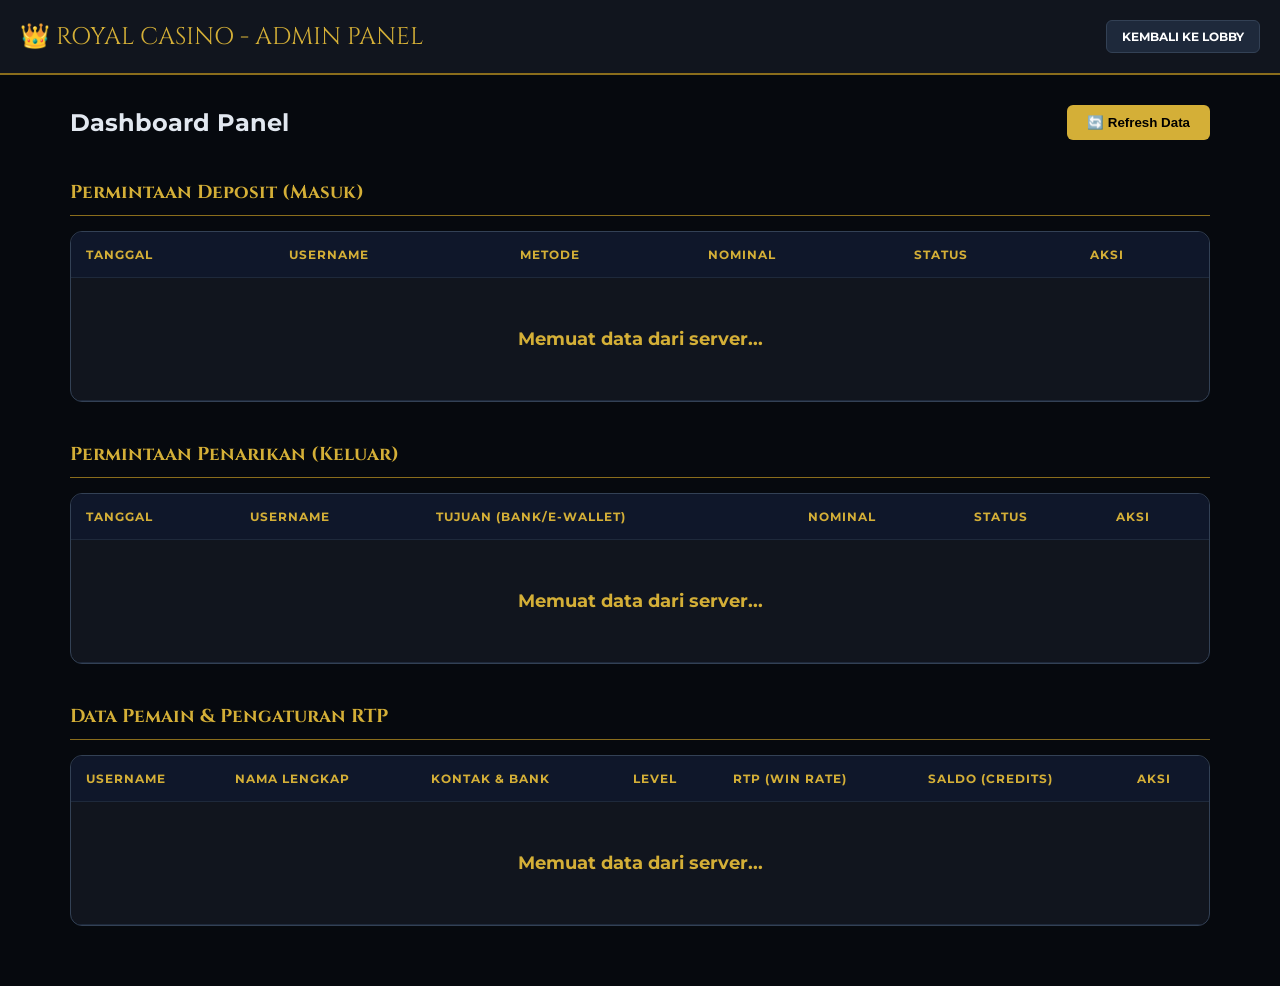
<file: admin.html>
<!DOCTYPE html>
<html lang="id">
<head>
<meta charset="UTF-8">
<meta name="viewport" content="width=device-width, initial-scale=1.0">
<title>Royal Casino - Admin Panel</title>
<link href="https://fonts.googleapis.com/css2?family=Cinzel:wght@600;800&family=Montserrat:wght@400;600;800&family=Orbitron:wght@500;700&display=swap" rel="stylesheet">
<style>
  :root {
    --bg-base: #06090e;
    --bg-panel: #11151e;
    --gold-main: #d4af37;
    --gold-dark: #8a6d1c;
    --text-light: #e2e8f0;
    --text-muted: #64748b;
    --danger: #ef4444;
    --success: #22c55e;
    --info: #3b82f6;
    --font-ui: 'Montserrat', sans-serif;
  }

  * { box-sizing: border-box; margin: 0; padding: 0; }

  body {
    background: #06090e;
    color: var(--text-light);
    font-family: var(--font-ui);
    min-height: 100vh;
    display: flex;
    flex-direction: column;
  }

  .admin-header {
    background: var(--bg-panel);
    border-bottom: 2px solid var(--gold-dark);
    padding: 20px;
    display: flex;
    justify-content: space-between;
    align-items: center;
  }

  .admin-title {
    font-family: 'Cinzel', serif;
    color: var(--gold-main);
    font-size: 24px;
  }

  .btn-back {
    background: #1e293b;
    color: white;
    border: 1px solid #334155;
    padding: 8px 15px;
    border-radius: 6px;
    cursor: pointer;
    font-weight: bold;
    text-decoration: none;
    font-size: 12px;
  }

  .container {
    padding: 30px;
    max-width: 1200px;
    margin: 0 auto;
    width: 100%;
  }

  .section-title {
    color: var(--gold-main);
    margin-bottom: 15px;
    font-family: 'Cinzel', serif;
    border-bottom: 1px solid var(--gold-dark);
    padding-bottom: 10px;
    margin-top: 40px;
  }

  .controls {
    display: flex;
    justify-content: space-between;
    margin-bottom: 20px;
    align-items: center;
  }

  .btn-refresh {
    background: var(--gold-main);
    color: #000;
    border: none;
    padding: 10px 20px;
    border-radius: 6px;
    font-weight: bold;
    cursor: pointer;
    transition: 0.3s;
  }
  
  .btn-refresh:hover { background: #facc15; }

  .table-container {
    background: var(--bg-panel);
    border: 1px solid #334155;
    border-radius: 12px;
    overflow-x: auto;
    margin-bottom: 30px;
  }

  table {
    width: 100%;
    border-collapse: collapse;
    text-align: left;
  }

  th, td {
    padding: 15px;
    border-bottom: 1px solid #1e293b;
  }

  th {
    background: #0f172a;
    color: var(--gold-main);
    font-size: 12px;
    text-transform: uppercase;
    letter-spacing: 1px;
  }

  td { font-size: 14px; }

  .balance-col {
    font-family: 'Orbitron', sans-serif;
    color: var(--success);
    font-weight: bold;
  }
  
  .wd-col {
    font-family: 'Orbitron', sans-serif;
    color: var(--danger);
    font-weight: bold;
  }

  .btn-edit { background: var(--info); color: white; border: none; padding: 6px 12px; border-radius: 4px; cursor: pointer; font-size: 11px; font-weight: bold; width: 100%; }
  .btn-edit-rtp { background: var(--gold-dark); color: white; border: none; padding: 6px 12px; border-radius: 4px; cursor: pointer; font-size: 11px; font-weight: bold; width: 100%; transition: 0.2s;}
  .btn-edit-rtp:hover { background: var(--gold-main); color: #000; }
  
  .btn-approve { background: var(--success); color: white; border: none; padding: 6px 12px; border-radius: 4px; cursor: pointer; font-size: 12px; font-weight: bold; margin-right: 5px;}
  .btn-reject { background: var(--danger); color: white; border: none; padding: 6px 12px; border-radius: 4px; cursor: pointer; font-size: 12px; font-weight: bold; }

  .badge-status { padding: 4px 8px; border-radius: 4px; font-size: 11px; font-weight: bold; }
  .badge-pending { background: #eab308; color: #000; }
  .badge-approved { background: var(--success); color: #fff; }
  .badge-rejected { background: var(--danger); color: #fff; }

  .loading {
    text-align: center;
    padding: 50px;
    color: var(--gold-main);
    font-size: 18px;
    font-weight: bold;
  }
</style>
</head>
<body>

  <header class="admin-header">
    <div class="admin-title">👑 ROYAL CASINO - ADMIN PANEL</div>
    <a href="index.html" class="btn-back">KEMBALI KE LOBBY</a>
  </header>

  <div class="container">
    <div class="controls">
      <h2>Dashboard Panel</h2>
      <button class="btn-refresh" onclick="loadData()" id="btnRefresh">🔄 Refresh Data</button>
    </div>

    <!-- TABEL 1: PERMINTAAN DEPOSIT -->
    <h3 class="section-title">Permintaan Deposit (Masuk)</h3>
    <div class="table-container">
      <table id="depositTable">
        <thead>
          <tr>
            <th>Tanggal</th>
            <th>Username</th>
            <th>Metode</th>
            <th>Nominal</th>
            <th>Status</th>
            <th>Aksi</th>
          </tr>
        </thead>
        <tbody id="depositTableBody">
          <tr><td colspan="6" class="loading">Memuat data dari server...</td></tr>
        </tbody>
      </table>
    </div>

    <!-- TABEL 2: PERMINTAAN WITHDRAWAL -->
    <h3 class="section-title">Permintaan Penarikan (Keluar)</h3>
    <div class="table-container">
      <table id="withdrawalTable">
        <thead>
          <tr>
            <th>Tanggal</th>
            <th>Username</th>
            <th>Tujuan (Bank/E-Wallet)</th>
            <th>Nominal</th>
            <th>Status</th>
            <th>Aksi</th>
          </tr>
        </thead>
        <tbody id="withdrawalTableBody">
          <tr><td colspan="6" class="loading">Memuat data dari server...</td></tr>
        </tbody>
      </table>
    </div>

    <!-- TABEL 3: DATA PEMAIN & RTP -->
    <h3 class="section-title">Data Pemain & Pengaturan RTP</h3>
    <div class="table-container">
      <table id="usersTable">
        <thead>
          <tr>
            <th>Username</th>
            <th>Nama Lengkap</th>
            <th>Kontak & Bank</th>
            <th>Level</th>
            <th>RTP (Win Rate)</th>
            <th>Saldo (Credits)</th>
            <th>Aksi</th>
          </tr>
        </thead>
        <tbody id="tableBody">
          <tr><td colspan="7" class="loading">Memuat data dari server...</td></tr>
        </tbody>
      </table>
    </div>
  </div>

<!-- MENGGUNAKAN TYPE MODULE -->
<script type="module">
    import { api } from './api.js';

    // 1. CEK OTORISASI
    const userJson = localStorage.getItem('currentUser');
    if (!userJson) {
      window.location.href = 'auth.html';
    } else {
      const user = JSON.parse(userJson);
      if (user.username !== 'admin_casino' && user.username !== 'admin') {
        alert('Akses Ditolak! Anda bukan admin.');
        window.location.href = 'index.html';
      }
    }

    let globalUsers = [];

    // 2. FUNGSI MEMUAT SEMUA DATA (Diekspor ke window agar bisa dipanggil dari HTML)
    window.loadData = async function() {
      const tbodyUsers = document.getElementById('tableBody');
      const tbodyDeposits = document.getElementById('depositTableBody');
      const tbodyWithdrawals = document.getElementById('withdrawalTableBody');
      const btnRefresh = document.getElementById('btnRefresh');
      
      btnRefresh.textContent = "Memuat...";
      btnRefresh.disabled = true;
      
      const data = await api.getAdminData();
      
      if (data) {
        globalUsers = data.users; // Simpan data user untuk reference
        
        // --- RENDER TABEL USER ---
        if (data.users.length > 0) {
          tbodyUsers.innerHTML = '';
          data.users.forEach((u) => {
            const rtpValue = u.winRate !== undefined ? parseFloat(u.winRate) : 15;
            let rtpColor = "var(--gold-light)";
            let borderRtp = "var(--gold-dark)";
            
            if (rtpValue === 100) { rtpColor = "#22c55e"; borderRtp = "#22c55e"; } 
            else if (rtpValue === 0) { rtpColor = "#ef4444"; borderRtp = "#ef4444"; }

            const rtpDisplay = u.winRate !== undefined ? `${rtpValue}%` : '15% (Def)';
            
            const tr = document.createElement('tr');
            tr.innerHTML = `
              <td><strong>${u.username}</strong></td>
              <td>${u.fullName || '-'}</td>
              <td>${u.phone || '-'}<br><span style="font-size:10px; color:gray;">${u.bank || '-'}</span></td>
              <td>Lvl ${u.level || 1}</td>
              <td>
                <span class="badge-status" style="background:#1e293b; color:${rtpColor}; border: 1px solid ${borderRtp};">
                  ${rtpDisplay}
                </span>
              </td>
              <td class="balance-col">${(u.balance || 0).toLocaleString()}</td>
              <td style="display:flex; flex-direction:column; gap:6px;">
                <!-- MENGIRIM DOC ID (u.id) ALIH-ALIH INDEX -->
                <button class="btn-edit" onclick="window.editBalance('${u.id}', '${u.username}', ${u.balance || 0})">Ubah Saldo</button>
                <button class="btn-edit-rtp" onclick="window.editWinRate('${u.id}', '${u.username}', ${rtpValue})">Set RTP</button>
              </td>
            `;
            tbodyUsers.appendChild(tr);
          });
        }

        // --- RENDER TABEL DEPOSIT ---
        if (data.deposits.length > 0) {
          tbodyDeposits.innerHTML = '';
          data.deposits.forEach((dep) => {
            let statusBadge = '';
            let actionButtons = '-';

            if (dep.status === 'pending') {
              statusBadge = '<span class="badge-status badge-pending">PENDING</span>';
              actionButtons = `
                <button class="btn-approve" onclick="window.processDeposit('${dep.id}', '${dep.username}', ${dep.amount}, 'approved')">Terima</button>
                <button class="btn-reject" onclick="window.processDeposit('${dep.id}', '${dep.username}', ${dep.amount}, 'rejected')">Tolak</button>
              `;
            } else if (dep.status === 'approved') {
              statusBadge = '<span class="badge-status badge-approved">BERHASIL</span>';
            } else {
              statusBadge = '<span class="badge-status badge-rejected">DITOLAK</span>';
            }

            const tr = document.createElement('tr');
            tr.innerHTML = `
              <td>${dep.date || '-'}</td>
              <td><strong>${dep.username}</strong></td>
              <td>${dep.method || 'QRIS'}</td>
              <td class="balance-col">+${parseInt(dep.amount).toLocaleString()}</td>
              <td>${statusBadge}</td>
              <td>${actionButtons}</td>
            `;
            tbodyDeposits.appendChild(tr);
          });
        } else {
          tbodyDeposits.innerHTML = '<tr><td colspan="6" style="text-align:center; padding: 20px;">Belum ada riwayat deposit.</td></tr>';
        }

        // --- RENDER TABEL WITHDRAWAL ---
        if (data.withdrawals.length > 0) {
          tbodyWithdrawals.innerHTML = '';
          data.withdrawals.forEach((wd) => {
            let statusBadge = '';
            let actionButtons = '-';

            if (wd.status === 'pending') {
              statusBadge = '<span class="badge-status badge-pending">PENDING</span>';
              actionButtons = `
                <button class="btn-approve" onclick="window.processWithdrawal('${wd.id}', '${wd.username}', ${wd.amount}, 'approved')">Kirim</button>
                <button class="btn-reject" onclick="window.processWithdrawal('${wd.id}', '${wd.username}', ${wd.amount}, 'rejected')">Tolak</button>
              `;
            } else if (wd.status === 'approved') {
              statusBadge = '<span class="badge-status badge-approved">TERKIRIM</span>';
            } else {
              statusBadge = '<span class="badge-status badge-rejected">DITOLAK</span>';
            }

            const tr = document.createElement('tr');
            tr.innerHTML = `
              <td>${wd.date || '-'}</td>
              <td><strong>${wd.username}</strong></td>
              <td>${wd.bankDetails || '-'}</td>
              <td class="wd-col">-${parseInt(wd.amount).toLocaleString()}</td>
              <td>${statusBadge}</td>
              <td>${actionButtons}</td>
            `;
            tbodyWithdrawals.appendChild(tr);
          });
        } else {
          tbodyWithdrawals.innerHTML = '<tr><td colspan="6" style="text-align:center; padding: 20px;">Belum ada riwayat penarikan.</td></tr>';
        }

      } else {
        tbodyUsers.innerHTML = '<tr><td colspan="7" style="text-align:center; color: red;">Gagal memuat data dari server.</td></tr>';
      }

      btnRefresh.textContent = "🔄 Refresh Data";
      btnRefresh.disabled = false;
    };

    // 3. FUNGSI PROSES DEPOSIT
    window.processDeposit = async function(docId, username, amount, action) {
      const confirmMsg = action === 'approved' 
        ? `Setujui deposit ${amount.toLocaleString()} untuk ${username}? Saldo akan bertambah otomatis.` 
        : `Tolak permintaan deposit dari ${username}?`;

      if (confirm(confirmMsg)) {
        document.getElementById('btnRefresh').textContent = "Menyimpan...";
        
        // Jika disetujui, update saldo user dulu
        if (action === 'approved') {
          const user = globalUsers.find(u => u.username === username);
          if (user) {
            const newBalance = parseInt(user.balance || 0) + parseInt(amount);
            await api.updateAdminUser(user.id, { balance: newBalance });
          } else {
            alert("Username tidak ditemukan di database pemain!");
            return window.loadData();
          }
        }

        // Update status di tabel deposits
        const result = await api.updateTransactionStatus('deposits', docId, action);
        if (result) {
          alert(`Deposit berhasil di-${action === 'approved' ? 'Setujui' : 'Tolak'}!`);
        } else {
          alert('Gagal mengubah status di server!');
        }
        window.loadData();
      }
    };

    // 4. FUNGSI PROSES WITHDRAWAL
    window.processWithdrawal = async function(docId, username, amount, action) {
      const confirmMsg = action === 'approved' 
        ? `Setujui penarikan ${amount.toLocaleString()} untuk ${username}? Saldo pemain akan otomatis dipotong.` 
        : `Tolak permintaan penarikan dari ${username}?`;

      if (confirm(confirmMsg)) {
        document.getElementById('btnRefresh').textContent = "Menyimpan...";
        
        if (action === 'approved') {
          const user = globalUsers.find(u => u.username === username);
          if (user) {
            const currentBalance = parseInt(user.balance || 0);
            if (currentBalance >= amount) {
              await api.updateAdminUser(user.id, { balance: currentBalance - amount });
            } else {
              alert(`Error: Saldo tidak cukup!\nSaldo: ${currentBalance.toLocaleString()}\nPermintaan WD: ${amount.toLocaleString()}`);
              return window.loadData();
            }
          } else {
            alert("Username tidak ditemukan di database!");
            return window.loadData();
          }
        }

        const result = await api.updateTransactionStatus('withdrawals', docId, action);
        if (result) {
          alert(`Penarikan berhasil di-${action === 'approved' ? 'Setujui' : 'Tolak'}!`);
        } else {
          alert('Gagal mengubah status di server!');
        }
        window.loadData();
      }
    };

    // 5. FUNGSI UBAH SALDO MANUAL
    window.editBalance = async function(userId, username, currentBalance) {
      const newBalanceStr = prompt(`Masukkan saldo baru untuk pemain ${username}:`, currentBalance);
      
      if (newBalanceStr !== null && newBalanceStr !== "") {
        const newBalance = parseInt(newBalanceStr);
        if (isNaN(newBalance)) return alert('Error: Masukkan angka yang valid!');

        if (confirm(`Yakin mengubah saldo ${username} dari ${currentBalance} menjadi ${newBalance}?`)) {
          document.getElementById('btnRefresh').textContent = "Menyimpan...";
          const result = await api.updateAdminUser(userId, { balance: newBalance });
          
          if (result) {
            alert('Saldo berhasil diubah!');
            window.loadData();
          } else {
            alert('Gagal menyimpan ke server!');
          }
        }
      }
    };

    // 6. FUNGSI UBAH TINGKAT KEMENANGAN (RTP)
    window.editWinRate = async function(userId, username, currentRtp) {
      const newRtpStr = prompt(`⚙️ ATUR TINGKAT KEMENANGAN (RTP) UNTUK: ${username}\n\nMasukkan Angka Persentase (0 - 100):`, currentRtp);
      
      if (newRtpStr !== null && newRtpStr !== "") {
        const newRtp = parseFloat(newRtpStr);
        
        if (isNaN(newRtp) || newRtp < 0 || newRtp > 100) {
          alert('GAGAL: Masukkan HANYA ANGKA BULAT antara 0 sampai 100!');
          return;
        }

        if (confirm(`Yakin mengatur Kemenangan (RTP) ${username} menjadi ${newRtp}%?`)) {
          document.getElementById('btnRefresh').textContent = "Menyimpan RTP...";
          const result = await api.updateAdminUser(userId, { winRate: newRtp });
          
          if (result) {
            alert('Berhasil! Pengaturan RTP masuk ke Database.');
            window.loadData();
          } else {
            alert('Gagal menyimpan ke server!');
          }
        }
      }
    };

    // Load data otomatis saat halaman dibuka
    window.onload = window.loadData;
</script>
</body>
</html>
</file>
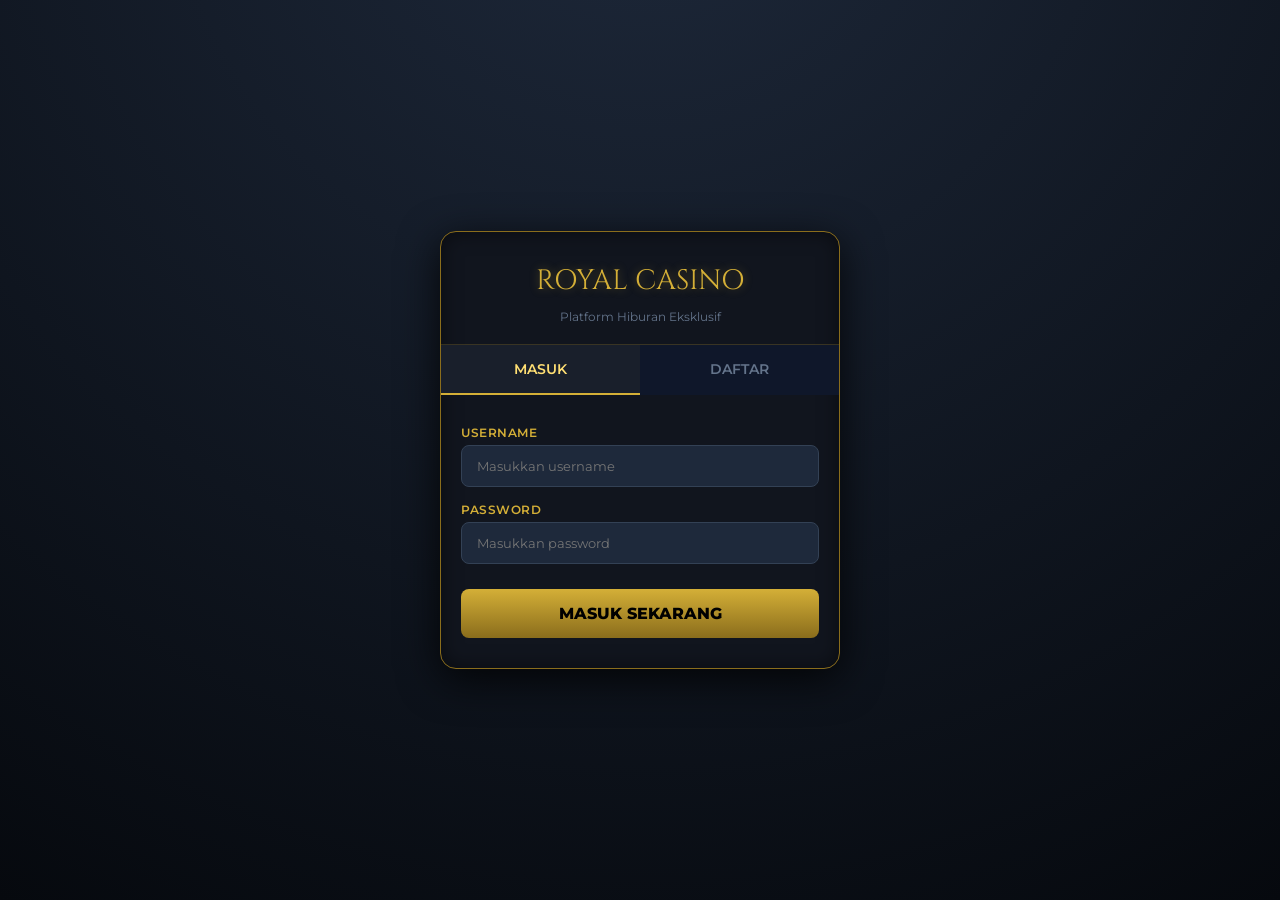
<file: auth.html>
<!DOCTYPE html>
<html lang="id">
<head>
<meta charset="UTF-8">
<meta name="viewport" content="width=device-width, initial-scale=1.0">
<title>Royal Casino - Autentikasi</title>
<link href="https://fonts.googleapis.com/css2?family=Cinzel:wght@600;800&family=Montserrat:wght@400;600;800&display=swap" rel="stylesheet">
<style>
  /* Variabel Tema Kasino */
  :root {
    --bg-base: #06090e;
    --bg-panel: #11151e;
    --gold-light: #ffdf73;
    --gold-main: #d4af37;
    --gold-dark: #8a6d1c;
    --text-light: #e2e8f0;
    --text-muted: #64748b;
    --danger: #ef4444;
    --success: #22c55e;
    --font-title: 'Cinzel', serif;
    --font-ui: 'Montserrat', sans-serif;
  }

  * { box-sizing: border-box; margin: 0; padding: 0; }

  body {
    background: radial-gradient(circle at 50% -20%, #1e293b 0%, var(--bg-base) 100%);
    color: var(--text-light);
    font-family: var(--font-ui);
    display: flex;
    justify-content: center;
    align-items: center;
    min-height: 100vh;
    padding: 20px;
  }

  .auth-container {
    background: var(--bg-panel);
    width: 100%;
    max-width: 400px;
    border-radius: 16px;
    border: 1px solid var(--gold-dark);
    box-shadow: 0 10px 40px rgba(0,0,0,0.8), inset 0 0 20px rgba(0,0,0,0.5);
    overflow: hidden;
    position: relative;
  }

  .auth-header {
    text-align: center;
    padding: 30px 20px 20px;
    border-bottom: 1px solid rgba(212, 175, 55, 0.2);
  }

  .auth-logo {
    font-family: var(--font-title);
    font-size: 28px;
    color: var(--gold-main);
    text-shadow: 0 0 10px rgba(212, 175, 55, 0.4);
    margin-bottom: 10px;
  }

  .auth-tabs {
    display: flex;
    background: #0f172a;
  }

  .tab-btn {
    flex: 1;
    padding: 15px 0;
    background: none;
    border: none;
    color: var(--text-muted);
    font-family: var(--font-ui);
    font-weight: 600;
    cursor: pointer;
    transition: 0.3s;
    text-transform: uppercase;
    font-size: 14px;
    border-bottom: 2px solid transparent;
  }

  .tab-btn.active {
    color: var(--gold-light);
    border-bottom: 2px solid var(--gold-main);
    background: rgba(212, 175, 55, 0.05);
  }

  .auth-body {
    padding: 30px 20px;
  }

  .auth-form {
    display: none;
    flex-direction: column;
    gap: 15px;
  }

  .auth-form.active {
    display: flex;
    animation: fadeIn 0.4s ease;
  }

  @keyframes fadeIn {
    from { opacity: 0; transform: translateY(10px); }
    to { opacity: 1; transform: translateY(0); }
  }

  .input-group {
    display: flex;
    flex-direction: column;
    gap: 5px;
  }

  .input-group label {
    font-size: 12px;
    color: var(--gold-main);
    font-weight: 600;
    letter-spacing: 0.5px;
  }

  .input-group input {
    background: #1e293b;
    border: 1px solid #334155;
    padding: 12px 15px;
    border-radius: 8px;
    color: white;
    font-family: var(--font-ui);
    outline: none;
    transition: 0.3s;
  }

  .input-group input:focus {
    border-color: var(--gold-main);
    box-shadow: 0 0 8px rgba(212, 175, 55, 0.3);
  }

  .btn-submit {
    background: linear-gradient(180deg, var(--gold-main), var(--gold-dark));
    color: #000;
    border: none;
    padding: 15px;
    border-radius: 8px;
    font-family: var(--font-ui);
    font-weight: 800;
    font-size: 16px;
    cursor: pointer;
    margin-top: 10px;
    transition: 0.2s;
    text-transform: uppercase;
  }

  .btn-submit:hover {
    transform: translateY(-2px);
    box-shadow: 0 4px 15px rgba(212, 175, 55, 0.4);
  }

  .btn-submit:disabled {
    background: #334155;
    color: #94a3b8;
    cursor: not-allowed;
    transform: none;
    box-shadow: none;
  }

  .alert {
    padding: 10px;
    border-radius: 6px;
    font-size: 13px;
    text-align: center;
    display: none;
    font-weight: 600;
  }

  .alert.error { background: rgba(239, 68, 68, 0.2); color: var(--danger); border: 1px solid var(--danger); display: block; }
  .alert.success { background: rgba(34, 197, 94, 0.2); color: var(--success); border: 1px solid var(--success); display: block; }

</style>
</head>
<body>

<div class="auth-container">
  <div class="auth-header">
    <div class="auth-logo">ROYAL CASINO</div>
    <p style="font-size: 12px; color: var(--text-muted);">Platform Hiburan Eksklusif</p>
  </div>

  <div class="auth-tabs">
    <button class="tab-btn active" onclick="switchTab('login')">Masuk</button>
    <button class="tab-btn" onclick="switchTab('register')">Daftar</button>
  </div>

  <div class="auth-body">
    <!-- FORM LOGIN -->
    <form id="loginForm" class="auth-form active">
      <div id="loginAlert" class="alert"></div>
      
      <div class="input-group">
        <label>USERNAME</label>
        <input type="text" id="loginUsername" required placeholder="Masukkan username">
      </div>
      <div class="input-group">
        <label>PASSWORD</label>
        <input type="password" id="loginPassword" required placeholder="Masukkan password">
      </div>
      
      <button type="submit" class="btn-submit" id="btnLogin">MASUK SEKARANG</button>
    </form>

    <!-- FORM REGISTER -->
    <form id="registerForm" class="auth-form">
      <div id="registerAlert" class="alert"></div>

      <div class="input-group">
        <label>NAMA LENGKAP</label>
        <input type="text" id="regFullName" required placeholder="Nama sesuai identitas">
      </div>
      <div class="input-group">
        <label>USERNAME</label>
        <input type="text" id="regUsername" required placeholder="Pilih username unik">
      </div>
      <div class="input-group">
        <label>EMAIL</label>
        <input type="email" id="regEmail" required placeholder="Email aktif">
      </div>
      <div class="input-group">
        <label>NOMOR HP</label>
        <input type="tel" id="regPhone" required placeholder="08xxxxxxxxxx">
      </div>
      <div class="input-group">
        <label>REKENING / E-WALLET</label>
        <input type="text" id="regBank" required placeholder="BCA 1234xxx / GoPay 08xx">
      </div>
      <div class="input-group">
        <label>PASSWORD</label>
        <input type="password" id="regPassword" required placeholder="Minimal 6 karakter">
      </div>
      
      <button type="submit" class="btn-submit" id="btnRegister">DAFTAR AKUN</button>
    </form>
  </div>
</div>

<!-- Hapus pemanggilan script lama: <script src="api.js"></script> -->
<script type="module">
  // Import fungsi api dari api.js yang baru
  import { api } from './api.js';

  // Cek jika user sudah login, langsung arahkan ke Lobby (index.html)
  if(localStorage.getItem('currentUser')) {
    window.location.href = 'index.html'; 
  }

  // Karena kita menggunakan type="module", fungsi harus didaftarkan ke objek window
  // agar bisa dipanggil dari atribut onclick="..." di elemen HTML
  window.switchTab = function(tab) {
    document.querySelectorAll('.tab-btn').forEach(btn => btn.classList.remove('active'));
    document.querySelectorAll('.auth-form').forEach(form => form.classList.remove('active'));
    
    if (tab === 'login') {
      document.querySelectorAll('.tab-btn')[0].classList.add('active');
      document.getElementById('loginForm').classList.add('active');
    } else {
      document.querySelectorAll('.tab-btn')[1].classList.add('active');
      document.getElementById('registerForm').classList.add('active');
    }
  };

  // Fungsi utilitas untuk menampilkan pesan peringatan
  function showAlert(elementId, message, type) {
    const el = document.getElementById(elementId);
    el.textContent = message;
    el.className = `alert ${type}`; // type = 'error' atau 'success'
  }

  // EVENT LISTENER: PROSES LOGIN
  document.getElementById('loginForm').addEventListener('submit', async (e) => {
    e.preventDefault();
    const btn = document.getElementById('btnLogin');
    btn.disabled = true;
    btn.textContent = "MEMPROSES...";
    
    const user = document.getElementById('loginUsername').value;
    const pass = document.getElementById('loginPassword').value;

    // Memanggil fungsi login dari api.js
    const result = await api.login(user, pass);

    if (result.success) {
      showAlert('loginAlert', 'Login Berhasil! Mengalihkan...', 'success');
      setTimeout(() => { window.location.href = 'index.html'; }, 1000); // Arahkan ke Lobby
    } else {
      showAlert('loginAlert', result.message, 'error');
      btn.disabled = false;
      btn.textContent = "MASUK SEKARANG";
    }
  });

  // EVENT LISTENER: PROSES REGISTER
  document.getElementById('registerForm').addEventListener('submit', async (e) => {
    e.preventDefault();
    const btn = document.getElementById('btnRegister');
    
    // Validasi sederhana
    const password = document.getElementById('regPassword').value;
    if(password.length < 6) {
      return showAlert('registerAlert', 'Password minimal 6 karakter!', 'error');
    }

    btn.disabled = true;
    btn.textContent = "MENDAFTARKAN...";

    const newUserObj = {
      fullName: document.getElementById('regFullName').value,
      username: document.getElementById('regUsername').value,
      email: document.getElementById('regEmail').value,
      phone: document.getElementById('regPhone').value,
      bank: document.getElementById('regBank').value,
      password: password
    };

    // Memanggil fungsi register dari api.js
    const result = await api.register(newUserObj);

    if (result.success) {
      showAlert('registerAlert', 'Pendaftaran sukses! Silakan login.', 'success');
      // Bersihkan form
      document.getElementById('registerForm').reset();
      // Pindah ke tab login
      setTimeout(() => {
        window.switchTab('login');
        document.getElementById('loginUsername').value = newUserObj.username;
      }, 1500);
    } else {
      showAlert('registerAlert', result.message, 'error');
    }
    
    btn.disabled = false;
    btn.textContent = "DAFTAR AKUN";
  });
</script>
</body>
</html>
</file>
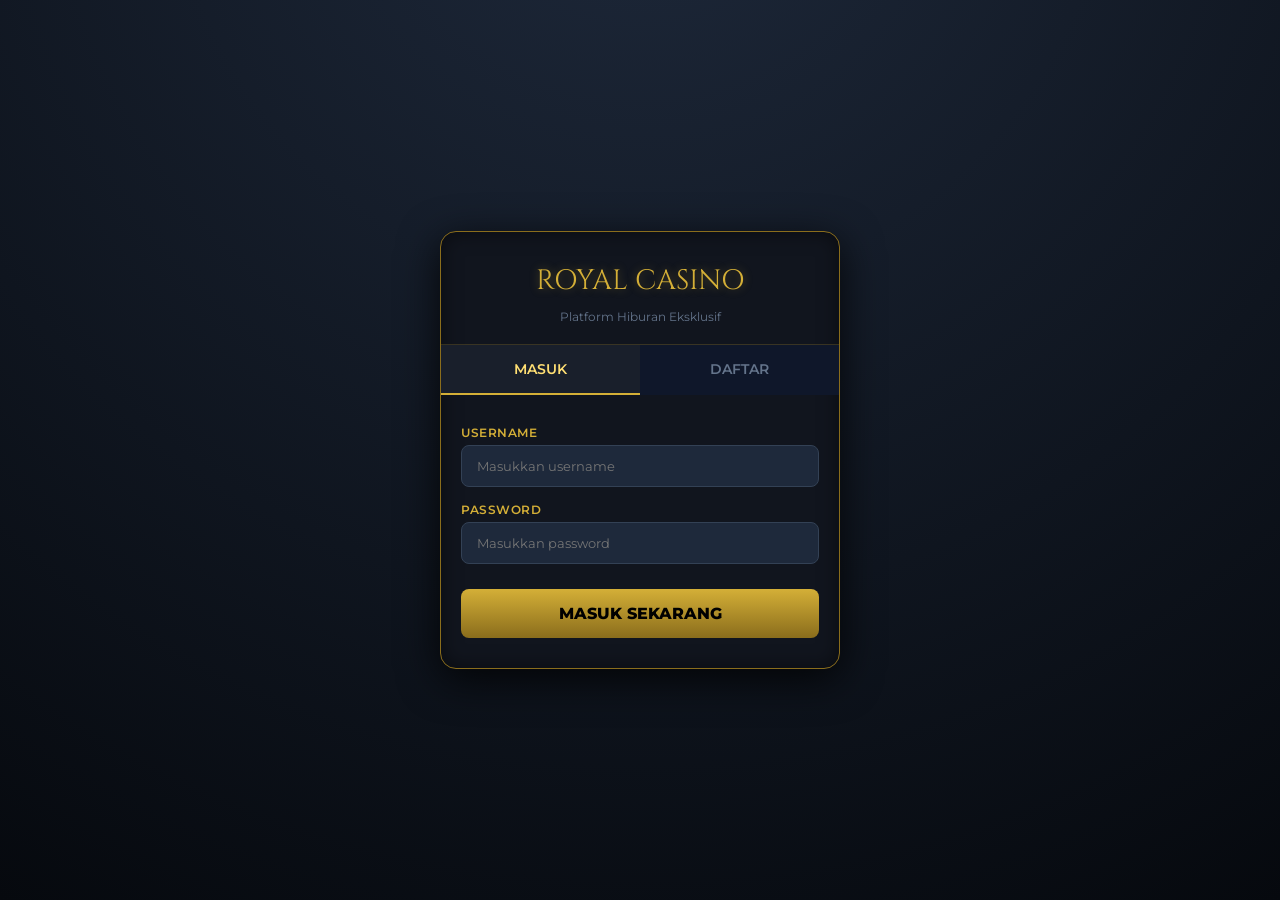
<file: crash.html>
<!DOCTYPE html>
<html lang="id">
<head>
<meta charset="UTF-8">
<meta name="viewport" content="width=device-width, initial-scale=1.0, maximum-scale=1.0, user-scalable=no, viewport-fit=cover">
<title>Crash X - Royal Casino</title>
<link href="https://fonts.googleapis.com/css2?family=Cinzel:wght@600;700;800&family=Montserrat:wght@400;500;600;700;800&family=Orbitron:wght@500;700;900&display=swap" rel="stylesheet">
<style>
  /* =========================================
     CSS VARIABLES - TEMA KASINO PROFESIONAL
     ========================================= */
  :root {
    --bg-base: #06090e;
    --bg-panel: #11151e;
    --gold-light: #ffdf73;
    --gold-main: #d4af37;
    --gold-dark: #8a6d1c;
    --neon-blue: #00e5ff;
    --neon-blue-glow: rgba(0, 229, 255, 0.5);
    --neon-pink: #ff007f;
    --neon-pink-glow: rgba(255, 0, 127, 0.5);
    --text-light: #e2e8f0;
    --text-muted: #64748b;
    --danger: #ef4444;
    --danger-glow: rgba(239, 68, 68, 0.5);
    --success: #22c55e;
    
    --font-title: 'Cinzel', serif;
    --font-ui: 'Montserrat', sans-serif;
    --font-digital: 'Orbitron', sans-serif;
  }

  * { box-sizing: border-box; margin: 0; padding: 0; -webkit-tap-highlight-color: transparent; user-select: none; }

  html, body {
    background: radial-gradient(circle at 50% -20%, #1e293b 0%, var(--bg-base) 100%);
    color: var(--text-light);
    font-family: var(--font-ui);
    height: 100dvh;
    overflow: hidden;
    display: flex;
    justify-content: center;
    align-items: center;
  }

  /* Desktop/Mobile Flexible Wrapper */
  #app-wrapper {
    width: 100%;
    max-width: 480px;
    height: 100%;
    max-height: 100dvh;
    background: var(--bg-base);
    display: flex;
    flex-direction: column;
    position: relative;
    box-shadow: 0 0 50px rgba(0,0,0,0.9);
    overflow: hidden;
    border-left: 1px solid rgba(212, 175, 55, 0.1);
    border-right: 1px solid rgba(212, 175, 55, 0.1);
  }

  ::-webkit-scrollbar { display: none; }

  /* =========================================
     TOP BAR
     ========================================= */
  .top-bar {
    background: linear-gradient(180deg, rgba(17,21,30,0.95), rgba(17,21,30,0.6));
    backdrop-filter: blur(10px);
    border-bottom: 1px solid rgba(212, 175, 55, 0.3);
    padding: calc(12px + env(safe-area-inset-top)) 16px 12px; 
    display: flex; justify-content: space-between; align-items: center;
    z-index: 100; flex-shrink: 0;
  }
  
  .btn-back { 
    background: transparent; border: 1px solid var(--danger); color: var(--danger); 
    padding: 6px 12px; border-radius: 6px; font-weight: 800; font-size: 10px; cursor: pointer; 
    text-transform: uppercase; transition: all 0.2s ease; display: flex; align-items: center; justify-content: center;
    font-family: var(--font-ui); box-shadow: 0 0 10px rgba(239, 68, 68, 0.2);
  }
  .btn-back:hover, .btn-back:active { background: var(--danger); color: #fff; }

  .stats-group { display: flex; gap: 14px; align-items: center; }
  .stat-box { text-align: right; display: flex; flex-direction: column; align-items: flex-end; }
  .stat-title { font-size: 9px; color: var(--text-muted); font-weight: 700; letter-spacing: 1px; text-transform: uppercase; }
  .stat-amount { font-family: var(--font-digital); font-size: 16px; color: var(--gold-light); font-weight: bold; text-shadow: 0 0 10px rgba(255, 223, 115, 0.4); transition: transform 0.15s;}
  .stat-amount.best { color: var(--neon-blue); text-shadow: 0 0 10px var(--neon-blue-glow); }
  .stat-amount.bump { animation: bumpNum 0.35s ease; }
  @keyframes bumpNum { 0% { transform: scale(1); } 50% { transform: scale(1.25); color: #fff;} 100% { transform: scale(1); } }

  .icon-btn {
    background: var(--bg-panel); border: 1px solid rgba(212, 175, 55, 0.3); color: var(--gold-light);
    width: 36px; height: 36px; border-radius: 8px; font-size: 16px; cursor: pointer;
    display: flex; align-items: center; justify-content: center; transition: 0.2s;
  }
  .icon-btn:active { background: var(--gold-dark); color: #fff; }
  .icon-btn.muted { opacity: 0.5; border-color: var(--text-muted); color: var(--text-muted); }

  /* =========================================
     ROUND HISTORY STRIP
     ========================================= */
  .history-strip {
    display: flex; gap: 8px; padding: 10px 16px; overflow-x: auto; flex-shrink: 0;
    background: linear-gradient(180deg, rgba(6, 9, 14, 0.8) 0%, transparent 100%);
    scroll-behavior: smooth; z-index: 90; position: absolute; width: 100%; top: calc(60px + env(safe-area-inset-top));
  }
  .hist-pill {
    font-family: var(--font-digital); font-size: 11px; font-weight: 700; padding: 4px 10px;
    border-radius: 6px; white-space: nowrap; flex-shrink: 0; background: var(--bg-panel);
    animation: pillIn 0.3s cubic-bezier(0.175, 0.885, 0.32, 1.275);
  }
  @keyframes pillIn { from { opacity: 0; transform: translateX(-15px) scale(0.8); } to { opacity: 1; transform: translateX(0) scale(1); } }
  .hist-low { color: var(--text-muted); border: 1px solid #334155; }
  .hist-mid { color: var(--neon-blue); border: 1px solid var(--neon-blue); box-shadow: 0 0 10px var(--neon-blue-glow); }
  .hist-high { color: var(--neon-pink); border: 1px solid var(--neon-pink); box-shadow: 0 0 10px var(--neon-pink-glow); }
  .hist-epic { color: var(--gold-light); border: 1px solid var(--gold-main); box-shadow: 0 0 15px rgba(212, 175, 55, 0.5); background: rgba(212, 175, 55, 0.1);}
  .hist-placeholder { color: var(--text-muted); font-size: 10px; padding: 4px 0; font-style: italic;}

  /* =========================================
     CHART AREA
     ========================================= */
  .chart-container {
    flex: 1; position: relative; display: flex; justify-content: center; align-items: center;
    background: radial-gradient(circle at center, #0f1522 0%, var(--bg-base) 100%);
    overflow: hidden;
  }

  #starCanvas { position: absolute; inset: 0; width: 100%; height: 100%; z-index: 1; opacity: 0.8; }

  .grid-overlay {
    position: absolute; inset: 0; z-index: 2; opacity: 0.04;
    background-image: 
      linear-gradient(var(--gold-main) 1px, transparent 1px),
      linear-gradient(90deg, var(--gold-main) 1px, transparent 1px);
    background-size: 40px 40px; background-position: center bottom;
  }

  #crashCanvas { position: absolute; inset: 0; width: 100%; height: 100%; z-index: 5; }

  .flash-overlay {
    position: absolute; inset: 0; z-index: 6; background: var(--danger); opacity: 0; pointer-events: none;
  }
  .flash-overlay.hit { animation: flashHit 0.5s ease-out; }
  @keyframes flashHit { 0% { opacity: 0.5; } 100% { opacity: 0; } }

  .multiplier-display { position: relative; z-index: 10; text-align: center; margin-bottom: 20px; }
  .multiplier-text {
    font-family: var(--font-digital); font-size: clamp(4rem, 16vw, 6.5rem);
    font-weight: 900; transition: all 0.3s;
    text-shadow: 0 10px 40px rgba(0,0,0,0.9);
    letter-spacing: -2px;
  }

  /* Text Tiers */
  .mult-tier-1 { color: #fff; }
  .mult-tier-2 { color: var(--neon-blue); text-shadow: 0 0 40px var(--neon-blue-glow); }
  .mult-tier-3 { color: var(--neon-pink); text-shadow: 0 0 50px var(--neon-pink-glow); }
  .mult-tier-4 { color: var(--gold-light); text-shadow: 0 0 60px rgba(212, 175, 55, 0.8); }
  .crashed-text { color: var(--danger); text-shadow: 0 0 40px var(--danger-glow); animation: shakeScreen 0.4s cubic-bezier(.36,.07,.19,.97) both; }

  .status-text {
    font-family: var(--font-title); font-size: 13px; color: var(--text-muted);
    letter-spacing: 2px; margin-top: 10px; text-transform: uppercase; font-weight: 800;
  }

  @keyframes shakeScreen {
    0%, 100% { transform: translate(0, 0) rotate(0deg); }
    20% { transform: translate(-10px, 5px) rotate(-1deg); }
    40% { transform: translate(8px, -8px) rotate(1deg); }
    60% { transform: translate(-8px, 10px) rotate(0deg); }
    80% { transform: translate(10px, -5px) rotate(-1deg); }
  }

  /* Badges */
  .badge-container {
    position: absolute; top: 120px; width: 100%; display: flex; justify-content: space-between; padding: 0 16px; z-index: 15; pointer-events: none;
  }
  .countdown-badge {
    position: absolute; left: 50%; transform: translateX(-50%);
    background: rgba(212, 175, 55, 0.15); border: 1px solid var(--gold-main);
    color: var(--gold-light); font-family: var(--font-digital); font-size: 13px; font-weight: bold;
    padding: 6px 18px; border-radius: 30px; opacity: 0; transition: opacity 0.3s;
    backdrop-filter: blur(4px); box-shadow: 0 0 15px rgba(212, 175, 55, 0.3);
  }
  .countdown-badge.show { opacity: 1; }

  .side-badge {
    font-family: var(--font-digital); font-size: 10px; padding: 5px 10px; border-radius: 6px;
    opacity: 0; transition: opacity 0.3s; display: flex; align-items: center; letter-spacing: 0.5px;
  }
  .side-badge.show { opacity: 1; }
  
  .streak-badge.win { background: rgba(34, 197, 94, 0.15); border: 1px solid var(--success); color: var(--success); }
  .streak-badge.loss { background: rgba(239, 68, 68, 0.15); border: 1px solid var(--danger); color: var(--danger); }
  .auto-badge { background: rgba(212, 175, 55, 0.15); border: 1px solid var(--gold-main); color: var(--gold-light); }

  /* =========================================
     CONTROL CONSOLE
     ========================================= */
  .control-console {
    background: var(--bg-panel);
    padding: 16px 16px calc(16px + env(safe-area-inset-bottom));
    position: relative; z-index: 20; 
    border-top: 2px solid var(--gold-dark);
    border-radius: 24px 24px 0 0;
    box-shadow: 0 -10px 40px rgba(0,0,0,0.8);
    flex-shrink: 0; display: flex; flex-direction: column; gap: 14px;
  }

  .tab-switch {
    display: flex; background: #06090e; border-radius: 8px; padding: 4px; border: 1px solid #1e293b;
  }
  .tab-btn {
    flex: 1; padding: 10px 0; text-align: center; font-size: 11px; font-weight: 800;
    color: var(--text-muted); background: transparent; border: none; border-radius: 6px; cursor: pointer; transition: 0.3s;
    font-family: var(--font-ui); text-transform: uppercase; letter-spacing: 1px;
  }
  .tab-btn.active { background: linear-gradient(180deg, var(--gold-main), var(--gold-dark)); color: #000; box-shadow: 0 4px 10px rgba(0,0,0,0.4);}

  .auto-row {
    display: none; align-items: center; justify-content: space-between; gap: 12px;
    background: #06090e; border: 1px solid #1e293b; border-radius: 12px; padding: 12px 16px;
  }
  .auto-row.show { display: flex; animation: fadeIn 0.3s ease; }
  @keyframes fadeIn { from{opacity:0; transform:translateY(-5px);} to{opacity:1; transform:translateY(0);} }
  
  .auto-target-group { display: flex; align-items: center; gap: 10px; flex: 1; }
  .auto-target-group label { font-size: 10px; color: var(--text-muted); font-weight: 800; text-transform: uppercase; letter-spacing: 0.5px;}
  .auto-target-group input {
    background: #11151e; border: 1px solid var(--gold-dark); color: var(--gold-light); border-radius: 8px;
    padding: 8px 12px; font-family: var(--font-digital); font-size: 16px; width: 85px; text-align: center;
    transition: 0.3s; outline: none; font-weight: bold;
  }
  .auto-target-group input:focus { border-color: var(--gold-main); box-shadow: 0 0 10px rgba(212, 175, 55, 0.4); }
  
  .auto-toggle {
    width: 48px; height: 26px; border-radius: 15px; background: #1e293b; position: relative; cursor: pointer;
    border: 1px solid #334155; transition: 0.3s;
  }
  .auto-toggle.on { background: rgba(34, 197, 94, 0.2); border-color: var(--success); }
  .auto-toggle::after {
    content: ''; position: absolute; top: 2px; left: 3px; width: 20px; height: 20px; border-radius: 50%;
    background: var(--text-muted); transition: 0.3s cubic-bezier(0.175, 0.885, 0.32, 1.275);
  }
  .auto-toggle.on::after { transform: translateX(20px); background: var(--success); box-shadow: 0 0 10px rgba(34, 197, 94, 0.5);}

  .bet-control-grid { display: flex; flex-direction: column; gap: 12px; }
  
  .bet-input-row { display: flex; gap: 10px; height: 50px; }
  .bet-btn-ctrl {
    width: 50px; background: #1e293b; border: 1px solid #334155; color: #fff;
    border-radius: 12px; font-size: 16px; font-weight: 800; display: flex; align-items: center; justify-content: center; 
    cursor: pointer; transition: 0.15s; flex-shrink: 0;
  }
  .bet-btn-ctrl:active { transform: scale(0.92); background: var(--gold-dark); border-color: var(--gold-main); }
  .bet-btn-ctrl:disabled { opacity: 0.3; pointer-events: none; }
  
  .bet-display-box {
    flex: 1; background: #000; border-radius: 12px; border: 1px solid var(--gold-dark);
    display: flex; flex-direction: column; align-items: center; justify-content: center;
    box-shadow: inset 0 0 15px rgba(0,0,0,0.8);
  }
  .bet-display-label { font-size: 9px; color: var(--gold-main); font-weight: 800; text-transform: uppercase; margin-bottom: 2px; letter-spacing: 1px;}
  .bet-display-val { font-family: var(--font-digital); font-size: 18px; color: #fff; font-weight: bold; letter-spacing: 1px;}

  .chip-selector { display: flex; justify-content: space-between; gap: 6px; }
  .chip-btn {
    flex: 1; padding: 10px 0; border-radius: 8px; border: 1px solid #334155;
    background: #06090e; color: var(--text-muted); font-family: var(--font-digital); 
    font-size: 11px; font-weight: bold; cursor: pointer; transition: 0.2s;
  }
  .chip-btn:active { transform: scale(0.9); }
  .chip-btn.active { background: rgba(212, 175, 55, 0.15); border-color: var(--gold-main); color: var(--gold-light); }
  .chip-btn:disabled { opacity: 0.3; pointer-events: none; }
  .chip-btn.chip-max { color: var(--neon-pink); border-color: rgba(255, 0, 127, 0.3); }
  .chip-btn.chip-max.active { background: rgba(255, 0, 127, 0.15); border-color: var(--neon-pink); box-shadow: 0 0 10px var(--neon-pink-glow);}

  .btn-action-main {
    width: 100%; border: none; padding: 16px; border-radius: 12px; font-family: var(--font-ui); font-weight: 800; 
    font-size: 16px; cursor: pointer; text-transform: uppercase; letter-spacing: 1.5px;
    transition: all 0.2s; display: flex; flex-direction: column; align-items: center; justify-content: center; line-height: 1.3;
    position: relative; overflow: hidden; color: #000; box-shadow: 0 8px 25px rgba(0,0,0,0.5);
  }
  .btn-action-main:active { transform: translateY(2px); box-shadow: 0 4px 10px rgba(0,0,0,0.5); }

  .btn-bet { 
    background: linear-gradient(180deg, var(--gold-main), var(--gold-dark)); 
  }
  .btn-cashout { 
    background: linear-gradient(180deg, var(--neon-pink), #c2005a); color: #fff;
    animation: pulseCashout 1s infinite alternate; 
    border: 1px solid #ff4da6;
  }
  .btn-disabled { 
    background: #1e293b !important; color: #64748b !important; 
    border: 1px solid #334155; pointer-events: none; box-shadow: none !important;
  }
  .btn-success { 
    background: linear-gradient(180deg, var(--success), #16a34a); color: #fff; pointer-events: none; border: 1px solid #4ade80;
    box-shadow: 0 0 30px rgba(34, 197, 94, 0.5);
  }
  .btn-auto-armed { 
    background: rgba(212, 175, 55, 0.1); color: var(--gold-light); border: 1px dashed var(--gold-main); 
    pointer-events: none; box-shadow: none;
  }

  .cashout-profit { font-family: var(--font-digital); font-size: 14px; opacity: 0.9; margin-top: 4px; font-weight: bold; }

  @keyframes pulseCashout {
    0% { transform: scale(1); box-shadow: 0 0 15px var(--neon-pink-glow); }
    100% { transform: scale(1.02); box-shadow: 0 0 35px rgba(255, 0, 127, 0.8); }
  }

  canvas.confetti { position: absolute; inset: 0; pointer-events: none; z-index: 9999; }

  /* =========================================
     MODALS & TOAST
     ========================================= */
  .toast {
    position: absolute; top: 90px; left: 50%; transform: translateX(-50%) translateY(-20px);
    background: #000; border: 2px solid var(--gold-dark); color: var(--gold-light);
    padding: 12px 24px; border-radius: 8px; font-size: 12px; font-weight: 700; z-index: 500;
    opacity: 0; transition: 0.4s cubic-bezier(0.175, 0.885, 0.32, 1.275); pointer-events: none; 
    text-align: center; white-space: nowrap; box-shadow: 0 15px 30px rgba(0,0,0,0.8);
  }
  .toast.show { opacity: 1; transform: translateX(-50%) translateY(0); }

  .modal-overlay {
    position: absolute; inset: 0; background: rgba(0,0,0,0.9); backdrop-filter: blur(5px);
    display: flex; justify-content: center; align-items: center; z-index: 3000;
    opacity: 0; pointer-events: none; transition: 0.3s; padding: 20px;
  }
  .modal-overlay.show { opacity: 1; pointer-events: auto; }
  
  .modal-box {
    background: var(--bg-panel); border: 2px solid var(--gold-main); border-radius: 16px;
    padding: 24px; width: 100%; max-width: 380px; position: relative;
    box-shadow: 0 30px 60px rgba(0,0,0,0.9), inset 0 0 20px rgba(0,0,0,0.5); 
    transform: translateY(20px); transition: 0.3s;
  }
  .modal-overlay.show .modal-box { transform: translateY(0); }
  
  .modal-box h2 { font-family: var(--font-title); font-size: 20px; color: var(--gold-light); text-align: center; margin-bottom: 20px; letter-spacing: 1px;}
  .btn-close-modal {
    position: absolute; top: 12px; right: 12px; background: transparent; border: none;
    color: var(--text-muted); width: 32px; height: 32px; font-size: 24px; cursor: pointer; display: flex; align-items: center; justify-content: center;
    transition: 0.2s; line-height: 1;
  }
  .btn-close-modal:hover { color: var(--danger); }

  .stat-grid { display: grid; grid-template-columns: 1fr 1fr; gap: 10px; margin-bottom: 16px; }
  .stat-tile { background: #000; border: 1px solid #333; border-radius: 8px; padding: 12px 10px; text-align: center; }
  .stat-tile-label { font-size: 9px; color: var(--text-muted); text-transform: uppercase; font-weight: 700; margin-bottom: 6px; letter-spacing: 0.5px;}
  .stat-tile-val { font-family: var(--font-digital); font-size: 16px; color: var(--gold-light); font-weight: bold; }
  .stat-tile-val.pos { color: var(--success); }
  .stat-tile-val.neg { color: var(--danger); }

  .how-to-list { font-size: 12px; color: var(--text-muted); line-height: 1.7; padding-left: 20px; margin-bottom: 20px; }
  .how-to-list li { margin-bottom: 10px; }
  .how-to-list b { color: var(--gold-light); }

  .btn-modal-action {
    width: 100%; background: linear-gradient(180deg, var(--gold-main), var(--gold-dark)); color: #000; border: none;
    padding: 12px; border-radius: 8px; font-weight: 800; font-size: 13px; cursor: pointer; transition: 0.2s; font-family: var(--font-ui);
  }
  .btn-modal-action:active { transform: scale(0.98); }
</style>
</head>
<body>

<div id="app-wrapper">
  <canvas id="confettiCanvas" class="confetti"></canvas>

  <!-- TOP BAR -->
  <header class="top-bar">
    <button class="btn-back" id="btnExit" onclick="saveAndExit()">◀ KEMBALI</button>
    <div class="stats-group">
      <div class="stat-box">
        <div class="stat-title">TERBAIK</div>
        <div class="stat-amount best" id="displayBest">—</div>
      </div>
      <div class="stat-box">
        <div class="stat-title">CREDITS</div>
        <div class="stat-amount" id="displayBalance">0</div>
      </div>
      <button class="icon-btn" id="btnSound" onclick="toggleSound()" title="Suara">🔊</button>
      <button class="icon-btn" onclick="openStatsModal()" title="Statistik">📊</button>
      <button class="icon-btn" onclick="openHelpModal()" title="Cara Main">❓</button>
    </div>
  </header>

  <!-- HISTORY STRIP -->
  <div class="history-strip" id="historyStrip">
    <span class="hist-placeholder">Menunggu peluncuran...</span>
  </div>

  <!-- CHART -->
  <main class="chart-container" id="chartArea">
    <canvas id="starCanvas"></canvas>
    <div class="grid-overlay"></div>
    <canvas id="crashCanvas"></canvas>
    <div class="flash-overlay" id="flashOverlay"></div>

    <div class="badge-container">
      <div class="side-badge streak-badge" id="streakBadge">—</div>
      <div class="side-badge auto-badge" id="autoBadge">AUTO ON</div>
    </div>
    
    <div class="countdown-badge" id="countdownBadge">BERSIAP...</div>

    <div class="multiplier-display">
      <div class="multiplier-text mult-tier-1" id="multText">1.00x</div>
      <div class="status-text" id="statusText">SIAPKAN PELUNCURAN</div>
    </div>
  </main>

  <!-- CONTROLS -->
  <footer class="control-console">
    <div class="tab-switch">
      <button class="tab-btn active" id="tabManual" onclick="switchMode('manual')">MANUAL</button>
      <button class="tab-btn" id="tabAuto" onclick="switchMode('auto')">AUTO CASHOUT</button>
    </div>

    <div class="auto-row" id="autoRow">
      <div class="auto-target-group">
        <label>TARGET:</label>
        <input type="number" id="autoTarget" value="2.00" min="1.01" step="0.01" inputmode="decimal">
        <span style="font-family: var(--font-digital); font-size: 14px; color: var(--text-muted);">x</span>
      </div>
      <div class="auto-toggle" id="autoToggle" onclick="toggleAuto()"></div>
    </div>

    <div class="bet-control-grid">
      <div class="bet-input-row">
        <button class="bet-btn-ctrl" id="btnHalf" onclick="adjustBet(0.5)">/2</button>
        <div class="bet-display-box">
          <span class="bet-display-label">JUMLAH TARUHAN</span>
          <span class="bet-display-val" id="betDisplay">100</span>
        </div>
        <button class="bet-btn-ctrl" id="btnDouble" onclick="adjustBet(2)">x2</button>
      </div>

      <div class="chip-selector">
        <button class="chip-btn active" onclick="setBetAmount(100, this)">100</button>
        <button class="chip-btn" onclick="setBetAmount(1000, this)">1K</button>
        <button class="chip-btn" onclick="setBetAmount(5000, this)">5K</button>
        <button class="chip-btn" onclick="setBetAmount(10000, this)">10K</button>
        <button class="chip-btn" onclick="setBetAmount(50000, this)">50K</button>
        <button class="chip-btn chip-max" onclick="setMaxBet(this)">MAX</button>
      </div>
    </div>

    <button class="btn-action-main btn-bet" id="mainBtn" onclick="handleAction()">
      MULAI TARUHAN
    </button>
  </footer>

  <div class="toast" id="toast"></div>
  
  <!-- STATS MODAL -->
  <div class="modal-overlay" id="statsModal">
    <div class="modal-box">
      <button class="btn-close-modal" onclick="closeStatsModal()">×</button>
      <h2>STATISTIK PEMAIN</h2>
      <div class="stat-grid">
        <div class="stat-tile">
          <div class="stat-tile-label">Total Main</div>
          <div class="stat-tile-val" id="statGames">0</div>
        </div>
        <div class="stat-tile">
          <div class="stat-tile-label">Menang</div>
          <div class="stat-tile-val pos" id="statWins">0</div>
        </div>
        <div class="stat-tile">
          <div class="stat-tile-label">Kalah</div>
          <div class="stat-tile-val neg" id="statLosses">0</div>
        </div>
        <div class="stat-tile">
          <div class="stat-tile-label">Win Rate</div>
          <div class="stat-tile-val" id="statWinRate">0%</div>
        </div>
        <div class="stat-tile">
          <div class="stat-tile-label">Multiplier Max</div>
          <div class="stat-tile-val" id="statBest">—</div>
        </div>
        <div class="stat-tile">
          <div class="stat-tile-label">Streak Terbaik</div>
          <div class="stat-tile-val" id="statStreak">0</div>
        </div>
      </div>
    </div>
  </div>

  <!-- HELP MODAL -->
  <div class="modal-overlay" id="helpModal">
    <div class="modal-box">
      <button class="btn-close-modal" onclick="closeHelpModal()">×</button>
      <h2>CARA BERMAIN</h2>
      <ol class="how-to-list">
        <li>Pilih jumlah taruhan, lalu tekan <b>MULAI TARUHAN</b> sebelum waktu habis.</li>
        <li>Perhatikan grafik Multiplier yang terus naik. Tekan <b>AMBIL SEKARANG</b> untuk mengamankan kemenangan.</li>
        <li>Jangan serakah! Jika roket meledak sebelum ditarik, taruhan hangus.</li>
        <li>Gunakan <b>Auto Cashout</b> untuk penarikan otomatis saat mencapai target multiplier.</li>
      </ol>
      <button class="btn-modal-action" onclick="closeHelpModal()">SAYA MENGERTI</button>
    </div>
  </div>

</div> <!-- End App Wrapper -->

<script src="api.js"></script>
<script>
/**
 * ==============================================================
 * 1. AUTH, SETUP & API INTEGRATION
 * ==============================================================
 */
const userJson = localStorage.getItem('currentUser');
if (!userJson) window.location.href = 'auth.html';
let currentUser = JSON.parse(userJson);
let playerWinRate = 0.15; 
const MIN_BET = 100;

const BEST_KEY = 'crash_best_' + currentUser.username;
const STATS_KEY = 'crash_stats_' + currentUser.username;
const SOUND_KEY = 'crash_sound';

let bestMultiplier = parseFloat(localStorage.getItem(BEST_KEY)) || 0;
let stats = JSON.parse(localStorage.getItem(STATS_KEY) || 'null') || { games: 0, wins: 0, losses: 0, longestStreak: 0 };
let currentStreak = 0;
let soundOn = localStorage.getItem(SOUND_KEY) !== 'off';
let roundHistory = []; 

if (typeof api !== 'undefined' && api.getDatabase) {
  api.getDatabase().then(db => {
    if (db && db.users) {
      const freshUser = db.users.find(u => u.username === currentUser.username);
      if (freshUser) {
        if (freshUser.winRate !== undefined) playerWinRate = parseFloat(freshUser.winRate) / 100;
        currentUser.balance = freshUser.balance;
        updateStatsUI(false);
      }
    }
  }).catch(e => console.error(e));
}

function persistLocalStats() {
  localStorage.setItem(BEST_KEY, bestMultiplier);
  localStorage.setItem(STATS_KEY, JSON.stringify(stats));
}

async function saveToServer() {
  if (typeof api !== 'undefined' && api.saveProgress) {
    try { await api.saveProgress(currentUser.username, currentUser.balance, currentUser.level || 1, currentUser.exp || 0); } 
    catch(e) { console.error("Gagal save", e); }
  }
}

async function saveAndExit() {
  document.getElementById('btnExit').innerHTML = "SAVING...";
  await saveToServer();
  window.location.href = 'index.html';
}

function updateStatsUI(bumpBalance) {
  const balEl = document.getElementById('displayBalance');
  balEl.textContent = currentUser.balance.toLocaleString();
  document.getElementById('displayBest').textContent = bestMultiplier > 0 ? bestMultiplier.toFixed(2) + 'x' : '—';
  
  if (bumpBalance) {
    balEl.classList.remove('bump'); void balEl.offsetWidth; balEl.classList.add('bump');
  }
  persistLocalStats();
}
updateStatsUI(false);

function showToast(msg) {
  const t = document.getElementById('toast');
  t.textContent = msg;
  t.classList.add('show');
  clearTimeout(t._timer);
  t._timer = setTimeout(() => t.classList.remove('show'), 2200);
}

/**
 * ==============================================================
 * SOUND (WebAudio beeps)
 * ==============================================================
 */
let audioCtx = null;
function ensureAudio() { if (!audioCtx) { try { audioCtx = new (window.AudioContext || window.webkitAudioContext)(); } catch(e) {} } }
function beep(freq, duration, type, gainVal) {
  if (!soundOn || !audioCtx) return;
  const osc = audioCtx.createOscillator();
  const gain = audioCtx.createGain();
  osc.type = type || 'sine';
  osc.frequency.value = freq;
  gain.gain.value = gainVal || 0.05;
  osc.connect(gain); gain.connect(audioCtx.destination);
  osc.start();
  gain.gain.exponentialRampToValueAtTime(0.0001, audioCtx.currentTime + duration);
  osc.stop(audioCtx.currentTime + duration);
}
function sfxLaunch() { beep(300, 0.2, 'square', 0.04); }
function sfxTick() { beep(900, 0.03, 'sine', 0.01); }
function sfxWin() { beep(600, 0.1, 'triangle', 0.05); setTimeout(() => beep(1000, 0.2, 'triangle', 0.05), 80); }
function sfxCrash() { beep(100, 0.4, 'sawtooth', 0.08); }

function toggleSound() {
  soundOn = !soundOn;
  localStorage.setItem(SOUND_KEY, soundOn ? 'on' : 'off');
  document.getElementById('btnSound').textContent = soundOn ? '🔊' : '🔇';
  document.getElementById('btnSound').classList.toggle('muted', !soundOn);
  if (soundOn) ensureAudio();
}
document.getElementById('btnSound').textContent = soundOn ? '🔊' : '🔇';
document.getElementById('btnSound').classList.toggle('muted', !soundOn);

/**
 * ==============================================================
 * MODALS
 * ==============================================================
 */
function openStatsModal() {
  document.getElementById('statGames').textContent = stats.games;
  document.getElementById('statWins').textContent = stats.wins;
  document.getElementById('statLosses').textContent = stats.losses;
  const rate = stats.games > 0 ? Math.round((stats.wins / stats.games) * 100) : 0;
  document.getElementById('statWinRate').textContent = rate + '%';
  document.getElementById('statBest').textContent = bestMultiplier > 0 ? bestMultiplier.toFixed(2) + 'x' : '—';
  document.getElementById('statStreak').textContent = stats.longestStreak;
  document.getElementById('statsModal').classList.add('show');
}
function closeStatsModal() { document.getElementById('statsModal').classList.remove('show'); }
function openHelpModal() { document.getElementById('helpModal').classList.add('show'); }
function closeHelpModal() { document.getElementById('helpModal').classList.remove('show'); }

/**
 * ==============================================================
 * MODE SWITCH: MANUAL / AUTO CASHOUT
 * ==============================================================
 */
let mode = 'manual';
let autoEnabled = false;

function switchMode(m) {
  if (gameState !== 'IDLE') { showToast('Tunggu ronde ini selesai dulu.'); return; }
  mode = m;
  document.getElementById('tabManual').classList.toggle('active', m === 'manual');
  document.getElementById('tabAuto').classList.toggle('active', m === 'auto');
  document.getElementById('autoRow').classList.toggle('show', m === 'auto');
  document.getElementById('autoBadge').classList.toggle('show', m === 'auto' && autoEnabled);
}

function toggleAuto() {
  autoEnabled = !autoEnabled;
  document.getElementById('autoToggle').classList.toggle('on', autoEnabled);
  document.getElementById('autoBadge').classList.toggle('show', mode === 'auto' && autoEnabled);
}

function getAutoTarget() {
  let v = parseFloat(document.getElementById('autoTarget').value);
  if (isNaN(v) || v < 1.01) v = 1.01;
  if (v > 1000) v = 1000;
  return v;
}

/**
 * ==============================================================
 * ROUND HISTORY STRIP
 * ==============================================================
 */
function tierForMult(m) {
  if (m >= 10) return 'hist-epic';
  if (m >= 5) return 'hist-high';
  if (m >= 2) return 'hist-mid';
  return 'hist-low';
}
function pushHistory(mult) {
  const tier = tierForMult(mult);
  roundHistory.push({ mult, tier });
  const strip = document.getElementById('historyStrip');
  const pill = document.createElement('span');
  pill.className = 'hist-pill ' + tier;
  pill.textContent = mult.toFixed(2) + 'x';
  if (strip.querySelector('.hist-placeholder')) strip.innerHTML = '';
  strip.prepend(pill);
  while (strip.children.length > 15) strip.removeChild(strip.lastChild);
}

function updateStreakBadge() {
  const badge = document.getElementById('streakBadge');
  if (currentStreak >= 2) {
    badge.textContent = '🔥 WIN STREAK x' + currentStreak;
    badge.className = 'side-badge streak-badge win show';
  } else if (currentStreak <= -2) {
    badge.textContent = '💧 LOSE x' + Math.abs(currentStreak);
    badge.className = 'side-badge streak-badge loss show';
  } else {
    badge.className = 'side-badge streak-badge';
  }
}

/**
 * ==============================================================
 * GAME STATE
 * ==============================================================
 */
let currentBet = 100;
let gameState = 'IDLE'; 
let currentMultiplier = 1.00;
let crashPoint = 1.00;
let autoTriggered = false;

function clearChipActive() {
  document.querySelectorAll('.chip-btn').forEach(b => b.classList.remove('active'));
}

function setBetAmount(amount, btnEl) {
  if (gameState !== 'IDLE') return;
  const cap = currentUser.balance > 0 ? currentUser.balance : amount;
  currentBet = Math.max(MIN_BET, Math.min(amount, cap));
  document.getElementById('betDisplay').textContent = currentBet.toLocaleString();
  clearChipActive();
  if (btnEl) btnEl.classList.add('active');
}

function setMaxBet(btnEl) {
  if (gameState !== 'IDLE') return;
  if (currentUser.balance < MIN_BET) { showToast('Saldo tidak cukup untuk taruhan (' + MIN_BET + ').'); return; }
  currentBet = currentUser.balance;
  document.getElementById('betDisplay').textContent = currentBet.toLocaleString();
  clearChipActive();
  btnEl.classList.add('active');
}

function adjustBet(factor) {
  if (gameState !== 'IDLE') return;
  let next = Math.floor(currentBet * factor);
  if (next < MIN_BET) next = MIN_BET;
  if (next > currentUser.balance) next = currentUser.balance > 0 ? currentUser.balance : MIN_BET;
  currentBet = next;
  document.getElementById('betDisplay').textContent = currentBet.toLocaleString();
  clearChipActive();
}

function setControlsEnabled(enabled) {
  document.querySelectorAll('.chip-btn').forEach(b => b.disabled = !enabled);
  document.getElementById('btnHalf').disabled = !enabled;
  document.getElementById('btnDouble').disabled = !enabled;
  document.getElementById('tabManual').style.pointerEvents = enabled ? 'auto' : 'none';
  document.getElementById('tabAuto').style.pointerEvents = enabled ? 'auto' : 'none';
  document.getElementById('tabManual').style.opacity = enabled ? '1' : '0.5';
  document.getElementById('tabAuto').style.opacity = enabled ? '1' : '0.5';
}

function handleAction() {
  ensureAudio();
  const btn = document.getElementById('mainBtn');

  if (gameState === 'IDLE') {
    if (currentUser.balance < MIN_BET) { showToast('Saldo habis! Silakan lakukan Deposit.'); return; }
    if (currentBet > currentUser.balance) { showToast('Saldo tidak cukup!'); return; }
    if (currentBet < MIN_BET) { showToast('Minimum ' + MIN_BET + ' credits.'); return; }

    currentUser.balance -= currentBet;
    updateStatsUI(true);
    setControlsEnabled(false);
    autoTriggered = false;

    gameState = 'BET_PLACED';
    btn.className = mode === 'auto' && autoEnabled ? 'btn-action-main btn-auto-armed' : 'btn-action-main btn-disabled';
    btn.innerHTML = mode === 'auto' && autoEnabled
      ? `AUTO ARMED @ ${getAutoTarget().toFixed(2)}x`
      : 'MENUNGGU GILIRAN...';

    const badge = document.getElementById('countdownBadge');
    badge.classList.add('show');
    let count = 2.0;
    badge.textContent = count.toFixed(1) + 's';
    const cdInterval = setInterval(() => {
      count -= 0.1;
      if (count <= 0) { clearInterval(cdInterval); badge.classList.remove('show'); return; }
      badge.textContent = count.toFixed(1) + 's';
    }, 100);

    setTimeout(() => { if (gameState === 'BET_PLACED') { sfxLaunch(); startRound(); } }, 2000);

  } else if (gameState === 'PLAYING') {
    cashOut();
  }
}

/**
 * ==============================================================
 * STRICT RTP ENGINE
 * ==============================================================
 */
function calculateCrashPoint() {
  let isWinRound = Math.random() < playerWinRate;
  if (isWinRound) {
    let r = Math.random();
    if (r < 0.6) return 2.00 + (Math.random() * 3.00); 
    else if (r < 0.9) return 5.00 + (Math.random() * 10.00); 
    else return 15.00 + (Math.random() * 35.00); 
  } else {
    let r = Math.random();
    if (r < 0.40) return 1.00; 
    else if (r < 0.85) return 1.01 + (Math.random() * 0.19); 
    else return 1.21 + (Math.random() * 0.40); 
  }
}

/**
 * ==============================================================
 * STARFIELD BACKGROUND
 * ==============================================================
 */
const starCanvas = document.getElementById('starCanvas');
const starCtx = starCanvas.getContext('2d');
let stars = [];
function initStars() {
  const area = starCanvas.parentElement;
  starCanvas.width = area.clientWidth;
  starCanvas.height = area.clientHeight;
  const count = Math.floor((starCanvas.width * starCanvas.height) / 4000);
  stars = [];
  for (let i = 0; i < count; i++) {
    stars.push({
      x: Math.random() * starCanvas.width,
      y: Math.random() * starCanvas.height,
      r: Math.random() * 1.5 + 0.5,
      speed: Math.random() * 0.2 + 0.05,
      alpha: Math.random(),
      isGold: Math.random() > 0.7 
    });
  }
}
function renderStars() {
  starCtx.clearRect(0, 0, starCanvas.width, starCanvas.height);
  for (const s of stars) {
    s.y += s.speed;
    if (s.y > starCanvas.height) { s.y = 0; s.x = Math.random() * starCanvas.width; }
    starCtx.beginPath();
    starCtx.arc(s.x, s.y, s.r, 0, Math.PI * 2);
    let color = s.isGold ? '212, 175, 55' : '0, 229, 255';
    starCtx.fillStyle = `rgba(${color}, ${Math.max(s.alpha * (s.y / starCanvas.height), 0.1)})`;
    starCtx.fill();
  }
  requestAnimationFrame(renderStars);
}
initStars();
requestAnimationFrame(renderStars);

/**
 * ==============================================================
 * CANVAS ANIMATION & CORE LOOP (Fixed Auto Cashout Freeze)
 * ==============================================================
 */
const canvas = document.getElementById('crashCanvas');
const ctx = canvas.getContext('2d');
let animFrame;
let startTime = 0;

function resizeCanvas() {
  canvas.width = canvas.parentElement.clientWidth;
  canvas.height = canvas.parentElement.clientHeight;
  initStars();
}
window.addEventListener('resize', resizeCanvas);
resizeCanvas();

function drawGraph(elapsedMs) {
  ctx.clearRect(0, 0, canvas.width, canvas.height);
  
  let progressX = Math.min(elapsedMs / 10000, 1) * canvas.width * 0.85;
  let yMax = 10;
  let rawYProgress = Math.min((currentMultiplier - 1) / yMax, 1);
  let progressY = canvas.height - (rawYProgress * canvas.height * 0.6) - 50;
  
  if (gameState !== 'IDLE' && progressX > 0) {
    ctx.beginPath();
    ctx.moveTo(0, canvas.height);

    let cpX = progressX * 0.5;
    let cpY = canvas.height;
    ctx.quadraticCurveTo(cpX, cpY, progressX, progressY);

    if (gameState === 'CRASHED') ctx.strokeStyle = 'transparent';
    else if (gameState === 'CASHED_OUT') ctx.strokeStyle = '#64748b'; 
    else ctx.strokeStyle = '#00e5ff'; 

    ctx.lineWidth = 4;
    ctx.lineCap = 'round';
    ctx.stroke();

    if (gameState !== 'CRASHED') {
      ctx.lineTo(progressX, canvas.height);
      ctx.lineTo(0, canvas.height);
      ctx.closePath();
      
      let gradient = ctx.createLinearGradient(0, progressY, 0, canvas.height);
      let colorType = gameState === 'CASHED_OUT' ? 'rgba(100, 116, 139, ' : 'rgba(0, 229, 255, ';
      gradient.addColorStop(0, colorType + '0.4)');
      gradient.addColorStop(1, colorType + '0.0)');
      
      ctx.fillStyle = gradient;
      ctx.fill();
    }

    let angle = Math.atan2(progressY - cpY, progressX - cpX);
    ctx.save();
    ctx.translate(progressX, progressY);

    if (gameState === 'CRASHED') {
      ctx.font = '40px sans-serif';
      ctx.textAlign = 'center';
      ctx.textBaseline = 'middle';
      ctx.fillText("💥", 0, 0);
    } else {
      ctx.rotate(angle);
      ctx.beginPath();
      ctx.arc(0, 0, 6, 0, Math.PI*2);
      ctx.fillStyle = gameState === 'CASHED_OUT' ? '#e2e8f0' : '#fff';
      ctx.fill();
      ctx.shadowColor = gameState === 'CASHED_OUT' ? '#64748b' : '#00e5ff';
      ctx.shadowBlur = 20;
      ctx.fill();
      ctx.shadowBlur = 0; 
      
      ctx.font = '28px sans-serif';
      ctx.textAlign = 'center';
      ctx.textBaseline = 'middle';
      ctx.fillText("🚀", 10, -5);
    }
    ctx.restore();
  }
}

function updateMultiplierColor() {
  const multText = document.getElementById('multText');
  if (gameState === 'CRASHED') {
    multText.className = 'multiplier-text crashed-text';
  } else {
    let colorClass = 'mult-tier-1';
    if (currentMultiplier >= 10) colorClass = 'mult-tier-4'; 
    else if (currentMultiplier >= 5) colorClass = 'mult-tier-3'; 
    else if (currentMultiplier >= 2) colorClass = 'mult-tier-2'; 
    multText.className = `multiplier-text ${colorClass}`;
  }
}

let lastTickSecond = -1;

function startRound() {
  gameState = 'PLAYING';
  crashPoint = calculateCrashPoint();
  currentMultiplier = 1.00;
  startTime = performance.now();
  lastTickSecond = -1;

  const multText = document.getElementById('multText');
  const statText = document.getElementById('statusText');
  const btn = document.getElementById('mainBtn');

  updateMultiplierColor();
  statText.textContent = 'TERBANG MENUJU JACKPOT...';

  const autoArmed = mode === 'auto' && autoEnabled;
  if (!autoArmed) {
    btn.className = 'btn-action-main btn-cashout';
    btn.innerHTML = `AMBIL SEKARANG<div class="cashout-profit">Menang: ${currentBet.toLocaleString()}</div>`;
  }

  function tick(now) {
    let elapsed = now - startTime;
    currentMultiplier = 1.00 + Math.pow(elapsed / 1500, 2) * 0.05;

    const wholeSecond = Math.floor(elapsed / 1000);
    if (wholeSecond !== lastTickSecond) { lastTickSecond = wholeSecond; sfxTick(); }

    // --- FIX: LOGIKA AUTO CASHOUT AGAR TIDAK FREEZE ---
    if (autoArmed && !autoTriggered && currentMultiplier >= getAutoTarget()) {
      autoTriggered = true;
      let realMultiplier = currentMultiplier; // Simpan progres aslinya
      currentMultiplier = getAutoTarget(); // Set sesuai target auto
      cashOut(); 
      currentMultiplier = realMultiplier; // Kembalikan agar roket tetap terbang
    }

    // --- LOGIKA ROKET MELEDAK ---
    if (currentMultiplier >= crashPoint) {
      currentMultiplier = crashPoint;
      crashRound();
      drawGraph(elapsed);
      return; 
    }

    multText.textContent = currentMultiplier.toFixed(2) + 'x';
    updateMultiplierColor();

    if (gameState === 'PLAYING' && !autoArmed) {
      let currentProfit = Math.floor(currentBet * currentMultiplier);
      btn.innerHTML = `AMBIL SEKARANG<div class="cashout-profit">Menang: ${currentProfit.toLocaleString()}</div>`;
    }

    drawGraph(elapsed);
    animFrame = requestAnimationFrame(tick);
  }
  animFrame = requestAnimationFrame(tick);
}

function cashOut() {
  if (gameState !== 'PLAYING') return;
  gameState = 'CASHED_OUT';

  let winAmount = Math.floor(currentBet * currentMultiplier);
  currentUser.balance += winAmount;
  if (currentMultiplier > bestMultiplier) bestMultiplier = currentMultiplier;

  stats.games++; stats.wins++;
  currentStreak = currentStreak > 0 ? currentStreak + 1 : 1;
  if (currentStreak > stats.longestStreak) stats.longestStreak = currentStreak;
  updateStreakBadge();

  updateStatsUI(true);
  pushHistory(currentMultiplier);
  sfxWin();

  const btn = document.getElementById('mainBtn');
  btn.className = 'btn-action-main btn-success';
  btn.innerHTML = `BERHASIL DITARIK<div class="cashout-profit">+${winAmount.toLocaleString()}</div>`;

  document.getElementById('statusText').textContent = 'AMAN! MENUNGGU JATUH...';
  confettiEngine.burst(50);
}

function crashRound() {
  if (gameState === 'PLAYING') {
    gameState = 'CRASHED';
    stats.games++; stats.losses++;
    currentStreak = currentStreak < 0 ? currentStreak - 1 : -1;
    updateStreakBadge();
    pushHistory(crashPoint);
    sfxCrash();

    const flash = document.getElementById('flashOverlay');
    flash.classList.remove('hit'); void flash.offsetWidth; flash.classList.add('hit');

    const btn = document.getElementById('mainBtn');
    btn.className = 'btn-action-main btn-disabled';
    btn.innerHTML = 'ROKET MELEDAK';
  } else if (gameState === 'CASHED_OUT') {
    gameState = 'CRASHED';
  }

  updateStatsUI(false);
  saveToServer(); 

  document.getElementById('multText').textContent = crashPoint.toFixed(2) + 'x';
  updateMultiplierColor();
  document.getElementById('statusText').textContent = 'CRASHED!';

  if (currentUser.balance < MIN_BET) {
    setTimeout(() => showToast('Saldo hampir habis! Silakan Deposit.'), 1600);
  }

  setTimeout(resetBoard, 3000);
}

function resetBoard() {
  gameState = 'IDLE';
  currentMultiplier = 1.00;
  ctx.clearRect(0, 0, canvas.width, canvas.height);

  const multText = document.getElementById('multText');
  multText.className = 'multiplier-text mult-tier-1';
  multText.textContent = '1.00x';
  document.getElementById('statusText').textContent = 'SIAPKAN PELUNCURAN';
  document.getElementById('streakBadge').classList.remove('show');

  setControlsEnabled(true);

  const btn = document.getElementById('mainBtn');
  btn.className = 'btn-action-main btn-bet';
  
  if (mode === 'auto' && autoEnabled) {
    btn.innerHTML = `AUTO ARMED @ ${getAutoTarget().toFixed(2)}x`;
    btn.className = 'btn-action-main btn-auto-armed';
  } else {
    btn.innerHTML = 'MULAI TARUHAN';
  }
}

/**
 * ==============================================================
 * CONFETTI ENGINE (Menyebar di dalam wrapper)
 * ==============================================================
 */
const confettiEngine = {
  canvas: document.getElementById('confettiCanvas'), ctx: null, parts: [],
  colors: ['#d4af37', '#ffdf73', '#00e5ff', '#ff007f', '#ffffff'],
  init() { this.ctx = this.canvas.getContext('2d'); this.resize(); window.addEventListener('resize', () => this.resize()); this.run(); },
  resize() { 
    const wrapper = document.getElementById('app-wrapper');
    this.canvas.width = wrapper.clientWidth; 
    this.canvas.height = wrapper.clientHeight; 
  },
  burst(count) {
    for (let i = 0; i < count; i++) {
      this.parts.push({
        x: this.canvas.width / 2, y: this.canvas.height / 2, vx: (Math.random() - 0.5) * 25, vy: (Math.random() - 1) * 25,
        size: Math.random() * 10 + 5, color: this.colors[Math.floor(Math.random() * this.colors.length)], rot: Math.random() * 360, rotSpd: (Math.random() - 0.5) * 20, life: 1
      });
    }
  },
  run() {
    this.ctx.clearRect(0, 0, this.canvas.width, this.canvas.height);
    for (let i = this.parts.length - 1; i >= 0; i--) {
      let p = this.parts[i];
      p.vy += 0.6; p.x += p.vx; p.y += p.vy; p.rot += p.rotSpd; p.life -= 0.015;
      this.ctx.save(); this.ctx.translate(p.x, p.y); this.ctx.rotate(p.rot * Math.PI / 180);
      this.ctx.fillStyle = p.color; this.ctx.globalAlpha = Math.max(p.life, 0);
      this.ctx.fillRect(-p.size / 2, -p.size / 2, p.size, p.size); this.ctx.restore();
      if (p.y > this.canvas.height || p.life <= 0) this.parts.splice(i, 1);
    }
    requestAnimationFrame(() => this.run());
  }
};
confettiEngine.init();

document.querySelectorAll('.modal-overlay').forEach(overlay => {
  overlay.addEventListener('click', (e) => { if (e.target === overlay) overlay.classList.remove('show'); });
});
</script>
</body>
</html>
</file>
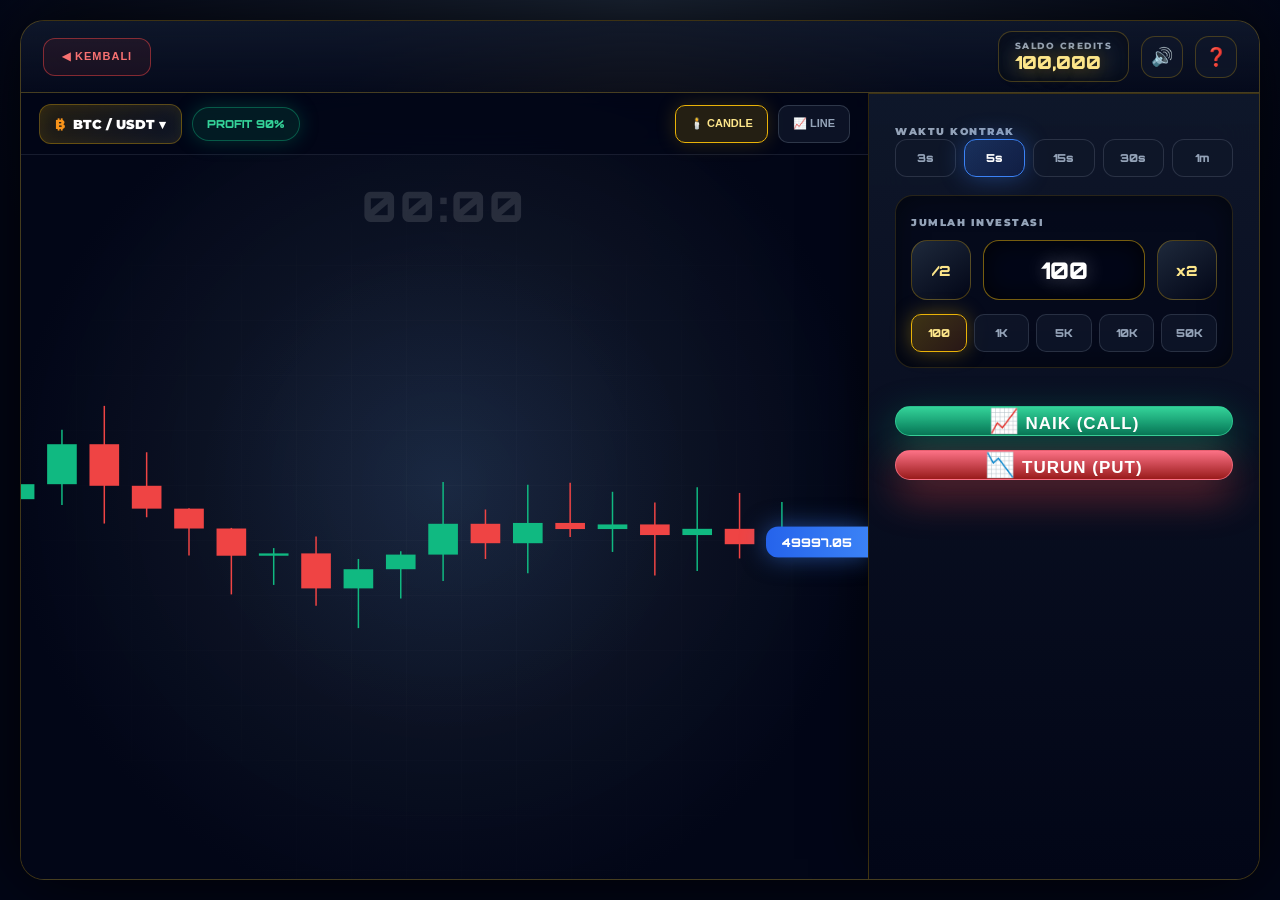
<file: demo.html>
<!DOCTYPE html>
<html lang="id">
<head>
<meta charset="UTF-8">
<meta name="viewport" content="width=device-width, initial-scale=1.0, maximum-scale=1.0, user-scalable=no, viewport-fit=cover">
<title>Binary Options VIP - Royal Casino</title>
<link href="https://fonts.googleapis.com/css2?family=Cinzel:wght@600;700;800&family=Montserrat:wght@400;500;600;700;800&family=Orbitron:wght@500;700;900&display=swap" rel="stylesheet">
<style>
 /* =====================================================
   ROYAL TRADING VIP UI UX PREMIUM
   PART 1A - CORE SYSTEM
===================================================== */

:root {

  --bg-main:#020617;
  --bg-card:rgba(15,23,42,.78);
  --bg-soft:#111827;

  --gold:#eab308;
  --gold-light:#fde68a;
  --gold-dark:#92400e;

  --green:#10b981;
  --green-light:#34d399;

  --red:#ef4444;
  --red-light:#fb7185;

  --blue:#3b82f6;

  --text:#f8fafc;
  --muted:#94a3b8;


  --shadow:
  0 20px 60px rgba(0,0,0,.8);


  --glass:
  backdrop-filter:blur(20px);
  

  --font-main:
  'Montserrat',sans-serif;

  --font-number:
  'Orbitron',sans-serif;

  --font-title:
  'Cinzel',serif;

}


/* ==============================
 GLOBAL RESET
============================== */


*{
 box-sizing:border-box;
 margin:0;
 padding:0;
 user-select:none;
 -webkit-tap-highlight-color:transparent;
}


html,
body{

 width:100%;
 height:100dvh;

 overflow:hidden;

 background:
 radial-gradient(
 circle at top,
 #1e293b,
 #020617 60%
 );

 color:white;

 font-family:var(--font-main);

 display:flex;
 justify-content:center;
 align-items:center;

}


/* scrollbar */

::-webkit-scrollbar{
 display:none;
}



/* ==============================
 APP WRAPPER
============================== */


#app-wrapper{

 width:100%;
 max-width:1250px;

 height:100dvh;

 background:
 linear-gradient(
 180deg,
 rgba(15,23,42,.95),
 #020617
 );


 display:flex;
 flex-direction:column;


 position:relative;


 overflow:hidden;


 box-shadow:
 0 0 80px rgba(0,0,0,.9);


}



/* moving ambient light */


#app-wrapper::before{

 content:"";

 position:absolute;

 width:600px;
 height:600px;

 top:-300px;
 left:50%;

 transform:translateX(-50%);

 background:
 radial-gradient(
 circle,
 rgba(234,179,8,.15),
 transparent 70%
 );

 pointer-events:none;

}



/* ==============================
 TOP BAR
============================== */


.top-bar{


 height:72px;

 padding:
 calc(12px + env(safe-area-inset-top))
 22px
 12px;


 display:flex;

 justify-content:space-between;

 align-items:center;


 background:

 linear-gradient(
 180deg,
 rgba(15,23,42,.9),
 rgba(2,6,23,.7)
 );


 border-bottom:

 1px solid
 rgba(234,179,8,.25);


 backdrop-filter:
 blur(20px);


 z-index:100;


}




/* BACK BUTTON */


.btn-back{


 height:38px;


 padding:
 0 18px;


 border-radius:12px;


 border:

 1px solid
 rgba(239,68,68,.5);


 background:

 rgba(239,68,68,.08);


 color:#f87171;


 font-size:11px;


 font-weight:900;


 letter-spacing:1px;


 transition:.25s;


}


.btn-back:hover,
.btn-back:active{


 background:#ef4444;

 color:white;


 transform:
 translateY(-2px);


 box-shadow:

 0 10px 30px
 rgba(239,68,68,.4);

}



/* ==============================
 PLAYER STATUS
============================== */


.stats-group{

 display:flex;

 align-items:center;

 gap:12px;

}



.stat-box{


 padding:

 8px 16px;


 border-radius:14px;


 background:

 rgba(15,23,42,.7);


 border:

 1px solid
 rgba(234,179,8,.25);


 box-shadow:

 inset 0 0 20px
 rgba(0,0,0,.5);



}


.stat-title{

 font-size:9px;

 letter-spacing:1.5px;

 color:var(--muted);

 font-weight:800;

}



.stat-amount{


 font-family:

 var(--font-number);


 font-size:18px;


 font-weight:900;


 color:

 var(--gold-light);



 text-shadow:

 0 0 20px
 rgba(234,179,8,.5);


}



/* icon buttons */


.icon-btn{


 width:42px;

 height:42px;


 border-radius:14px;


 background:

 rgba(15,23,42,.8);


 border:

 1px solid
 rgba(234,179,8,.25);


 color:

 var(--gold-light);


 font-size:18px;


 transition:.25s;


}



.icon-btn:hover{


 background:

 rgba(234,179,8,.15);


 transform:

 translateY(-3px);


 box-shadow:

 0 10px 30px
 rgba(234,179,8,.2);


}


 
/* =====================================================
   PART 1B - PREMIUM CHART TERMINAL
===================================================== */


/* ==============================
 MAIN LAYOUT
============================== */


.main-layout{

 display:flex;

 flex-direction:column;

 flex:1;

 overflow:hidden;

 position:relative;

}




/* ==============================
 CHART SECTION
============================== */


.chart-section{


 flex:1;


 position:relative;


 display:flex;

 flex-direction:column;



 background:

 radial-gradient(
 circle at center,
 rgba(30,41,59,.7),
 #020617 75%
 );


 border-bottom:

 1px solid
 rgba(234,179,8,.35);


 overflow:hidden;



}



/* ambient glow */

.chart-section::before{


 content:"";


 position:absolute;


 width:500px;

 height:500px;


 top:50%;

 left:50%;


 transform:

 translate(-50%,-50%);


 background:

 radial-gradient(
 circle,
 rgba(59,130,246,.08),
 transparent 70%
 );


 pointer-events:none;



}





/* ==============================
 CHART TOOLBAR
============================== */


.chart-toolbar{


 height:62px;


 padding:

 10px 18px;


 display:flex;


 justify-content:space-between;


 align-items:center;



 background:

 rgba(2,6,23,.75);



 border-bottom:

 1px solid
 rgba(148,163,184,.15);


 backdrop-filter:

 blur(15px);


 z-index:10;


}





.toolbar-group{


 display:flex;

 align-items:center;

 gap:10px;

}




/* MARKET SELECT */


.asset-selector{


 height:40px;


 padding:

 0 15px;


 border-radius:12px;



 background:

 linear-gradient(
 135deg,
 rgba(234,179,8,.15),
 rgba(15,23,42,.8)
 );


 border:

 1px solid
 rgba(234,179,8,.35);



 color:white;


 font-size:13px;


 font-weight:900;



 display:flex;


 align-items:center;


 gap:8px;



 box-shadow:

 inset 0 0 15px
 rgba(234,179,8,.1);



}





/* PROFIT BADGE */


.profit-badge{


 height:34px;


 display:flex;

 align-items:center;



 padding:

 0 14px;



 border-radius:20px;



 background:

 rgba(16,185,129,.12);



 border:

 1px solid
 rgba(16,185,129,.4);



 color:#34d399;



 font-family:

 var(--font-number);


 font-size:11px;


 font-weight:900;



 box-shadow:


 0 0 20px
 rgba(16,185,129,.25);



}




/* chart toggle */


.chart-toggle-btn{


 height:38px;


 padding:

 0 14px;


 border-radius:10px;


 background:

 rgba(15,23,42,.8);



 border:

 1px solid
 rgba(148,163,184,.25);



 color:

 var(--muted);



 font-weight:800;


 font-size:11px;


 transition:.25s;


}



.chart-toggle-btn:hover{


 transform:

 translateY(-2px);

}



.chart-toggle-btn.active{


 color:

 var(--gold-light);


 border-color:

 var(--gold);


 background:

 rgba(234,179,8,.15);


 box-shadow:

 0 0 20px
 rgba(234,179,8,.2);



}




/* ==============================
 CANVAS AREA
============================== */


.chart-container{


 flex:1;


 position:relative;


 overflow:hidden;


}




/* grid premium */


.grid-overlay{


 position:absolute;


 inset:0;


 opacity:.08;



 background-image:


 linear-gradient(
 rgba(255,255,255,.25) 1px,
 transparent 1px
 ),


 linear-gradient(
 90deg,
 rgba(255,255,255,.25) 1px,
 transparent 1px
 );



 background-size:

 55px 55px;


 mask-image:

 radial-gradient(
 circle,
 black,
 transparent 90%
 );


}





#tradeCanvas{


 position:absolute;


 inset:0;


 width:100%;

 height:100%;


 z-index:5;



}




/* ==============================
 PRICE TAG
============================== */


.price-tag{


 position:absolute;


 right:0;



 transform:

 translateY(-50%);



 padding:

 8px 16px;



 border-radius:

 12px 0 0 12px;



 background:

 linear-gradient(
 90deg,
 #2563eb,
 #3b82f6
 );



 font-family:

 var(--font-number);



 font-size:12px;



 font-weight:900;



 z-index:20;



 box-shadow:

 0 0 25px
 rgba(59,130,246,.5);



 transition:

 top .15s linear;



}





.price-tag.up{


 background:

 linear-gradient(
 90deg,
 #047857,
 #10b981
 );


 box-shadow:

 0 0 30px
 rgba(16,185,129,.6);


}




.price-tag.down{


 background:

 linear-gradient(
 90deg,
 #991b1b,
 #ef4444
 );


 box-shadow:

 0 0 30px
 rgba(239,68,68,.6);


}





/* ==============================
 TIMER
============================== */


.timer-display{


 position:absolute;



 top:25px;


 left:50%;



 transform:

 translateX(-50%);



 font-family:

 var(--font-number);



 font-size:42px;



 font-weight:900;



 letter-spacing:3px;



 color:

 rgba(255,255,255,.12);



 z-index:10;



 transition:.3s;


}





.timer-display.active{


 color:white;


 text-shadow:


 0 0 30px
 rgba(255,255,255,.7);



 animation:

 timerPulse 1s infinite;



}



@keyframes timerPulse{


0%,100%{

opacity:.7;

transform:

translateX(-50%) scale(1);

}


50%{

opacity:1;

transform:

translateX(-50%) scale(1.08);

}


}



/* ==============================
 RESULT SPLASH
============================== */


.result-splash{


 position:absolute;


 inset:0;



 display:flex;


 flex-direction:column;


 justify-content:center;


 align-items:center;



 background:


 rgba(0,0,0,.75);



 backdrop-filter:

 blur(15px);



 opacity:0;


 pointer-events:none;



 transition:.35s;



 z-index:50;



}



.result-splash.show{


 opacity:1;



}



.result-title{


 font-family:

 var(--font-title);



 font-size:42px;



 letter-spacing:3px;


 font-weight:900;



 animation:

 resultPop .5s ease;



}



.result-amount{


 margin-top:15px;


 font-family:

 var(--font-number);



 font-size:34px;



 font-weight:900;


}



@keyframes resultPop{


0%{

transform:scale(.5);

opacity:0;

}


100%{

transform:scale(1);

opacity:1;

}


}




.win-text{


 color:

 #34d399;


 text-shadow:


 0 0 50px
 rgba(16,185,129,.8);



}



.loss-text{


 color:

 #fb7185;


 text-shadow:


 0 0 50px
 rgba(239,68,68,.8);



}

/* =====================================================
   PART 1C - PREMIUM TRADING CONSOLE
===================================================== */


/* ==============================
 CONTROL SECTION
============================== */


.control-section{


 background:

 linear-gradient(
 180deg,
 rgba(15,23,42,.95),
 #020617
 );



 padding:

 20px
 calc(20px + env(safe-area-inset-right))
 calc(20px + env(safe-area-inset-bottom));



 display:flex;


 flex-direction:column;


 gap:18px;



 border-top:

 1px solid
 rgba(234,179,8,.25);



 box-shadow:


 0 -20px 50px
 rgba(0,0,0,.7);



 backdrop-filter:

 blur(20px);



}





/* LABEL */

.control-label{


 font-size:10px;


 color:

 var(--muted);



 font-weight:900;



 letter-spacing:1.5px;



 text-transform:uppercase;


}




/* ==============================
 TIME SELECTOR
============================== */


.time-grid{


 display:grid;


 grid-template-columns:

 repeat(5,1fr);



 gap:8px;



}



.time-btn{


 height:38px;



 border-radius:12px;



 background:

 rgba(15,23,42,.8);



 border:

 1px solid
 rgba(148,163,184,.2);



 color:

 var(--muted);



 font-family:

 var(--font-number);



 font-size:11px;



 font-weight:900;



 transition:.25s;



}



.time-btn:hover{


 transform:

 translateY(-2px);


}



.time-btn.active{


 background:


 linear-gradient(
 135deg,
 rgba(59,130,246,.25),
 rgba(30,64,175,.2)
 );



 border-color:

 #3b82f6;



 color:white;



 box-shadow:


 0 0 25px
 rgba(59,130,246,.4);



}





/* ==============================
 INVESTMENT CONTROL
============================== */


.bet-control-grid{


 background:

 rgba(2,6,23,.6);



 padding:

 15px;



 border-radius:18px;



 border:

 1px solid
 rgba(234,179,8,.15);



 box-shadow:

 inset 0 0 30px
 rgba(0,0,0,.5);



}



.bet-input-row{


 display:flex;


 gap:12px;



 height:60px;


 margin-top:10px;



}





.bet-btn-ctrl{


 width:60px;


 border-radius:16px;



 background:

 linear-gradient(
 145deg,
 #1e293b,
 #020617
 );



 border:

 1px solid
 rgba(234,179,8,.3);



 color:

 var(--gold-light);



 font-family:

 var(--font-number);



 font-size:14px;



 font-weight:900;



 transition:.2s;



}



.bet-btn-ctrl:hover{


 background:

 rgba(234,179,8,.15);


}



.bet-btn-ctrl:active{


 transform:

 scale(.9);


}




/* DISPLAY AMOUNT */


.bet-display-box{


 flex:1;



 border-radius:16px;



 background:

 #020617;



 border:

 1px solid
 rgba(234,179,8,.5);



 display:flex;


 align-items:center;


 justify-content:center;


 flex-direction:column;



 box-shadow:


 inset 0 0 25px
 rgba(0,0,0,.8);



}



.bet-display-label{


 color:

 var(--gold);



 font-size:9px;


 font-weight:900;


 letter-spacing:2px;


}



.bet-display-val{


 font-family:

 var(--font-number);



 font-size:23px;



 font-weight:900;



 color:white;



 text-shadow:


 0 0 20px
 rgba(255,255,255,.3);



}





/* ==============================
 CHIP SELECTOR
============================== */


.chip-selector{


 display:flex;



 gap:7px;



 margin-top:14px;



}



.chip-btn{


 flex:1;



 height:38px;



 border-radius:10px;



 background:

 rgba(15,23,42,.8);



 border:

 1px solid
 rgba(148,163,184,.2);



 color:

 var(--muted);



 font-family:

 var(--font-number);



 font-size:11px;



 font-weight:900;



 transition:.25s;



}



.chip-btn:hover{


 transform:

 translateY(-2px);



}




.chip-btn.active{


 background:

 linear-gradient(
 135deg,
 rgba(234,179,8,.25),
 rgba(146,64,14,.25)
 );



 color:

 var(--gold-light);



 border-color:

 var(--gold);



 box-shadow:


 0 0 20px
 rgba(234,179,8,.35);



}





/* ==============================
 ACTION BUTTONS
============================== */


.action-buttons{


 display:flex;


 gap:14px;


}



.btn-trade{


 flex:1;



 height:70px;



 border-radius:20px;



 border:none;



 font-size:17px;



 font-weight:900;



 letter-spacing:1px;



 color:white;



 cursor:pointer;



 position:relative;


 overflow:hidden;



 transition:.25s;



}



.btn-trade::before{


 content:"";


 position:absolute;


 inset:0;



 background:

 linear-gradient(
 120deg,
 transparent,
 rgba(255,255,255,.25),
 transparent
 );


 transform:

 translateX(-120%);



 transition:.5s;



}



.btn-trade:hover::before{


 transform:

 translateX(120%);



}




.btn-trade:hover{


 transform:

 translateY(-4px);


}





.btn-trade:active{


 transform:

 scale(.95);



}




/* CALL */


.btn-call{


 background:

 linear-gradient(
 180deg,
 #34d399,
 #047857
 );



 box-shadow:


 0 15px 40px
 rgba(16,185,129,.45);



 border:

 1px solid
 rgba(52,211,153,.8);



}



/* PUT */


.btn-put{


 background:

 linear-gradient(
 180deg,
 #fb7185,
 #991b1b
 );



 box-shadow:


 0 15px 40px
 rgba(239,68,68,.45);



 border:

 1px solid
 rgba(251,113,133,.8);



}



/* disabled */

.btn-trade:disabled{


 filter:

 grayscale(1);



 opacity:.45;



 box-shadow:none;


}

/* =====================================================
   PART 1D - PREMIUM FINISHING SYSTEM
===================================================== */


/* ==============================
 TOAST NOTIFICATION
============================== */


.toast{


 position:absolute;


 top:90px;


 left:50%;



 transform:

 translateX(-50%)
 translateY(-30px);



 min-width:260px;



 padding:

 14px 22px;



 border-radius:16px;



 background:


 rgba(2,6,23,.95);



 border:

 1px solid
 rgba(234,179,8,.5);



 color:

 var(--gold-light);



 font-size:13px;



 font-weight:800;



 text-align:center;



 z-index:5000;



 opacity:0;



 pointer-events:none;



 backdrop-filter:

 blur(20px);



 box-shadow:


 0 20px 50px
 rgba(0,0,0,.8),


 0 0 30px
 rgba(234,179,8,.15);



 transition:

 .4s cubic-bezier(
 .175,
 .885,
 .32,
 1.275
 );

}



.toast.show{


 opacity:1;


 transform:

 translateX(-50%)
 translateY(0);



}



/* ==============================
 MODAL SYSTEM
============================== */


.modal-overlay{


 position:absolute;



 inset:0;



 background:


 rgba(0,0,0,.85);



 backdrop-filter:

 blur(15px);



 display:flex;



 align-items:center;



 justify-content:center;



 padding:20px;



 z-index:3000;



 opacity:0;



 pointer-events:none;



 transition:.35s;



}



.modal-overlay.show{


 opacity:1;



 pointer-events:auto;



}





.modal-box{


 width:100%;



 max-width:430px;



 padding:30px;



 border-radius:24px;



 background:


 linear-gradient(
 180deg,
 rgba(30,41,59,.95),
 rgba(2,6,23,.95)
 );



 border:

 1px solid
 rgba(234,179,8,.45);



 box-shadow:


 0 40px 80px
 rgba(0,0,0,.9);



 transform:

 translateY(30px)
 scale(.95);



 transition:.35s;



}



.modal-overlay.show
.modal-box{


 transform:

 translateY(0)
 scale(1);



}




.modal-box h2{


 font-family:

 var(--font-title);



 text-align:center;



 color:

 var(--gold-light);



 font-size:23px;



 letter-spacing:2px;



 margin-bottom:25px;



}





.btn-close-modal{


 position:absolute;



 right:18px;



 top:18px;



 width:36px;



 height:36px;



 border-radius:50%;



 border:none;



 background:

 rgba(239,68,68,.15);



 color:#fb7185;



 font-size:25px;



 cursor:pointer;



 transition:.25s;



}



.btn-close-modal:hover{


 transform:

 rotate(90deg);



 background:

 rgba(239,68,68,.4);



}




.how-to-list{


 color:

 var(--muted);



 line-height:1.8;



 font-size:13px;



}



.how-to-list b{


 color:

 var(--gold-light);



}




.btn-modal-action{


 width:100%;



 height:48px;



 margin-top:20px;



 border:none;



 border-radius:14px;



 background:


 linear-gradient(
 135deg,
 var(--gold),
 #92400e
 );



 color:#000;



 font-weight:900;



 cursor:pointer;



 transition:.25s;



}



.btn-modal-action:hover{


 transform:

 translateY(-3px);



 box-shadow:


 0 15px 35px
 rgba(234,179,8,.4);



}




/* ==============================
 CONFETTI LAYER
============================== */


canvas.confetti{


 position:absolute;



 inset:0;



 pointer-events:none;



 z-index:9999;



}



/* ==============================
 DESKTOP MODE
============================== */


@media(min-width:768px){


 body{

  padding:20px;

 }


 #app-wrapper{


  height:

  calc(100dvh - 40px);



  border-radius:24px;



  border:

  1px solid
  rgba(234,179,8,.25);



 }




 .main-layout{


  flex-direction:row;


 }



 .chart-section{


  border-right:

  1px solid
  rgba(234,179,8,.3);



  border-bottom:none;


 }



 .control-section{


  width:390px;



  padding:26px;



 }



 .action-buttons{


  flex-direction:column;



  margin-top:20px;



 }



 .btn-trade{


  height:75px;



 }



}




/* ==============================
 SMALL MOBILE OPTIMIZATION
============================== */


@media(max-width:420px){



 .top-bar{


  padding-left:12px;

  padding-right:12px;


 }



 .stat-box{


  padding:

 7px 10px;



 }


 .stat-amount{


  font-size:14px;



 }



 .timer-display{


  font-size:34px;



 }



 .btn-trade{


  height:62px;



  font-size:14px;



 }



 .control-section{


  gap:12px;



  padding:14px;



 }



}

</style>
</head>
<body>

<div id="app-wrapper">
  <canvas id="confettiCanvas" class="confetti"></canvas>

  <header class="top-bar">
    <button class="btn-back" id="btnExit" onclick="saveAndExit()">◀ KEMBALI</button>
    <div class="stats-group">
      <div class="stat-box">
        <div class="stat-title">SALDO CREDITS</div>
        <div class="stat-amount" id="displayBalance">0</div>
      </div>
      <button class="icon-btn" id="btnSound" onclick="toggleSound()" title="Suara">🔊</button>
      <button class="icon-btn" onclick="openHelpModal()" title="Cara Main">❓</button>
    </div>
  </header>

  <div class="main-layout">
    
    <div class="chart-section">
      <div class="chart-toolbar">
        <div class="toolbar-group">
          <div class="asset-selector">
            <span style="color: #f7931a;">₿</span> BTC / USDT ▾
          </div>
          <div class="profit-badge">PROFIT 90%</div>
        </div>
        <div class="toolbar-group">
          <button class="chart-toggle-btn active" id="btnCandle" onclick="setChartType('CANDLE')">🕯️ CANDLE</button>
          <button class="chart-toggle-btn" id="btnLine" onclick="setChartType('LINE')">📈 LINE</button>
        </div>
      </div>

      <div class="chart-container" id="chartArea">
        <div class="grid-overlay"></div>
        <canvas id="tradeCanvas"></canvas>
        
        <div class="timer-display" id="timerDisplay">00:00</div>
        <div class="price-tag" id="priceTag">50000.00</div>

        <div class="result-splash" id="resultSplash">
          <div class="result-title" id="resultTitle">PROFIT</div>
          <div class="result-amount" id="resultAmount">+ 0</div>
        </div>
      </div>
    </div>

    <div class="control-section">
      <div class="time-selector-wrap">
        <span class="control-label">WAKTU KONTRAK</span>
        <div class="time-grid">
          <button class="time-btn" onclick="setDuration(3000, this)">3s</button>
          <button class="time-btn active" onclick="setDuration(5000, this)">5s</button>
          <button class="time-btn" onclick="setDuration(15000, this)">15s</button>
          <button class="time-btn" onclick="setDuration(30000, this)">30s</button>
          <button class="time-btn" onclick="setDuration(60000, this)">1m</button>
        </div>
      </div>

      <div class="bet-control-grid">
        <span class="control-label" style="margin-top: 5px;">JUMLAH INVESTASI</span>
        <div class="bet-input-row">
          <button class="bet-btn-ctrl" id="btnHalf" onclick="adjustBet(0.5)">/2</button>
          <div class="bet-display-box">
            <span class="bet-display-val" id="betDisplay">100</span>
          </div>
          <button class="bet-btn-ctrl" id="btnDouble" onclick="adjustBet(2)">x2</button>
        </div>

        <div class="chip-selector">
          <button class="chip-btn active" onclick="setBetAmount(100, this)">100</button>
          <button class="chip-btn" onclick="setBetAmount(1000, this)">1K</button>
          <button class="chip-btn" onclick="setBetAmount(5000, this)">5K</button>
          <button class="chip-btn" onclick="setBetAmount(10000, this)">10K</button>
          <button class="chip-btn" onclick="setBetAmount(50000, this)">50K</button>
        </div>
      </div>

      <div class="action-buttons">
        <button class="btn-trade btn-call" id="btnCall" onclick="placeTrade('CALL')">
          <span style="font-size: 24px;">📈</span> NAIK (CALL)
        </button>
        <button class="btn-trade btn-put" id="btnPut" onclick="placeTrade('PUT')">
          <span style="font-size: 24px;">📉</span> TURUN (PUT)
        </button>
      </div>
    </div>
  </div>

  <div class="toast" id="toast"></div>

  <div class="modal-overlay" id="helpModal">
    <div class="modal-box">
      <button class="btn-close-modal" onclick="closeHelpModal()">×</button>
      <h2>CARA BERMAIN TRADING VIP</h2>
      <ol class="how-to-list">
        <li>Pilih <b>Waktu Kontrak</b> (3 Detik hingga 1 Menit).</li>
        <li>Tentukan jumlah investasi Anda pada kolom yang tersedia.</li>
        <li>Prediksi arah pergerakan harga Bitcoin (BTC). Pilih <b>NAIK (CALL)</b> atau <b>TURUN (PUT)</b>.</li>
        <li>Jika tebakan Anda benar saat waktu habis, Anda mendapatkan pengembalian investasi ditambah <b>Profit 90%</b>!</li>
      </ol>
      <button class="btn-modal-action" onclick="closeHelpModal()">SAYA MENGERTI</button>
    </div>
  </div>

</div>

<script src="api.js"></script>
<script>
/**
 * ==============================================================
 * 1. AUTH & SETUP
 * ==============================================================
 */
// Mock data untuk keperluan testing UI (Bisa disesuaikan dengan sistem Anda)
if (!localStorage.getItem('currentUser')) {
    localStorage.setItem('currentUser', JSON.stringify({username: 'Player1', balance: 100000}));
}
const userJson = localStorage.getItem('currentUser');
let currentUser = JSON.parse(userJson);

// Config
let playerWinRate = 0.15; // Set win rate (0.15 = 15% kemungkinan menang)
const MIN_BET = 100;
const PROFIT_MULTIPLIER = 1.90; 
const SOUND_KEY = 'trading_sound';

let soundOn = localStorage.getItem(SOUND_KEY) !== 'off';
let tradeDuration = 5000; 

if (typeof api !== 'undefined' && api.getDatabase) {
  api.getDatabase().then(db => {
    if (db && db.users) {
      const freshUser = db.users.find(u => u.username === currentUser.username);
      if (freshUser) {
        if (freshUser.winRate !== undefined) playerWinRate = parseFloat(freshUser.winRate) / 100;
        currentUser.balance = freshUser.balance;
        updateBalanceUI(false);
      }
    }
  }).catch(e => console.error(e));
}

async function saveToServer() {
  if (typeof api !== 'undefined' && api.saveProgress) {
    try { await api.saveProgress(currentUser.username, currentUser.balance, currentUser.level || 1, currentUser.exp || 0); } 
    catch(e) { console.error("Gagal save", e); }
  }
}

async function saveAndExit() {
  document.getElementById('btnExit').innerHTML = "SAVING...";
  await saveToServer();
  window.location.href = 'index.html';
}

function updateBalanceUI(bump) {
  const balEl = document.getElementById('displayBalance');
  balEl.textContent = currentUser.balance.toLocaleString();
  if (bump) {
    balEl.classList.remove('bump'); void balEl.offsetWidth; balEl.classList.add('bump');
  }
}
updateBalanceUI(false);

function showToast(msg) {
  const t = document.getElementById('toast');
  t.textContent = msg; t.classList.add('show');
  clearTimeout(t._timer);
  t._timer = setTimeout(() => t.classList.remove('show'), 2200);
}

function openHelpModal() { document.getElementById('helpModal').classList.add('show'); }
function closeHelpModal() { document.getElementById('helpModal').classList.remove('show'); }
document.querySelectorAll('.modal-overlay').forEach(overlay => {
  overlay.addEventListener('click', (e) => { if (e.target === overlay) overlay.classList.remove('show'); });
});

/**
 * ==============================================================
 * SOUND (WebAudio beeps)
 * ==============================================================
 */
let audioCtx = null;
function ensureAudio() { if (!audioCtx) { try { audioCtx = new (window.AudioContext || window.webkitAudioContext)(); } catch(e) {} } }
function beep(freq, duration, type, gainVal) {
  if (!soundOn || !audioCtx) return;
  const osc = audioCtx.createOscillator();
  const gain = audioCtx.createGain();
  osc.type = type || 'sine';
  osc.frequency.value = freq;
  gain.gain.value = gainVal || 0.05;
  osc.connect(gain); gain.connect(audioCtx.destination);
  osc.start();
  gain.gain.exponentialRampToValueAtTime(0.0001, audioCtx.currentTime + duration);
  osc.stop(audioCtx.currentTime + duration);
}
function sfxClick() { beep(600, 0.1, 'sine', 0.02); }
function sfxTradeStart() { beep(400, 0.3, 'square', 0.03); }
function sfxWin() { beep(600, 0.1, 'triangle', 0.05); setTimeout(() => beep(900, 0.2, 'triangle', 0.05), 100); }
function sfxLoss() { beep(200, 0.4, 'sawtooth', 0.05); }

function toggleSound() {
  soundOn = !soundOn;
  localStorage.setItem(SOUND_KEY, soundOn ? 'on' : 'off');
  document.getElementById('btnSound').textContent = soundOn ? '🔊' : '🔇';
  document.getElementById('btnSound').classList.toggle('muted', !soundOn);
  if (soundOn) ensureAudio();
}
document.getElementById('btnSound').textContent = soundOn ? '🔊' : '🔇';
document.getElementById('btnSound').classList.toggle('muted', !soundOn);

/**
 * ==============================================================
 * UI CONTROLS (Bet & Time)
 * ==============================================================
 */
let currentBet = 100;
let gameState = 'IDLE'; 

function clearChipActive() { document.querySelectorAll('.chip-btn').forEach(b => b.classList.remove('active')); }

function setBetAmount(amount, btnEl) {
  if (gameState !== 'IDLE') return;
  sfxClick();
  const cap = currentUser.balance > 0 ? currentUser.balance : amount;
  currentBet = Math.max(MIN_BET, Math.min(amount, cap));
  document.getElementById('betDisplay').textContent = currentBet.toLocaleString();
  clearChipActive();
  if (btnEl) btnEl.classList.add('active');
}

function adjustBet(factor) {
  if (gameState !== 'IDLE') return;
  sfxClick();
  let next = Math.floor(currentBet * factor);
  if (next < MIN_BET) next = MIN_BET;
  if (next > currentUser.balance) next = currentUser.balance > 0 ? currentUser.balance : MIN_BET;
  currentBet = next;
  document.getElementById('betDisplay').textContent = currentBet.toLocaleString();
  clearChipActive();
}

function setDuration(ms, btnEl) {
  if (gameState !== 'IDLE') return;
  sfxClick();
  tradeDuration = ms;
  document.querySelectorAll('.time-btn').forEach(b => b.classList.remove('active'));
  btnEl.classList.add('active');
}

function setControlsEnabled(enabled) {
  document.querySelectorAll('.chip-btn, .bet-btn-ctrl, .time-btn').forEach(b => b.disabled = !enabled);
  document.getElementById('btnCall').disabled = !enabled;
  document.getElementById('btnPut').disabled = !enabled;
}

/**
 * ==============================================================
 * REVISED CHART ENGINE (SOLID OHLC CANDLES, FIXED WIDTH, SMOOTH SCROLL)
 * ==============================================================
 */
const canvas = document.getElementById('tradeCanvas');
const ctx = canvas.getContext('2d');
let animFrame;
let chartType = 'CANDLE'; 

function setChartType(type) {
  chartType = type;
  document.getElementById('btnCandle').classList.toggle('active', type === 'CANDLE');
  document.getElementById('btnLine').classList.toggle('active', type === 'LINE');
}

// Chart Configurations
let currentPrice = 50000.00;
const MAX_CANDLES = 20; // Kunci tepat 20 Candle Tampil di layar
const CANDLE_PERIOD = 1000; // 1 Detik per 1 Candle terbentuk

let candles = []; 
let currentCandle = null;

let tradeEntryPrice = 0;
let tradeDirection = ''; 
let isWinRound = false;
let tradeStartTime = 0;

function resizeCanvas() {
  canvas.width = canvas.parentElement.clientWidth;
  canvas.height = canvas.parentElement.clientHeight;
}
window.addEventListener('resize', resizeCanvas);
resizeCanvas();

// Fungsi untuk membuat/memperbarui history Candle secara solid
function updatePriceTick(price, now) {
  if (!currentCandle) return;
  
  if (now - currentCandle.openTime >= CANDLE_PERIOD) {
    // Tutup candle lama, Buka candle baru (Tidak akan berubah bentuk lagi)
    let newCandle = {
      openTime: currentCandle.openTime + CANDLE_PERIOD,
      o: currentCandle.c,
      h: currentCandle.c,
      l: currentCandle.c,
      c: price
    };
    candles.push(newCandle);
    if (candles.length > MAX_CANDLES) {
      candles.shift(); // Buang yang paling tua, jaga tetap 20
    }
    currentCandle = newCandle;
  } else {
    // Update live candle (candle ke 20 yg sedang berjalan)
    currentCandle.c = price;
    if (price > currentCandle.h) currentCandle.h = price;
    if (price < currentCandle.l) currentCandle.l = price;
  }
}

function drawChart(now) {
  ctx.clearRect(0, 0, canvas.width, canvas.height);
  if (candles.length === 0) return;

  const paddingTop = canvas.height * 0.15;
  const paddingBottom = canvas.height * 0.15;
  const renderHeight = canvas.height - paddingTop - paddingBottom;

  // Find Min/Max dynamically dari seluruh kumpulan candle
  let minP = Math.min(...candles.map(c => c.l));
  let maxP = Math.max(...candles.map(c => c.h));
  let paddingY = (maxP - minP) * 0.2;
  if (paddingY < 5) paddingY = 5;
  
  const scaleY = (val) => {
    let normalized = (val - (minP - paddingY)) / ((maxP + paddingY) - (minP - paddingY));
    return canvas.height - paddingBottom - (normalized * renderHeight);
  };

  // Kalkulasi lebar tiap candle dan efek Smooth Scrolling
  const candleSpacing = canvas.width / MAX_CANDLES;
  const candleWidth = candleSpacing * 0.7; // Lebar badan candle
  
  // Efek geser layar perlahan ke kiri (berdasarkan milidetik yg sudah berjalan di candle saat ini)
  let elapsedInCandle = now - currentCandle.openTime;
  let shiftX = (elapsedInCandle / CANDLE_PERIOD) * candleSpacing;
  
  let baseX = canvas.width - (candleSpacing / 2); // Titik mulai dari kanan mentok

  // Hitung posisi kursor saat ini (Glow putih)
  let lastX = baseX - shiftX;
  let lastY = scaleY(currentCandle.c);

  // Draw Entry Line & Shaded Area jika sedang TRADING
  if (gameState === 'TRADING') {
    const entryY = scaleY(tradeEntryPrice);
    
    ctx.fillStyle = tradeDirection === 'CALL' ? 'rgba(16, 185, 129, 0.1)' : 'rgba(239, 68, 68, 0.1)';
    if (tradeDirection === 'CALL') {
      ctx.fillRect(0, 0, canvas.width, entryY);
    } else {
      ctx.fillRect(0, entryY, canvas.width, canvas.height);
    }

    ctx.beginPath();
    ctx.moveTo(0, entryY);
    ctx.lineTo(canvas.width, entryY);
    ctx.strokeStyle = tradeDirection === 'CALL' ? '#10b981' : '#ef4444';
    ctx.lineWidth = 2;
    ctx.setLineDash([5, 5]);
    ctx.stroke();
    ctx.setLineDash([]);

    ctx.fillStyle = tradeDirection === 'CALL' ? '#10b981' : '#ef4444';
    ctx.font = 'bold 12px Montserrat';
    ctx.textAlign = 'left';
    ctx.fillText(`${tradeDirection} ENTRY: ${tradeEntryPrice.toFixed(2)}`, 10, entryY - 8);
  }

  // Warna indikator utama saat trade berjalan
  let activeColor = '#3b82f6';
  if (gameState === 'TRADING') {
    activeColor = (currentPrice >= tradeEntryPrice) ? '#10b981' : '#ef4444';
  }

  if (chartType === 'LINE') {
    // DRAW LINE CHART
    ctx.beginPath();
    for (let i = 0; i < candles.length; i++) {
      let offsetIndex = (candles.length - 1 - i);
      let x = baseX - (offsetIndex * candleSpacing) - shiftX;
      let y = scaleY(candles[i].c);
      
      if (i === 0) ctx.moveTo(x, y);
      else ctx.lineTo(x, y);
    }

    ctx.strokeStyle = activeColor;
    ctx.lineWidth = 3;
    ctx.lineJoin = 'round';
    ctx.stroke();

    ctx.lineTo(lastX, canvas.height);
    ctx.lineTo(baseX - ((candles.length - 1) * candleSpacing) - shiftX, canvas.height);
    ctx.closePath();
    let gradient = ctx.createLinearGradient(0, 0, 0, canvas.height);
    gradient.addColorStop(0, activeColor + '40');
    gradient.addColorStop(1, 'rgba(0,0,0,0)');
    ctx.fillStyle = gradient;
    ctx.fill();

  } else {
    // DRAW SOLID CANDLESTICK CHART
    for (let i = 0; i < candles.length; i++) {
      let c = candles[i];
      let isGreen = c.c >= c.o;
      let color = isGreen ? '#10b981' : '#ef4444'; 
      
      let offsetIndex = (candles.length - 1 - i);
      let x = baseX - (offsetIndex * candleSpacing) - shiftX;
      
      let yOpen = scaleY(c.o);
      let yClose = scaleY(c.c);
      let yHigh = scaleY(c.h);
      let yLow = scaleY(c.l);

      ctx.strokeStyle = color;
      ctx.fillStyle = color;
      ctx.lineWidth = 1.5;

      // Draw Wick (Sumbu panjang)
      ctx.beginPath();
      ctx.moveTo(x, yHigh);
      ctx.lineTo(x, yLow);
      ctx.stroke();

      // Draw Body (Badan padat)
      const bodyY = Math.min(yOpen, yClose);
      let bodyH = Math.abs(yOpen - yClose);
      if (bodyH < 2) bodyH = 2; // Paksa tebal minimal 2px jika doji
      
      ctx.fillRect(x - (candleWidth / 2), bodyY, candleWidth, bodyH);
    }
  }

  // Draw Titik Glow pada harga terakhir (ujung kanan)
  ctx.beginPath();
  ctx.arc(lastX, lastY, 5, 0, Math.PI*2);
  ctx.fillStyle = '#fff';
  ctx.shadowColor = activeColor;
  ctx.shadowBlur = 15;
  ctx.fill();
  ctx.shadowBlur = 0;

  // Update Badge Label Harga UI
  const tag = document.getElementById('priceTag');
  tag.textContent = currentPrice.toFixed(2);
  tag.style.top = `${lastY}px`;
  tag.className = 'price-tag ' + ((gameState === 'TRADING' && currentPrice >= tradeEntryPrice) ? 'up' : (gameState === 'TRADING' ? 'down' : ''));
}

/**
 * ==============================================================
 * GAME LOOP & LOGIKA "BANDAR SPIKE" (RTP)
 * ==============================================================
 */
let lastTickTime = performance.now();

function gameLoop(now) {
  let dt = now - lastTickTime;
  
  // Update harga dilakukan setiap 150ms agar santai
  if (dt > 150) {
    let volatility = 0.8; 
    let bias = 0;
    
    if (gameState === 'IDLE') {
      currentPrice += (Math.random() - 0.5) * volatility; 
    } 
    else if (gameState === 'TRADING') {
      let elapsed = now - tradeStartTime;
      if (elapsed >= tradeDuration) {
        finishTrade();
        return; 
      }

      let progress = elapsed / tradeDuration;
      let noise = (Math.random() - 0.5) * (volatility * 0.8);

      // ALGORITMA "GOCEKAN BANDAR" (LAST-SECOND SPIKE)
      if (progress < 0.8) {
        // FASE 1 (80% waktu awal): Harapan Palsu
        let fakeHope = (Math.random() - 0.5) * 1.5;
        bias = fakeHope;
      } else {
        // FASE 2 (20% waktu akhir): Eksekusi Brutal RTP
        let spikeMagnitude = 3.0 + (Math.random() * 3.0); 
        let urgency = (progress - 0.8) * 5; // Eksponensial dari 0 ke 1

        if (isWinRound) {
          bias = (tradeDirection === 'CALL' ? spikeMagnitude : -spikeMagnitude) * urgency;
        } else {
          bias = (tradeDirection === 'CALL' ? -spikeMagnitude : spikeMagnitude) * urgency;
        }
      }
      
      currentPrice = tradeEntryPrice + bias + noise;
    }
    
    updatePriceTick(currentPrice, now);
    lastTickTime = now;
  }

  if (gameState === 'TRADING') {
    let elapsed = now - tradeStartTime;
    let remaining = Math.max(0, tradeDuration - elapsed);
    let seconds = Math.ceil(remaining / 1000);
    document.getElementById('timerDisplay').textContent = `00:${seconds.toString().padStart(2, '0')}`;
  }

  drawChart(now);
  animFrame = requestAnimationFrame(gameLoop);
}

// Inisialisasi awal agar grafik sudah terisi penuh 20 candle saat web dibuka
let initTime = performance.now() - (MAX_CANDLES * CANDLE_PERIOD);
for(let i=0; i<MAX_CANDLES; i++) {
  let cOpen = currentPrice;
  let cClose = cOpen + ((Math.random() - 0.5) * 3);
  candles.push({
    openTime: initTime,
    o: cOpen,
    h: Math.max(cOpen, cClose) + (Math.random() * 1.5),
    l: Math.min(cOpen, cClose) - (Math.random() * 1.5),
    c: cClose
  });
  currentPrice = cClose;
  initTime += CANDLE_PERIOD;
}
currentCandle = candles[candles.length - 1];
currentCandle.openTime = performance.now();

animFrame = requestAnimationFrame(gameLoop);

/**
 * ==============================================================
 * TRADING LOGIC
 * ==============================================================
 */
function placeTrade(direction) {
  ensureAudio();
  if (gameState !== 'IDLE') return;
  if (currentUser.balance < MIN_BET) return showToast('Saldo habis! Silakan Deposit.');
  if (currentBet > currentUser.balance) return showToast('Saldo tidak cukup!');
  
  sfxTradeStart();
  currentUser.balance -= currentBet;
  updateBalanceUI(true);
  setControlsEnabled(false);
  
  gameState = 'TRADING';
  tradeDirection = direction;
  tradeEntryPrice = currentPrice;
  tradeStartTime = performance.now();
  
  document.getElementById('resultSplash').classList.remove('show');
  document.getElementById('timerDisplay').classList.add('active');

  isWinRound = Math.random() < playerWinRate;
}

function finishTrade() {
  gameState = 'RESULT';
  document.getElementById('timerDisplay').classList.remove('active');
  document.getElementById('timerDisplay').textContent = `00:00`;
  
  // Safety Net Jaga-jaga jika kalkulasi float visual meleset (tanpa efek loncat kasar)
  if (isWinRound) {
    if (tradeDirection === 'CALL' && currentPrice <= tradeEntryPrice) currentPrice = tradeEntryPrice + 0.1;
    if (tradeDirection === 'PUT' && currentPrice >= tradeEntryPrice) currentPrice = tradeEntryPrice - 0.1;
  } else {
    if (tradeDirection === 'CALL' && currentPrice >= tradeEntryPrice) currentPrice = tradeEntryPrice - 0.1;
    if (tradeDirection === 'PUT' && currentPrice <= tradeEntryPrice) currentPrice = tradeEntryPrice + 0.1;
  }
  
  updatePriceTick(currentPrice, performance.now());
  drawChart(performance.now()); 

  const won = (tradeDirection === 'CALL' && currentPrice > tradeEntryPrice) || 
              (tradeDirection === 'PUT' && currentPrice < tradeEntryPrice);

  const splash = document.getElementById('resultSplash');
  const title = document.getElementById('resultTitle');
  const amt = document.getElementById('resultAmount');

  if (won) {
    sfxWin();
    const winAmount = Math.floor(currentBet * PROFIT_MULTIPLIER);
    currentUser.balance += winAmount;
    updateBalanceUI(true);
    
    title.textContent = 'PROFIT SUKSES';
    title.className = 'result-title win-text';
    amt.textContent = `+ ${winAmount.toLocaleString()}`;
    amt.className = 'result-amount win-text';
    confettiEngine.burst(50);
  } else {
    sfxLoss();
    title.textContent = 'LOSS';
    title.className = 'result-title loss-text';
    amt.textContent = `- ${currentBet.toLocaleString()}`;
    amt.className = 'result-amount loss-text';
  }

  splash.classList.add('show');
  saveToServer();

  setTimeout(() => {
    splash.classList.remove('show');
    gameState = 'IDLE';
    setControlsEnabled(true);
    lastTickTime = performance.now(); 
    animFrame = requestAnimationFrame(gameLoop); 
  }, 3000);
}

/**
 * ==============================================================
 * CONFETTI ENGINE
 * ==============================================================
 */
const confettiEngine = {
  canvas: document.getElementById('confettiCanvas'), ctx: null, parts: [],
  colors: ['#10b981', '#34d399', '#fef08a', '#ffffff'],
  init() { this.ctx = this.canvas.getContext('2d'); this.resize(); window.addEventListener('resize', () => this.resize()); this.run(); },
  resize() { 
    const wrapper = document.getElementById('app-wrapper');
    this.canvas.width = wrapper.clientWidth; 
    this.canvas.height = wrapper.clientHeight; 
  },
  burst(count) {
    for (let i = 0; i < count; i++) {
      this.parts.push({
        x: this.canvas.width / 2, y: this.canvas.height / 2, vx: (Math.random() - 0.5) * 30, vy: (Math.random() - 1) * 30,
        size: Math.random() * 8 + 4, color: this.colors[Math.floor(Math.random() * this.colors.length)], rot: Math.random() * 360, rotSpd: (Math.random() - 0.5) * 20, life: 1
      });
    }
  },
  run() {
    this.ctx.clearRect(0, 0, this.canvas.width, this.canvas.height);
    for (let i = this.parts.length - 1; i >= 0; i--) {
      let p = this.parts[i];
      p.vy += 0.8; p.x += p.vx; p.y += p.vy; p.rot += p.rotSpd; p.life -= 0.015;
      this.ctx.save(); this.ctx.translate(p.x, p.y); this.ctx.rotate(p.rot * Math.PI / 180);
      this.ctx.fillStyle = p.color; this.ctx.globalAlpha = Math.max(p.life, 0);
      this.ctx.fillRect(-p.size / 2, -p.size / 2, p.size, p.size); this.ctx.restore();
      if (p.y > this.canvas.height || p.life <= 0) this.parts.splice(i, 1);
    }
    requestAnimationFrame(() => this.run());
  }
};
confettiEngine.init();

</script>
</body>
</html>
</file>
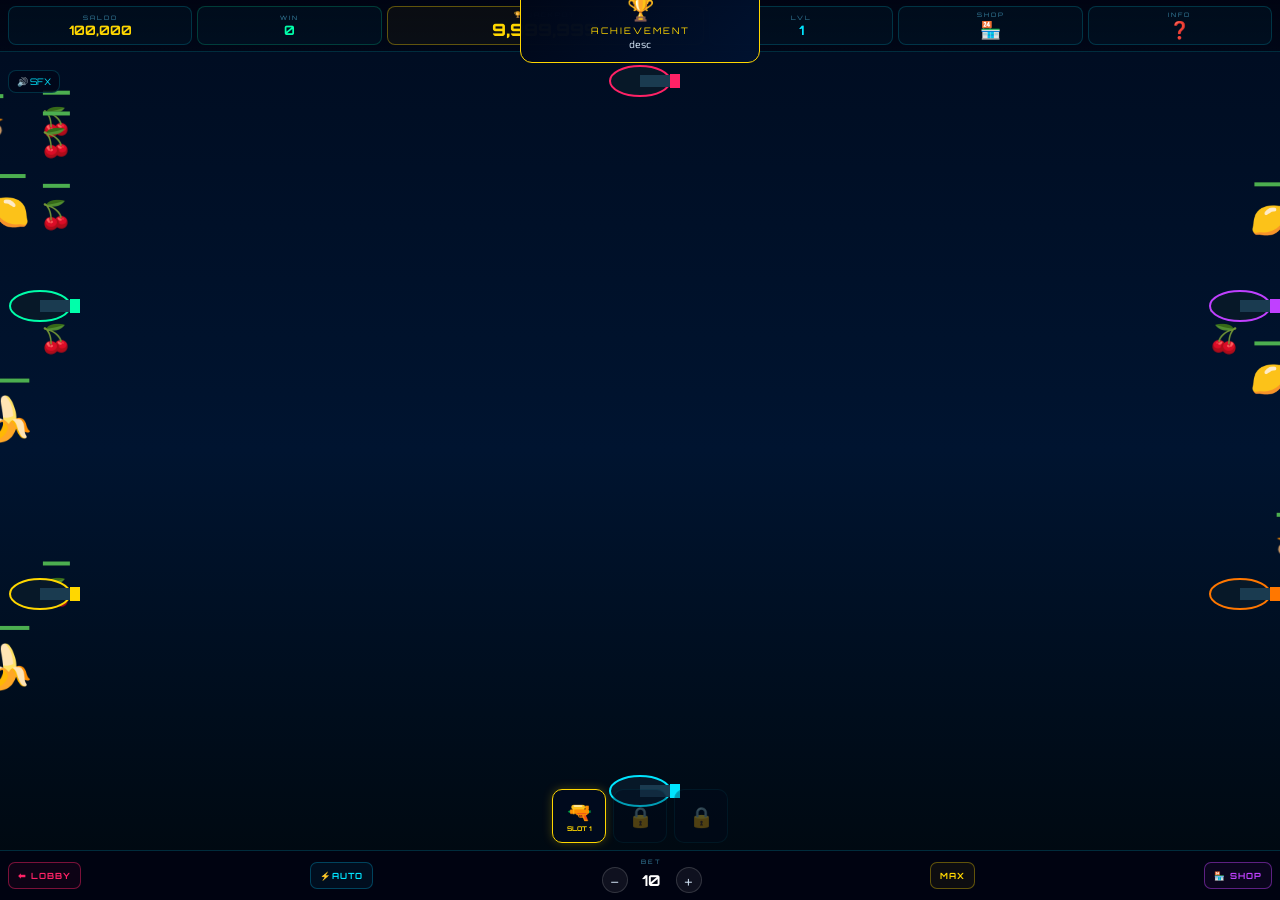
<file: demo1.html>
<!DOCTYPE html>
<html lang="id">
<head>
<meta charset="UTF-8">
<meta name="viewport" content="width=device-width, initial-scale=1.0, maximum-scale=1.0, user-scalable=no, viewport-fit=cover">
<title>Ocean Emperor V7 — VIP Casino</title>
<link href="https://fonts.googleapis.com/css2?family=Orbitron:wght@400;700;900&family=Exo+2:wght@300;400;600;700;900&display=swap" rel="stylesheet">
<style>
:root{
  --c-blue:#00e5ff;--c-gold:#ffd700;--c-red:#ff2266;--c-green:#00ffaa;
  --c-purple:#c040ff;--c-orange:#ff7700;--c-pink:#ff4fa0;--c-teal:#00ffd0;
  --bg0:#000a1a;--border:rgba(0,229,255,0.18);--border-gold:rgba(255,215,0,0.35);
  --font-hud:'Orbitron',sans-serif;--font-main:'Exo 2',sans-serif;
  --safe-bottom:env(safe-area-inset-bottom,0px);
}
*{margin:0;padding:0;box-sizing:border-box;-webkit-tap-highlight-color:transparent;}
html,body{width:100%;height:100%;overflow:hidden;position:fixed;background:var(--bg0);font-family:var(--font-main);user-select:none;cursor:crosshair;}
#gameCanvas{display:block;position:fixed;top:0;left:0;z-index:1;}
#ui{position:fixed;inset:0;pointer-events:none;z-index:10;display:flex;flex-direction:column;}

/* HUD TOP */
.hud-top{display:flex;align-items:stretch;background:linear-gradient(180deg,rgba(0,4,18,0.98),rgba(0,4,18,0.7));border-bottom:1px solid var(--border);padding:calc(6px + env(safe-area-inset-top)) 8px 6px;gap:5px;}
.hud-cell{display:flex;flex-direction:column;align-items:center;justify-content:center;background:rgba(0,229,255,0.04);border:1px solid var(--border);border-radius:8px;padding:4px 8px;min-width:60px;flex:1;}
.hud-cell.jp{flex:1.8;border-color:var(--border-gold);background:rgba(255,215,0,0.04); overflow:hidden;}
.hud-label{font-size:6px;letter-spacing:2px;color:#3a8aaa;text-transform:uppercase;font-family:var(--font-hud);margin-bottom:1px; white-space:nowrap;}
.hud-val{font-size:13px;font-weight:700;color:#fff;font-family:var(--font-hud); white-space:nowrap;}
.hud-val.gold{color:var(--c-gold);}
.hud-val.green{color:var(--c-green);}
.hud-val.blue{color:var(--c-blue);}
.jp-val{font-size:clamp(13px, 3.5vw, 17px); font-weight:900; color:var(--c-gold); font-family:var(--font-hud); white-space:nowrap; text-overflow:ellipsis;}

/* COMBO */
#combo-display{position:absolute;top:72px;left:50%;transform:translateX(-50%);font-family:var(--font-hud);font-size:24px;font-weight:900;pointer-events:none;opacity:0;transition:opacity 0.3s;text-align:center;white-space:nowrap;text-shadow:0 0 10px currentColor;}
#combo-display.show{opacity:1;}

/* WEAPON ROW */
#weapon-row{position:absolute;bottom:calc(var(--hud-bot-h,88px) + 8px);left:50%;transform:translateX(-50%);display:flex;gap:7px;pointer-events:auto;}
.w-slot{width:54px;height:54px;border:1.5px solid var(--border);border-radius:10px;background:rgba(0,10,30,0.92);display:flex;flex-direction:column;align-items:center;justify-content:center;cursor:pointer;transition:all 0.2s;position:relative;overflow:hidden;}
.w-slot.active{border-color:var(--c-gold);box-shadow:0 0 10px rgba(255,215,0,0.25);}
.w-slot.locked{opacity:0.35;cursor:not-allowed;}
.w-slot .wico{font-size:20px;}
.w-slot .wlvl{font-size:6.5px;color:var(--c-gold);font-family:var(--font-hud);font-weight:700;}

/* BOTTOM HUD */
.hud-bot{pointer-events:auto;background:rgba(0,4,18,0.98);border-top:1px solid var(--border);padding:7px 8px calc(7px + var(--safe-bottom));display:flex;align-items:center;justify-content:space-between;gap:5px;flex-shrink:0;}
.hud-btn{background:rgba(0,200,255,0.06);border:1.5px solid rgba(0,200,255,0.28);color:var(--c-blue);padding:7px 9px;font-size:8.5px;font-weight:700;letter-spacing:1px;border-radius:7px;cursor:pointer;transition:all 0.18s;font-family:var(--font-hud);white-space:nowrap;flex-shrink:0;}
.hud-btn:active{transform:scale(0.92);}
.hud-btn.on{background:rgba(0,255,136,0.1);border-color:rgba(0,255,136,0.45);color:var(--c-green);}
.hud-btn.gold{border-color:var(--border-gold);color:var(--c-gold);background:rgba(255,215,0,0.05);}
.hud-btn.purple{border-color:rgba(192,64,255,0.45);color:var(--c-purple);background:rgba(192,64,255,0.05);}
.hud-btn.danger{border-color:rgba(255,34,102,0.45);color:var(--c-red);background:rgba(255,34,102,0.05);}
.bet-group{display:flex;flex-direction:column;align-items:center;gap:1px;}
.bet-ctrl{display:flex;align-items:center;gap:5px;}
.bet-btn{background:rgba(255,255,255,0.06);border:1.5px solid rgba(255,255,255,0.15);color:#cde;width:26px;height:26px;border-radius:50%;font-size:16px;cursor:pointer;display:flex;align-items:center;justify-content:center;transition:all 0.15s;flex-shrink:0;}
.bet-btn:active{transform:scale(0.85);}
#h-bet{font-family:var(--font-hud);font-size:15px;font-weight:700;color:#fff;min-width:38px;text-align:center;}

/* SOUND BTN */
#sound-btn{position:absolute;left:8px;top:70px;background:rgba(0,8,25,0.85);border:1px solid var(--border);border-radius:8px;padding:5px 8px;font-size:9px;color:var(--c-blue);font-family:var(--font-hud);cursor:pointer;pointer-events:auto;z-index:20;}

/* SHOP & INFO OVERLAY */
.overlay-bg{position:fixed;inset:0;background:rgba(0,0,12,0.94);display:none;align-items:center;justify-content:center;z-index:300;pointer-events:auto;overflow-y:auto;padding:10px;backdrop-filter:blur(6px);}
.modal-box{background:rgba(0,6,22,0.99);border:1.5px solid rgba(0,229,255,0.25);border-radius:16px;padding:18px;max-width:700px;width:100%;margin:auto;}
.shop-header{display:flex;justify-content:space-between;align-items:center;margin-bottom:12px;gap:8px;}
.shop-title{font-size:16px;font-weight:900;color:var(--c-blue);font-family:var(--font-hud);letter-spacing:3px;}
.shop-balance{font-size:12px;color:var(--c-gold);font-family:var(--font-hud);white-space:nowrap;}
.shop-close{background:none;border:1.5px solid rgba(255,255,255,0.18);color:#aaa;width:32px;height:32px;border-radius:50%;cursor:pointer;font-size:15px;}
.shop-tabs{display:flex;gap:5px;margin-bottom:12px;flex-wrap:wrap;}
.shop-tab{background:rgba(0,229,255,0.05);border:1.5px solid rgba(0,229,255,0.18);color:#5a9bb8;padding:6px 11px;font-size:8.5px;font-weight:700;letter-spacing:1.5px;border-radius:6px;cursor:pointer;font-family:var(--font-hud);transition:all 0.18s;}
.shop-tab.active{background:rgba(0,229,255,0.14);border-color:var(--c-blue);color:var(--c-blue);}
.shop-grid{display:grid;grid-template-columns:repeat(auto-fill,minmax(145px,1fr));gap:9px;}
.shop-card{background:rgba(0,10,30,0.92);border:1.5px solid rgba(0,229,255,0.14);border-radius:11px;padding:12px 10px;text-align:center;transition:all 0.2s;}
.shop-card.owned{border-color:rgba(0,255,170,0.35);}
.shop-card.equipped{border-color:var(--c-gold);}
.shop-card .card-ico{font-size:26px;margin-bottom:5px;}
.shop-card .card-name{font-size:9.5px;font-weight:700;color:#e8f4ff;letter-spacing:0.5px;margin-bottom:2px;font-family:var(--font-hud);}
.shop-card .card-stat{font-size:8px;color:#4a9cc0;margin-bottom:7px;line-height:1.5;}
.shop-card .card-btn{width:100%;padding:6px;font-size:8px;font-weight:700;letter-spacing:1px;border-radius:5px;cursor:pointer;border:none;font-family:var(--font-hud);}
.card-btn.buy{background:linear-gradient(135deg,var(--c-gold),#ff9100);color:#000;}
.card-btn.equip{background:rgba(0,229,255,0.15);color:var(--c-blue);border:1px solid var(--c-blue);}
.card-btn.equipped-tag{background:rgba(255,215,0,0.12);color:var(--c-gold);border:1px solid var(--c-gold);}
.card-btn.maxed{background:rgba(0,255,136,0.1);color:var(--c-green);border:1px solid rgba(0,255,136,0.3);}

/* ACHIEVEMENT TOAST */
#achievement-toast{position:fixed;top:72px;left:50%;transform:translateX(-50%) translateY(-90px);background:linear-gradient(135deg,rgba(0,6,22,0.98),rgba(0,18,48,0.98));border:1.5px solid var(--c-gold);border-radius:12px;padding:12px 20px;min-width:240px;max-width:90vw;z-index:500;pointer-events:none;transition:transform 0.4s cubic-bezier(0.34,1.56,0.64,1);text-align:center;}
#achievement-toast.show{transform:translateX(-50%) translateY(0);}
#ach-icon{font-size:22px;}
#ach-title{font-size:9px;color:var(--c-gold);font-family:var(--font-hud);letter-spacing:2px;margin:3px 0 2px;}
#ach-desc{font-size:10.5px;color:#cde;}

/* GAME OVER */
#gameover{position:fixed;inset:0;display:flex;align-items:center;justify-content:center;pointer-events:none;z-index:400;}
#gameover-box{background:rgba(0,4,18,0.98);border:2px solid rgba(255,215,0,0.4);border-radius:18px;padding:34px 48px;text-align:center;display:none;pointer-events:auto;max-width:90vw;}
#go-title{font-size:28px;font-weight:900;color:var(--c-gold);margin-bottom:6px;font-family:var(--font-hud);}
#go-stats{font-size:11px;color:#7ab;margin-bottom:6px;font-family:var(--font-hud);}
#go-sub{font-size:10.5px;color:#446;margin-bottom:20px;}
#go-btn{background:linear-gradient(135deg,var(--c-gold),#ff9100);color:#000;border:none;padding:13px 32px;font-size:11px;font-weight:900;border-radius:8px;cursor:pointer;letter-spacing:2px;font-family:var(--font-hud);}

/* JACKPOT WIN */
#jackpot-win{position:fixed;inset:0;display:none;align-items:center;justify-content:center;z-index:600;background:rgba(0,0,0,0.88);pointer-events:auto;}
.jw-inner{text-align:center;animation:jPop 0.5s cubic-bezier(0.34,1.56,0.64,1);}
@keyframes jPop{from{transform:scale(0.2);opacity:0;}to{transform:scale(1);opacity:1;}}
.jw-coins{font-size:60px;}
.jw-title{font-size:38px;font-weight:900;color:var(--c-gold);font-family:var(--font-hud);margin:10px 0 5px;}
.jw-amount{font-size:56px;font-weight:900;color:#fff;font-family:var(--font-hud);}
.jw-btn{margin-top:22px;background:var(--c-gold);color:#000;border:none;padding:14px 36px;font-size:12px;font-weight:900;border-radius:10px;cursor:pointer;font-family:var(--font-hud);letter-spacing:2px;}

/* MOBILE */
@media(max-width:480px){
  .hud-val{font-size:11px;} .hud-label{font-size:5px;}
  .hud-cell{min-width:48px;padding:3px 4px;}
  .w-slot{width:48px;height:48px;}.w-slot .wico{font-size:17px;}
  .hud-btn{padding:5px 7px;font-size:7.5px;}
  #gameover-box{padding:26px 28px;}
  .jw-title{font-size:26px;}.jw-amount{font-size:36px;}
}
</style>
</head>
<body>
<canvas id="gameCanvas"></canvas>
<div id="achievement-toast"><div id="ach-icon">🏆</div><div id="ach-title">ACHIEVEMENT</div><div id="ach-desc">desc</div></div>
<div id="combo-display"></div>

<div id="ui">
  <div class="hud-top" id="hud-top-bar">
    <div class="hud-cell"><div class="hud-label">SALDO</div><div class="hud-val gold" id="h-bal">0</div></div>
    <div class="hud-cell" style="border-color:rgba(0,255,170,0.2);"><div class="hud-label">WIN</div><div class="hud-val green" id="h-win">0</div></div>
    <div class="hud-cell jp"><div class="hud-label">🏆 JACKPOT</div><div class="jp-val" id="h-jack">9,999,999</div></div>
    <div class="hud-cell"><div class="hud-label">LVL</div><div class="hud-val blue" id="h-lvl">1</div></div>
    <div class="hud-cell" style="cursor:pointer;pointer-events:auto;" onclick="openShop()"><div class="hud-label">SHOP</div><div class="hud-val" style="font-size:17px;">🏪</div></div>
    <div class="hud-cell" style="cursor:pointer;pointer-events:auto; min-width:40px;" onclick="openInfo()"><div class="hud-label">INFO</div><div class="hud-val" style="font-size:17px;">❓</div></div>
  </div>
  <div id="sound-btn" onclick="toggleSound()">🔊 SFX</div>
  <div id="weapon-row"></div>
  <div style="flex:1;"></div>
  
  <div class="hud-bot" id="hud-bot-bar">
    <button class="hud-btn danger" id="btnExit" onclick="saveAndExit()">⬅ LOBBY</button>
    <button class="hud-btn" id="btn-auto" onclick="toggleAuto()">⚡AUTO</button>
    <div class="bet-group">
      <div class="hud-label" style="font-size:6px;">BET</div>
      <div class="bet-ctrl">
        <div class="bet-btn" onclick="changeBet(-1)">−</div>
        <span id="h-bet">10</span>
        <div class="bet-btn" onclick="changeBet(1)">+</div>
      </div>
    </div>
    <button class="hud-btn gold" onclick="changeBet(0,'max')">MAX</button>
    <button class="hud-btn purple" onclick="openShop()">🏪 SHOP</button>
  </div>
</div>

<div id="shop-overlay" class="overlay-bg" style="align-items:flex-start;">
  <div id="shop-box" class="modal-box">
    <div class="shop-header">
      <div class="shop-title">⚓ ARMORY</div>
      <div class="shop-balance">💰 <span id="sh-bal">0</span></div>
      <button class="shop-close" onclick="closeShop()">✕</button>
    </div>
    <div class="shop-tabs">
      <div class="shop-tab active" onclick="shopTab('weapons')">⚔ SENJATA</div>
      <div class="shop-tab" onclick="shopTab('upgrades')">⬆ UPGRADE</div>
      <div class="shop-tab" onclick="shopTab('buffs')">✨ BUFF</div>
      <div class="shop-tab" onclick="shopTab('missions')">📋 MISI</div>
    </div>
    <div id="shop-content" class="shop-grid"></div>
  </div>
</div>

<!-- MODAL INFORMASI TAMBAHAN -->
<div id="info-overlay" class="overlay-bg">
  <div id="info-box" class="modal-box" style="max-width:550px;">
    <div class="shop-header">
      <div class="shop-title">❓ INFO PERMAINAN</div>
      <button class="shop-close" onclick="closeInfo()">✕</button>
    </div>
    <div style="color:#cde; font-size:11.5px; line-height:1.6; text-align:left; max-height:65vh; overflow-y:auto; padding-right:10px; font-family:var(--font-main);">
      
      <h3 style="color:var(--c-gold); margin-bottom:6px; font-family:var(--font-hud);">🍉 REWARD BUAH (RTP SYSTEM)</h3>
      <p style="margin-bottom:12px;">Reward dibayarkan berdasarkan: <b>Pengali (Multiplier) Buah × Bet Anda</b>.<br>
      Kematian/Hancurnya buah ditentukan dari RNG Sistem RTP (96%).<br>
      • 🍒 Cherry: 2x | 🍋 Lemon: 10x | 🍌 Kembar: 15x | 🍇 Grape: 30x<br>
      • Semangka 🍉👑 (Boss): 150x Bet Anda!</p>
      
      <h3 style="color:var(--c-purple); margin-bottom:6px; font-family:var(--font-hud);">🎁 BONUS & MINIGAME</h3>
      <ul style="margin-bottom:12px; padding-left:18px;">
        <li><b>💣 Bomb (50x):</b> Meledak area luas dan memusnahkan slot buah disekitar.</li>
        <li><b>🎰 Roulette (50x):</b> Membuka putaran Wheel of Fortune (Hingga 100x Bet).</li>
        <li><b>⚡ Electric (40x):</b> Menyetrum menyebar ke buah-buah terdekat.</li>
        <li><b>🔩 Drill Fish (50x):</b> Menembakkan bor raksasa memantul yang menghancurkan sekitarnya.</li>
        <li><b>💰 Jackpot:</b> Kumpulkan Pool Kumulatif ratusan ribu koin!</li>
      </ul>
      
      <h3 style="color:var(--c-blue); margin-bottom:6px; font-family:var(--font-hud);">⚔️ HARGA TEMBAKAN ADD-ON</h3>
      <p style="margin-bottom:12px;">Sistem akan menarik biaya saat ditembakkan sesuai Add-on:</p>
      <ul style="padding-left:18px;">
        <li><b>🔫 Single:</b> Normal (Biaya = Bet)</li>
        <li><b>🎯 Double:</b> Bet + 1x | <b>💥 Triple:</b> Bet + 2x</li>
        <li><b>⚡ Laser:</b> Bet + 3x | <b>💢 Shotgun:</b> Bet + 4x</li>
        <li><b>🔥 Minigun:</b> Bet + 5x</li>
        <li style="color:var(--c-red); font-weight:bold;"><b>☢ Nuke:</b> Disedot 50% - 70% dari Total Saldo Anda! Hadiah kemenangan dikalikan dengan biaya mahal ini. RTP menentukan kehancuran massal (tidak selalu 100% mati jika RTP sedang buruk).</li>
      </ul>
    </div>
  </div>
</div>

<div id="gameover"><div id="gameover-box">
  <div id="go-title">GAME OVER</div>
  <div id="go-stats"></div>
  <div id="go-sub">Saldo habis. Lakukan Deposit di Lobby!</div>
  <button id="go-btn" onclick="saveAndExit()">⬅ KEMBALI KE LOBBY</button>
</div></div>

<div id="jackpot-win"><div class="jw-inner">
  <div class="jw-coins">🌟💰🌟</div>
  <div class="jw-title">JACKPOT!!!</div>
  <div class="jw-amount" id="jw-amount">+999,999</div>
  <button class="jw-btn" onclick="closeJackpot()">KLAIM HADIAH</button>
</div></div>

<!-- SCRIPT CASINO API -->
<script src="api.js"></script>

<script>
// ═══════════════════════════════════════════════════════════════════
//  OCEAN EMPEROR V7.2 — RTP SYSTEM, FRUIT SLOTS & NUKE FIX
// ═══════════════════════════════════════════════════════════════════

/** 1. CASINO API & AUTH **/
const userJson = localStorage.getItem('currentUser');
if (!userJson) window.location.href = 'auth.html';
let currentUser = JSON.parse(userJson) || { username: 'Guest', balance: 50000 };

if (typeof api !== 'undefined' && api.getDatabase) {
  api.getDatabase().then(db => {
    if (db && db.users) {
      const freshUser = db.users.find(u => u.username === currentUser.username);
      if (freshUser) currentUser.balance = freshUser.balance;
      updateUI();
    }
  }).catch(e => console.error(e));
}

async function saveAndExit() {
  document.getElementById('btnExit').textContent = "SAVING...";
  try {
    if (typeof api !== 'undefined' && api.saveProgress) {
      await api.saveProgress(currentUser.username, currentUser.balance, level, totalWin || 0);
    }
  } catch(e) {} finally { window.location.href = 'index.html'; }
}

/** 2. GLOBALS & STATE **/
const canvas = document.getElementById('gameCanvas');
const ctx = canvas.getContext('2d', { alpha: false }); 
let W, H, hudTopH=62, hudBotH=88;
let bgCanvas, bgCtx;

let autoFire=false, totalWin=0, level=1, jackpotPool=9999999;
let frameCount=0, shakeAmt=0, shakeX=0, shakeY=0, gameOver=false, nukeFlash=0;
let mouse={x:0, y:0}, comboKills=0, comboTimer=0, lastFire=0, totalKills=0;
let equippedSlots=['single',null,null], activeSlot=0, inventory={single:true};
let upgrades={dmg:0,rate:0,winrate:0,radius:0};
let buffs={autoReload:false, goldFish:false, comboMaster:false};

const GAME_RTP = 0.96; // 96% Return To Player

const players = [
  {id:0, isBot:false, name:'YOU', color:'#00e5ff', bet:10, ang:0, totalWin:0, totalKills:0},
  {id:1, isBot:true, name:'BOT-R', color:'#ff2266', bet:10, bal:5000, ang:0, cooldown:0, totalWin:0},
  {id:2, isBot:true, name:'BOT-G', color:'#00ffaa', bet:10, bal:8000, ang:0, cooldown:0, totalWin:0},
  {id:3, isBot:true, name:'BOT-Y', color:'#ffd700', bet:10, bal:4000, ang:0, cooldown:0, totalWin:0},
  {id:4, isBot:true, name:'BOT-P', color:'#c040ff', bet:10, bal:6000, ang:0, cooldown:0, totalWin:0},
  {id:5, isBot:true, name:'BOT-O', color:'#ff7700', bet:10, bal:7000, ang:0, cooldown:0, totalWin:0}
];

const WEAPON_DEFS={
  single: {id:'single', name:'Single Shot', ico:'🔫',dmg:1,multi:1, price:0, color:'#00e5ff', costMulti:0, desc:'Biaya Normal'},
  double: {id:'double', name:'Double Shot', ico:'🎯',dmg:1,multi:2, price:600, color:'#ffd700', costMulti:1, desc:'Biaya: Bet + 1x'},
  triple: {id:'triple', name:'Triple Shot', ico:'💥',dmg:1,multi:3, price:1400,color:'#ff9100', costMulti:2, desc:'Biaya: Bet + 2x'},
  laser:  {id:'laser',  name:'Laser Beam',  ico:'⚡',dmg:3,multi:1, price:2800,color:'#e040fb',piercing:true, costMulti:3, desc:'Biaya: Bet + 3x'},
  shotgun:{id:'shotgun',name:'Shotgun',     ico:'💢',dmg:1,multi:6, price:2200,color:'#ff8a65', costMulti:4, desc:'Biaya: Bet + 4x'},
  minigun:{id:'minigun',name:'Minigun',     ico:'🔥',dmg:1,multi:1, price:3200,color:'#ff5722',minigun:true, costMulti:5, desc:'Biaya: Bet + 5x'},
  nuke:   {id:'nuke',   name:'Nuke Cannon', ico:'☢', dmg:8,multi:1, price:9000,color:'#00ff88',nuke:true, costMulti:10, desc:'Biaya: 50%-70% Saldo!'}
};

const UPGRADE_DEFS=[
  {id:'dmg',    name:'Damage Boost',ico:'⚔',desc:'+20% RTP Dmg',max:5,prices:[400,900,1800,3500,7000]},
  {id:'rate',   name:'Fire Rate',   ico:'⚡',desc:'+15% rate',  max:5,prices:[300,700,1400,2800,5600]},
  {id:'winrate',name:'Win Rate',    ico:'🍀',desc:'+5% Win RNG',max:5,prices:[500,1100,2200,4400,8800]},
  {id:'radius', name:'Blast Radius',ico:'💣',desc:'+15% AoE',  max:5,prices:[350,800,1600,3200,6400]}
];
const BUFF_DEFS=[
  {id:'autoReload', name:'Auto Reload', ico:'🔄',desc:'Cegah peluru jika saldo < 300',price:2000},
  {id:'goldFish',   name:'Gold Magnet', ico:'🪙',desc:'Reward koin +50%',price:3200},
  {id:'comboMaster',name:'Combo Master',ico:'🔥',desc:'Combo 2× lebih lama',price:4000}
];
const MISSIONS=[
  {id:'m1',desc:'Hancurkan 20 Cherry', target:'small',  goal:20,   prog:0,reward:500, done:false},
  {id:'m2',desc:'Hancurkan 5 Boss',    target:'boss',   goal:5,    prog:0,reward:2000,done:false},
  {id:'m4',desc:'Menangkan 3000 coins',target:'win',    goal:3000, prog:0,reward:600, done:false},
  {id:'m5',desc:'Hancurkan 3 Jackpot', target:'jackpot',goal:3,    prog:0,reward:3000,done:false}
];
const ACHIEVEMENTS=[
  {id:'first_kill',  name:'First Blood',   icon:'🩸',done:false},
  {id:'kill_50',     name:'Sharpshooter',  icon:'🎯',done:false},
  {id:'win_10k',     name:'Millionaire Jr.',icon:'💰',done:false},
  {id:'level_10',    name:'Veteran',       icon:'⭐',done:false},
];

/** 3. AUDIO ENGINE **/
const AC = new (window.AudioContext || window.webkitAudioContext)();
let soundOn = true;
let sfxGain, noiseBuffer;
let audioStarted = false;

function initAudio(){
  sfxGain = AC.createGain(); sfxGain.gain.value = 0.4; sfxGain.connect(AC.destination);
  noiseBuffer = AC.createBuffer(1, AC.sampleRate * 2, AC.sampleRate);
  const d = noiseBuffer.getChannelData(0);
  for(let i=0; i<noiseBuffer.length; i++) d[i] = Math.random()*2-1;
}
function resumeAC(){ if(AC.state==='suspended') AC.resume(); }

const SFX = {
  shoot() { _sfx([{t:'square',f:800,ef:200,d:0.05,v:0.3}]); },
  coin() {  _sfx([{t:'sine',f:1200,ef:1600,d:0.1,v:0.5}]); },
  explosion() { _sfx([{noise:true,f:80,d:0.3,v:0.5}]); shakeAmt = Math.max(shakeAmt, 10); },
  laser() {   _sfx([{t:'sawtooth',f:2000,ef:200,d:0.25,v:0.5}]); },
  jackpot_win() { [261,330,392,523,659].forEach((f,i)=>{setTimeout(()=>_sfx([{t:'sine',f,ef:f*2,d:0.3,v:0.6}]),i*80);}); },
  combo() {  _sfx([{t:'triangle',f:600+comboKills*80,ef:1200,d:0.12,v:0.6}]); }
};

function _sfx(layers){
  if(!soundOn||!AC) return;
  layers.forEach(l=>{
    const delay=l.delay||0;
    setTimeout(()=>{
      const osc = l.noise ? null : AC.createOscillator();
      const src = l.noise ? AC.createBufferSource() : null;
      const env = AC.createGain();
      if(l.noise){
        src.buffer = noiseBuffer; src.connect(env); env.connect(sfxGain);
        env.gain.setValueAtTime(l.v, AC.currentTime);
        env.gain.exponentialRampToValueAtTime(0.001, AC.currentTime+l.d);
        src.start(AC.currentTime); src.stop(AC.currentTime+l.d);
      } else {
        osc.type = l.t||'sine'; osc.connect(env); env.connect(sfxGain);
        osc.frequency.setValueAtTime(l.f, AC.currentTime);
        osc.frequency.exponentialRampToValueAtTime(l.ef, AC.currentTime+l.d);
        env.gain.setValueAtTime(l.v, AC.currentTime);
        env.gain.exponentialRampToValueAtTime(0.001, AC.currentTime+l.d);
        osc.start(AC.currentTime); osc.stop(AC.currentTime+l.d);
      }
    }, delay*1000);
  });
}
function toggleSound(){
  soundOn=!soundOn;
  if(sfxGain) sfxGain.gain.value = soundOn ? 0.4 : 0;
  document.getElementById('sound-btn').textContent=(soundOn?'🔊':'🔇')+' SFX';
}

/** 4. CANVAS FLOATERS (ANTI-LAG) **/
const canvasFloaters = [];
function addCanvasText(str, x, y, color, size) {
  canvasFloaters.push({ str, x, y, color, size, life: 1 });
}
function drawCanvasFloaters() {
  for(let i=canvasFloaters.length-1; i>=0; i--){
    let f = canvasFloaters[i];
    f.y -= 1.5; f.life -= 0.02;
    ctx.globalAlpha = Math.max(0, f.life);
    ctx.fillStyle = f.color;
    ctx.font = `bold ${f.size}px Orbitron, sans-serif`;
    ctx.textAlign = 'center';
    ctx.fillText(f.str, f.x, f.y);
    if(f.life <= 0) canvasFloaters.splice(i, 1);
  }
  ctx.globalAlpha = 1;
}

/** 5. FISH DEFS & CLASSES (THEME: SLOT BUAH & RTP BALANCE) **/
const FISH_TYPES=[
  {id:'small',   hp:20,  val:2,   speed:2.4,size:18,color:'#4fc3f7',prob:0.25, emoji:'🍒'},
  {id:'med',     hp:50,  val:10,  speed:1.6,size:24,color:'#81c784',prob:0.25, emoji:'🍋'},
  {id:'large',   hp:150, val:30,  speed:1.0,size:32,color:'#ff8a65',prob:0.15, emoji:'🍇'},
  {id:'boss',    hp:500, val:150, speed:0.4,size:50,color:'#ff6f00',prob:0.04, emoji:'🍉'},
  {id:'jackpot', hp:300, val:0,   speed:0.6,size:45,color:'#ffd700',prob:0.04, emoji:'💰'},
  {id:'bomb',    hp:200, val:50,  speed:1.1,size:35,color:'#ff2266',prob:0.06, emoji:'💣'},
  {id:'roulette',hp:200, val:50,  speed:0.9,size:40,color:'#c040ff',prob:0.05, emoji:'🎰'},
  {id:'twin',    hp:100, val:15,  speed:1.6,size:29,color:'#80deea',prob:0.05, emoji:'🍌'},
  {id:'electric',hp:250, val:40,  speed:0.8,size:45,color:'#ffd740',prob:0.03, emoji:'⚡'},
  {id:'drill',   hp:250, val:50,  speed:1.0,size:38,color:'#9e9e9e',prob:0.04, emoji:'🔩'}
];
function pickFishType(){let r=Math.random(),c=0;for(let t of FISH_TYPES){c+=t.prob;if(r<c)return t;}return FISH_TYPES[0];}

const fishes=[], bullets=[], _particles=[], lasers=[], inWorldRoulettes=[], drills=[];

class Fish {
  constructor(){this.init();}
  init(overType){
    const t=overType?FISH_TYPES.find(x=>x.id===overType)||pickFishType():pickFishType();
    Object.assign(this,{
      id:t.id, hp:t.hp, maxHp:t.hp, val:t.val,
      speed:t.speed, size:t.size, color:t.color, emoji:t.emoji,
      dir:Math.random()>0.5?1:-1, wave:Math.random()*Math.PI*2,
      waveAmp:8+Math.random()*14, waveFreq:0.018+Math.random()*0.02,
      alive:true, flash:0, orbitAngle:Math.random()*Math.PI*2, 
      countUp: 100+Math.floor(Math.random()*400)
    });
    this.x = this.dir===1?-90:W+90;
    this.baseY = (hudTopH+45) + Math.random()*(H-hudTopH-hudBotH-120);
    this.y = this.baseY;

    if(this.id === 'bomb') {
      this.bombTimer = 480 + Math.floor(Math.random() * 240);
      this.vx = (Math.random() > 0.5 ? 1 : -1) * (2 + Math.random() * 3);
      this.vy = -5 - Math.random() * 5;
      this.gravity = 0.25; this.entered = false;
    }
    if(this.id === 'roulette') this.spinAngle = 0;
  }
  
  update(){
    this.orbitAngle+=0.04;
    if(this.flash>0) this.flash--;

    if (this.id === 'bomb') {
      if (!this.entered) {
        this.x += this.speed * this.dir;
        if (this.x > 50 && this.x < W - 50) this.entered = true;
      } else {
        this.x += this.vx; this.vy += this.gravity; this.y += this.vy;
        if (this.x < 30 && this.vx < 0) { this.x = 30; this.vx *= -1; }
        if (this.x > W - 30 && this.vx > 0) { this.x = W - 30; this.vx *= -1; }
        if (this.y > H - hudBotH - 40 && this.vy > 0) {
          this.y = H - hudBotH - 40; this.vy = -6 - Math.random() * 4;
          this.vx = (Math.random() > 0.5 ? 1 : -1) * (2 + Math.random() * 4);
          explodeAt(this.x, this.y, 80, 5, -1, this, undefined); 
        }
        this.bombTimer--;
        if (this.bombTimer <= 0) killFish(this, -1);
      }
      return; 
    }

    this.x += this.speed * this.dir;
    this.y = this.baseY + Math.sin(frameCount * this.waveFreq + this.wave) * this.waveAmp;
    
    if(this.id==='jackpot' && frameCount%20===0) this.countUp += Math.floor(10+Math.random()*20);
    if(this.id==='roulette') this.spinAngle+=0.04;

    const marg = this.size+50;
    if((this.dir===1 && this.x>W+marg) || (this.dir===-1 && this.x<-marg)) this.init();
  }

  draw(){
    ctx.save();
    ctx.translate(this.x,this.y);
    if(this.dir===-1) ctx.scale(-1,1);
    if(this.flash>0) ctx.globalAlpha = 0.5 + 0.5 * Math.sin(frameCount*0.5);
    
    // Draw Fruit Emojis instead of shapes
    ctx.font = `${Math.floor(this.size * 1.5)}px Arial`;
    ctx.textAlign = 'center';
    ctx.textBaseline = 'middle';
    
    if(this.id === 'boss') {
      ctx.fillText(this.emoji, 0, 0);
      ctx.font = `${Math.floor(this.size * 0.8)}px Arial`;
      ctx.fillText('👑', 0, -this.size * 0.7);
    } 
    else {
      ctx.fillText(this.emoji, 0, 0);
    }
    
    ctx.restore();
    
    // HP Bar
    if(this.maxHp > 5 && this.id !== 'drill'){
      const bw=this.size*1.5, bh=4, bx=this.x-bw/2, by=this.y-this.size-15;
      const pct=this.hp/this.maxHp;
      ctx.fillStyle='rgba(0,0,0,0.5)'; ctx.fillRect(bx,by,bw,bh);
      ctx.fillStyle=pct>0.5?'#4caf50':pct>0.25?'#ffc107':'#f44336'; 
      ctx.fillRect(bx,by,bw*pct,bh);
    }
  }
}

/** RTP KILL LOGIC **/
function tryKillFish(fish, damage, activeBet, ownerId) {
  let multiplier = fish.val > 0 ? fish.val : 50; 
  if (fish.id === 'jackpot') multiplier = 100;
  
  let wrMod = ownerId === 0 ? (1 + (upgrades.winrate || 0)*0.05) : 1;
  let chance = (damage * GAME_RTP * wrMod) / multiplier;
  
  if(Math.random() < chance) {
    return true; 
  } else {
    fish.hp -= damage;
    if(fish.hp <= 0) return true;
  }
  return false;
}

/** 6. PROJECTILES & DRILL **/
class Bullet{
  constructor(ox,oy,ang,wDef,ownerId, customBet){
    this.x=ox;this.y=oy;
    const spd = wDef.id==='minigun' ? 22 : 16;
    this.vx=Math.cos(ang)*spd;this.vy=Math.sin(ang)*spd;
    this.wDef=wDef;this.ownerId=ownerId;this.alive=true;
    this.customBet=customBet; // To store extreme bets like Nuke
    this.piercing=!!wDef.piercing; this.nuke=!!wDef.nuke; this.explosive=!!wDef.explosive;
  }
  dmg(){let b=this.wDef.dmg;if(this.ownerId===0)b*=(1+(upgrades.dmg||0)*0.2);return b;}
  
  update(){
    this.x+=this.vx;this.y+=this.vy;
    if(this.x<-20||this.x>W+20||this.y<-20||this.y>H+20){this.alive=false;return;}
    
    for(let f of fishes){
      if(!f.alive)continue;
      if(Math.abs(this.x-f.x) < f.size+10 && Math.abs(this.y-f.y) < f.size+10){
        
        // BUG FIX: Nuke must trigger once and destroy bullet to prevent recursive loop!
        if (this.nuke) {
          nukeAll(this.ownerId, this.customBet);
          this.alive = false; 
          return;
        }

        let activeBet = this.customBet !== undefined ? this.customBet : players[this.ownerId].bet;
        let died = tryKillFish(f, this.dmg(), activeBet, this.ownerId);
        
        if(this.explosive) explodeAt(this.x, this.y, 100*(1+upgrades.radius*0.15), this.dmg()*2, this.ownerId, null, activeBet);
        
        if(died) {
          killFish(f, this.ownerId, activeBet);
        } else {
          f.flash=6;
          spawnParticle(this.x,this.y,players[this.ownerId].color, 3, 0.4);
        }
        
        if(!this.piercing){this.alive=false;return;}
      }
    }
  }
  draw(){
    ctx.fillStyle=players[this.ownerId].color;
    ctx.beginPath();ctx.arc(this.x,this.y,this.nuke?10:4,0,Math.PI*2);ctx.fill();
  }
}

class Laser{
  constructor(ox,oy,ang,ownerId){
    this.ox=ox;this.oy=oy;this.ang=ang;this.ownerId=ownerId;this.life=15;
    const dx=Math.cos(ang),dy=Math.sin(ang);
    let pBet = players[ownerId].bet;
    
    for(let f of fishes){
      if(!f.alive)continue;
      const fx=f.x-ox,fy=f.y-oy;
      if(fx*dx+fy*dy<0)continue;
      if(Math.abs(fx*dy-fy*dx)<f.size+12){
        const d = 3*(ownerId===0?1+(upgrades.dmg||0)*0.2:1);
        if(tryKillFish(f, d, pBet, ownerId)) {
          killFish(f, ownerId, pBet);
        } else {
          f.flash=8; spawnParticle(f.x,f.y,players[ownerId].color,2,0.4);
        }
      }
    }
    if(soundOn)SFX.laser();
  }
  update(){this.life--;}
  draw(){
    if(this.life<=0)return;
    ctx.save(); ctx.globalAlpha=this.life/15;
    ctx.strokeStyle=players[this.ownerId].color; ctx.lineWidth=6;
    ctx.beginPath(); ctx.moveTo(this.ox,this.oy);
    ctx.lineTo(this.ox+Math.cos(this.ang)*W*1.5,this.oy+Math.sin(this.ang)*W*1.5);
    ctx.stroke(); ctx.restore();
  }
}

class Drill {
  constructor(x, y, ownerId, customBet) {
    this.x = x; this.y = y; this.ownerId = ownerId;
    this.customBet = customBet;
    let ang = Math.random() * Math.PI * 2;
    this.vx = Math.cos(ang) * 9; this.vy = Math.sin(ang) * 9;
    this.life = 420; // ~7 Detik
    this.ang = ang;
  }
  update() {
    this.x += this.vx; this.y += this.vy;
    if(this.x < 30 || this.x > W-30) { this.vx *= -1; this.ang = Math.atan2(this.vy, this.vx); }
    if(this.y < hudTopH || this.y > H-hudBotH) { this.vy *= -1; this.ang = Math.atan2(this.vy, this.vx); }
    this.life--;
    spawnParticle(this.x, this.y, '#ffd700', 1, 0.2);
    
    let activeBet = this.customBet !== undefined ? this.customBet : (this.ownerId !== -1 ? players[this.ownerId].bet : 10);

    if(frameCount % 4 === 0) {
      for(let f of fishes) {
        if(!f.alive) continue;
        if(Math.hypot(this.x-f.x, this.y-f.y) < f.size + 20) {
          if(tryKillFish(f, 4, activeBet, this.ownerId)) {
            killFish(f, this.ownerId, activeBet);
          } else {
            f.flash = 6;
            spawnParticle(f.x, f.y, '#aaa', 2, 0.4);
          }
        }
      }
    }
  }
  draw() {
    ctx.save(); ctx.translate(this.x, this.y); ctx.rotate(this.ang + frameCount*0.5);
    ctx.fillStyle = '#ff9100';
    ctx.beginPath(); ctx.moveTo(25, 0); ctx.lineTo(-15, 12); ctx.lineTo(-15, -12); ctx.closePath(); ctx.fill();
    ctx.fillStyle = '#fff'; ctx.fillRect(-20, -6, 5, 12);
    ctx.restore();
  }
}

class InWorldRoulette{
  constructor(x,y,ownerId, customBet){
    this.x=x;this.y=y;this.ownerId=ownerId; this.customBet = customBet;
    this.angle=0;this.speed=0.5;this.done=false;this.result=null;
    this.doneTimer=-1;this.spins=100+Math.floor(Math.random()*50);
    this.prizes = [
      {l:'2×',m:2,c:'#4caf50'},{l:'5×',m:5,c:'#8bc34a'},
      {l:'10×',m:10,c:'#ffd700'},{l:'20×',m:20,c:'#ff9800'},
      {l:'50×',m:50,c:'#ff5722'},{l:'JACKPOT',m:100,c:'#e91e63'},
      {l:'MISS',m:0,c:'#607d8b'},{l:'3×',m:3,c:'#009688'}
    ];
  }
  update(){
    if(!this.done){
      this.angle+=this.speed;this.speed*=0.98;this.spins--;
      if(this.spins<=0||this.speed<0.02){this.done=true;this._giveResult();}
    }else this.doneTimer++;
  }
  _giveResult(){
    this.result=this.prizes[Math.floor(Math.random()*this.prizes.length)];
    if(this.ownerId===-1) return;
    
    const o = players[this.ownerId];
    let activeBet = this.customBet !== undefined ? this.customBet : o.bet;
    let win = this.result.m * activeBet;
    
    if(win>0){
      o.bal+=win; 
      if(this.ownerId===0){ 
        currentUser.balance+=win; totalWin+=win; 
        updateMissionProgress('win',win); updateUI(); 
      }
      addCanvasText('+'+win.toLocaleString(), this.x, this.y-55, o.color, 24);
      if(soundOn)SFX.coin();
    }else{ addCanvasText('MISS!', this.x, this.y-50, '#aaa', 18); }
  }
  draw(){
    ctx.save();ctx.translate(this.x,this.y);
    const R=40, seg=(Math.PI*2)/8;
    for(let i=0;i<8;i++){
      const a=this.angle+i*seg;
      ctx.beginPath();ctx.moveTo(0,0);ctx.arc(0,0,R,a,a+seg);ctx.closePath();
      ctx.fillStyle=this.prizes[i].c;ctx.fill();
    }
    ctx.fillStyle='#fff';ctx.beginPath();ctx.moveTo(0,-R-2);ctx.lineTo(-6,-R+8);ctx.lineTo(6,-R+8);ctx.closePath();ctx.fill();
    if(this.done && this.result){
      ctx.fillStyle=this.result.c; ctx.font='bold 16px Orbitron'; ctx.textAlign='center';
      ctx.fillText(this.result.l,0,-R-15);
    }
    ctx.restore();
  }
}

function spawnParticle(x,y,color,count,life){
  for(let i=0;i<count;i++){
    const a=Math.random()*Math.PI*2;
    _particles.push({x,y,vx:Math.cos(a)*5,vy:Math.sin(a)*5,color,size:2+Math.random()*3,life:life});
  }
}
function explodeAt(x, y, radius, dmg, ownerId, immuneFish = null, customBet = undefined){
  spawnParticle(x,y,'#ff9100', 12, 0.8);
  if(soundOn) SFX.explosion();
  
  let activeBet = customBet !== undefined ? customBet : (ownerId !== -1 ? players[ownerId].bet : 10);

  for(let f of fishes){
    if(!f.alive || f === immuneFish) continue;
    const d = Math.hypot(f.x-x,f.y-y);
    if(d < radius+f.size){
      if(tryKillFish(f, dmg, activeBet, ownerId)) {
        killFish(f, ownerId, activeBet);
      } else {
        f.flash=10; 
      }
    }
  }
}

// BUG FIX & RTP NUKE:
function nukeAll(ownerId, customBet){
  if(window.isNuking) return; // Mencegah crash akibat loop recursive bila terkena bom beruntun.
  window.isNuking = true;
  
  nukeFlash=20; spawnParticle(W/2,H/2,'#00ff88',30,1.5);
  if(soundOn)SFX.explosion();
  addCanvasText('☢ NUKE!', W/2, H/2, '#00ff88', 45);
  
  let wrMod = ownerId === 0 ? (1 + (upgrades.winrate || 0)*0.05) : 1;
  let nukeRTP = GAME_RTP * wrMod; // Dasar dari rate kemenangan.
  
  const tempFishes = [...fishes]; // Copy array.
  for(let f of tempFishes){
    if(!f.alive) continue;
    
    // Chance dipengaruhi oleh RTP & Winrate. Makin tinggi, makin bersih layarnya.
    let killChance = nukeRTP * (0.6 + Math.random() * 0.4);
    
    if (Math.random() < killChance) {
      killFish(f, ownerId, customBet);
    } else {
      f.flash=15; 
    }
  }
  
  window.isNuking = false;
}

/** 7. GAME LOGIC & SHOOTING **/
function killFish(f, ownerId, customBet){
  if(!f.alive) return; 
  f.alive = false; 
  const owner = ownerId !== -1 ? players[ownerId] : null;
  let activeBet = customBet !== undefined ? customBet : (owner ? owner.bet : 10);

  spawnParticle(f.x, f.y, f.color, 8, 0.6);
  if(soundOn && f.id !== 'boss' && f.id !== 'bomb') SFX.coin();
  if(soundOn && f.id === 'boss') SFX.explosion();

  if (ownerId === 0) { totalKills++; checkAchievements(); }

  // SPESIAL KILL EFFECT
  if (f.id === 'bomb') { explodeAt(f.x, f.y, 250, 8, ownerId, null, activeBet); f.init(); return; }
  if (f.id === 'drill') {
    addCanvasText('DRILL ACTIVATED!', f.x, f.y, '#9e9e9e', 24);
    drills.push(new Drill(f.x, f.y, ownerId, activeBet));
    f.init(); return;
  }
  if (f.id === 'electric') {
    addCanvasText('⚡ ZAP!', f.x, f.y, '#ffd740', 26);
    fishes.forEach(nf => {
      if(nf.alive && nf!==f && Math.hypot(nf.x-f.x, nf.y-f.y)<300){
        if(tryKillFish(nf, 5, activeBet, ownerId)){ killFish(nf, ownerId, activeBet); } else { nf.flash=10; }
      }
    });
  }
  if (f.id === 'roulette') {
    inWorldRoulettes.push(new InWorldRoulette(f.x, f.y, ownerId, activeBet));
    f.init(); return;
  }
  if (f.id === 'twin') {
    for(let i=0;i<2;i++){const nf=new Fish(); nf.init('small'); nf.x=f.x+(i-0.5)*40; nf.y=f.y; fishes.push(nf);}
  }

  // REWARD CALCULATION
  if(ownerId === 0){
    comboKills++; comboTimer = buffs.comboMaster ? 200 : 120;
    if(comboKills >= 2) showCombo(comboKills);
    if(comboKills >= 5) updateMissionProgress('combo', 1);
  }

  let win = 0;
  if(owner) {
    if(f.id === 'jackpot'){
      win = f.countUp; jackpotPool = Math.max(0, jackpotPool - win); updateJackpot();
      if(ownerId === 0){ showJackpotWin(win); updateMissionProgress('jackpot', 1); } 
      else addCanvasText('JACKPOT +'+win.toLocaleString(), f.x, f.y, '#ffd700', 24);
    } else {
      const goldMod = (ownerId === 0 && buffs.goldFish) ? 1.5 : 1;
      const comboMod = ownerId === 0 ? Math.max(1, comboKills * 0.1 + 1) : 1;
      // Kemenangan menggunakan activeBet (sangat krusial untuk balik modal Nuke yang disedot puluhan ribu)
      win = Math.floor(f.val * activeBet * goldMod * comboMod);
    }
    
    if (ownerId === 0) {
      currentUser.balance += win; totalWin += win; 
      updateMissionProgress('win', win); updateMissionProgress(f.id, 1);
      updateUI();
    } else {
      owner.bal += win; 
    }
    
    if(win > 0) addCanvasText('+'+win.toLocaleString(), f.x, f.y-10, owner.color, 16);
  }
  f.init();
}

function performShoot(player,ang){
  let wDef=WEAPON_DEFS['single'];
  if(player.id === 0){
    wDef=WEAPON_DEFS[equippedSlots[activeSlot]||'single'];
  } else {
    wDef = WEAPON_DEFS[Object.keys(WEAPON_DEFS)[Math.floor(Math.random()*4)]];
  }

  let customCost = player.bet;

  if(player.id === 0) {
    // FITUR: Biaya Ekstrem Nuke (50%-70% Total Saldo)
    if(wDef.id === 'nuke') {
      const randPct = 0.5 + (Math.random() * 0.2);
      customCost = Math.floor(currentUser.balance * randPct);
      if(customCost < 10) customCost = 10;
    } else {
      const addOnCost = player.bet * (wDef.costMulti || 0);
      customCost = player.bet + addOnCost;
    }

    const actualCost = (buffs.autoReload && currentUser.balance < 300 && customCost < 300) ? 0 : customCost;

    if(currentUser.balance < actualCost || currentUser.balance <= 0) {
      addCanvasText('SALDO KURANG!', player.x, player.y - 40, '#ff2266', 16);
      if(autoFire) toggleAuto();
      return;
    }
    currentUser.balance -= actualCost; updateUI();
  } else {
    if(player.bal < player.bet) player.bal += 500; 
  }

  player.ang=ang; 
  if(soundOn && player.id===0) SFX.shoot();
  
  if(wDef.id==='laser'){lasers.push(new Laser(player.x,player.y,ang,player.id));return;}

  const multi=wDef.multi||1;
  const spread = wDef.id==='shotgun'?0.25 : wDef.id==='triple'?0.2 : wDef.id==='double'?0.1 : 0;
  for(let i=0;i<multi;i++){
    const off = multi>1 ? spread*(i-(multi-1)/2) : 0;
    bullets.push(new Bullet(player.x,player.y,ang+off,wDef,player.id, customCost));
  }
}

function shootMainPlayer(){
  if(gameOver) return;
  const rb=1+(upgrades.rate||0)*0.15;
  const delay=Math.max(50, 150/rb);
  const now=performance.now();
  if(now-lastFire<delay)return; lastFire=now;
  const ang=Math.atan2(mouse.y-players[0].y,mouse.x-players[0].x);
  performShoot(players[0],ang);
}

function updateBots(){
  players.forEach(p=>{
    if(!p.isBot || gameOver)return;
    p.cooldown--; if(p.cooldown>0)return;
    p.cooldown = 40 + Math.random()*60; 
    
    const live=fishes.filter(f=>f.alive && f.x>50 && f.x<W-50);
    if(!live.length)return;
    const tgt=live.sort((a,b)=>b.val-a.val)[Math.floor(Math.random()*Math.min(3,live.length))];
    const ang=Math.atan2(tgt.y-p.y,tgt.x-p.x) + (Math.random()-0.5)*0.1;
    performShoot(p,ang);
  });
}

function drawCannons(){
  players.forEach(p=>{
    ctx.save();ctx.translate(p.x,p.y);
    ctx.fillStyle='#071828';ctx.beginPath();ctx.ellipse(0,0,30,15,0,0,Math.PI*2);ctx.fill();
    ctx.strokeStyle=p.color;ctx.lineWidth=2;ctx.stroke();
    ctx.rotate(p.ang);
    ctx.fillStyle='#1a3b50';ctx.fillRect(0,-6,40,12);
    ctx.fillStyle=p.color;ctx.fillRect(30,-7,10,14);
    ctx.restore();
  });
}

/** 8. RENDER LOOP & RESIZE INIT **/
function resize(){
  W = canvas.width = window.innerWidth; 
  H = canvas.height = window.innerHeight;
  const top = document.getElementById('hud-top-bar');
  const bot = document.getElementById('hud-bot-bar');
  if(top) hudTopH = top.offsetHeight || 62;
  if(bot) hudBotH = bot.offsetHeight || 88;
  
  document.documentElement.style.setProperty('--hud-bot-h',hudBotH+'px');
  document.documentElement.style.setProperty('--hud-top-h',hudTopH+'px');

  bgCanvas = document.createElement('canvas');
  bgCanvas.width = W; bgCanvas.height = H;
  bgCtx = bgCanvas.getContext('2d', { alpha: false });
  const g = bgCtx.createLinearGradient(0,0,0,H);
  g.addColorStop(0,'#000c20');g.addColorStop(0.5,'#001430');g.addColorStop(1,'#00080e');
  bgCtx.fillStyle = g; bgCtx.fillRect(0,0,W,H);

  const cx=W/2, cy=H/2;
  players[0].x=cx;   players[0].y=H-hudBotH-60;
  players[1].x=cx;   players[1].y=hudTopH+30;
  players[2].x=40;   players[2].y=cy-H*0.16;
  players[3].x=40;   players[3].y=cy+H*0.16;
  players[4].x=W-40; players[4].y=cy-H*0.16;
  players[5].x=W-40; players[5].y=cy+H*0.16;
}

function loop(){
  frameCount++;

  if(shakeAmt>0.5){shakeX=(Math.random()-0.5)*shakeAmt;shakeY=(Math.random()-0.5)*shakeAmt;shakeAmt*=0.8;}
  else{shakeX=0;shakeY=0;}

  ctx.save(); if(shakeX||shakeY) ctx.translate(shakeX,shakeY);

  if(bgCanvas) ctx.drawImage(bgCanvas, 0, 0);

  if(nukeFlash>0){
    ctx.globalAlpha=nukeFlash/20*0.5; ctx.fillStyle='#fff'; ctx.fillRect(0,0,W,H); 
    ctx.globalAlpha=1; nukeFlash--;
  }

  for(let f of fishes){ if(f.alive){ f.update(); f.draw(); } }
  
  for(let i=drills.length-1;i>=0;i--){
    drills[i].update(); drills[i].draw();
    if(drills[i].life<=0) drills.splice(i,1);
  }

  for(let i=inWorldRoulettes.length-1;i>=0;i--){
    inWorldRoulettes[i].update(); inWorldRoulettes[i].draw();
    if(inWorldRoulettes[i].done && inWorldRoulettes[i].doneTimer>60) inWorldRoulettes.splice(i,1);
  }

  for(let i=bullets.length-1;i>=0;i--){
    bullets[i].update(); bullets[i].draw();
    if(!bullets[i].alive) bullets.splice(i,1);
  }
  for(let i=lasers.length-1;i>=0;i--){
    lasers[i].update(); lasers[i].draw();
    if(lasers[i].life<=0) lasers.splice(i,1);
  }

  for(let i=_particles.length-1;i>=0;i--){
    const p=_particles[i]; p.x+=p.vx; p.y+=p.vy; p.life-=0.02;
    ctx.globalAlpha=Math.max(0, p.life); ctx.fillStyle=p.color;
    ctx.beginPath();ctx.arc(p.x,p.y,p.size,0,Math.PI*2);ctx.fill();
    if(p.life<=0) _particles.splice(i,1);
  }
  ctx.globalAlpha=1;

  drawCannons();
  drawCanvasFloaters();
  ctx.restore();

  if(comboTimer>0){comboTimer--; if(comboTimer===0){comboKills=0;hideCombo();}}
  updateBots();

  if(autoFire && !gameOver){ if(frameCount%12===0) shootMainPlayer(); }
  if(frameCount%120===0 && jackpotPool<9999999){ jackpotPool+=Math.floor(Math.random()*50); updateJackpot(); }

  let targetLevel = Math.floor(totalWin / 1000) + 1;
  if(targetLevel > level){
    level = targetLevel;
    addCanvasText(`⭐ LEVEL ${level}!`, W/2, H*0.4, '#00e5ff', 40);
    updateUI(); 
    checkAchievements();
  }

  if(!gameOver && currentUser.balance < players[0].bet && !autoFire) showGameOver();

  requestAnimationFrame(loop);
}

/** 9. UI & SHOP METHODS **/
function showCombo(n){
  const cd=document.getElementById('combo-display');
  cd.textContent=`${n}× COMBO!`; cd.style.color='#ff9100';
  cd.classList.add('show');
}
function hideCombo(){document.getElementById('combo-display').classList.remove('show');}

function renderWeaponRow(){
  const row=document.getElementById('weapon-row');row.innerHTML='';
  for(let i=0;i<3;i++){
    const wid=equippedSlots[i], wDef=wid?WEAPON_DEFS[wid]:null;
    const div=document.createElement('div');
    div.className='w-slot'+(i===activeSlot?' active':'')+(wDef?'':' locked');
    div.innerHTML=wDef?`<div class="wico">${wDef.ico}</div><div class="wlvl">SLOT ${i+1}</div>`:`<div class="wico">🔒</div>`;
    if(wDef) div.onclick=()=>{activeSlot=i;renderWeaponRow();};
    row.appendChild(div);
  }
}

let shopTabActive='weapons';
function openShop(){document.getElementById('shop-overlay').style.display='flex';renderShop();}
function closeShop(){document.getElementById('shop-overlay').style.display='none';}
function openInfo(){document.getElementById('info-overlay').style.display='flex';}
function closeInfo(){document.getElementById('info-overlay').style.display='none';}

function shopTab(t){
  shopTabActive=t;
  document.querySelectorAll('.shop-tab').forEach((el,i)=>el.classList.toggle('active',['weapons','upgrades','buffs','missions'][i]===t));
  renderShop();
}

function renderShop(){
  const c=document.getElementById('shop-content');c.innerHTML='';
  document.getElementById('sh-bal').textContent=Math.floor(currentUser.balance).toLocaleString();
  
  if(shopTabActive==='weapons'){
    for(let wid in WEAPON_DEFS){
      const w=WEAPON_DEFS[wid], owned=!!inventory[wid], equipped=equippedSlots.includes(wid);
      const card=document.createElement('div');card.className='shop-card'+(equipped?' equipped':owned?' owned':'');
      let btn=equipped?`<button class="card-btn equipped-tag" onclick="unequipWeapon('${wid}')">✓ EQUIPPED</button>`:
               owned?`<button class="card-btn equip" onclick="equipWeapon('${wid}')">EQUIP</button>`:
               `<button class="card-btn buy" onclick="buyWeapon('${wid}')">💰 ${w.price.toLocaleString()}</button>`;
      card.innerHTML=`<div class="card-ico">${w.ico}</div><div class="card-name">${w.name}</div><div class="card-stat">${w.desc}</div>${btn}`;
      c.appendChild(card);
    }
  } else if(shopTabActive==='upgrades'){
    for(let upg of UPGRADE_DEFS){
      const cur=upgrades[upg.id]||0, maxed=cur>=upg.max, price=maxed?0:upg.prices[cur];
      const card=document.createElement('div');card.className='shop-card'+(maxed?' owned':'');
      card.innerHTML=`<div class="card-ico">${upg.ico}</div><div class="card-name">${upg.name}</div><div class="card-stat">Lv: ${cur}/${upg.max}</div><button class="card-btn ${maxed?'equipped-tag':'buy'}" onclick="${maxed?'':(`buyUpgrade('${upg.id}')`)}">${maxed?'MAX':'💰 '+price.toLocaleString()}</button>`;
      c.appendChild(card);
    }
  } else if (shopTabActive==='buffs') {
    for(let buf of BUFF_DEFS){
      const owned=!!buffs[buf.id];const card=document.createElement('div');card.className='shop-card'+(owned?' owned':'');
      card.innerHTML=`<div class="card-ico">${buf.ico}</div><div class="card-name">${buf.name}</div><div class="card-stat">${buf.desc}</div><button class="card-btn ${owned?'equipped-tag':'buy'}" onclick="${owned?'':(`buyBuff('${buf.id}')`)}">  ${owned?'✓ AKTIF':'💰 '+buf.price.toLocaleString()}</button>`;
      c.appendChild(card);
    }
  } else if (shopTabActive==='missions') {
    c.style.gridTemplateColumns='1fr';
    MISSIONS.forEach(m=>{
      const card=document.createElement('div');card.className='shop-card'+(m.done?' owned':'');
      const pct=Math.min(1,m.prog/m.goal);
      const bar=`<div style="width:100%;height:5px;background:rgba(255,255,255,0.08);border-radius:3px;margin:5px 0 3px;overflow:hidden;"><div style="width:${(pct*100).toFixed(0)}%;height:100%;background:${m.done?'#00ffaa':'#00e5ff'};border-radius:3px;"></div></div>`;
      card.innerHTML=`<div style="display:flex;align-items:center;gap:10px;text-align:left;"><div style="font-size:20px;">${m.done?'✅':'📋'}</div><div style="flex:1;"><div class="card-name" style="text-align:left;">${m.desc}</div><div class="card-stat" style="text-align:left;">${m.done?'SELESAI':`${Math.min(m.prog,m.goal)}/${m.goal}`} — Reward 💰${m.reward.toLocaleString()}</div>${bar}</div></div>`;
      c.appendChild(card);
    });
  }
}

function buyWeapon(wid){
  if(currentUser.balance < WEAPON_DEFS[wid].price) return alert('Saldo tidak cukup!');
  currentUser.balance -= WEAPON_DEFS[wid].price; inventory[wid]=true; updateUI(); renderShop();
}
function equipWeapon(wid){const idx=equippedSlots.indexOf(null);if(idx!==-1)equippedSlots[idx]=wid;else equippedSlots[activeSlot]=wid;renderWeaponRow();renderShop();}
function unequipWeapon(wid){const idx=equippedSlots.indexOf(wid);if(idx!==-1)equippedSlots[idx]=null;if(!equippedSlots.some(s=>s))equippedSlots[0]='single';renderWeaponRow();renderShop();}
function buyUpgrade(id){
  const upg=UPGRADE_DEFS.find(u=>u.id===id), cur=upgrades[id]||0, price=upg.prices[cur];
  if(currentUser.balance < price) return alert('Saldo tidak cukup!');
  currentUser.balance -= price; upgrades[id]++; updateUI(); renderShop();
}
function buyBuff(id){
  const buf=BUFF_DEFS.find(b=>b.id===id);
  if(currentUser.balance < buf.price) return alert('Saldo tidak cukup!');
  currentUser.balance -= buf.price; buffs[id]=true; updateUI(); renderShop();
}

function updateUI(){
  document.getElementById('h-bal').textContent=Math.floor(currentUser.balance).toLocaleString();
  document.getElementById('h-win').textContent=Math.floor(totalWin).toLocaleString();
  document.getElementById('h-lvl').textContent=level;
  
  let b = players[0].bet;
  document.getElementById('h-bet').textContent = b >= 1000 ? (b/1000) + 'k' : b;
}
function updateJackpot(){document.getElementById('h-jack').textContent=jackpotPool.toLocaleString();}
function showJackpotWin(amount){
  document.getElementById('jw-amount').textContent='+'+amount.toLocaleString();
  document.getElementById('jackpot-win').style.display='flex';
  if(soundOn)SFX.jackpot_win();
}
function closeJackpot(){document.getElementById('jackpot-win').style.display='none';}
function toggleAuto(){
  autoFire=!autoFire;
  const b=document.getElementById('btn-auto');
  b.textContent=autoFire?'⚡AUTO ON':'⚡AUTO';
  b.classList.toggle('on',autoFire);
}

const BET_LEVELS = [10, 50, 100, 500, 1000, 5000, 10000, 50000, 100000, 500000];
function changeBet(d, type){
  if(type==='max') {
    players[0].bet = Math.min(Math.floor(currentUser.balance), 500000) || 10;
  }
  else {
    let idx = BET_LEVELS.findIndex(b => b >= players[0].bet);
    if(idx === -1) idx = BET_LEVELS.length - 1;
    
    if (d > 0) idx = Math.min(BET_LEVELS.length - 1, idx + 1);
    else if (d < 0) idx = Math.max(0, idx - 1);
    
    players[0].bet = BET_LEVELS[idx];
  }
  updateUI();
}

/** 10. ACHIEVEMENTS & GAMEOVER **/
function unlockAchievement(id){
  const a=ACHIEVEMENTS.find(x=>x.id===id); if(!a || a.done)return; 
  a.done=true;
  const toast=document.getElementById('achievement-toast');
  document.getElementById('ach-icon').textContent=a.icon;
  document.getElementById('ach-title').textContent='ACHIEVEMENT UNLOCKED';
  document.getElementById('ach-desc').textContent=a.name;
  toast.classList.add('show');
  setTimeout(()=>toast.classList.remove('show'),3500);
}
function checkAchievements(){
  if(totalKills>=1) unlockAchievement('first_kill');
  if(totalKills>=50) unlockAchievement('kill_50');
  if(totalWin>=10000) unlockAchievement('win_10k');
  if(level>=10) unlockAchievement('level_10');
}
function updateMissionProgress(type,amt){
  for(let m of MISSIONS){
    if(m.done)continue;
    if(m.target===type){
      m.prog+=amt; 
      if(m.prog>=m.goal){ m.done=true; currentUser.balance+=m.reward; addCanvasText('📋 MISI SELESAI +'+m.reward, W/2, H*0.3, '#00ffaa', 30); updateUI(); }
    }
  }
}
function showGameOver(){
  if(gameOver)return; gameOver=true;
  document.getElementById('go-stats').textContent=`Buah: ${totalKills} | Win: ${totalWin.toLocaleString()} | Lv: ${level}`;
  document.getElementById('gameover-box').style.display='block';
}

/** 11. INPUT LISTENERS **/
window.addEventListener('mousemove',e=>{mouse.x=e.clientX;mouse.y=e.clientY;});
window.addEventListener('mousedown',e=>{
  if(e.target.closest('.hud-bot')||e.target.closest('#weapon-row')||e.target.closest('.overlay-bg')||e.target.closest('.hud-top')||e.target.closest('#jackpot-win')||e.target.closest('#sound-btn')||e.target.closest('#gameover'))return;
  resumeAC(); if(!audioStarted){audioStarted=true;initAudio();} shootMainPlayer();
});
window.addEventListener('touchstart',e=>{
  if(e.target.closest('.hud-bot')||e.target.closest('#weapon-row')||e.target.closest('.overlay-bg')||e.target.closest('.hud-top')||e.target.closest('#jackpot-win')||e.target.closest('#sound-btn')||e.target.closest('#gameover'))return;
  resumeAC(); if(!audioStarted){audioStarted=true;initAudio();}
  const t=e.touches[0]; mouse.x=t.clientX; mouse.y=t.clientY; shootMainPlayer(); e.preventDefault();
},{passive:false});
window.addEventListener('touchmove',e=>{const t=e.touches[0];mouse.x=t.clientX;mouse.y=t.clientY;},{passive:true});
window.addEventListener('keydown',e=>{
  if(e.key==='1') { activeSlot=0; renderWeaponRow(); }
  if(e.key==='2') { activeSlot=1; renderWeaponRow(); }
  if(e.key==='3') { activeSlot=2; renderWeaponRow(); }
});

/** 12. INIT ENGINE & EVENT BINDINGS **/
window.addEventListener('resize', resize);
resize();

for(let i=0;i<18;i++) fishes.push(new Fish());
renderWeaponRow(); updateUI(); updateJackpot();
requestAnimationFrame(loop);

setInterval(() => {
  if (typeof api !== 'undefined' && api.saveProgress) {
    api.saveProgress(currentUser.username, currentUser.balance, level, totalWin).catch(()=>{});
  }
}, 30000);

</script>
</body>
</html>
</file>
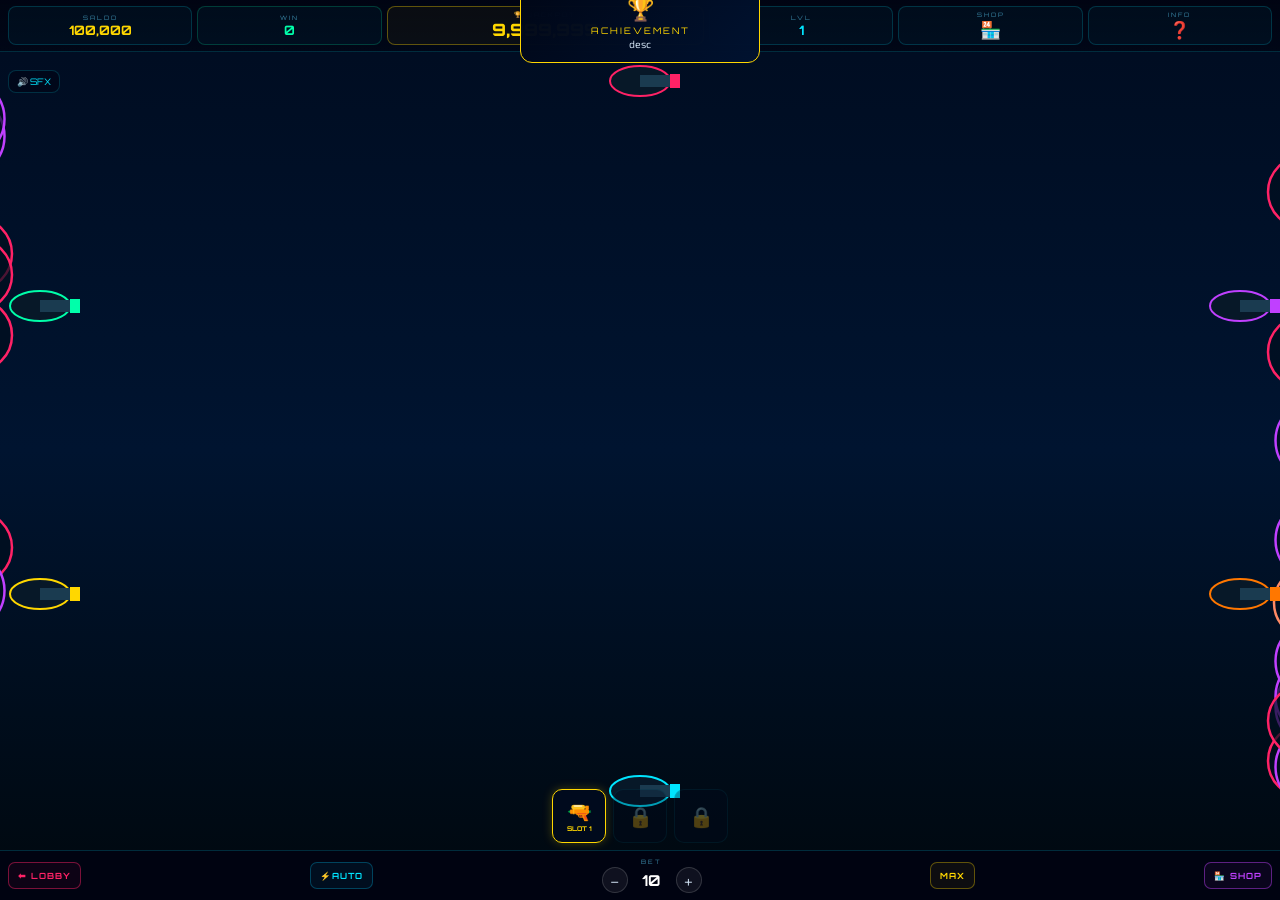
<file: demo2.html>
<!DOCTYPE html>
<html lang="id">
<head>
<meta charset="UTF-8">
<meta name="viewport" content="width=device-width, initial-scale=1.0, maximum-scale=1.0, user-scalable=no, viewport-fit=cover">
<title>Ocean Emperor V8 — Pure Casino Math</title>
<link href="https://fonts.googleapis.com/css2?family=Orbitron:wght@400;700;900&family=Exo+2:wght@300;400;600;700;900&display=swap" rel="stylesheet">
<style>
:root{
  --c-blue:#00e5ff;--c-gold:#ffd700;--c-red:#ff2266;--c-green:#00ffaa;
  --c-purple:#c040ff;--c-orange:#ff7700;--c-pink:#ff4fa0;--c-teal:#00ffd0;
  --bg0:#000a1a;--border:rgba(0,229,255,0.18);--border-gold:rgba(255,215,0,0.35);
  --font-hud:'Orbitron',sans-serif;--font-main:'Exo 2',sans-serif;
  --safe-bottom:env(safe-area-inset-bottom,0px);
}
*{margin:0;padding:0;box-sizing:border-box;-webkit-tap-highlight-color:transparent;}
html,body{width:100%;height:100%;overflow:hidden;position:fixed;background:var(--bg0);font-family:var(--font-main);user-select:none;cursor:crosshair;}
#gameCanvas{display:block;position:fixed;top:0;left:0;z-index:1;}
#ui{position:fixed;inset:0;pointer-events:none;z-index:10;display:flex;flex-direction:column;}

/* HUD TOP */
.hud-top{display:flex;align-items:stretch;background:linear-gradient(180deg,rgba(0,4,18,0.98),rgba(0,4,18,0.7));border-bottom:1px solid var(--border);padding:calc(6px + env(safe-area-inset-top)) 8px 6px;gap:5px;}
.hud-cell{display:flex;flex-direction:column;align-items:center;justify-content:center;background:rgba(0,229,255,0.04);border:1px solid var(--border);border-radius:8px;padding:4px 8px;min-width:60px;flex:1;}
.hud-cell.jp{flex:1.8;border-color:var(--border-gold);background:rgba(255,215,0,0.04); overflow:hidden;}
.hud-label{font-size:6px;letter-spacing:2px;color:#3a8aaa;text-transform:uppercase;font-family:var(--font-hud);margin-bottom:1px; white-space:nowrap;}
.hud-val{font-size:13px;font-weight:700;color:#fff;font-family:var(--font-hud); white-space:nowrap;}
.hud-val.gold{color:var(--c-gold);}
.hud-val.green{color:var(--c-green);}
.hud-val.blue{color:var(--c-blue);}
.jp-val{font-size:clamp(13px, 3.5vw, 17px); font-weight:900; color:var(--c-gold); font-family:var(--font-hud); white-space:nowrap; text-overflow:ellipsis;}

/* COMBO */
#combo-display{position:absolute;top:72px;left:50%;transform:translateX(-50%);font-family:var(--font-hud);font-size:24px;font-weight:900;pointer-events:none;opacity:0;transition:opacity 0.3s;text-align:center;white-space:nowrap;text-shadow:0 0 10px currentColor;}
#combo-display.show{opacity:1;}

/* WEAPON ROW */
#weapon-row{position:absolute;bottom:calc(var(--hud-bot-h,88px) + 8px);left:50%;transform:translateX(-50%);display:flex;gap:7px;pointer-events:auto;}
.w-slot{width:54px;height:54px;border:1.5px solid var(--border);border-radius:10px;background:rgba(0,10,30,0.92);display:flex;flex-direction:column;align-items:center;justify-content:center;cursor:pointer;transition:all 0.2s;position:relative;overflow:hidden;}
.w-slot.active{border-color:var(--c-gold);box-shadow:0 0 10px rgba(255,215,0,0.25);}
.w-slot.locked{opacity:0.35;cursor:not-allowed;}
.w-slot .wico{font-size:20px;}
.w-slot .wlvl{font-size:6.5px;color:var(--c-gold);font-family:var(--font-hud);font-weight:700;}

/* BOTTOM HUD */
.hud-bot{pointer-events:auto;background:rgba(0,4,18,0.98);border-top:1px solid var(--border);padding:7px 8px calc(7px + var(--safe-bottom));display:flex;align-items:center;justify-content:space-between;gap:5px;flex-shrink:0;}
.hud-btn{background:rgba(0,200,255,0.06);border:1.5px solid rgba(0,200,255,0.28);color:var(--c-blue);padding:7px 9px;font-size:8.5px;font-weight:700;letter-spacing:1px;border-radius:7px;cursor:pointer;transition:all 0.18s;font-family:var(--font-hud);white-space:nowrap;flex-shrink:0;}
.hud-btn:active{transform:scale(0.92);}
.hud-btn.on{background:rgba(0,255,136,0.1);border-color:rgba(0,255,136,0.45);color:var(--c-green);}
.hud-btn.gold{border-color:var(--border-gold);color:var(--c-gold);background:rgba(255,215,0,0.05);}
.hud-btn.purple{border-color:rgba(192,64,255,0.45);color:var(--c-purple);background:rgba(192,64,255,0.05);}
.hud-btn.danger{border-color:rgba(255,34,102,0.45);color:var(--c-red);background:rgba(255,34,102,0.05);}
.bet-group{display:flex;flex-direction:column;align-items:center;gap:1px;}
.bet-ctrl{display:flex;align-items:center;gap:5px;}
.bet-btn{background:rgba(255,255,255,0.06);border:1.5px solid rgba(255,255,255,0.15);color:#cde;width:26px;height:26px;border-radius:50%;font-size:16px;cursor:pointer;display:flex;align-items:center;justify-content:center;transition:all 0.15s;flex-shrink:0;}
.bet-btn:active{transform:scale(0.85);}
#h-bet{font-family:var(--font-hud);font-size:15px;font-weight:700;color:#fff;min-width:38px;text-align:center;}

/* SOUND BTN */
#sound-btn{position:absolute;left:8px;top:70px;background:rgba(0,8,25,0.85);border:1px solid var(--border);border-radius:8px;padding:5px 8px;font-size:9px;color:var(--c-blue);font-family:var(--font-hud);cursor:pointer;pointer-events:auto;z-index:20;}

/* SHOP & INFO OVERLAY */
.overlay-bg{position:fixed;inset:0;background:rgba(0,0,12,0.94);display:none;align-items:center;justify-content:center;z-index:300;pointer-events:auto;overflow-y:auto;padding:10px;backdrop-filter:blur(6px);}
.modal-box{background:rgba(0,6,22,0.99);border:1.5px solid rgba(0,229,255,0.25);border-radius:16px;padding:18px;max-width:700px;width:100%;margin:auto;}
.shop-header{display:flex;justify-content:space-between;align-items:center;margin-bottom:12px;gap:8px;}
.shop-title{font-size:16px;font-weight:900;color:var(--c-blue);font-family:var(--font-hud);letter-spacing:3px;}
.shop-balance{font-size:12px;color:var(--c-gold);font-family:var(--font-hud);white-space:nowrap;}
.shop-close{background:none;border:1.5px solid rgba(255,255,255,0.18);color:#aaa;width:32px;height:32px;border-radius:50%;cursor:pointer;font-size:15px;}
.shop-tabs{display:flex;gap:5px;margin-bottom:12px;flex-wrap:wrap;}
.shop-tab{background:rgba(0,229,255,0.05);border:1.5px solid rgba(0,229,255,0.18);color:#5a9bb8;padding:6px 11px;font-size:8.5px;font-weight:700;letter-spacing:1.5px;border-radius:6px;cursor:pointer;font-family:var(--font-hud);transition:all 0.18s;}
.shop-tab.active{background:rgba(0,229,255,0.14);border-color:var(--c-blue);color:var(--c-blue);}
.shop-grid{display:grid;grid-template-columns:repeat(auto-fill,minmax(145px,1fr));gap:9px;}
.shop-card{background:rgba(0,10,30,0.92);border:1.5px solid rgba(0,229,255,0.14);border-radius:11px;padding:12px 10px;text-align:center;transition:all 0.2s;}
.shop-card.owned{border-color:rgba(0,255,170,0.35);}
.shop-card.equipped{border-color:var(--c-gold);}
.shop-card .card-ico{font-size:26px;margin-bottom:5px;}
.shop-card .card-name{font-size:9.5px;font-weight:700;color:#e8f4ff;letter-spacing:0.5px;margin-bottom:2px;font-family:var(--font-hud);}
.shop-card .card-stat{font-size:8px;color:#4a9cc0;margin-bottom:7px;line-height:1.5;}
.shop-card .card-btn{width:100%;padding:6px;font-size:8px;font-weight:700;letter-spacing:1px;border-radius:5px;cursor:pointer;border:none;font-family:var(--font-hud);}
.card-btn.buy{background:linear-gradient(135deg,var(--c-gold),#ff9100);color:#000;}
.card-btn.equip{background:rgba(0,229,255,0.15);color:var(--c-blue);border:1px solid var(--c-blue);}
.card-btn.equipped-tag{background:rgba(255,215,0,0.12);color:var(--c-gold);border:1px solid var(--c-gold);}
.card-btn.maxed{background:rgba(0,255,136,0.1);color:var(--c-green);border:1px solid rgba(0,255,136,0.3);}

/* ACHIEVEMENT TOAST */
#achievement-toast{position:fixed;top:72px;left:50%;transform:translateX(-50%) translateY(-90px);background:linear-gradient(135deg,rgba(0,6,22,0.98),rgba(0,18,48,0.98));border:1.5px solid var(--c-gold);border-radius:12px;padding:12px 20px;min-width:240px;max-width:90vw;z-index:500;pointer-events:none;transition:transform 0.4s cubic-bezier(0.34,1.56,0.64,1);text-align:center;}
#achievement-toast.show{transform:translateX(-50%) translateY(0);}
#ach-icon{font-size:22px;}
#ach-title{font-size:9px;color:var(--c-gold);font-family:var(--font-hud);letter-spacing:2px;margin:3px 0 2px;}
#ach-desc{font-size:10.5px;color:#cde;}

/* GAME OVER */
#gameover{position:fixed;inset:0;display:flex;align-items:center;justify-content:center;pointer-events:none;z-index:400;}
#gameover-box{background:rgba(0,4,18,0.98);border:2px solid rgba(255,215,0,0.4);border-radius:18px;padding:34px 48px;text-align:center;display:none;pointer-events:auto;max-width:90vw;}
#go-title{font-size:28px;font-weight:900;color:var(--c-gold);margin-bottom:6px;font-family:var(--font-hud);}
#go-stats{font-size:11px;color:#7ab;margin-bottom:6px;font-family:var(--font-hud);}
#go-sub{font-size:10.5px;color:#446;margin-bottom:20px;}
#go-btn{background:linear-gradient(135deg,var(--c-gold),#ff9100);color:#000;border:none;padding:13px 32px;font-size:11px;font-weight:900;border-radius:8px;cursor:pointer;letter-spacing:2px;font-family:var(--font-hud);}

/* JACKPOT WIN */
#jackpot-win{position:fixed;inset:0;display:none;align-items:center;justify-content:center;z-index:600;background:rgba(0,0,0,0.88);pointer-events:auto;}
.jw-inner{text-align:center;animation:jPop 0.5s cubic-bezier(0.34,1.56,0.64,1);}
@keyframes jPop{from{transform:scale(0.2);opacity:0;}to{transform:scale(1);opacity:1;}}
.jw-coins{font-size:60px;}
.jw-title{font-size:38px;font-weight:900;color:var(--c-gold);font-family:var(--font-hud);margin:10px 0 5px;}
.jw-amount{font-size:56px;font-weight:900;color:#fff;font-family:var(--font-hud);}
.jw-btn{margin-top:22px;background:var(--c-gold);color:#000;border:none;padding:14px 36px;font-size:12px;font-weight:900;border-radius:10px;cursor:pointer;font-family:var(--font-hud);letter-spacing:2px;}

@media(max-width:480px){
  .hud-val{font-size:11px;} .hud-label{font-size:5px;}
  .hud-cell{min-width:48px;padding:3px 4px;}
  .w-slot{width:48px;height:48px;}.w-slot .wico{font-size:17px;}
  .hud-btn{padding:5px 7px;font-size:7.5px;}
  #gameover-box{padding:26px 28px;}
  .jw-title{font-size:26px;}.jw-amount{font-size:36px;}
}
</style>
</head>
<body>
<canvas id="gameCanvas"></canvas>
<div id="achievement-toast"><div id="ach-icon">🏆</div><div id="ach-title">ACHIEVEMENT</div><div id="ach-desc">desc</div></div>
<div id="combo-display"></div>

<div id="ui">
  <div class="hud-top" id="hud-top-bar">
    <div class="hud-cell"><div class="hud-label">SALDO</div><div class="hud-val gold" id="h-bal">0</div></div>
    <div class="hud-cell" style="border-color:rgba(0,255,170,0.2);"><div class="hud-label">WIN</div><div class="hud-val green" id="h-win">0</div></div>
    <div class="hud-cell jp"><div class="hud-label">🏆 JACKPOT</div><div class="jp-val" id="h-jack">9,999,999</div></div>
    <div class="hud-cell"><div class="hud-label">LVL</div><div class="hud-val blue" id="h-lvl">1</div></div>
    <div class="hud-cell" style="cursor:pointer;pointer-events:auto;" onclick="openShop()"><div class="hud-label">SHOP</div><div class="hud-val" style="font-size:17px;">🏪</div></div>
    <div class="hud-cell" style="cursor:pointer;pointer-events:auto; min-width:40px;" onclick="openInfo()"><div class="hud-label">INFO</div><div class="hud-val" style="font-size:17px;">❓</div></div>
  </div>
  <div id="sound-btn" onclick="toggleSound()">🔊 SFX</div>
  <div id="weapon-row"></div>
  <div style="flex:1;"></div>
  
  <div class="hud-bot" id="hud-bot-bar">
    <button class="hud-btn danger" id="btnExit" onclick="saveAndExit()">⬅ LOBBY</button>
    <button class="hud-btn" id="btn-auto" onclick="toggleAuto()">⚡AUTO</button>
    <div class="bet-group">
      <div class="hud-label" style="font-size:6px;">BET</div>
      <div class="bet-ctrl">
        <div class="bet-btn" onclick="changeBet(-1)">−</div>
        <span id="h-bet">10</span>
        <div class="bet-btn" onclick="changeBet(1)">+</div>
      </div>
    </div>
    <button class="hud-btn gold" onclick="changeBet(0,'max')">MAX</button>
    <button class="hud-btn purple" onclick="openShop()">🏪 SHOP</button>
  </div>
</div>

<div id="shop-overlay" class="overlay-bg" style="align-items:flex-start;">
  <div id="shop-box" class="modal-box">
    <div class="shop-header">
      <div class="shop-title">⚓ ARMORY</div>
      <div class="shop-balance">💰 <span id="sh-bal">0</span></div>
      <button class="shop-close" onclick="closeShop()">✕</button>
    </div>
    <div class="shop-tabs">
      <div class="shop-tab active" onclick="shopTab('weapons')">⚔ SENJATA</div>
      <div class="shop-tab" onclick="shopTab('upgrades')">⬆ UPGRADE</div>
      <div class="shop-tab" onclick="shopTab('buffs')">✨ BUFF</div>
      <div class="shop-tab" onclick="shopTab('missions')">📋 MISI</div>
    </div>
    <div id="shop-content" class="shop-grid"></div>
  </div>
</div>

<!-- MODAL INFORMASI TAMBAHAN -->
<div id="info-overlay" class="overlay-bg">
  <div id="info-box" class="modal-box" style="max-width:550px;">
    <div class="shop-header">
      <div class="shop-title">❓ MATEMATIKA KASINO</div>
      <button class="shop-close" onclick="closeInfo()">✕</button>
    </div>
    <div style="color:#cde; font-size:11.5px; line-height:1.6; text-align:left; max-height:65vh; overflow-y:auto; padding-right:10px; font-family:var(--font-main);">
      
      <h3 style="color:var(--c-gold); margin-bottom:6px; font-family:var(--font-hud);">🐟 PURE RTP SYSTEM (RNG)</h3>
      <p style="margin-bottom:12px;">Kematian ikan <b>TIDAK</b> menggunakan sistem HP/Darah arcade biasa! Kematian dihitung melalui murni probabilitas <b>RTP 96%</b>. <br>
      Rumus: <b>Peluang = (Biaya Peluru × RTP) / Hadiah Ikan</b>.<br>
      Bar hijau yang terlihat di ikan adalah <b>"Bar Pity / Investasi"</b>. Jika Anda menembaki ikan yang sama terus menerus hingga investasi biaya mendekati harga aslinya, peluang ikan pecah akan naik drastis (Pity System)!</p>
      
      <h3 style="color:var(--c-purple); margin-bottom:6px; font-family:var(--font-hud);">🎁 JENIS JACKPOT</h3>
      <ul style="margin-bottom:12px; padding-left:18px;">
        <li><b>🦈 Super Jackpot:</b> 50k - 100k (Sangat Langka)</li>
        <li><b>🐙 Mega Jackpot:</b> 10k - 30k (Menengah)</li>
        <li><b>🦀 Mini Jackpot:</b> 2k - 8k (Lebih sering keluar)</li>
      </ul>
      
      <h3 style="color:var(--c-blue); margin-bottom:6px; font-family:var(--font-hud);">⚔️ HARGA SENJATA</h3>
      <ul style="padding-left:18px;">
        <li><b>🔫 Single (1x):</b> Biaya Normal</li>
        <li><b>🎯 Double (2x):</b> 2 Peluru (Biaya 2x Bet)</li>
        <li><b>💥 Triple (3x):</b> 3 Peluru (Biaya 3x Bet)</li>
        <li><b>⚡ Laser (4x):</b> Area Tembus (Biaya 4x Bet)</li>
        <li><b>💢 Shotgun (5x):</b> 6 Peluru Menyebar (Biaya 5x Bet)</li>
        <li><b>🔥 Minigun (6x):</b> Damage Berat (Biaya 6x Bet)</li>
        <li><b style="color:var(--c-green)">☢ NUKE:</b> <b>50% - 70% TOTAL SALDO.</b><br>
        <i>Tidak menggunakan peluru. Langsung memicu gacha masal RTP untuk seluruh layar. Jika Nuke berhasil meratakan layar, total hadiah yang dimenangkan akan setara dengan biaya Saldo yang ditarik beserta bonus!</i></li>
      </ul>
    </div>
  </div>
</div>

<div id="gameover"><div id="gameover-box">
  <div id="go-title">GAME OVER</div>
  <div id="go-stats"></div>
  <div id="go-sub">Saldo habis. Lakukan Deposit di Lobby!</div>
  <button id="go-btn" onclick="saveAndExit()">⬅ KEMBALI KE LOBBY</button>
</div></div>

<div id="jackpot-win"><div class="jw-inner">
  <div class="jw-coins">🌟💰🌟</div>
  <div class="jw-title" id="jw-title">JACKPOT!!!</div>
  <div class="jw-amount" id="jw-amount">+999,999</div>
  <button class="jw-btn" onclick="closeJackpot()">KLAIM HADIAH</button>
</div></div>

<!-- SCRIPT CASINO API -->
<script src="api.js"></script>

<script>
// ═══════════════════════════════════════════════════════════════════
//  OCEAN EMPEROR V8 — PURE CASINO RTP MATH & BUGS FIXED
// ═══════════════════════════════════════════════════════════════════

const GAME_RTP = 0.96; // 96% Return To Player (Global Math Constant)

/** 1. CASINO API & AUTH **/
const userJson = localStorage.getItem('currentUser');
if (!userJson) window.location.href = 'auth.html';
let currentUser = JSON.parse(userJson) || { username: 'Guest', balance: 50000 };

if (typeof api !== 'undefined' && api.getDatabase) {
  api.getDatabase().then(db => {
    if (db && db.users) {
      const freshUser = db.users.find(u => u.username === currentUser.username);
      if (freshUser) {
          currentUser.balance = freshUser.balance;
          
          // [BUG FIX] Sinkronisasi Level & EXP(totalWin) dengan Database
          if (freshUser.level !== undefined) level = parseInt(freshUser.level);
          if (freshUser.exp !== undefined) totalWin = parseInt(freshUser.exp);
          
          updateUI();
      }
    }
  }).catch(e => console.error(e));
}

async function saveAndExit() {
  document.getElementById('btnExit').textContent = "SAVING...";
  try {
    if (typeof api !== 'undefined' && api.saveProgress) {
      // Menyimpan totalWin sebagai representasi EXP
      await api.saveProgress(currentUser.username, currentUser.balance, level, totalWin || 0);
    }
  } catch(e) {} finally { window.location.href = 'index.html'; }
}

/** 2. GLOBALS & STATE **/
const canvas = document.getElementById('gameCanvas');
const ctx = canvas.getContext('2d', { alpha: false }); 
let W, H, hudTopH=62, hudBotH=88;
let bgCanvas, bgCtx;

let autoFire=false, totalWin=0, level=1, jackpotPool=9999999;
let frameCount=0, shakeAmt=0, shakeX=0, shakeY=0, gameOver=false, nukeFlash=0;
let mouse={x:0, y:0}, comboKills=0, comboTimer=0, lastFire=0, totalKills=0;
let equippedSlots=['single',null,null], activeSlot=0, inventory={single:true};
let upgrades={dmg:0,rate:0,winrate:0,radius:0};
let buffs={autoReload:false, goldFish:false, comboMaster:false};

const players = [
  {id:0, isBot:false, name:'YOU', color:'#00e5ff', bet:10, ang:0, totalWin:0, totalKills:0},
  {id:1, isBot:true, name:'BOT-R', color:'#ff2266', bet:10, bal:5000, ang:0, cooldown:0, totalWin:0},
  {id:2, isBot:true, name:'BOT-G', color:'#00ffaa', bet:10, bal:8000, ang:0, cooldown:0, totalWin:0},
  {id:3, isBot:true, name:'BOT-Y', color:'#ffd700', bet:10, bal:4000, ang:0, cooldown:0, totalWin:0},
  {id:4, isBot:true, name:'BOT-P', color:'#c040ff', bet:10, bal:6000, ang:0, cooldown:0, totalWin:0},
  {id:5, isBot:true, name:'BOT-O', color:'#ff7700', bet:10, bal:7000, ang:0, cooldown:0, totalWin:0}
];

// costMulti = Berapa kali lipat Bet untuk biaya 1 Tembakan.
// bulletValue = Nilai modal di setiap 1 biji peluru untuk kalkulasi RTP.
const WEAPON_DEFS={
  single: {id:'single', name:'Single Shot', ico:'🔫', multi:1, price:0, color:'#00e5ff', costMulti:1, bulletValue:1, desc:'Biaya Normal'},
  double: {id:'double', name:'Double Shot', ico:'🎯', multi:2, price:600, color:'#ffd700', costMulti:2, bulletValue:1, desc:'Biaya 2x Bet'},
  triple: {id:'triple', name:'Triple Shot', ico:'💥', multi:3, price:1400,color:'#ff9100', costMulti:3, bulletValue:1, desc:'Biaya 3x Bet'},
  laser:  {id:'laser',  name:'Laser Beam',  ico:'⚡', multi:1, price:2800,color:'#e040fb', piercing:true, costMulti:4, bulletValue:1.5, desc:'Biaya 4x Bet'},
  shotgun:{id:'shotgun',name:'Shotgun',     ico:'💢', multi:6, price:2200,color:'#ff8a65', costMulti:5, bulletValue:0.83, desc:'Biaya 5x Bet'},
  minigun:{id:'minigun',name:'Minigun',     ico:'🔥', multi:1, price:3200,color:'#ff5722', minigun:true, costMulti:6, bulletValue:6, desc:'Biaya 6x Bet'},
  nuke:   {id:'nuke',   name:'Nuke Cannon', ico:'☢',  multi:1, price:9000,color:'#00ff88', nuke:true, desc:'Biaya 50-70% Saldo'}
};

const UPGRADE_DEFS=[
  {id:'dmg',    name:'Damage Boost',ico:'⚔',desc:'+20% RTP Dmg',max:5,prices:[400,900,1800,3500,7000]},
  {id:'rate',   name:'Fire Rate',   ico:'⚡',desc:'+15% rate',  max:5,prices:[300,700,1400,2800,5600]},
  {id:'winrate',name:'Win Rate',    ico:'🍀',desc:'+5% Win RNG',max:5,prices:[500,1100,2200,4400,8800]},
  {id:'radius', name:'Blast Radius',ico:'💣',desc:'+15% AoE',  max:5,prices:[350,800,1600,3200,6400]}
];
const BUFF_DEFS=[
  {id:'autoReload', name:'Auto Reload', ico:'🔄',desc:'Cegah peluru jika saldo < 300',price:2000},
  {id:'goldFish',   name:'Gold Magnet', ico:'🪙',desc:'Reward koin ikan +50%',price:3200},
  {id:'comboMaster',name:'Combo Master',ico:'🔥',desc:'Combo 2× lebih lama',price:4000}
];
const MISSIONS=[
  {id:'m1',desc:'Bunuh 20 ikan kecil', target:'small',  goal:20,   prog:0,reward:500, done:false},
  {id:'m2',desc:'Bunuh 5 boss',        target:'boss',   goal:5,    prog:0,reward:2000,done:false},
  {id:'m4',desc:'Menangkan 3000 coins',target:'win',    goal:3000, prog:0,reward:600, done:false},
  {id:'m5',desc:'Bunuh 3 ikan jackpot',target:'jackpot',goal:3,    prog:0,reward:3000,done:false}
];
const ACHIEVEMENTS=[
  {id:'first_kill',  name:'First Blood',   icon:'🩸',done:false},
  {id:'kill_50',     name:'Sharpshooter',  icon:'🎯',done:false},
  {id:'win_10k',     name:'Millionaire Jr.',icon:'💰',done:false},
  {id:'level_10',    name:'Veteran',       icon:'⭐',done:false},
];

/** 3. AUDIO ENGINE **/
const AC = new (window.AudioContext || window.webkitAudioContext)();
let soundOn = true;
let sfxGain, noiseBuffer;
let audioStarted = false;

function initAudio(){
  sfxGain = AC.createGain(); sfxGain.gain.value = 0.4; sfxGain.connect(AC.destination);
  noiseBuffer = AC.createBuffer(1, AC.sampleRate * 2, AC.sampleRate);
  const d = noiseBuffer.getChannelData(0);
  for(let i=0; i<noiseBuffer.length; i++) d[i] = Math.random()*2-1;
}
function resumeAC(){ if(AC.state==='suspended') AC.resume(); }

const SFX = {
  shoot() { _sfx([{t:'square',f:800,ef:200,d:0.05,v:0.3}]); },
  coin() {  _sfx([{t:'sine',f:1200,ef:1600,d:0.1,v:0.5}]); },
  explosion() { _sfx([{noise:true,f:80,d:0.3,v:0.5}]); shakeAmt = Math.max(shakeAmt, 10); },
  laser() {   _sfx([{t:'sawtooth',f:2000,ef:200,d:0.25,v:0.5}]); },
  jackpot_win() { [261,330,392,523,659].forEach((f,i)=>{setTimeout(()=>_sfx([{t:'sine',f,ef:f*2,d:0.3,v:0.6}]),i*80);}); },
  combo() {  _sfx([{t:'triangle',f:600+comboKills*80,ef:1200,d:0.12,v:0.6}]); }
};

function _sfx(layers){
  if(!soundOn||!AC) return;
  layers.forEach(l=>{
    const delay=l.delay||0;
    setTimeout(()=>{
      const osc = l.noise ? null : AC.createOscillator();
      const src = l.noise ? AC.createBufferSource() : null;
      const env = AC.createGain();
      if(l.noise){
        src.buffer = noiseBuffer; src.connect(env); env.connect(sfxGain);
        env.gain.setValueAtTime(l.v, AC.currentTime);
        env.gain.exponentialRampToValueAtTime(0.001, AC.currentTime+l.d);
        src.start(AC.currentTime); src.stop(AC.currentTime+l.d);
      } else {
        osc.type = l.t||'sine'; osc.connect(env); env.connect(sfxGain);
        osc.frequency.setValueAtTime(l.f, AC.currentTime);
        osc.frequency.exponentialRampToValueAtTime(l.ef, AC.currentTime+l.d);
        env.gain.setValueAtTime(l.v, AC.currentTime);
        env.gain.exponentialRampToValueAtTime(0.001, AC.currentTime+l.d);
        osc.start(AC.currentTime); osc.stop(AC.currentTime+l.d);
      }
    }, delay*1000);
  });
}
function toggleSound(){
  soundOn=!soundOn;
  if(sfxGain) sfxGain.gain.value = soundOn ? 0.4 : 0;
  document.getElementById('sound-btn').textContent=(soundOn?'🔊':'🔇')+' SFX';
}

/** 4. CANVAS FLOATERS **/
const canvasFloaters = [];
function addCanvasText(str, x, y, color, size) { canvasFloaters.push({ str, x, y, color, size, life: 1 }); }
function drawCanvasFloaters() {
  for(let i=canvasFloaters.length-1; i>=0; i--){
    let f = canvasFloaters[i];
    f.y -= 1.5; f.life -= 0.02;
    ctx.globalAlpha = Math.max(0, f.life);
    ctx.fillStyle = f.color;
    ctx.font = `bold ${f.size}px Orbitron, sans-serif`;
    ctx.textAlign = 'center'; ctx.fillText(f.str, f.x, f.y);
    if(f.life <= 0) canvasFloaters.splice(i, 1);
  }
  ctx.globalAlpha = 1;
}

/** 5. FISH DEFS & CLASSES (PURE RTP INVESTMENTS) **/
const FISH_TYPES=[
  {id:'small',   val:2,   speed:2.4,size:22,color:'#4fc3f7',prob:0.01, icon:'🐟'}, // Kurangi ikan kecil
  {id:'med',     val:10,  speed:1.6,size:30,color:'#81c784',prob:0.01, icon:'🐠'},
  {id:'large',   val:30,  speed:1.0,size:40,color:'#ff8a65',prob:0.01, icon:'🐡'},
  {id:'boss',    val:150, speed:0.4,size:55,color:'#ff6f00',prob:0.01, icon:'🐳'},
  {id:'jackpot', val:0,   speed:0.6,size:55,color:'#ffd700',prob:0.01, icon:'JP'},
  
  // NAIKKAN PELUANG IKAN SPESIAL JADI SANGAT SERING MUNCUL
  {id:'bomb',    val:50,  speed:1.1,size:40,color:'#ff2266',prob:0.50, icon:'💣'},
  {id:'roulette',val:50,  speed:0.9,size:45,color:'#c040ff',prob:0.50, icon:'🎰'},
  {id:'twin',    val:15,  speed:1.6,size:35,color:'#80deea',prob:0.05, icon:'🐬'},
  {id:'electric',val:40,  speed:0.8,size:45,color:'#ffd740',prob:0.50, icon:'⚡'},
  {id:'drill',   val:50,  speed:1.0,size:40,color:'#9e9e9e',prob:0.50, icon:'🔩'}
];
function pickFishType(){let r=Math.random(),c=0;for(let t of FISH_TYPES){c+=t.prob;if(r<c)return t;}return FISH_TYPES[0];}

const fishes=[], bullets=[], _particles=[], lasers=[], inWorldRoulettes=[], drills=[];

class Fish {
  constructor(){this.init();}
  init(overType){
    const t=overType?FISH_TYPES.find(x=>x.id===overType)||pickFishType():pickFishType();
    Object.assign(this,{
      id:t.id, val:t.val, speed:t.speed, size:t.size, color:t.color, icon:t.icon,
      dir:Math.random()>0.5?1:-1, wave:Math.random()*Math.PI*2,
      waveAmp:8+Math.random()*14, waveFreq:0.018+Math.random()*0.02,
      alive:true, flash:0, orbitAngle:Math.random()*Math.PI*2, 
      countUp: 100+Math.floor(Math.random()*400),
      invested: 0 // <--- PITY SYSTEM TRACKER
    });
    
    if (this.id === 'jackpot') {
       const rand = Math.random();
       if (rand < 0.15) { this.jpType = 'super'; this.icon = '🦈'; this.jpLabel = 'SUPER'; this.countUp = 50000 + Math.floor(Math.random()*50000); }
       else if (rand < 0.45) { this.jpType = 'mega'; this.icon = '🐙'; this.jpLabel = 'MEGA'; this.countUp = 10000 + Math.floor(Math.random()*20000); }
       else { this.jpType = 'mini'; this.icon = '🦀'; this.jpLabel = 'MINI'; this.countUp = 2000 + Math.floor(Math.random()*5000); }
    }
    
    this.x = this.dir===1?-90:W+90;
    this.baseY = (hudTopH+45) + Math.random()*(H-hudTopH-hudBotH-120);
    this.y = this.baseY;

    if(this.id === 'bomb') {
      this.bombTimer = 480 + Math.floor(Math.random() * 240);
      this.vx = (Math.random() > 0.5 ? 1 : -1) * (2 + Math.random() * 3);
      this.vy = -5 - Math.random() * 5;
      this.gravity = 0.25; this.entered = false;
    }
    if(this.id === 'roulette') this.spinAngle = 0;
  }
  
  update(){
    this.orbitAngle+=0.04;
    if(this.flash>0) this.flash--;

    if (this.id === 'bomb') {
      if (!this.entered) {
        this.x += this.speed * this.dir;
        if (this.x > 50 && this.x < W - 50) this.entered = true;
      } else {
        this.x += this.vx; this.vy += this.gravity; this.y += this.vy;
        if (this.x < 30 && this.vx < 0) { this.x = 30; this.vx *= -1; }
        if (this.x > W - 30 && this.vx > 0) { this.x = W - 30; this.vx *= -1; }
        if (this.y > H - hudBotH - 40 && this.vy > 0) {
          this.y = H - hudBotH - 40; this.vy = -6 - Math.random() * 4;
          this.vx = (Math.random() > 0.5 ? 1 : -1) * (2 + Math.random() * 4);
          explodeAt(this.x, this.y, 80, 5, -1, this); 
        }
        this.bombTimer--;
        if (this.bombTimer <= 0) killFish(this, -1);
      }
      return; 
    }

    this.x += this.speed * this.dir;
    this.y = this.baseY + Math.sin(frameCount * this.waveFreq + this.wave) * this.waveAmp;
    
    if(this.id==='jackpot' && frameCount%20===0) this.countUp += Math.floor(10+Math.random()*20);
    if(this.id==='roulette') this.spinAngle+=0.04;

    const marg = this.size+50;
    if((this.dir===1 && this.x>W+marg) || (this.dir===-1 && this.x<-marg)) this.init();
  }

  draw(){
    ctx.save();
    ctx.translate(this.x,this.y);
    if(this.dir===-1) ctx.scale(-1,1);
    if(this.flash>0) ctx.globalAlpha = 0.5 + 0.5 * Math.sin(frameCount*0.5);
    
    // GAMBAR SLOT BUBBLE
    ctx.beginPath();
    ctx.arc(0, 0, this.size*0.9, 0, Math.PI*2);
    ctx.fillStyle = 'rgba(0, 15, 30, 0.7)';
    ctx.fill();
    ctx.lineWidth = 2.5;
    ctx.strokeStyle = this.color;
    ctx.stroke();

    ctx.fillStyle = '#fff'; 
    if (this.id === 'jackpot') {
      ctx.font = `${Math.floor(this.size*0.8)}px Arial`;
      ctx.textAlign = 'center'; ctx.textBaseline = 'middle';
      ctx.fillText(this.icon, 0, -this.size*0.15);
      ctx.font = `900 ${Math.floor(this.size*0.32)}px Orbitron`;
      ctx.fillStyle = this.jpType === 'super' ? '#ff2266' : this.jpType === 'mega' ? '#c040ff' : '#00e5ff';
      ctx.fillText(this.jpLabel, 0, this.size*0.45);
    } else if (this.id === 'boss') {
      ctx.font = `${Math.floor(this.size*0.8)}px Arial`;
      ctx.textAlign = 'center'; ctx.textBaseline = 'middle';
      ctx.fillText(this.icon, 0, 0);
      ctx.font = `bold ${Math.floor(this.size*0.4)}px Arial`;
      ctx.fillText('👑', 0, -this.size*0.5);
    } else {
      ctx.font = `${Math.floor(this.size*0.9)}px Arial`;
      ctx.textAlign = 'center'; ctx.textBaseline = 'middle';
      ctx.fillText(this.icon, 0, 0);
    }
    
    ctx.restore();
    
    // VISUAL PITY BAR (Menggantikan HP Bar Lama)
    if(this.id !== 'drill' && this.id !== 'bomb' && this.id !== 'roulette'){
      let expectedReward = this.id === 'jackpot' ? this.countUp : this.val * players[0].bet;
      if(expectedReward > 0) {
          let pct = Math.min(1, this.invested / expectedReward);
          if (pct > 0.05) { 
              const bw=this.size*1.5, bh=4, bx=this.x-bw/2, by=this.y-this.size-15;
              ctx.fillStyle='rgba(0,0,0,0.5)'; ctx.fillRect(bx,by,bw,bh);
              ctx.fillStyle = pct > 0.85 ? '#ff2266' : pct > 0.5 ? '#ffc107' : '#4caf50'; 
              ctx.fillRect(bx,by,bw*pct,bh);
          }
      }
    }
  }
}

/** MATURE PURE RTP LOGIC (Casino Math) **/
function tryKillFish(fish, bulletCostValue, playerBet, ownerId) {
  let reward = fish.val * playerBet;
  if (fish.id === 'jackpot') reward = fish.countUp;
  if (reward <= 0) reward = 50; 
  
  let wrMod = ownerId === 0 ? (1 + (upgrades.winrate || 0)*0.05) : 1;
  let dmgMod = ownerId === 0 ? (1 + (upgrades.dmg || 0)*0.2) : 1;
  
  let chance = (bulletCostValue * dmgMod * GAME_RTP * wrMod) / reward;
  
  fish.invested += (bulletCostValue * dmgMod);
  if (fish.invested >= reward * 0.85) {
    chance += 0.5; 
  }
  
  if(Math.random() < chance) {
    return true; 
  } else {
    fish.flash = 8; 
    return false;
  }
}

/** NUKE: DYNAMIC COST & REWARD **/
function nukeAll(ownerId, nukeCost) {
  nukeFlash=20; spawnParticle(W/2,H/2,'#00ff88',30,1.5);
  if(soundOn)SFX.explosion();
  addCanvasText('☢ NUKE BOMB! -' + Math.floor(nukeCost).toLocaleString(), W/2, H/2, '#ff2266', 35);
  
  let activeFishes = fishes.filter(f => f.alive && f.x > 0 && f.x < W);
  if(activeFishes.length === 0) return; 
  
  let totalWeight = 0;
  activeFishes.forEach(f => { totalWeight += (f.id === 'jackpot' ? f.countUp : f.val * players[ownerId].bet); });
  
  let wrMod = 1 + (upgrades.winrate || 0)*0.05;
  let baseChance = GAME_RTP * wrMod; 
  
  let totalNukeWin = 0;
  let nukeBonus = 1.2;

  activeFishes.forEach(f => {
    let fishWeight = (f.id === 'jackpot' ? f.countUp : f.val * players[ownerId].bet);
    
    if (Math.random() < baseChance) {
      let reward = Math.floor((fishWeight / totalWeight) * nukeCost * nukeBonus);
      if (reward < 1) reward = 1;

      f.alive = false;
      spawnParticle(f.x, f.y, f.color, 8, 0.6);
      
      if(f.id === 'jackpot'){
          jackpotPool = Math.max(0, jackpotPool - reward); updateJackpot();
          if(ownerId === 0) showJackpotWin(reward, f.jpType);
      } else {
          addCanvasText('+' + reward.toLocaleString(), f.x, f.y-10, players[ownerId].color, 20);
          if(soundOn) SFX.coin();
      }
      
      if(ownerId === 0) {
          totalNukeWin += reward;
          totalKills++;
          updateMissionProgress(f.id, 1);
      } else {
          players[ownerId].bal += reward;
      }
      f.init(); 
    } else {
      f.flash = 20; 
    }
  });

  if(ownerId === 0 && totalNukeWin > 0) {
      currentUser.balance += totalNukeWin;
      totalWin += totalNukeWin;
      updateMissionProgress('win', totalNukeWin);
      updateUI();
  }
}

/** 6. PROJECTILES & DRILL **/
class Bullet{
  constructor(ox, oy, ang, wDef, ownerId, betValue){
    this.x=ox;this.y=oy;
    const spd = wDef.id==='minigun' ? 22 : 16;
    this.vx=Math.cos(ang)*spd;this.vy=Math.sin(ang)*spd;
    this.wDef=wDef;this.ownerId=ownerId;this.alive=true;
    this.piercing=!!wDef.piercing; this.explosive=!!wDef.explosive;
    this.costValue = wDef.bulletValue * betValue; 
  }
  update(){
    this.x+=this.vx;this.y+=this.vy;
    if(this.x<-20||this.x>W+20||this.y<-20||this.y>H+20){this.alive=false;return;}
    
    for(let f of fishes){
      if(!f.alive)continue;
      if(Math.abs(this.x-f.x) < f.size+10 && Math.abs(this.y-f.y) < f.size+10){
        
        let died = tryKillFish(f, this.costValue, players[this.ownerId].bet, this.ownerId);
        
        if(this.explosive) explodeAt(this.x, this.y, 100*(1+upgrades.radius*0.15), this.costValue*1.5, this.ownerId);
        
        if(died) {
          killFish(f,this.ownerId);
        } else {
          spawnParticle(this.x,this.y,players[this.ownerId].color, 3, 0.4);
        }
        
        if(!this.piercing){this.alive=false;return;}
      }
    }
  }
  draw(){
    ctx.fillStyle=players[this.ownerId].color;
    ctx.beginPath();ctx.arc(this.x,this.y,4,0,Math.PI*2);ctx.fill();
  }
}

class Laser{
  constructor(ox, oy, ang, ownerId, betValue){
    this.ox=ox;this.oy=oy;this.ang=ang;this.ownerId=ownerId;this.life=15;
    const dx=Math.cos(ang),dy=Math.sin(ang);
    const hitCost = 1.5 * betValue; 
    for(let f of fishes){
      if(!f.alive)continue;
      const fx=f.x-ox,fy=f.y-oy;
      if(fx*dx+fy*dy<0)continue;
      if(Math.abs(fx*dy-fy*dx)<f.size+12){
        if(tryKillFish(f, hitCost, players[ownerId].bet, ownerId)) {
          killFish(f,ownerId);
        } else {
          spawnParticle(f.x,f.y,players[ownerId].color,2,0.4);
        }
      }
    }
    if(soundOn)SFX.laser();
  }
  update(){this.life--;}
  draw(){
    if(this.life<=0)return;
    ctx.save(); ctx.globalAlpha=this.life/15;
    ctx.strokeStyle=players[this.ownerId].color; ctx.lineWidth=6;
    ctx.beginPath(); ctx.moveTo(this.ox,this.oy);
    ctx.lineTo(this.ox+Math.cos(this.ang)*W*1.5,this.oy+Math.sin(this.ang)*W*1.5);
    ctx.stroke(); ctx.restore();
  }
}

class Drill {
  constructor(x, y, ownerId, betValue) {
    this.x = x; this.y = y; this.ownerId = ownerId; this.betValue = betValue;
    let ang = Math.random() * Math.PI * 2;
    this.vx = Math.cos(ang) * 9; this.vy = Math.sin(ang) * 9;
    this.life = 420;
    this.ang = ang;
  }
  update() {
    this.x += this.vx; this.y += this.vy;
    if(this.x < 30 || this.x > W-30) { this.vx *= -1; this.ang = Math.atan2(this.vy, this.vx); }
    if(this.y < hudTopH || this.y > H-hudBotH) { this.vy *= -1; this.ang = Math.atan2(this.vy, this.vx); }
    this.life--;
    spawnParticle(this.x, this.y, '#ffd700', 1, 0.2);
    
    if(frameCount % 4 === 0) {
      for(let f of fishes) {
        if(!f.alive) continue;
        if(Math.hypot(this.x-f.x, this.y-f.y) < f.size + 20) {
          if(tryKillFish(f, 2*this.betValue, players[this.ownerId].bet, this.ownerId)) {
            killFish(f, this.ownerId);
          } else {
            spawnParticle(f.x, f.y, '#aaa', 2, 0.4);
          }
        }
      }
    }
  }
  draw() {
    ctx.save(); ctx.translate(this.x, this.y); ctx.rotate(this.ang + frameCount*0.5);
    ctx.fillStyle = '#ff9100';
    ctx.beginPath(); ctx.moveTo(25, 0); ctx.lineTo(-15, 12); ctx.lineTo(-15, -12); ctx.closePath(); ctx.fill();
    ctx.fillStyle = '#fff'; ctx.fillRect(-20, -6, 5, 12);
    ctx.restore();
  }
}

class InWorldRoulette{
  constructor(x,y,ownerId){
    this.x=x;this.y=y;this.ownerId=ownerId;
    this.angle=0;this.speed=0.5;this.done=false;this.result=null;
    this.doneTimer=-1;this.spins=100+Math.floor(Math.random()*50);
    this.prizes = [
      {l:'2×',m:2,c:'#4caf50'},{l:'5×',m:5,c:'#8bc34a'},
      {l:'10×',m:10,c:'#ffd700'},{l:'20×',m:20,c:'#ff9800'},
      {l:'50×',m:50,c:'#ff5722'},{l:'JACKPOT',m:100,c:'#e91e63'},
      {l:'MISS',m:0,c:'#607d8b'},{l:'3×',m:3,c:'#009688'}
    ];
  }
  update(){
    if(!this.done){
      this.angle+=this.speed;this.speed*=0.98;this.spins--;
      if(this.spins<=0||this.speed<0.02){this.done=true;this._giveResult();}
    }else this.doneTimer++;
  }
  _giveResult(){
    this.result=this.prizes[Math.floor(Math.random()*this.prizes.length)];
    if(this.ownerId===-1) return;
    const o=players[this.ownerId], win=this.result.m*o.bet;
    if(win>0){
      o.bal+=win; if(this.ownerId===0){ currentUser.balance+=win; totalWin+=win; updateMissionProgress('win',win); updateUI(); }
      addCanvasText('+'+win.toLocaleString(), this.x, this.y-55, o.color, 24);
      if(soundOn)SFX.coin();
    }else{ addCanvasText('MISS!', this.x, this.y-50, '#aaa', 18); }
  }
  draw(){
    ctx.save();ctx.translate(this.x,this.y);
    const R=40, seg=(Math.PI*2)/8;
    for(let i=0;i<8;i++){
      const a=this.angle+i*seg;
      ctx.beginPath();ctx.moveTo(0,0);ctx.arc(0,0,R,a,a+seg);ctx.closePath();
      ctx.fillStyle=this.prizes[i].c;ctx.fill();
    }
    ctx.fillStyle='#fff';ctx.beginPath();ctx.moveTo(0,-R-2);ctx.lineTo(-6,-R+8);ctx.lineTo(6,-R+8);ctx.closePath();ctx.fill();
    if(this.done && this.result){
      ctx.fillStyle=this.result.c; ctx.font='bold 16px Orbitron'; ctx.textAlign='center';
      ctx.fillText(this.result.l,0,-R-15);
    }
    ctx.restore();
  }
}

function spawnParticle(x,y,color,count,life){
  for(let i=0;i<count;i++){
    const a=Math.random()*Math.PI*2;
    _particles.push({x,y,vx:Math.cos(a)*5,vy:Math.sin(a)*5,color,size:2+Math.random()*3,life:life});
  }
}
function explodeAt(x, y, radius, costValue, ownerId, immuneFish = null){
  spawnParticle(x,y,'#ff9100', 12, 0.8);
  if(soundOn) SFX.explosion();
  for(let f of fishes){
    if(!f.alive || f === immuneFish) continue;
    const d=Math.hypot(f.x-x,f.y-y);
    if(d<radius+f.size){
      if(tryKillFish(f, costValue, players[ownerId!==-1?ownerId:0].bet, ownerId)) {
        killFish(f,ownerId);
      }
    }
  }
}

/** 7. GAME LOGIC & SHOOTING **/
function killFish(f, ownerId){
  if(!f.alive) return; 
  f.alive = false; 
  const owner = ownerId !== -1 ? players[ownerId] : null;

  spawnParticle(f.x, f.y, f.color, 8, 0.6);
  if(soundOn && f.id !== 'boss' && f.id !== 'bomb') SFX.coin();
  if(soundOn && f.id === 'boss') SFX.explosion();

  if (ownerId === 0) { totalKills++; checkAchievements(); }

  // SPESIAL KILL EFFECT
  if (f.id === 'bomb') { explodeAt(f.x, f.y, 250, 10 * (owner?owner.bet:10), ownerId); f.init(); return; }
  if (f.id === 'drill') {
    addCanvasText('DRILL ACTIVATED!', f.x, f.y, '#9e9e9e', 24);
    drills.push(new Drill(f.x, f.y, ownerId, owner.bet));
    f.init(); return;
  }
  if (f.id === 'electric') {
    addCanvasText('⚡ ZAP!', f.x, f.y, '#ffd740', 26);
    fishes.forEach(nf => {
      if(nf.alive && nf!==f && Math.hypot(nf.x-f.x, nf.y-f.y)<300){
        if(tryKillFish(nf, 5 * (owner?owner.bet:10), owner?owner.bet:10, ownerId)){ killFish(nf, ownerId); }
      }
    });
  }
  if (f.id === 'roulette') {
    inWorldRoulettes.push(new InWorldRoulette(f.x, f.y, ownerId));
    f.init(); return;
  }
  if (f.id === 'twin') {
    for(let i=0;i<2;i++){const nf=new Fish(); nf.init('small'); nf.x=f.x+(i-0.5)*40; nf.y=f.y; fishes.push(nf);}
  }

  // REWARD CALCULATION
  if(ownerId === 0){
    comboKills++; comboTimer = buffs.comboMaster ? 200 : 120;
    if(comboKills >= 2) showCombo(comboKills);
    if(comboKills >= 5) updateMissionProgress('combo', 1);
  }

  let win = 0;
  if(owner) {
    if(f.id === 'jackpot'){
      win = f.countUp; jackpotPool = Math.max(0, jackpotPool - win); updateJackpot();
      if(ownerId === 0){ showJackpotWin(win, f.jpType); updateMissionProgress('jackpot', 1); } 
      else addCanvasText(f.jpLabel+' JP +'+win.toLocaleString(), f.x, f.y, '#ffd700', 24);
    } else {
      const goldMod = (ownerId === 0 && buffs.goldFish) ? 1.5 : 1;
      const comboMod = ownerId === 0 ? Math.max(1, comboKills * 0.1 + 1) : 1;
      win = Math.floor(f.val * owner.bet * goldMod * comboMod);
    }
    
    if (ownerId === 0) {
      currentUser.balance += win; totalWin += win; 
      updateMissionProgress('win', win); updateMissionProgress(f.id, 1);
      updateUI();
    } else {
      owner.bal += win; 
    }
    
    if(win > 0) addCanvasText('+'+win.toLocaleString(), f.x, f.y-10, owner.color, 16);
  }
  f.init(); // Respawn normal
}

// [BUG FIX] PENGATURAN SENJATA (DIBENAHI AGAR NUKE TIDAK MENGELUARKAN PELURU & BOT TIDAK SALAH TEMBAK)
function performShoot(player,ang){
  let wDef = WEAPON_DEFS['single'];
  
  if(player.id === 0){
    wDef = WEAPON_DEFS[equippedSlots[activeSlot]||'single'];
  } else {
    // BOT hanya boleh menggunakan senjata reguler (mencegah bug Nuke peluru bocor)
    const botWeapons = ['single', 'double', 'triple', 'laser'];
    wDef = WEAPON_DEFS[botWeapons[Math.floor(Math.random() * botWeapons.length)]];
  }

  let actualCost = 0;
  
  // LOGIKA KHUSUS NUKE (DIPISAHKAN AGAR TIDAK BOCOR MENJADI PELURU)
  if(wDef.id === 'nuke'){
    if(player.id !== 0) return; // Bot tidak boleh memakai Nuke
    if(currentUser.balance < 100) {
        addCanvasText('SALDO KURANG!', player.x, player.y - 40, '#ff2266', 16);
        if(autoFire) toggleAuto();
        return;
    }
    
    let perc = 0.5 + Math.random() * 0.2; // Sedot 50-70% balance
    actualCost = Math.floor(currentUser.balance * perc);
    
    currentUser.balance -= actualCost; updateUI();
    nukeAll(player.id, actualCost);
    
    // [BUG FIX] Auto unequip nuke setelah dipakai agar tidak spam/menyedot habis saldo
    unequipWeapon('nuke');
    activeSlot = 0;
    renderWeaponRow();
    
    return; // MENCEGAH PENCIPTAAN PELURU DI BAWAH SINI
  }

  // LOGIKA SENJATA NORMAL
  if(player.id === 0) {
    actualCost = player.bet * (wDef.costMulti || 1);
    
    // Fitur Auto Reload Buff
    if(buffs.autoReload && currentUser.balance < 300 && actualCost < 300) {
        actualCost = 0;
    }

    if(currentUser.balance < actualCost) {
      addCanvasText('SALDO KURANG!', player.x, player.y - 40, '#ff2266', 16);
      if(autoFire) toggleAuto();
      return;
    }
    currentUser.balance -= actualCost; updateUI();
  } else {
    if(player.bal < player.bet) player.bal += 500; 
  }

  player.ang = ang; 
  if(soundOn && player.id===0) SFX.shoot();
  
  if(wDef.id === 'laser') {
      lasers.push(new Laser(player.x, player.y, ang, player.id, player.bet)); 
      return;
  }

  // Membuat peluru fisik
  const multi = wDef.multi || 1;
  const spread = wDef.id === 'shotgun' ? 0.25 : wDef.id === 'triple' ? 0.2 : wDef.id === 'double' ? 0.1 : 0;
  
  for(let i=0; i<multi; i++){
    const off = multi>1 ? spread*(i-(multi-1)/2) : 0;
    bullets.push(new Bullet(player.x, player.y, ang+off, wDef, player.id, player.bet));
  }
}

function shootMainPlayer(){
  if(gameOver) return;
  const rb=1+(upgrades.rate||0)*0.15;
  const delay=Math.max(50, 150/rb);
  const now=performance.now();
  if(now-lastFire<delay)return; lastFire=now;
  const ang=Math.atan2(mouse.y-players[0].y,mouse.x-players[0].x);
  performShoot(players[0],ang);
}

function updateBots(){
  players.forEach(p=>{
    if(!p.isBot || gameOver)return;
    p.cooldown--; if(p.cooldown>0)return;
    p.cooldown = 40 + Math.random()*60; 
    
    const live=fishes.filter(f=>f.alive && f.x>50 && f.x<W-50);
    if(!live.length)return;
    const tgt=live.sort((a,b)=>b.val-a.val)[Math.floor(Math.random()*Math.min(3,live.length))];
    const ang=Math.atan2(tgt.y-p.y,tgt.x-p.x) + (Math.random()-0.5)*0.1;
    performShoot(p,ang);
  });
}

function drawCannons(){
  players.forEach(p=>{
    ctx.save();ctx.translate(p.x,p.y);
    ctx.fillStyle='#071828';ctx.beginPath();ctx.ellipse(0,0,30,15,0,0,Math.PI*2);ctx.fill();
    ctx.strokeStyle=p.color;ctx.lineWidth=2;ctx.stroke();
    ctx.rotate(p.ang);
    ctx.fillStyle='#1a3b50';ctx.fillRect(0,-6,40,12);
    ctx.fillStyle=p.color;ctx.fillRect(30,-7,10,14);
    ctx.restore();
  });
}

/** 8. RENDER LOOP & RESIZE INIT **/
function resize(){
  W = canvas.width = window.innerWidth; 
  H = canvas.height = window.innerHeight;
  const top = document.getElementById('hud-top-bar');
  const bot = document.getElementById('hud-bot-bar');
  if(top) hudTopH = top.offsetHeight || 62;
  if(bot) hudBotH = bot.offsetHeight || 88;
  
  document.documentElement.style.setProperty('--hud-bot-h',hudBotH+'px');
  document.documentElement.style.setProperty('--hud-top-h',hudTopH+'px');

  bgCanvas = document.createElement('canvas');
  bgCanvas.width = W; bgCanvas.height = H;
  bgCtx = bgCanvas.getContext('2d', { alpha: false });
  const g = bgCtx.createLinearGradient(0,0,0,H);
  g.addColorStop(0,'#000c20');g.addColorStop(0.5,'#001430');g.addColorStop(1,'#00080e');
  bgCtx.fillStyle = g; bgCtx.fillRect(0,0,W,H);

  const cx=W/2, cy=H/2;
  players[0].x=cx;   players[0].y=H-hudBotH-60;
  players[1].x=cx;   players[1].y=hudTopH+30;
  players[2].x=40;   players[2].y=cy-H*0.16;
  players[3].x=40;   players[3].y=cy+H*0.16;
  players[4].x=W-40; players[4].y=cy-H*0.16;
  players[5].x=W-40; players[5].y=cy+H*0.16;
}

function loop(){
  frameCount++;

  if(shakeAmt>0.5){shakeX=(Math.random()-0.5)*shakeAmt;shakeY=(Math.random()-0.5)*shakeAmt;shakeAmt*=0.8;}
  else{shakeX=0;shakeY=0;}

  ctx.save(); if(shakeX||shakeY) ctx.translate(shakeX,shakeY);

  if(bgCanvas) ctx.drawImage(bgCanvas, 0, 0);

  if(nukeFlash>0){
    ctx.globalAlpha=nukeFlash/20*0.5; ctx.fillStyle='#fff'; ctx.fillRect(0,0,W,H); 
    ctx.globalAlpha=1; nukeFlash--;
  }

  for(let f of fishes){ if(f.alive){ f.update(); f.draw(); } }
  
  for(let i=drills.length-1;i>=0;i--){
    drills[i].update(); drills[i].draw();
    if(drills[i].life<=0) drills.splice(i,1);
  }

  for(let i=inWorldRoulettes.length-1;i>=0;i--){
    inWorldRoulettes[i].update(); inWorldRoulettes[i].draw();
    if(inWorldRoulettes[i].done && inWorldRoulettes[i].doneTimer>60) inWorldRoulettes.splice(i,1);
  }

  for(let i=bullets.length-1;i>=0;i--){
    bullets[i].update(); bullets[i].draw();
    if(!bullets[i].alive) bullets.splice(i,1);
  }
  for(let i=lasers.length-1;i>=0;i--){
    lasers[i].update(); lasers[i].draw();
    if(lasers[i].life<=0) lasers.splice(i,1);
  }

  for(let i=_particles.length-1;i>=0;i--){
    const p=_particles[i]; p.x+=p.vx; p.y+=p.vy; p.life-=0.02;
    ctx.globalAlpha=Math.max(0, p.life); ctx.fillStyle=p.color;
    ctx.beginPath();ctx.arc(p.x,p.y,p.size,0,Math.PI*2);ctx.fill();
    if(p.life<=0) _particles.splice(i,1);
  }
  ctx.globalAlpha=1;

  drawCannons();
  drawCanvasFloaters();
  ctx.restore();

  if(comboTimer>0){comboTimer--; if(comboTimer===0){comboKills=0;hideCombo();}}
  updateBots();

  if(autoFire && !gameOver){ if(frameCount%12===0) shootMainPlayer(); }
  if(frameCount%120===0 && jackpotPool<9999999){ jackpotPool+=Math.floor(Math.random()*50); updateJackpot(); }

  // [BUG FIX] LEVEL JOMPLANG
  // Menggunakan kurva RPG eksponensial agar tidak cepat tembus level ribuan
  let targetLevel = Math.max(level, Math.floor(Math.sqrt(totalWin / 2000)) + 1);
  if(targetLevel > level && totalWin > 0){
    level = targetLevel;
    addCanvasText(`⭐ LEVEL ${level}!`, W/2, H*0.4, '#00e5ff', 40);
    updateUI(); 
    checkAchievements();
  }

  if(!gameOver && currentUser.balance < players[0].bet && !autoFire) showGameOver();

  requestAnimationFrame(loop);
}

/** 9. UI & SHOP METHODS **/
function showCombo(n){
  const cd=document.getElementById('combo-display');
  cd.textContent=`${n}× COMBO!`; cd.style.color='#ff9100';
  cd.classList.add('show');
}
function hideCombo(){document.getElementById('combo-display').classList.remove('show');}

function renderWeaponRow(){
  const row=document.getElementById('weapon-row');row.innerHTML='';
  for(let i=0;i<3;i++){
    const wid=equippedSlots[i], wDef=wid?WEAPON_DEFS[wid]:null;
    const div=document.createElement('div');
    div.className='w-slot'+(i===activeSlot?' active':'')+(wDef?'':' locked');
    div.innerHTML=wDef?`<div class="wico">${wDef.ico}</div><div class="wlvl">SLOT ${i+1}</div>`:`<div class="wico">🔒</div>`;
    if(wDef) div.onclick=()=>{activeSlot=i;renderWeaponRow();};
    row.appendChild(div);
  }
}

let shopTabActive='weapons';
function openShop(){document.getElementById('shop-overlay').style.display='flex';renderShop();}
function closeShop(){document.getElementById('shop-overlay').style.display='none';}
function openInfo(){document.getElementById('info-overlay').style.display='flex';}
function closeInfo(){document.getElementById('info-overlay').style.display='none';}

function shopTab(t){
  shopTabActive=t;
  document.querySelectorAll('.shop-tab').forEach((el,i)=>el.classList.toggle('active',['weapons','upgrades','buffs','missions'][i]===t));
  renderShop();
}

function renderShop(){
  const c=document.getElementById('shop-content');c.innerHTML='';
  document.getElementById('sh-bal').textContent=Math.floor(currentUser.balance).toLocaleString();
  
  if(shopTabActive==='weapons'){
    for(let wid in WEAPON_DEFS){
      const w=WEAPON_DEFS[wid], owned=!!inventory[wid], equipped=equippedSlots.includes(wid);
      const card=document.createElement('div');card.className='shop-card'+(equipped?' equipped':owned?' owned':'');
      let btn=equipped?`<button class="card-btn equipped-tag" onclick="unequipWeapon('${wid}')">✓ EQUIPPED</button>`:
               owned?`<button class="card-btn equip" onclick="equipWeapon('${wid}')">EQUIP</button>`:
               `<button class="card-btn buy" onclick="buyWeapon('${wid}')">💰 ${w.price.toLocaleString()}</button>`;
      card.innerHTML=`<div class="card-ico">${w.ico}</div><div class="card-name">${w.name}</div><div class="card-stat">${w.desc}</div>${btn}`;
      c.appendChild(card);
    }
  } else if(shopTabActive==='upgrades'){
    for(let upg of UPGRADE_DEFS){
      const cur=upgrades[upg.id]||0, maxed=cur>=upg.max, price=maxed?0:upg.prices[cur];
      const card=document.createElement('div');card.className='shop-card'+(maxed?' owned':'');
      card.innerHTML=`<div class="card-ico">${upg.ico}</div><div class="card-name">${upg.name}</div><div class="card-stat">Lv: ${cur}/${upg.max}</div><button class="card-btn ${maxed?'equipped-tag':'buy'}" onclick="${maxed?'':(`buyUpgrade('${upg.id}')`)}">${maxed?'MAX':'💰 '+price.toLocaleString()}</button>`;
      c.appendChild(card);
    }
  } else if (shopTabActive==='buffs') {
    for(let buf of BUFF_DEFS){
      const owned=!!buffs[buf.id];const card=document.createElement('div');card.className='shop-card'+(owned?' owned':'');
      card.innerHTML=`<div class="card-ico">${buf.ico}</div><div class="card-name">${buf.name}</div><div class="card-stat">${buf.desc}</div><button class="card-btn ${owned?'equipped-tag':'buy'}" onclick="${owned?'':(`buyBuff('${buf.id}')`)}">  ${owned?'✓ AKTIF':'💰 '+buf.price.toLocaleString()}</button>`;
      c.appendChild(card);
    }
  } else if (shopTabActive==='missions') {
    c.style.gridTemplateColumns='1fr';
    MISSIONS.forEach(m=>{
      const card=document.createElement('div');card.className='shop-card'+(m.done?' owned':'');
      const pct=Math.min(1,m.prog/m.goal);
      const bar=`<div style="width:100%;height:5px;background:rgba(255,255,255,0.08);border-radius:3px;margin:5px 0 3px;overflow:hidden;"><div style="width:${(pct*100).toFixed(0)}%;height:100%;background:${m.done?'#00ffaa':'#00e5ff'};border-radius:3px;"></div></div>`;
      card.innerHTML=`<div style="display:flex;align-items:center;gap:10px;text-align:left;"><div style="font-size:20px;">${m.done?'✅':'📋'}</div><div style="flex:1;"><div class="card-name" style="text-align:left;">${m.desc}</div><div class="card-stat" style="text-align:left;">${m.done?'SELESAI':`${Math.min(m.prog,m.goal)}/${m.goal}`} — Reward 💰${m.reward.toLocaleString()}</div>${bar}</div></div>`;
      c.appendChild(card);
    });
  }
}

function buyWeapon(wid){
  if(currentUser.balance < WEAPON_DEFS[wid].price) return alert('Saldo tidak cukup!');
  currentUser.balance -= WEAPON_DEFS[wid].price; inventory[wid]=true; updateUI(); renderShop();
}
function equipWeapon(wid){const idx=equippedSlots.indexOf(null);if(idx!==-1)equippedSlots[idx]=wid;else equippedSlots[activeSlot]=wid;renderWeaponRow();renderShop();}
function unequipWeapon(wid){const idx=equippedSlots.indexOf(wid);if(idx!==-1)equippedSlots[idx]=null;if(!equippedSlots.some(s=>s))equippedSlots[0]='single';renderWeaponRow();renderShop();}
function buyUpgrade(id){
  const upg=UPGRADE_DEFS.find(u=>u.id===id), cur=upgrades[id]||0, price=upg.prices[cur];
  if(currentUser.balance < price) return alert('Saldo tidak cukup!');
  currentUser.balance -= price; upgrades[id]++; updateUI(); renderShop();
}
function buyBuff(id){
  const buf=BUFF_DEFS.find(b=>b.id===id);
  if(currentUser.balance < buf.price) return alert('Saldo tidak cukup!');
  currentUser.balance -= buf.price; buffs[id]=true; updateUI(); renderShop();
}

function updateUI(){
  document.getElementById('h-bal').textContent=Math.floor(currentUser.balance).toLocaleString();
  document.getElementById('h-win').textContent=Math.floor(totalWin).toLocaleString();
  document.getElementById('h-lvl').textContent=level;
  
  let b = players[0].bet;
  document.getElementById('h-bet').textContent = b >= 1000 ? (b/1000) + 'k' : b;
}
function updateJackpot(){document.getElementById('h-jack').textContent=jackpotPool.toLocaleString();}
function showJackpotWin(amount, jpType){
  const titles = {super:'🦈 SUPER JACKPOT!!!', mega:'🐙 MEGA JACKPOT!!!', mini:'🦀 MINI JACKPOT!!!'};
  document.getElementById('jw-title').textContent = titles[jpType] || 'JACKPOT!!!';
  document.getElementById('jw-amount').textContent='+'+amount.toLocaleString();
  document.getElementById('jackpot-win').style.display='flex';
  if(soundOn)SFX.jackpot_win();
}
function closeJackpot(){document.getElementById('jackpot-win').style.display='none';}
function toggleAuto(){
  autoFire=!autoFire;
  const b=document.getElementById('btn-auto');
  b.textContent=autoFire?'⚡AUTO ON':'⚡AUTO';
  b.classList.toggle('on',autoFire);
}

const BET_LEVELS = [10, 50, 100, 500, 1000, 5000, 10000, 50000, 100000, 500000];
function changeBet(d, type){
  if(type==='max') {
    players[0].bet = Math.min(Math.floor(currentUser.balance), 500000) || 10;
  }
  else {
    let idx = BET_LEVELS.findIndex(b => b >= players[0].bet);
    if(idx === -1) idx = BET_LEVELS.length - 1;
    
    if (d > 0) idx = Math.min(BET_LEVELS.length - 1, idx + 1);
    else if (d < 0) idx = Math.max(0, idx - 1);
    
    players[0].bet = BET_LEVELS[idx];
  }
  updateUI();
}

/** 10. ACHIEVEMENTS & GAMEOVER **/
function unlockAchievement(id){
  const a=ACHIEVEMENTS.find(x=>x.id===id); if(!a || a.done)return; 
  a.done=true;
  const toast=document.getElementById('achievement-toast');
  document.getElementById('ach-icon').textContent=a.icon;
  document.getElementById('ach-title').textContent='ACHIEVEMENT UNLOCKED';
  document.getElementById('ach-desc').textContent=a.name;
  toast.classList.add('show');
  setTimeout(()=>toast.classList.remove('show'),3500);
}
function checkAchievements(){
  if(totalKills>=1) unlockAchievement('first_kill');
  if(totalKills>=50) unlockAchievement('kill_50');
  if(totalWin>=10000) unlockAchievement('win_10k');
  if(level>=10) unlockAchievement('level_10');
}
function updateMissionProgress(type,amt){
  for(let m of MISSIONS){
    if(m.done)continue;
    if(m.target===type){
      m.prog+=amt; 
      if(m.prog>=m.goal){ m.done=true; currentUser.balance+=m.reward; addCanvasText('📋 MISI SELESAI +'+m.reward, W/2, H*0.3, '#00ffaa', 30); updateUI(); }
    }
  }
}
function showGameOver(){
  if(gameOver)return; gameOver=true;
  document.getElementById('go-stats').textContent=`Ikan: ${totalKills} | Win: ${totalWin.toLocaleString()} | Lv: ${level}`;
  document.getElementById('gameover-box').style.display='block';
}

/** 11. INPUT LISTENERS **/
window.addEventListener('mousemove',e=>{mouse.x=e.clientX;mouse.y=e.clientY;});
window.addEventListener('mousedown',e=>{
  if(e.target.closest('.hud-bot')||e.target.closest('#weapon-row')||e.target.closest('.overlay-bg')||e.target.closest('.hud-top')||e.target.closest('#jackpot-win')||e.target.closest('#sound-btn')||e.target.closest('#gameover'))return;
  resumeAC(); if(!audioStarted){audioStarted=true;initAudio();} shootMainPlayer();
});
window.addEventListener('touchstart',e=>{
  if(e.target.closest('.hud-bot')||e.target.closest('#weapon-row')||e.target.closest('.overlay-bg')||e.target.closest('.hud-top')||e.target.closest('#jackpot-win')||e.target.closest('#sound-btn')||e.target.closest('#gameover'))return;
  resumeAC(); if(!audioStarted){audioStarted=true;initAudio();}
  const t=e.touches[0]; mouse.x=t.clientX; mouse.y=t.clientY; shootMainPlayer(); e.preventDefault();
},{passive:false});
window.addEventListener('touchmove',e=>{const t=e.touches[0];mouse.x=t.clientX;mouse.y=t.clientY;},{passive:true});
window.addEventListener('keydown',e=>{
  if(e.key==='1') { activeSlot=0; renderWeaponRow(); }
  if(e.key==='2') { activeSlot=1; renderWeaponRow(); }
  if(e.key==='3') { activeSlot=2; renderWeaponRow(); }
});

/** 12. INIT ENGINE & EVENT BINDINGS **/
window.addEventListener('resize', resize);
resize();

for(let i=0;i<18;i++) fishes.push(new Fish());
renderWeaponRow(); updateUI(); updateJackpot();
requestAnimationFrame(loop);

setInterval(() => {
  if (typeof api !== 'undefined' && api.saveProgress) {
    api.saveProgress(currentUser.username, currentUser.balance, level, totalWin).catch(()=>{});
  }
}, 30000);

</script>
</body>
</html>
</file>
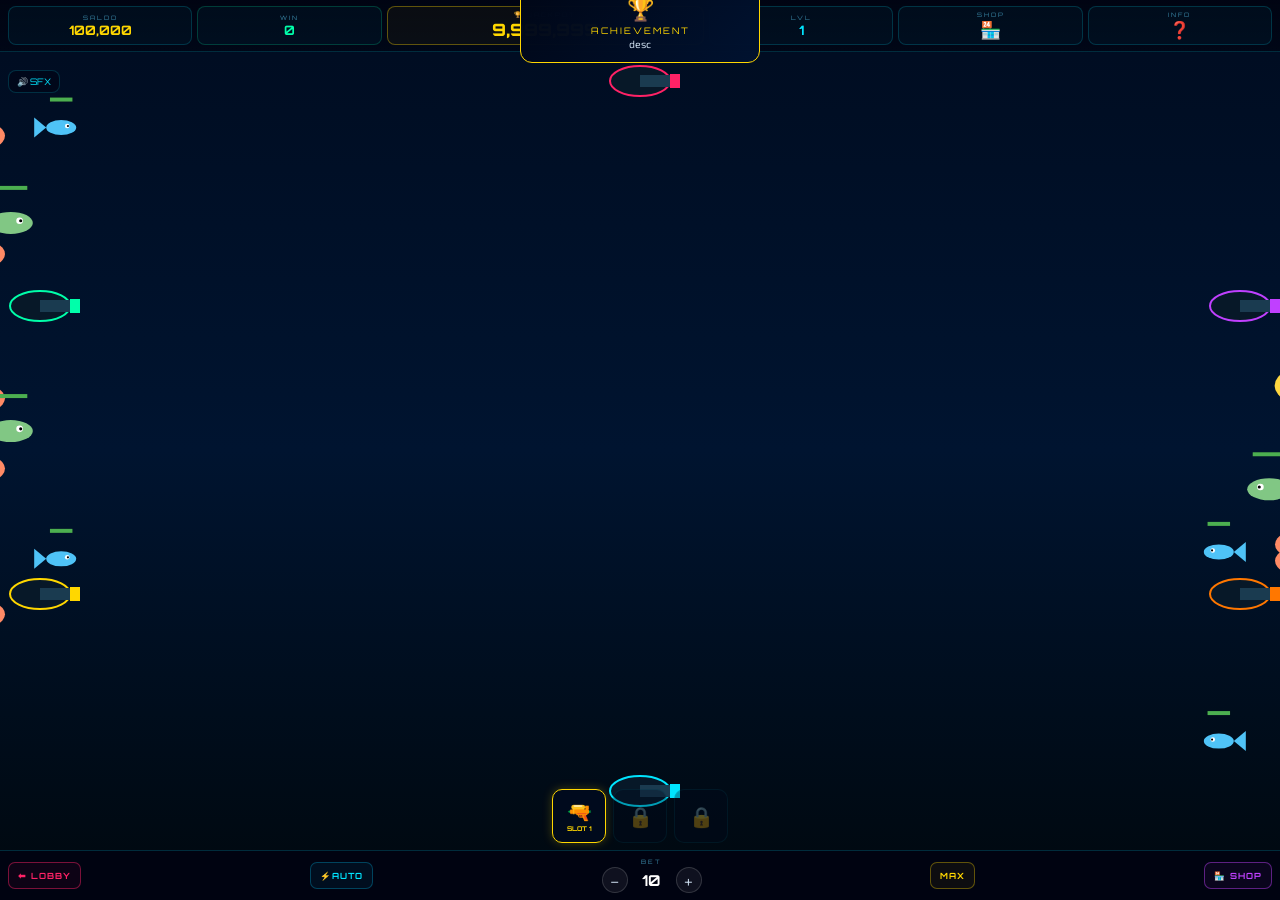
<file: fishing.html>
<!DOCTYPE html>
<html lang="id">
<head>
<meta charset="UTF-8">
<meta name="viewport" content="width=device-width, initial-scale=1.0, maximum-scale=1.0, user-scalable=no, viewport-fit=cover">
<title>Ocean Emperor V7 — VIP Casino</title>
<link href="https://fonts.googleapis.com/css2?family=Orbitron:wght@400;700;900&family=Exo+2:wght@300;400;600;700;900&display=swap" rel="stylesheet">
<style>
:root{
  --c-blue:#00e5ff;--c-gold:#ffd700;--c-red:#ff2266;--c-green:#00ffaa;
  --c-purple:#c040ff;--c-orange:#ff7700;--c-pink:#ff4fa0;--c-teal:#00ffd0;
  --bg0:#000a1a;--border:rgba(0,229,255,0.18);--border-gold:rgba(255,215,0,0.35);
  --font-hud:'Orbitron',sans-serif;--font-main:'Exo 2',sans-serif;
  --safe-bottom:env(safe-area-inset-bottom,0px);
}
*{margin:0;padding:0;box-sizing:border-box;-webkit-tap-highlight-color:transparent;}
html,body{width:100%;height:100%;overflow:hidden;position:fixed;background:var(--bg0);font-family:var(--font-main);user-select:none;cursor:crosshair;}
#gameCanvas{display:block;position:fixed;top:0;left:0;z-index:1;}
#ui{position:fixed;inset:0;pointer-events:none;z-index:10;display:flex;flex-direction:column;}

/* HUD TOP */
.hud-top{display:flex;align-items:stretch;background:linear-gradient(180deg,rgba(0,4,18,0.98),rgba(0,4,18,0.7));border-bottom:1px solid var(--border);padding:calc(6px + env(safe-area-inset-top)) 8px 6px;gap:5px;}
.hud-cell{display:flex;flex-direction:column;align-items:center;justify-content:center;background:rgba(0,229,255,0.04);border:1px solid var(--border);border-radius:8px;padding:4px 8px;min-width:60px;flex:1;}
.hud-cell.jp{flex:1.8;border-color:var(--border-gold);background:rgba(255,215,0,0.04); overflow:hidden;}
.hud-label{font-size:6px;letter-spacing:2px;color:#3a8aaa;text-transform:uppercase;font-family:var(--font-hud);margin-bottom:1px; white-space:nowrap;}
.hud-val{font-size:13px;font-weight:700;color:#fff;font-family:var(--font-hud); white-space:nowrap;}
.hud-val.gold{color:var(--c-gold);}
.hud-val.green{color:var(--c-green);}
.hud-val.blue{color:var(--c-blue);}
.jp-val{font-size:clamp(13px, 3.5vw, 17px); font-weight:900; color:var(--c-gold); font-family:var(--font-hud); white-space:nowrap; text-overflow:ellipsis;}

/* COMBO */
#combo-display{position:absolute;top:72px;left:50%;transform:translateX(-50%);font-family:var(--font-hud);font-size:24px;font-weight:900;pointer-events:none;opacity:0;transition:opacity 0.3s;text-align:center;white-space:nowrap;text-shadow:0 0 10px currentColor;}
#combo-display.show{opacity:1;}

/* WEAPON ROW */
#weapon-row{position:absolute;bottom:calc(var(--hud-bot-h,88px) + 8px);left:50%;transform:translateX(-50%);display:flex;gap:7px;pointer-events:auto;}
.w-slot{width:54px;height:54px;border:1.5px solid var(--border);border-radius:10px;background:rgba(0,10,30,0.92);display:flex;flex-direction:column;align-items:center;justify-content:center;cursor:pointer;transition:all 0.2s;position:relative;overflow:hidden;}
.w-slot.active{border-color:var(--c-gold);box-shadow:0 0 10px rgba(255,215,0,0.25);}
.w-slot.locked{opacity:0.35;cursor:not-allowed;}
.w-slot .wico{font-size:20px;}
.w-slot .wlvl{font-size:6.5px;color:var(--c-gold);font-family:var(--font-hud);font-weight:700;}

/* BOTTOM HUD */
.hud-bot{pointer-events:auto;background:rgba(0,4,18,0.98);border-top:1px solid var(--border);padding:7px 8px calc(7px + var(--safe-bottom));display:flex;align-items:center;justify-content:space-between;gap:5px;flex-shrink:0;}
.hud-btn{background:rgba(0,200,255,0.06);border:1.5px solid rgba(0,200,255,0.28);color:var(--c-blue);padding:7px 9px;font-size:8.5px;font-weight:700;letter-spacing:1px;border-radius:7px;cursor:pointer;transition:all 0.18s;font-family:var(--font-hud);white-space:nowrap;flex-shrink:0;}
.hud-btn:active{transform:scale(0.92);}
.hud-btn.on{background:rgba(0,255,136,0.1);border-color:rgba(0,255,136,0.45);color:var(--c-green);}
.hud-btn.gold{border-color:var(--border-gold);color:var(--c-gold);background:rgba(255,215,0,0.05);}
.hud-btn.purple{border-color:rgba(192,64,255,0.45);color:var(--c-purple);background:rgba(192,64,255,0.05);}
.hud-btn.danger{border-color:rgba(255,34,102,0.45);color:var(--c-red);background:rgba(255,34,102,0.05);}
.bet-group{display:flex;flex-direction:column;align-items:center;gap:1px;}
.bet-ctrl{display:flex;align-items:center;gap:5px;}
.bet-btn{background:rgba(255,255,255,0.06);border:1.5px solid rgba(255,255,255,0.15);color:#cde;width:26px;height:26px;border-radius:50%;font-size:16px;cursor:pointer;display:flex;align-items:center;justify-content:center;transition:all 0.15s;flex-shrink:0;}
.bet-btn:active{transform:scale(0.85);}
#h-bet{font-family:var(--font-hud);font-size:15px;font-weight:700;color:#fff;min-width:38px;text-align:center;}

/* SOUND BTN */
#sound-btn{position:absolute;left:8px;top:70px;background:rgba(0,8,25,0.85);border:1px solid var(--border);border-radius:8px;padding:5px 8px;font-size:9px;color:var(--c-blue);font-family:var(--font-hud);cursor:pointer;pointer-events:auto;z-index:20;}

/* SHOP & INFO OVERLAY */
.overlay-bg{position:fixed;inset:0;background:rgba(0,0,12,0.94);display:none;align-items:center;justify-content:center;z-index:300;pointer-events:auto;overflow-y:auto;padding:10px;backdrop-filter:blur(6px);}
.modal-box{background:rgba(0,6,22,0.99);border:1.5px solid rgba(0,229,255,0.25);border-radius:16px;padding:18px;max-width:700px;width:100%;margin:auto;}
.shop-header{display:flex;justify-content:space-between;align-items:center;margin-bottom:12px;gap:8px;}
.shop-title{font-size:16px;font-weight:900;color:var(--c-blue);font-family:var(--font-hud);letter-spacing:3px;}
.shop-balance{font-size:12px;color:var(--c-gold);font-family:var(--font-hud);white-space:nowrap;}
.shop-close{background:none;border:1.5px solid rgba(255,255,255,0.18);color:#aaa;width:32px;height:32px;border-radius:50%;cursor:pointer;font-size:15px;}
.shop-tabs{display:flex;gap:5px;margin-bottom:12px;flex-wrap:wrap;}
.shop-tab{background:rgba(0,229,255,0.05);border:1.5px solid rgba(0,229,255,0.18);color:#5a9bb8;padding:6px 11px;font-size:8.5px;font-weight:700;letter-spacing:1.5px;border-radius:6px;cursor:pointer;font-family:var(--font-hud);transition:all 0.18s;}
.shop-tab.active{background:rgba(0,229,255,0.14);border-color:var(--c-blue);color:var(--c-blue);}
.shop-grid{display:grid;grid-template-columns:repeat(auto-fill,minmax(145px,1fr));gap:9px;}
.shop-card{background:rgba(0,10,30,0.92);border:1.5px solid rgba(0,229,255,0.14);border-radius:11px;padding:12px 10px;text-align:center;transition:all 0.2s;}
.shop-card.owned{border-color:rgba(0,255,170,0.35);}
.shop-card.equipped{border-color:var(--c-gold);}
.shop-card .card-ico{font-size:26px;margin-bottom:5px;}
.shop-card .card-name{font-size:9.5px;font-weight:700;color:#e8f4ff;letter-spacing:0.5px;margin-bottom:2px;font-family:var(--font-hud);}
.shop-card .card-stat{font-size:8px;color:#4a9cc0;margin-bottom:7px;line-height:1.5;}
.shop-card .card-btn{width:100%;padding:6px;font-size:8px;font-weight:700;letter-spacing:1px;border-radius:5px;cursor:pointer;border:none;font-family:var(--font-hud);}
.card-btn.buy{background:linear-gradient(135deg,var(--c-gold),#ff9100);color:#000;}
.card-btn.equip{background:rgba(0,229,255,0.15);color:var(--c-blue);border:1px solid var(--c-blue);}
.card-btn.equipped-tag{background:rgba(255,215,0,0.12);color:var(--c-gold);border:1px solid var(--c-gold);}
.card-btn.maxed{background:rgba(0,255,136,0.1);color:var(--c-green);border:1px solid rgba(0,255,136,0.3);}

/* ACHIEVEMENT TOAST */
#achievement-toast{position:fixed;top:72px;left:50%;transform:translateX(-50%) translateY(-90px);background:linear-gradient(135deg,rgba(0,6,22,0.98),rgba(0,18,48,0.98));border:1.5px solid var(--c-gold);border-radius:12px;padding:12px 20px;min-width:240px;max-width:90vw;z-index:500;pointer-events:none;transition:transform 0.4s cubic-bezier(0.34,1.56,0.64,1);text-align:center;}
#achievement-toast.show{transform:translateX(-50%) translateY(0);}
#ach-icon{font-size:22px;}
#ach-title{font-size:9px;color:var(--c-gold);font-family:var(--font-hud);letter-spacing:2px;margin:3px 0 2px;}
#ach-desc{font-size:10.5px;color:#cde;}

/* GAME OVER */
#gameover{position:fixed;inset:0;display:flex;align-items:center;justify-content:center;pointer-events:none;z-index:400;}
#gameover-box{background:rgba(0,4,18,0.98);border:2px solid rgba(255,215,0,0.4);border-radius:18px;padding:34px 48px;text-align:center;display:none;pointer-events:auto;max-width:90vw;}
#go-title{font-size:28px;font-weight:900;color:var(--c-gold);margin-bottom:6px;font-family:var(--font-hud);}
#go-stats{font-size:11px;color:#7ab;margin-bottom:6px;font-family:var(--font-hud);}
#go-sub{font-size:10.5px;color:#446;margin-bottom:20px;}
#go-btn{background:linear-gradient(135deg,var(--c-gold),#ff9100);color:#000;border:none;padding:13px 32px;font-size:11px;font-weight:900;border-radius:8px;cursor:pointer;letter-spacing:2px;font-family:var(--font-hud);}

/* JACKPOT WIN */
#jackpot-win{position:fixed;inset:0;display:none;align-items:center;justify-content:center;z-index:600;background:rgba(0,0,0,0.88);pointer-events:auto;}
.jw-inner{text-align:center;animation:jPop 0.5s cubic-bezier(0.34,1.56,0.64,1);}
@keyframes jPop{from{transform:scale(0.2);opacity:0;}to{transform:scale(1);opacity:1;}}
.jw-coins{font-size:60px;}
.jw-title{font-size:38px;font-weight:900;color:var(--c-gold);font-family:var(--font-hud);margin:10px 0 5px;}
.jw-amount{font-size:56px;font-weight:900;color:#fff;font-family:var(--font-hud);}
.jw-btn{margin-top:22px;background:var(--c-gold);color:#000;border:none;padding:14px 36px;font-size:12px;font-weight:900;border-radius:10px;cursor:pointer;font-family:var(--font-hud);letter-spacing:2px;}

/* MOBILE */
@media(max-width:480px){
  .hud-val{font-size:11px;} .hud-label{font-size:5px;}
  .hud-cell{min-width:48px;padding:3px 4px;}
  .w-slot{width:48px;height:48px;}.w-slot .wico{font-size:17px;}
  .hud-btn{padding:5px 7px;font-size:7.5px;}
  #gameover-box{padding:26px 28px;}
  .jw-title{font-size:26px;}.jw-amount{font-size:36px;}
}
</style>
</head>
<body>
<canvas id="gameCanvas"></canvas>
<div id="achievement-toast"><div id="ach-icon">🏆</div><div id="ach-title">ACHIEVEMENT</div><div id="ach-desc">desc</div></div>
<div id="combo-display"></div>

<div id="ui">
  <div class="hud-top" id="hud-top-bar">
    <div class="hud-cell"><div class="hud-label">SALDO</div><div class="hud-val gold" id="h-bal">0</div></div>
    <div class="hud-cell" style="border-color:rgba(0,255,170,0.2);"><div class="hud-label">WIN</div><div class="hud-val green" id="h-win">0</div></div>
    <div class="hud-cell jp"><div class="hud-label">🏆 JACKPOT</div><div class="jp-val" id="h-jack">9,999,999</div></div>
    <div class="hud-cell"><div class="hud-label">LVL</div><div class="hud-val blue" id="h-lvl">1</div></div>
    <div class="hud-cell" style="cursor:pointer;pointer-events:auto;" onclick="openShop()"><div class="hud-label">SHOP</div><div class="hud-val" style="font-size:17px;">🏪</div></div>
    <div class="hud-cell" style="cursor:pointer;pointer-events:auto; min-width:40px;" onclick="openInfo()"><div class="hud-label">INFO</div><div class="hud-val" style="font-size:17px;">❓</div></div>
  </div>
  <div id="sound-btn" onclick="toggleSound()">🔊 SFX</div>
  <div id="weapon-row"></div>
  <div style="flex:1;"></div>
  
  <div class="hud-bot" id="hud-bot-bar">
    <button class="hud-btn danger" id="btnExit" onclick="saveAndExit()">⬅ LOBBY</button>
    <button class="hud-btn" id="btn-auto" onclick="toggleAuto()">⚡AUTO</button>
    <div class="bet-group">
      <div class="hud-label" style="font-size:6px;">BET</div>
      <div class="bet-ctrl">
        <div class="bet-btn" onclick="changeBet(-1)">−</div>
        <span id="h-bet">10</span>
        <div class="bet-btn" onclick="changeBet(1)">+</div>
      </div>
    </div>
    <button class="hud-btn gold" onclick="changeBet(0,'max')">MAX</button>
    <button class="hud-btn purple" onclick="openShop()">🏪 SHOP</button>
  </div>
</div>

<div id="shop-overlay" class="overlay-bg" style="align-items:flex-start;">
  <div id="shop-box" class="modal-box">
    <div class="shop-header">
      <div class="shop-title">⚓ ARMORY</div>
      <div class="shop-balance">💰 <span id="sh-bal">0</span></div>
      <button class="shop-close" onclick="closeShop()">✕</button>
    </div>
    <div class="shop-tabs">
      <div class="shop-tab active" onclick="shopTab('weapons')">⚔ SENJATA</div>
      <div class="shop-tab" onclick="shopTab('upgrades')">⬆ UPGRADE</div>
      <div class="shop-tab" onclick="shopTab('buffs')">✨ BUFF</div>
      <div class="shop-tab" onclick="shopTab('missions')">📋 MISI</div>
    </div>
    <div id="shop-content" class="shop-grid"></div>
  </div>
</div>

<!-- MODAL INFORMASI TAMBAHAN -->
<div id="info-overlay" class="overlay-bg">
  <div id="info-box" class="modal-box" style="max-width:550px;">
    <div class="shop-header">
      <div class="shop-title">❓ INFO PERMAINAN</div>
      <button class="shop-close" onclick="closeInfo()">✕</button>
    </div>
    <div style="color:#cde; font-size:11.5px; line-height:1.6; text-align:left; max-height:65vh; overflow-y:auto; padding-right:10px; font-family:var(--font-main);">
      
      <h3 style="color:var(--c-gold); margin-bottom:6px; font-family:var(--font-hud);">🐟 REWARD IKAN (RTP SYSTEM)</h3>
      <p style="margin-bottom:12px;">Reward dibayarkan berdasarkan: <b>Pengali (Multiplier) Ikan × Bet Anda</b>.<br>
      Kematian ikan ditentukan berdasarkan RNG Sistem RTP (96%). Makin besar damage senjata, makin tinggi peluang pecah ikan!<br>
      • Kecil: 2x | Sedang: 10x | Besar: 30x | Kembar: 15x<br>
      • Ikan Boss 👑: 150x Bet Anda!</p>
      
      <h3 style="color:var(--c-purple); margin-bottom:6px; font-family:var(--font-hud);">🎁 BONUS & MINIGAME</h3>
      <ul style="margin-bottom:12px; padding-left:18px;">
        <li><b>💣 Bomb (50x):</b> Meledak area luas dan memusnahkan ikan disekitar.</li>
        <li><b>🎰 Roulette (50x):</b> Membuka putaran Wheel of Fortune (Hingga 100x Bet).</li>
        <li><b>⚡ Electric (40x):</b> Menyetrum menyebar ke ikan-ikan terdekat.</li>
        <li><b>🔩 Drill Fish (50x):</b> Menembakkan bor raksasa memantul yang menghancurkan sekitarnya.</li>
        <li><b>🏆 Jackpot:</b> Kumpulkan Pool Kumulatif ratusan ribu koin!</li>
      </ul>
      
      <h3 style="color:var(--c-blue); margin-bottom:6px; font-family:var(--font-hud);">⚔️ HARGA TEMBAKAN ADD-ON</h3>
      <p style="margin-bottom:12px;">Ketika Add-on/Senjata Khusus dipasang, sistem akan menarik saldo <b>Bet + (Bet × Pengali Senjata)</b> per peluru:</p>
      <ul style="padding-left:18px;">
        <li><b>🔫 Single:</b> Normal (Biaya = Bet)</li>
        <li><b>🎯 Double:</b> Bet + 1x | <b>💥 Triple:</b> Bet + 2x</li>
        <li><b>⚡ Laser:</b> Bet + 3x | <b>💢 Shotgun:</b> Bet + 4x</li>
        <li><b>🔥 Minigun:</b> Bet + 5x | <b>☢ Nuke:</b> Bet + 10x</li>
      </ul>
    </div>
  </div>
</div>

<div id="gameover"><div id="gameover-box">
  <div id="go-title">GAME OVER</div>
  <div id="go-stats"></div>
  <div id="go-sub">Saldo habis. Lakukan Deposit di Lobby!</div>
  <button id="go-btn" onclick="saveAndExit()">⬅ KEMBALI KE LOBBY</button>
</div></div>

<div id="jackpot-win"><div class="jw-inner">
  <div class="jw-coins">🌟💰🌟</div>
  <div class="jw-title">JACKPOT!!!</div>
  <div class="jw-amount" id="jw-amount">+999,999</div>
  <button class="jw-btn" onclick="closeJackpot()">KLAIM HADIAH</button>
</div></div>

<!-- SCRIPT CASINO API -->
<script src="api.js"></script>

<script>
// ═══════════════════════════════════════════════════════════════════
//  OCEAN EMPEROR V7.1 — RTP SYSTEM & OPTIMIZATIONS
// ═══════════════════════════════════════════════════════════════════

/** 1. CASINO API & AUTH **/
const userJson = localStorage.getItem('currentUser');
if (!userJson) window.location.href = 'auth.html';
let currentUser = JSON.parse(userJson) || { username: 'Guest', balance: 50000 };

if (typeof api !== 'undefined' && api.getDatabase) {
  api.getDatabase().then(db => {
    if (db && db.users) {
      const freshUser = db.users.find(u => u.username === currentUser.username);
      if (freshUser) currentUser.balance = freshUser.balance;
      updateUI();
    }
  }).catch(e => console.error(e));
}

async function saveAndExit() {
  document.getElementById('btnExit').textContent = "SAVING...";
  try {
    if (typeof api !== 'undefined' && api.saveProgress) {
      await api.saveProgress(currentUser.username, currentUser.balance, level, totalWin || 0);
    }
  } catch(e) {} finally { window.location.href = 'index.html'; }
}

/** 2. GLOBALS & STATE **/
const canvas = document.getElementById('gameCanvas');
const ctx = canvas.getContext('2d', { alpha: false }); 
let W, H, hudTopH=62, hudBotH=88;
let bgCanvas, bgCtx;

let autoFire=false, totalWin=0, level=1, jackpotPool=9999999;
let frameCount=0, shakeAmt=0, shakeX=0, shakeY=0, gameOver=false, nukeFlash=0;
let mouse={x:0, y:0}, comboKills=0, comboTimer=0, lastFire=0, totalKills=0;
let equippedSlots=['single',null,null], activeSlot=0, inventory={single:true};
let upgrades={dmg:0,rate:0,winrate:0,radius:0};
let buffs={autoReload:false, goldFish:false, comboMaster:false};

const GAME_RTP = 0.96; // 96% Return To Player

const players = [
  {id:0, isBot:false, name:'YOU', color:'#00e5ff', bet:10, ang:0, totalWin:0, totalKills:0},
  {id:1, isBot:true, name:'BOT-R', color:'#ff2266', bet:10, bal:5000, ang:0, cooldown:0, totalWin:0},
  {id:2, isBot:true, name:'BOT-G', color:'#00ffaa', bet:10, bal:8000, ang:0, cooldown:0, totalWin:0},
  {id:3, isBot:true, name:'BOT-Y', color:'#ffd700', bet:10, bal:4000, ang:0, cooldown:0, totalWin:0},
  {id:4, isBot:true, name:'BOT-P', color:'#c040ff', bet:10, bal:6000, ang:0, cooldown:0, totalWin:0},
  {id:5, isBot:true, name:'BOT-O', color:'#ff7700', bet:10, bal:7000, ang:0, cooldown:0, totalWin:0}
];

const WEAPON_DEFS={
  single: {id:'single', name:'Single Shot', ico:'🔫',dmg:1,multi:1, price:0, color:'#00e5ff', costMulti:0, desc:'Biaya Normal'},
  double: {id:'double', name:'Double Shot', ico:'🎯',dmg:1,multi:2, price:600, color:'#ffd700', costMulti:1, desc:'Biaya: Bet + 1x'},
  triple: {id:'triple', name:'Triple Shot', ico:'💥',dmg:1,multi:3, price:1400,color:'#ff9100', costMulti:2, desc:'Biaya: Bet + 2x'},
  laser:  {id:'laser',  name:'Laser Beam',  ico:'⚡',dmg:3,multi:1, price:2800,color:'#e040fb',piercing:true, costMulti:3, desc:'Biaya: Bet + 3x'},
  shotgun:{id:'shotgun',name:'Shotgun',     ico:'💢',dmg:1,multi:6, price:2200,color:'#ff8a65', costMulti:4, desc:'Biaya: Bet + 4x'},
  minigun:{id:'minigun',name:'Minigun',     ico:'🔥',dmg:1,multi:1, price:3200,color:'#ff5722',minigun:true, costMulti:5, desc:'Biaya: Bet + 5x'},
  nuke:   {id:'nuke',   name:'Nuke Cannon', ico:'☢', dmg:8,multi:1, price:9000,color:'#00ff88',nuke:true, costMulti:10, desc:'Biaya: Bet + 10x'}
};

const UPGRADE_DEFS=[
  {id:'dmg',    name:'Damage Boost',ico:'⚔',desc:'+20% RTP Dmg',max:5,prices:[400,900,1800,3500,7000]},
  {id:'rate',   name:'Fire Rate',   ico:'⚡',desc:'+15% rate',  max:5,prices:[300,700,1400,2800,5600]},
  {id:'winrate',name:'Win Rate',    ico:'🍀',desc:'+5% Win RNG',max:5,prices:[500,1100,2200,4400,8800]},
  {id:'radius', name:'Blast Radius',ico:'💣',desc:'+15% AoE',  max:5,prices:[350,800,1600,3200,6400]}
];
const BUFF_DEFS=[
  {id:'autoReload', name:'Auto Reload', ico:'🔄',desc:'Cegah peluru jika saldo < 300',price:2000},
  {id:'goldFish',   name:'Gold Magnet', ico:'🪙',desc:'Reward koin ikan +50%',price:3200},
  {id:'comboMaster',name:'Combo Master',ico:'🔥',desc:'Combo 2× lebih lama',price:4000}
];
const MISSIONS=[
  {id:'m1',desc:'Bunuh 20 ikan kecil', target:'small',  goal:20,   prog:0,reward:500, done:false},
  {id:'m2',desc:'Bunuh 5 boss',        target:'boss',   goal:5,    prog:0,reward:2000,done:false},
  {id:'m4',desc:'Menangkan 3000 coins',target:'win',    goal:3000, prog:0,reward:600, done:false},
  {id:'m5',desc:'Bunuh 3 ikan jackpot',target:'jackpot',goal:3,    prog:0,reward:3000,done:false}
];
const ACHIEVEMENTS=[
  {id:'first_kill',  name:'First Blood',   icon:'🩸',done:false},
  {id:'kill_50',     name:'Sharpshooter',  icon:'🎯',done:false},
  {id:'win_10k',     name:'Millionaire Jr.',icon:'💰',done:false},
  {id:'level_10',    name:'Veteran',       icon:'⭐',done:false},
];

/** 3. AUDIO ENGINE **/
const AC = new (window.AudioContext || window.webkitAudioContext)();
let soundOn = true;
let sfxGain, noiseBuffer;
let audioStarted = false;

function initAudio(){
  sfxGain = AC.createGain(); sfxGain.gain.value = 0.4; sfxGain.connect(AC.destination);
  noiseBuffer = AC.createBuffer(1, AC.sampleRate * 2, AC.sampleRate);
  const d = noiseBuffer.getChannelData(0);
  for(let i=0; i<noiseBuffer.length; i++) d[i] = Math.random()*2-1;
}
function resumeAC(){ if(AC.state==='suspended') AC.resume(); }

const SFX = {
  shoot() { _sfx([{t:'square',f:800,ef:200,d:0.05,v:0.3}]); },
  coin() {  _sfx([{t:'sine',f:1200,ef:1600,d:0.1,v:0.5}]); },
  explosion() { _sfx([{noise:true,f:80,d:0.3,v:0.5}]); shakeAmt = Math.max(shakeAmt, 10); },
  laser() {   _sfx([{t:'sawtooth',f:2000,ef:200,d:0.25,v:0.5}]); },
  jackpot_win() { [261,330,392,523,659].forEach((f,i)=>{setTimeout(()=>_sfx([{t:'sine',f,ef:f*2,d:0.3,v:0.6}]),i*80);}); },
  combo() {  _sfx([{t:'triangle',f:600+comboKills*80,ef:1200,d:0.12,v:0.6}]); }
};

function _sfx(layers){
  if(!soundOn||!AC) return;
  layers.forEach(l=>{
    const delay=l.delay||0;
    setTimeout(()=>{
      const osc = l.noise ? null : AC.createOscillator();
      const src = l.noise ? AC.createBufferSource() : null;
      const env = AC.createGain();
      if(l.noise){
        src.buffer = noiseBuffer; src.connect(env); env.connect(sfxGain);
        env.gain.setValueAtTime(l.v, AC.currentTime);
        env.gain.exponentialRampToValueAtTime(0.001, AC.currentTime+l.d);
        src.start(AC.currentTime); src.stop(AC.currentTime+l.d);
      } else {
        osc.type = l.t||'sine'; osc.connect(env); env.connect(sfxGain);
        osc.frequency.setValueAtTime(l.f, AC.currentTime);
        osc.frequency.exponentialRampToValueAtTime(l.ef, AC.currentTime+l.d);
        env.gain.setValueAtTime(l.v, AC.currentTime);
        env.gain.exponentialRampToValueAtTime(0.001, AC.currentTime+l.d);
        osc.start(AC.currentTime); osc.stop(AC.currentTime+l.d);
      }
    }, delay*1000);
  });
}
function toggleSound(){
  soundOn=!soundOn;
  if(sfxGain) sfxGain.gain.value = soundOn ? 0.4 : 0;
  document.getElementById('sound-btn').textContent=(soundOn?'🔊':'🔇')+' SFX';
}

/** 4. CANVAS FLOATERS (ANTI-LAG) **/
const canvasFloaters = [];
function addCanvasText(str, x, y, color, size) {
  canvasFloaters.push({ str, x, y, color, size, life: 1 });
}
function drawCanvasFloaters() {
  for(let i=canvasFloaters.length-1; i>=0; i--){
    let f = canvasFloaters[i];
    f.y -= 1.5; f.life -= 0.02;
    ctx.globalAlpha = Math.max(0, f.life);
    ctx.fillStyle = f.color;
    ctx.font = `bold ${f.size}px Orbitron, sans-serif`;
    ctx.textAlign = 'center';
    ctx.fillText(f.str, f.x, f.y);
    if(f.life <= 0) canvasFloaters.splice(i, 1);
  }
  ctx.globalAlpha = 1;
}

/** 5. FISH DEFS & CLASSES (WITH RTP BALANCE) **/
// HP sangat besar karena yang menentukan mati adalah RTP chance (tryKillFish).
const FISH_TYPES=[
  {id:'small',   hp:20,  val:2,   speed:2.4,size:15,color:'#4fc3f7',prob:0.25},
  {id:'med',     hp:50,  val:10,  speed:1.6,size:22,color:'#81c784',prob:0.25},
  {id:'large',   hp:150, val:30,  speed:1.0,size:32,color:'#ff8a65',prob:0.15},
  {id:'boss',    hp:500, val:150, speed:0.4,size:50,color:'#ff6f00',prob:0.04},
  {id:'jackpot', hp:300, val:0,   speed:0.6,size:45,color:'#ffd700',prob:0.04},
  {id:'bomb',    hp:200, val:50,  speed:1.1,size:35,color:'#ff2266',prob:0.06},
  {id:'roulette',hp:200, val:50,  speed:0.9,size:40,color:'#c040ff',prob:0.05},
  {id:'twin',    hp:100, val:15,  speed:1.6,size:29,color:'#80deea',prob:0.05},
  {id:'electric',hp:250, val:40,  speed:0.8,size:45,color:'#ffd740',prob:0.03},
  {id:'drill',   hp:250, val:50,  speed:1.0,size:38,color:'#9e9e9e',prob:0.04}
];
function pickFishType(){let r=Math.random(),c=0;for(let t of FISH_TYPES){c+=t.prob;if(r<c)return t;}return FISH_TYPES[0];}

const fishes=[], bullets=[], _particles=[], lasers=[], inWorldRoulettes=[], drills=[];

class Fish {
  constructor(){this.init();}
  init(overType){
    const t=overType?FISH_TYPES.find(x=>x.id===overType)||pickFishType():pickFishType();
    Object.assign(this,{
      id:t.id, hp:t.hp, maxHp:t.hp, val:t.val,
      speed:t.speed, size:t.size, color:t.color,
      dir:Math.random()>0.5?1:-1, wave:Math.random()*Math.PI*2,
      waveAmp:8+Math.random()*14, waveFreq:0.018+Math.random()*0.02,
      alive:true, flash:0, orbitAngle:Math.random()*Math.PI*2, 
      countUp: 100+Math.floor(Math.random()*400)
    });
    this.x = this.dir===1?-90:W+90;
    this.baseY = (hudTopH+45) + Math.random()*(H-hudTopH-hudBotH-120);
    this.y = this.baseY;

    if(this.id === 'bomb') {
      this.bombTimer = 480 + Math.floor(Math.random() * 240);
      this.vx = (Math.random() > 0.5 ? 1 : -1) * (2 + Math.random() * 3);
      this.vy = -5 - Math.random() * 5;
      this.gravity = 0.25; this.entered = false;
    }
    if(this.id === 'roulette') this.spinAngle = 0;
  }
  
  update(){
    this.orbitAngle+=0.04;
    if(this.flash>0) this.flash--;

    if (this.id === 'bomb') {
      if (!this.entered) {
        this.x += this.speed * this.dir;
        if (this.x > 50 && this.x < W - 50) this.entered = true;
      } else {
        this.x += this.vx; this.vy += this.gravity; this.y += this.vy;
        if (this.x < 30 && this.vx < 0) { this.x = 30; this.vx *= -1; }
        if (this.x > W - 30 && this.vx > 0) { this.x = W - 30; this.vx *= -1; }
        if (this.y > H - hudBotH - 40 && this.vy > 0) {
          this.y = H - hudBotH - 40; this.vy = -6 - Math.random() * 4;
          this.vx = (Math.random() > 0.5 ? 1 : -1) * (2 + Math.random() * 4);
          explodeAt(this.x, this.y, 80, 5, -1, this); 
        }
        this.bombTimer--;
        if (this.bombTimer <= 0) killFish(this, -1);
      }
      return; 
    }

    this.x += this.speed * this.dir;
    this.y = this.baseY + Math.sin(frameCount * this.waveFreq + this.wave) * this.waveAmp;
    
    if(this.id==='jackpot' && frameCount%20===0) this.countUp += Math.floor(10+Math.random()*20);
    if(this.id==='roulette') this.spinAngle+=0.04;

    const marg = this.size+50;
    if((this.dir===1 && this.x>W+marg) || (this.dir===-1 && this.x<-marg)) this.init();
  }

  draw(){
    ctx.save();
    ctx.translate(this.x,this.y);
    if(this.dir===-1) ctx.scale(-1,1);
    if(this.flash>0) ctx.globalAlpha = 0.5 + 0.5 * Math.sin(frameCount*0.5);
    ctx.fillStyle = this.color;

    if(this.id === 'boss') {
      ctx.beginPath(); ctx.ellipse(0,0,this.size,this.size*0.6,0,0,Math.PI*2); ctx.fill();
      ctx.fillStyle='#ffd700'; ctx.font=`bold ${Math.floor(this.size*0.5)}px Arial`;
      ctx.textAlign='center'; ctx.textBaseline='middle'; ctx.fillText('👑',0,-this.size*0.1);
    } 
    else if (this.id === 'jackpot') {
      ctx.beginPath(); ctx.ellipse(0,0,this.size,this.size*0.6,0,0,Math.PI*2); ctx.fill();
      ctx.fillStyle='#fff'; ctx.font=`bold ${Math.floor(this.size*0.6)}px Arial`;
      ctx.textAlign='center'; ctx.textBaseline='middle'; ctx.fillText('$',0,0);
    }
    else if (this.id === 'bomb') {
      ctx.beginPath(); ctx.arc(0,0,this.size*0.8,0,Math.PI*2); ctx.fill();
      ctx.fillStyle='#fff'; ctx.font=`bold ${Math.floor(this.size*0.6)}px Arial`;
      ctx.textAlign='center'; ctx.textBaseline='middle'; ctx.fillText('💣',0,0);
    }
    else if (this.id === 'roulette') {
      ctx.beginPath(); ctx.arc(0,0,this.size*0.8,0,Math.PI*2); ctx.fill();
      ctx.fillStyle='#fff'; ctx.font=`bold ${Math.floor(this.size*0.6)}px Arial`;
      ctx.textAlign='center'; ctx.textBaseline='middle'; ctx.fillText('🎰',0,0);
    }
    else if (this.id === 'electric') {
      ctx.beginPath(); ctx.ellipse(0,0,this.size,this.size*0.5,0,0,Math.PI*2); ctx.fill();
      ctx.fillStyle='#fff'; ctx.font=`bold ${Math.floor(this.size*0.5)}px Arial`;
      ctx.textAlign='center'; ctx.textBaseline='middle'; ctx.fillText('⚡',0,0);
    }
    else if (this.id === 'drill') {
      ctx.beginPath(); ctx.moveTo(this.size, 0); ctx.lineTo(-this.size, this.size*0.6); ctx.lineTo(-this.size, -this.size*0.6); ctx.fill();
      ctx.fillStyle='#fff'; ctx.font=`bold ${Math.floor(this.size*0.5)}px Arial`;
      ctx.textAlign='center'; ctx.textBaseline='middle'; ctx.fillText('🔩',-this.size*0.2,0);
    }
    else {
      ctx.beginPath(); ctx.ellipse(0,0,this.size,this.size*0.5,0,0,Math.PI*2); ctx.fill();
      ctx.beginPath(); ctx.moveTo(-this.size,0); ctx.lineTo(-this.size-12,-10); ctx.lineTo(-this.size-12,10); ctx.fill();
    }
    
    // Mata ikan
    if (this.id !== 'drill' && this.id !== 'bomb' && this.id !== 'roulette') {
      ctx.fillStyle='#fff'; ctx.beginPath(); ctx.arc(this.size*0.4,-this.size*0.1,this.size*0.15,0,Math.PI*2); ctx.fill();
      ctx.fillStyle='#000'; ctx.beginPath(); ctx.arc(this.size*0.45,-this.size*0.1,this.size*0.07,0,Math.PI*2); ctx.fill();
    }
    ctx.restore();
    
    if(this.maxHp > 5 && this.id !== 'drill'){
      const bw=this.size*1.5, bh=4, bx=this.x-bw/2, by=this.y-this.size-15;
      const pct=this.hp/this.maxHp;
      ctx.fillStyle='rgba(0,0,0,0.5)'; ctx.fillRect(bx,by,bw,bh);
      ctx.fillStyle=pct>0.5?'#4caf50':pct>0.25?'#ffc107':'#f44336'; 
      ctx.fillRect(bx,by,bw*pct,bh);
    }
  }
}

/** RTP KILL LOGIC **/
// Logika utama di mana ikan mati bukan dari HP, melainkan probabilitas RTP.
function tryKillFish(fish, damage, playerBet, ownerId) {
  let multiplier = fish.val > 0 ? fish.val : 50; 
  if (fish.id === 'jackpot') multiplier = 100;
  
  // Buff winrate
  let wrMod = ownerId === 0 ? (1 + (upgrades.winrate || 0)*0.05) : 1;
  
  let chance = (damage * GAME_RTP * wrMod) / multiplier;
  
  if(Math.random() < chance) {
    return true; 
  } else {
    // Pity HP system
    fish.hp -= damage;
    if(fish.hp <= 0) return true;
  }
  return false;
}

/** 6. PROJECTILES & DRILL **/
class Bullet{
  constructor(ox,oy,ang,wDef,ownerId){
    this.x=ox;this.y=oy;
    const spd = wDef.id==='minigun' ? 22 : 16;
    this.vx=Math.cos(ang)*spd;this.vy=Math.sin(ang)*spd;
    this.wDef=wDef;this.ownerId=ownerId;this.alive=true;
    this.piercing=!!wDef.piercing; this.nuke=!!wDef.nuke; this.explosive=!!wDef.explosive;
  }
  dmg(){let b=this.wDef.dmg;if(this.ownerId===0)b*=(1+(upgrades.dmg||0)*0.2);return b;}
  update(){
    this.x+=this.vx;this.y+=this.vy;
    if(this.x<-20||this.x>W+20||this.y<-20||this.y>H+20){this.alive=false;return;}
    
    for(let f of fishes){
      if(!f.alive)continue;
      if(Math.abs(this.x-f.x) < f.size+10 && Math.abs(this.y-f.y) < f.size+10){
        
        let died = tryKillFish(f, this.dmg(), players[this.ownerId].bet, this.ownerId);
        
        if(this.explosive) explodeAt(this.x, this.y, 100*(1+upgrades.radius*0.15), this.dmg()*2, this.ownerId);
        if(this.nuke) nukeAll(this.ownerId);
        
        if(died) {
          killFish(f,this.ownerId);
        } else {
          f.flash=6;
          spawnParticle(this.x,this.y,players[this.ownerId].color, 3, 0.4);
        }
        
        if(!this.piercing){this.alive=false;return;}
      }
    }
  }
  draw(){
    ctx.fillStyle=players[this.ownerId].color;
    ctx.beginPath();ctx.arc(this.x,this.y,this.nuke?10:4,0,Math.PI*2);ctx.fill();
  }
}

class Laser{
  constructor(ox,oy,ang,ownerId){
    this.ox=ox;this.oy=oy;this.ang=ang;this.ownerId=ownerId;this.life=15;
    const dx=Math.cos(ang),dy=Math.sin(ang);
    for(let f of fishes){
      if(!f.alive)continue;
      const fx=f.x-ox,fy=f.y-oy;
      if(fx*dx+fy*dy<0)continue;
      if(Math.abs(fx*dy-fy*dx)<f.size+12){
        const d = 3*(ownerId===0?1+(upgrades.dmg||0)*0.2:1);
        if(tryKillFish(f, d, players[ownerId].bet, ownerId)) {
          killFish(f,ownerId);
        } else {
          f.flash=8; spawnParticle(f.x,f.y,players[ownerId].color,2,0.4);
        }
      }
    }
    if(soundOn)SFX.laser();
  }
  update(){this.life--;}
  draw(){
    if(this.life<=0)return;
    ctx.save(); ctx.globalAlpha=this.life/15;
    ctx.strokeStyle=players[this.ownerId].color; ctx.lineWidth=6;
    ctx.beginPath(); ctx.moveTo(this.ox,this.oy);
    ctx.lineTo(this.ox+Math.cos(this.ang)*W*1.5,this.oy+Math.sin(this.ang)*W*1.5);
    ctx.stroke(); ctx.restore();
  }
}

class Drill {
  constructor(x, y, ownerId) {
    this.x = x; this.y = y; this.ownerId = ownerId;
    let ang = Math.random() * Math.PI * 2;
    this.vx = Math.cos(ang) * 9; this.vy = Math.sin(ang) * 9;
    this.life = 420; // ~7 Detik
    this.ang = ang;
  }
  update() {
    this.x += this.vx; this.y += this.vy;
    if(this.x < 30 || this.x > W-30) { this.vx *= -1; this.ang = Math.atan2(this.vy, this.vx); }
    if(this.y < hudTopH || this.y > H-hudBotH) { this.vy *= -1; this.ang = Math.atan2(this.vy, this.vx); }
    this.life--;
    spawnParticle(this.x, this.y, '#ffd700', 1, 0.2);
    
    // Hit check tiap 4 frame biar gak overpower instakill
    if(frameCount % 4 === 0) {
      for(let f of fishes) {
        if(!f.alive) continue;
        if(Math.hypot(this.x-f.x, this.y-f.y) < f.size + 20) {
          if(tryKillFish(f, 4, players[this.ownerId].bet, this.ownerId)) {
            killFish(f, this.ownerId);
          } else {
            f.flash = 6;
            spawnParticle(f.x, f.y, '#aaa', 2, 0.4);
          }
        }
      }
    }
  }
  draw() {
    ctx.save(); ctx.translate(this.x, this.y); ctx.rotate(this.ang + frameCount*0.5);
    ctx.fillStyle = '#ff9100';
    ctx.beginPath(); ctx.moveTo(25, 0); ctx.lineTo(-15, 12); ctx.lineTo(-15, -12); ctx.closePath(); ctx.fill();
    ctx.fillStyle = '#fff'; ctx.fillRect(-20, -6, 5, 12);
    ctx.restore();
  }
}

class InWorldRoulette{
  constructor(x,y,ownerId){
    this.x=x;this.y=y;this.ownerId=ownerId;
    this.angle=0;this.speed=0.5;this.done=false;this.result=null;
    this.doneTimer=-1;this.spins=100+Math.floor(Math.random()*50);
    this.prizes = [
      {l:'2×',m:2,c:'#4caf50'},{l:'5×',m:5,c:'#8bc34a'},
      {l:'10×',m:10,c:'#ffd700'},{l:'20×',m:20,c:'#ff9800'},
      {l:'50×',m:50,c:'#ff5722'},{l:'JACKPOT',m:100,c:'#e91e63'},
      {l:'MISS',m:0,c:'#607d8b'},{l:'3×',m:3,c:'#009688'}
    ];
  }
  update(){
    if(!this.done){
      this.angle+=this.speed;this.speed*=0.98;this.spins--;
      if(this.spins<=0||this.speed<0.02){this.done=true;this._giveResult();}
    }else this.doneTimer++;
  }
  _giveResult(){
    this.result=this.prizes[Math.floor(Math.random()*this.prizes.length)];
    if(this.ownerId===-1) return;
    const o=players[this.ownerId], win=this.result.m*o.bet;
    if(win>0){
      o.bal+=win; if(this.ownerId===0){ currentUser.balance+=win; totalWin+=win; updateMissionProgress('win',win); updateUI(); }
      addCanvasText('+'+win.toLocaleString(), this.x, this.y-55, o.color, 24);
      if(soundOn)SFX.coin();
    }else{ addCanvasText('MISS!', this.x, this.y-50, '#aaa', 18); }
  }
  draw(){
    ctx.save();ctx.translate(this.x,this.y);
    const R=40, seg=(Math.PI*2)/8;
    for(let i=0;i<8;i++){
      const a=this.angle+i*seg;
      ctx.beginPath();ctx.moveTo(0,0);ctx.arc(0,0,R,a,a+seg);ctx.closePath();
      ctx.fillStyle=this.prizes[i].c;ctx.fill();
    }
    ctx.fillStyle='#fff';ctx.beginPath();ctx.moveTo(0,-R-2);ctx.lineTo(-6,-R+8);ctx.lineTo(6,-R+8);ctx.closePath();ctx.fill();
    if(this.done && this.result){
      ctx.fillStyle=this.result.c; ctx.font='bold 16px Orbitron'; ctx.textAlign='center';
      ctx.fillText(this.result.l,0,-R-15);
    }
    ctx.restore();
  }
}

function spawnParticle(x,y,color,count,life){
  for(let i=0;i<count;i++){
    const a=Math.random()*Math.PI*2;
    _particles.push({x,y,vx:Math.cos(a)*5,vy:Math.sin(a)*5,color,size:2+Math.random()*3,life:life});
  }
}
function explodeAt(x, y, radius, dmg, ownerId, immuneFish = null){
  spawnParticle(x,y,'#ff9100', 12, 0.8);
  if(soundOn) SFX.explosion();
  for(let f of fishes){
    if(!f.alive || f === immuneFish) continue;
    const d=Math.hypot(f.x-x,f.y-y);
    if(d<radius+f.size){
      if(tryKillFish(f, dmg, players[ownerId!==-1?ownerId:0].bet, ownerId)) {
        killFish(f,ownerId);
      } else {
        f.flash=10; 
      }
    }
  }
}
function nukeAll(ownerId){
  nukeFlash=20; spawnParticle(W/2,H/2,'#00ff88',30,1.5);
  if(soundOn)SFX.explosion();
  addCanvasText('☢ NUKE!', W/2, H/2, '#00ff88', 45);
  for(let f of fishes){
    if(f.alive){ f.hp=0; killFish(f,ownerId); }
  }
}

/** 7. GAME LOGIC & SHOOTING **/
function killFish(f, ownerId){
  if(!f.alive) return; 
  f.alive = false; 
  const owner = ownerId !== -1 ? players[ownerId] : null;

  spawnParticle(f.x, f.y, f.color, 8, 0.6);
  if(soundOn && f.id !== 'boss' && f.id !== 'bomb') SFX.coin();
  if(soundOn && f.id === 'boss') SFX.explosion();

  if (ownerId === 0) { totalKills++; checkAchievements(); }

  // SPESIAL KILL EFFECT
  if (f.id === 'bomb') { explodeAt(f.x, f.y, 250, 8, ownerId); f.init(); return; }
  if (f.id === 'drill') {
    addCanvasText('DRILL ACTIVATED!', f.x, f.y, '#9e9e9e', 24);
    drills.push(new Drill(f.x, f.y, ownerId));
    f.init(); return;
  }
  if (f.id === 'electric') {
    addCanvasText('⚡ ZAP!', f.x, f.y, '#ffd740', 26);
    fishes.forEach(nf => {
      if(nf.alive && nf!==f && Math.hypot(nf.x-f.x, nf.y-f.y)<300){
        if(tryKillFish(nf, 5, owner?owner.bet:10, ownerId)){ killFish(nf, ownerId); } else { nf.flash=10; }
      }
    });
  }
  if (f.id === 'roulette') {
    inWorldRoulettes.push(new InWorldRoulette(f.x, f.y, ownerId));
    f.init(); return;
  }
  if (f.id === 'twin') {
    for(let i=0;i<2;i++){const nf=new Fish(); nf.init('small'); nf.x=f.x+(i-0.5)*40; nf.y=f.y; fishes.push(nf);}
  }

  // REWARD CALCULATION
  if(ownerId === 0){
    comboKills++; comboTimer = buffs.comboMaster ? 200 : 120;
    if(comboKills >= 2) showCombo(comboKills);
    if(comboKills >= 5) updateMissionProgress('combo', 1);
  }

  let win = 0;
  if(owner) {
    if(f.id === 'jackpot'){
      win = f.countUp; jackpotPool = Math.max(0, jackpotPool - win); updateJackpot();
      if(ownerId === 0){ showJackpotWin(win); updateMissionProgress('jackpot', 1); } 
      else addCanvasText('JACKPOT +'+win.toLocaleString(), f.x, f.y, '#ffd700', 24);
    } else {
      const goldMod = (ownerId === 0 && buffs.goldFish) ? 1.5 : 1;
      const comboMod = ownerId === 0 ? Math.max(1, comboKills * 0.1 + 1) : 1;
      // Formula Standard: Bet * Multiplier Ikan
      win = Math.floor(f.val * owner.bet * goldMod * comboMod);
    }
    
    if (ownerId === 0) {
      currentUser.balance += win; totalWin += win; 
      updateMissionProgress('win', win); updateMissionProgress(f.id, 1);
      updateUI();
    } else {
      owner.bal += win; 
    }
    
    if(win > 0) addCanvasText('+'+win.toLocaleString(), f.x, f.y-10, owner.color, 16);
  }
  f.init();
}

function performShoot(player,ang){
  let wDef=WEAPON_DEFS['single'];
  if(player.id === 0){
    wDef=WEAPON_DEFS[equippedSlots[activeSlot]||'single'];
  } else {
    wDef = WEAPON_DEFS[Object.keys(WEAPON_DEFS)[Math.floor(Math.random()*4)]];
  }

  if(player.id === 0) {
    // Harga per peluru: Bet + (Bet * costMulti senjata)
    const addOnCost = player.bet * (wDef.costMulti || 0);
    const cost = player.bet + addOnCost;
    const actualCost = (buffs.autoReload && currentUser.balance < 300 && cost < 300) ? 0 : cost;

    if(currentUser.balance < actualCost) {
      addCanvasText('SALDO KURANG!', player.x, player.y - 40, '#ff2266', 16);
      if(autoFire) toggleAuto();
      return;
    }
    currentUser.balance -= actualCost; updateUI();
  } else {
    if(player.bal < player.bet) player.bal += 500; 
  }

  player.ang=ang; 
  if(soundOn && player.id===0) SFX.shoot();
  
  if(wDef.id==='laser'){lasers.push(new Laser(player.x,player.y,ang,player.id));return;}

  const multi=wDef.multi||1;
  const spread = wDef.id==='shotgun'?0.25 : wDef.id==='triple'?0.2 : wDef.id==='double'?0.1 : 0;
  for(let i=0;i<multi;i++){
    const off = multi>1 ? spread*(i-(multi-1)/2) : 0;
    bullets.push(new Bullet(player.x,player.y,ang+off,wDef,player.id));
  }
}

function shootMainPlayer(){
  if(gameOver) return;
  const rb=1+(upgrades.rate||0)*0.15;
  const delay=Math.max(50, 150/rb);
  const now=performance.now();
  if(now-lastFire<delay)return; lastFire=now;
  const ang=Math.atan2(mouse.y-players[0].y,mouse.x-players[0].x);
  performShoot(players[0],ang);
}

function updateBots(){
  players.forEach(p=>{
    if(!p.isBot || gameOver)return;
    p.cooldown--; if(p.cooldown>0)return;
    p.cooldown = 40 + Math.random()*60; 
    
    const live=fishes.filter(f=>f.alive && f.x>50 && f.x<W-50);
    if(!live.length)return;
    const tgt=live.sort((a,b)=>b.val-a.val)[Math.floor(Math.random()*Math.min(3,live.length))];
    const ang=Math.atan2(tgt.y-p.y,tgt.x-p.x) + (Math.random()-0.5)*0.1;
    performShoot(p,ang);
  });
}

function drawCannons(){
  players.forEach(p=>{
    ctx.save();ctx.translate(p.x,p.y);
    ctx.fillStyle='#071828';ctx.beginPath();ctx.ellipse(0,0,30,15,0,0,Math.PI*2);ctx.fill();
    ctx.strokeStyle=p.color;ctx.lineWidth=2;ctx.stroke();
    ctx.rotate(p.ang);
    ctx.fillStyle='#1a3b50';ctx.fillRect(0,-6,40,12);
    ctx.fillStyle=p.color;ctx.fillRect(30,-7,10,14);
    ctx.restore();
  });
}

/** 8. RENDER LOOP & RESIZE INIT **/
function resize(){
  W = canvas.width = window.innerWidth; 
  H = canvas.height = window.innerHeight;
  const top = document.getElementById('hud-top-bar');
  const bot = document.getElementById('hud-bot-bar');
  if(top) hudTopH = top.offsetHeight || 62;
  if(bot) hudBotH = bot.offsetHeight || 88;
  
  document.documentElement.style.setProperty('--hud-bot-h',hudBotH+'px');
  document.documentElement.style.setProperty('--hud-top-h',hudTopH+'px');

  bgCanvas = document.createElement('canvas');
  bgCanvas.width = W; bgCanvas.height = H;
  bgCtx = bgCanvas.getContext('2d', { alpha: false });
  const g = bgCtx.createLinearGradient(0,0,0,H);
  g.addColorStop(0,'#000c20');g.addColorStop(0.5,'#001430');g.addColorStop(1,'#00080e');
  bgCtx.fillStyle = g; bgCtx.fillRect(0,0,W,H);

  const cx=W/2, cy=H/2;
  players[0].x=cx;   players[0].y=H-hudBotH-60;
  players[1].x=cx;   players[1].y=hudTopH+30;
  players[2].x=40;   players[2].y=cy-H*0.16;
  players[3].x=40;   players[3].y=cy+H*0.16;
  players[4].x=W-40; players[4].y=cy-H*0.16;
  players[5].x=W-40; players[5].y=cy+H*0.16;
}

function loop(){
  frameCount++;

  if(shakeAmt>0.5){shakeX=(Math.random()-0.5)*shakeAmt;shakeY=(Math.random()-0.5)*shakeAmt;shakeAmt*=0.8;}
  else{shakeX=0;shakeY=0;}

  ctx.save(); if(shakeX||shakeY) ctx.translate(shakeX,shakeY);

  if(bgCanvas) ctx.drawImage(bgCanvas, 0, 0);

  if(nukeFlash>0){
    ctx.globalAlpha=nukeFlash/20*0.5; ctx.fillStyle='#fff'; ctx.fillRect(0,0,W,H); 
    ctx.globalAlpha=1; nukeFlash--;
  }

  for(let f of fishes){ if(f.alive){ f.update(); f.draw(); } }
  
  for(let i=drills.length-1;i>=0;i--){
    drills[i].update(); drills[i].draw();
    if(drills[i].life<=0) drills.splice(i,1);
  }

  for(let i=inWorldRoulettes.length-1;i>=0;i--){
    inWorldRoulettes[i].update(); inWorldRoulettes[i].draw();
    if(inWorldRoulettes[i].done && inWorldRoulettes[i].doneTimer>60) inWorldRoulettes.splice(i,1);
  }

  for(let i=bullets.length-1;i>=0;i--){
    bullets[i].update(); bullets[i].draw();
    if(!bullets[i].alive) bullets.splice(i,1);
  }
  for(let i=lasers.length-1;i>=0;i--){
    lasers[i].update(); lasers[i].draw();
    if(lasers[i].life<=0) lasers.splice(i,1);
  }

  for(let i=_particles.length-1;i>=0;i--){
    const p=_particles[i]; p.x+=p.vx; p.y+=p.vy; p.life-=0.02;
    ctx.globalAlpha=Math.max(0, p.life); ctx.fillStyle=p.color;
    ctx.beginPath();ctx.arc(p.x,p.y,p.size,0,Math.PI*2);ctx.fill();
    if(p.life<=0) _particles.splice(i,1);
  }
  ctx.globalAlpha=1;

  drawCannons();
  drawCanvasFloaters();
  ctx.restore();

  if(comboTimer>0){comboTimer--; if(comboTimer===0){comboKills=0;hideCombo();}}
  updateBots();

  if(autoFire && !gameOver){ if(frameCount%12===0) shootMainPlayer(); }
  if(frameCount%120===0 && jackpotPool<9999999){ jackpotPool+=Math.floor(Math.random()*50); updateJackpot(); }

  // PERBAIKAN LEVEL UP ANTI LAG
  let targetLevel = Math.floor(totalWin / 1000) + 1;
  if(targetLevel > level){
    level = targetLevel;
    addCanvasText(`⭐ LEVEL ${level}!`, W/2, H*0.4, '#00e5ff', 40);
    updateUI(); 
    checkAchievements();
  }

  if(!gameOver && currentUser.balance < players[0].bet && !autoFire) showGameOver();

  requestAnimationFrame(loop);
}

/** 9. UI & SHOP METHODS **/
function showCombo(n){
  const cd=document.getElementById('combo-display');
  cd.textContent=`${n}× COMBO!`; cd.style.color='#ff9100';
  cd.classList.add('show');
}
function hideCombo(){document.getElementById('combo-display').classList.remove('show');}

function renderWeaponRow(){
  const row=document.getElementById('weapon-row');row.innerHTML='';
  for(let i=0;i<3;i++){
    const wid=equippedSlots[i], wDef=wid?WEAPON_DEFS[wid]:null;
    const div=document.createElement('div');
    div.className='w-slot'+(i===activeSlot?' active':'')+(wDef?'':' locked');
    div.innerHTML=wDef?`<div class="wico">${wDef.ico}</div><div class="wlvl">SLOT ${i+1}</div>`:`<div class="wico">🔒</div>`;
    if(wDef) div.onclick=()=>{activeSlot=i;renderWeaponRow();};
    row.appendChild(div);
  }
}

let shopTabActive='weapons';
function openShop(){document.getElementById('shop-overlay').style.display='flex';renderShop();}
function closeShop(){document.getElementById('shop-overlay').style.display='none';}
function openInfo(){document.getElementById('info-overlay').style.display='flex';}
function closeInfo(){document.getElementById('info-overlay').style.display='none';}

function shopTab(t){
  shopTabActive=t;
  document.querySelectorAll('.shop-tab').forEach((el,i)=>el.classList.toggle('active',['weapons','upgrades','buffs','missions'][i]===t));
  renderShop();
}

function renderShop(){
  const c=document.getElementById('shop-content');c.innerHTML='';
  document.getElementById('sh-bal').textContent=Math.floor(currentUser.balance).toLocaleString();
  
  if(shopTabActive==='weapons'){
    for(let wid in WEAPON_DEFS){
      const w=WEAPON_DEFS[wid], owned=!!inventory[wid], equipped=equippedSlots.includes(wid);
      const card=document.createElement('div');card.className='shop-card'+(equipped?' equipped':owned?' owned':'');
      let btn=equipped?`<button class="card-btn equipped-tag" onclick="unequipWeapon('${wid}')">✓ EQUIPPED</button>`:
               owned?`<button class="card-btn equip" onclick="equipWeapon('${wid}')">EQUIP</button>`:
               `<button class="card-btn buy" onclick="buyWeapon('${wid}')">💰 ${w.price.toLocaleString()}</button>`;
      card.innerHTML=`<div class="card-ico">${w.ico}</div><div class="card-name">${w.name}</div><div class="card-stat">${w.desc}</div>${btn}`;
      c.appendChild(card);
    }
  } else if(shopTabActive==='upgrades'){
    for(let upg of UPGRADE_DEFS){
      const cur=upgrades[upg.id]||0, maxed=cur>=upg.max, price=maxed?0:upg.prices[cur];
      const card=document.createElement('div');card.className='shop-card'+(maxed?' owned':'');
      card.innerHTML=`<div class="card-ico">${upg.ico}</div><div class="card-name">${upg.name}</div><div class="card-stat">Lv: ${cur}/${upg.max}</div><button class="card-btn ${maxed?'equipped-tag':'buy'}" onclick="${maxed?'':(`buyUpgrade('${upg.id}')`)}">${maxed?'MAX':'💰 '+price.toLocaleString()}</button>`;
      c.appendChild(card);
    }
  } else if (shopTabActive==='buffs') {
    for(let buf of BUFF_DEFS){
      const owned=!!buffs[buf.id];const card=document.createElement('div');card.className='shop-card'+(owned?' owned':'');
      card.innerHTML=`<div class="card-ico">${buf.ico}</div><div class="card-name">${buf.name}</div><div class="card-stat">${buf.desc}</div><button class="card-btn ${owned?'equipped-tag':'buy'}" onclick="${owned?'':(`buyBuff('${buf.id}')`)}">  ${owned?'✓ AKTIF':'💰 '+buf.price.toLocaleString()}</button>`;
      c.appendChild(card);
    }
  } else if (shopTabActive==='missions') {
    c.style.gridTemplateColumns='1fr';
    MISSIONS.forEach(m=>{
      const card=document.createElement('div');card.className='shop-card'+(m.done?' owned':'');
      const pct=Math.min(1,m.prog/m.goal);
      const bar=`<div style="width:100%;height:5px;background:rgba(255,255,255,0.08);border-radius:3px;margin:5px 0 3px;overflow:hidden;"><div style="width:${(pct*100).toFixed(0)}%;height:100%;background:${m.done?'#00ffaa':'#00e5ff'};border-radius:3px;"></div></div>`;
      card.innerHTML=`<div style="display:flex;align-items:center;gap:10px;text-align:left;"><div style="font-size:20px;">${m.done?'✅':'📋'}</div><div style="flex:1;"><div class="card-name" style="text-align:left;">${m.desc}</div><div class="card-stat" style="text-align:left;">${m.done?'SELESAI':`${Math.min(m.prog,m.goal)}/${m.goal}`} — Reward 💰${m.reward.toLocaleString()}</div>${bar}</div></div>`;
      c.appendChild(card);
    });
  }
}

function buyWeapon(wid){
  if(currentUser.balance < WEAPON_DEFS[wid].price) return alert('Saldo tidak cukup!');
  currentUser.balance -= WEAPON_DEFS[wid].price; inventory[wid]=true; updateUI(); renderShop();
}
function equipWeapon(wid){const idx=equippedSlots.indexOf(null);if(idx!==-1)equippedSlots[idx]=wid;else equippedSlots[activeSlot]=wid;renderWeaponRow();renderShop();}
function unequipWeapon(wid){const idx=equippedSlots.indexOf(wid);if(idx!==-1)equippedSlots[idx]=null;if(!equippedSlots.some(s=>s))equippedSlots[0]='single';renderWeaponRow();renderShop();}
function buyUpgrade(id){
  const upg=UPGRADE_DEFS.find(u=>u.id===id), cur=upgrades[id]||0, price=upg.prices[cur];
  if(currentUser.balance < price) return alert('Saldo tidak cukup!');
  currentUser.balance -= price; upgrades[id]++; updateUI(); renderShop();
}
function buyBuff(id){
  const buf=BUFF_DEFS.find(b=>b.id===id);
  if(currentUser.balance < buf.price) return alert('Saldo tidak cukup!');
  currentUser.balance -= buf.price; buffs[id]=true; updateUI(); renderShop();
}

function updateUI(){
  document.getElementById('h-bal').textContent=Math.floor(currentUser.balance).toLocaleString();
  document.getElementById('h-win').textContent=Math.floor(totalWin).toLocaleString();
  document.getElementById('h-lvl').textContent=level;
  
  let b = players[0].bet;
  document.getElementById('h-bet').textContent = b >= 1000 ? (b/1000) + 'k' : b;
}
function updateJackpot(){document.getElementById('h-jack').textContent=jackpotPool.toLocaleString();}
function showJackpotWin(amount){
  document.getElementById('jw-amount').textContent='+'+amount.toLocaleString();
  document.getElementById('jackpot-win').style.display='flex';
  if(soundOn)SFX.jackpot_win();
}
function closeJackpot(){document.getElementById('jackpot-win').style.display='none';}
function toggleAuto(){
  autoFire=!autoFire;
  const b=document.getElementById('btn-auto');
  b.textContent=autoFire?'⚡AUTO ON':'⚡AUTO';
  b.classList.toggle('on',autoFire);
}

const BET_LEVELS = [10, 50, 100, 500, 1000, 5000, 10000, 50000, 100000, 500000];
function changeBet(d, type){
  if(type==='max') {
    players[0].bet = Math.min(Math.floor(currentUser.balance), 500000) || 10;
  }
  else {
    let idx = BET_LEVELS.findIndex(b => b >= players[0].bet);
    if(idx === -1) idx = BET_LEVELS.length - 1;
    
    if (d > 0) idx = Math.min(BET_LEVELS.length - 1, idx + 1);
    else if (d < 0) idx = Math.max(0, idx - 1);
    
    players[0].bet = BET_LEVELS[idx];
  }
  updateUI();
}

/** 10. ACHIEVEMENTS & GAMEOVER **/
function unlockAchievement(id){
  const a=ACHIEVEMENTS.find(x=>x.id===id); if(!a || a.done)return; 
  a.done=true;
  const toast=document.getElementById('achievement-toast');
  document.getElementById('ach-icon').textContent=a.icon;
  document.getElementById('ach-title').textContent='ACHIEVEMENT UNLOCKED';
  document.getElementById('ach-desc').textContent=a.name;
  toast.classList.add('show');
  setTimeout(()=>toast.classList.remove('show'),3500);
}
function checkAchievements(){
  if(totalKills>=1) unlockAchievement('first_kill');
  if(totalKills>=50) unlockAchievement('kill_50');
  if(totalWin>=10000) unlockAchievement('win_10k');
  if(level>=10) unlockAchievement('level_10');
}
function updateMissionProgress(type,amt){
  for(let m of MISSIONS){
    if(m.done)continue;
    if(m.target===type){
      m.prog+=amt; 
      if(m.prog>=m.goal){ m.done=true; currentUser.balance+=m.reward; addCanvasText('📋 MISI SELESAI +'+m.reward, W/2, H*0.3, '#00ffaa', 30); updateUI(); }
    }
  }
}
function showGameOver(){
  if(gameOver)return; gameOver=true;
  document.getElementById('go-stats').textContent=`Ikan: ${totalKills} | Win: ${totalWin.toLocaleString()} | Lv: ${level}`;
  document.getElementById('gameover-box').style.display='block';
}

/** 11. INPUT LISTENERS **/
window.addEventListener('mousemove',e=>{mouse.x=e.clientX;mouse.y=e.clientY;});
window.addEventListener('mousedown',e=>{
  if(e.target.closest('.hud-bot')||e.target.closest('#weapon-row')||e.target.closest('.overlay-bg')||e.target.closest('.hud-top')||e.target.closest('#jackpot-win')||e.target.closest('#sound-btn')||e.target.closest('#gameover'))return;
  resumeAC(); if(!audioStarted){audioStarted=true;initAudio();} shootMainPlayer();
});
window.addEventListener('touchstart',e=>{
  if(e.target.closest('.hud-bot')||e.target.closest('#weapon-row')||e.target.closest('.overlay-bg')||e.target.closest('.hud-top')||e.target.closest('#jackpot-win')||e.target.closest('#sound-btn')||e.target.closest('#gameover'))return;
  resumeAC(); if(!audioStarted){audioStarted=true;initAudio();}
  const t=e.touches[0]; mouse.x=t.clientX; mouse.y=t.clientY; shootMainPlayer(); e.preventDefault();
},{passive:false});
window.addEventListener('touchmove',e=>{const t=e.touches[0];mouse.x=t.clientX;mouse.y=t.clientY;},{passive:true});
window.addEventListener('keydown',e=>{
  if(e.key==='1') { activeSlot=0; renderWeaponRow(); }
  if(e.key==='2') { activeSlot=1; renderWeaponRow(); }
  if(e.key==='3') { activeSlot=2; renderWeaponRow(); }
});

/** 12. INIT ENGINE & EVENT BINDINGS **/
window.addEventListener('resize', resize);
resize();

for(let i=0;i<18;i++) fishes.push(new Fish());
renderWeaponRow(); updateUI(); updateJackpot();
requestAnimationFrame(loop);

setInterval(() => {
  if (typeof api !== 'undefined' && api.saveProgress) {
    api.saveProgress(currentUser.username, currentUser.balance, level, totalWin).catch(()=>{});
  }
}, 30000);

</script>
</body>
</html>
</file>
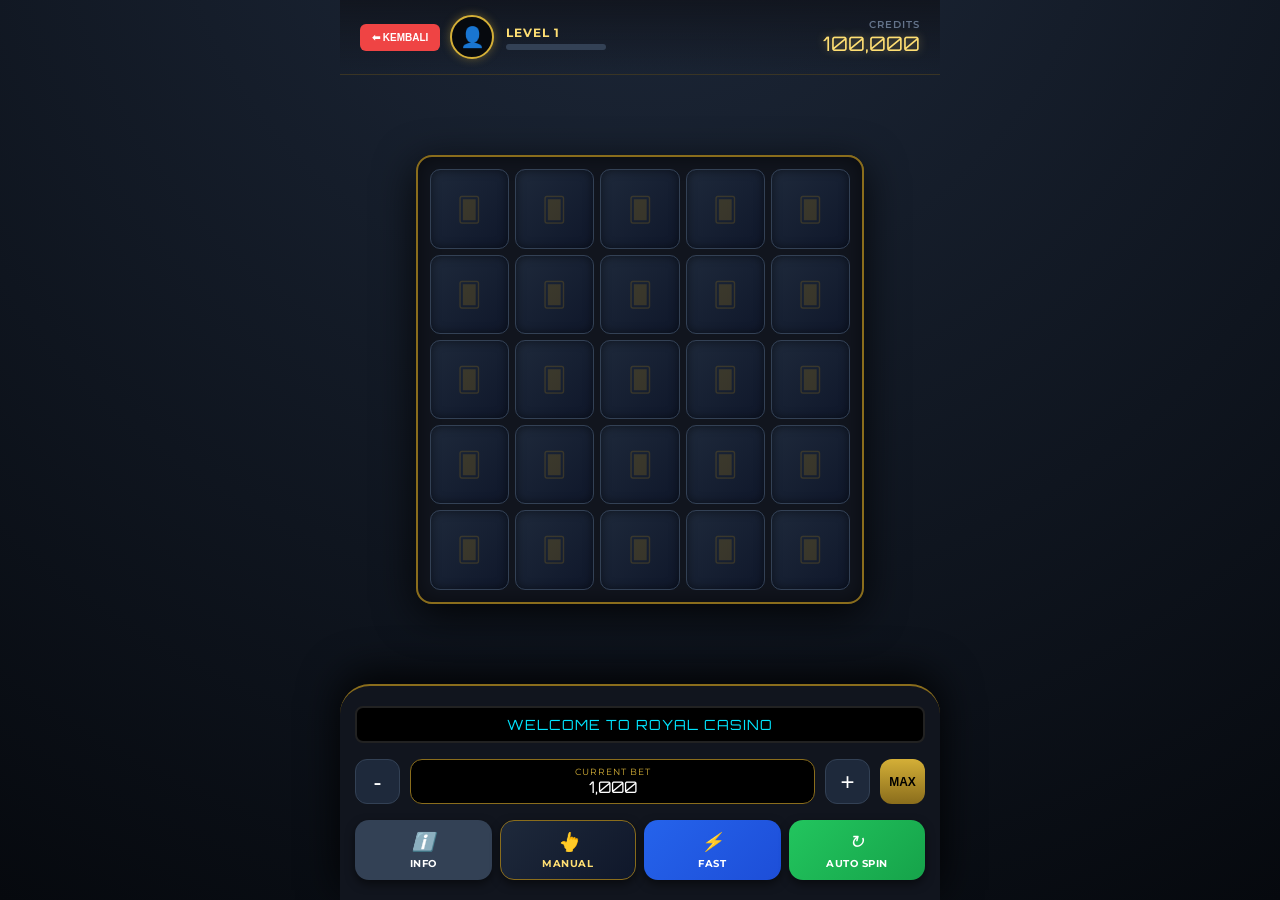
<file: flip.html>
<!DOCTYPE html>
<html lang="id">
<head>
<meta charset="UTF-8">
<meta name="viewport" content="width=device-width, initial-scale=1.0, maximum-scale=1.0, user-scalable=no">
<title>Royal Casino: Fruit Flip 🎰</title>
<link href="https://fonts.googleapis.com/css2?family=Cinzel:wght@600;800&family=Montserrat:wght@400;600;800&family=Orbitron:wght@500;700&display=swap" rel="stylesheet">
<style>
  /* =========================================
     CSS VARIABLES - TEMA KASINO PROFESIONAL
     ========================================= */
  :root {
    --bg-base: #06090e;
    --bg-panel: #11151e;
    --gold-light: #ffdf73;
    --gold-main: #d4af37;
    --gold-dark: #8a6d1c;
    --neon-blue: #00e5ff;
    --neon-pink: #ff007f;
    --text-light: #e2e8f0;
    --text-muted: #64748b;
    --danger: #ef4444;
    --success: #22c55e;
    
    --font-title: 'Cinzel', serif;
    --font-ui: 'Montserrat', sans-serif;
    --font-digital: 'Orbitron', sans-serif;
  }

  * { box-sizing: border-box; margin: 0; padding: 0; user-select: none; -webkit-tap-highlight-color: transparent; }
  
  body {
    background: radial-gradient(circle at 50% -20%, #1e293b 0%, var(--bg-base) 100%);
    color: var(--text-light); font-family: var(--font-ui);
    display: flex; flex-direction: column; align-items: center;
    min-height: 100vh; overflow: hidden; touch-action: none;
  }

  /* =========================================
     TOP BAR & LEVEL SYSTEM
     ========================================= */
  .top-bar {
    width: 100%; max-width: 600px; padding: 15px 20px;
    display: flex; justify-content: space-between; align-items: center;
    background: linear-gradient(180deg, rgba(17,21,30,0.95), transparent);
    border-bottom: 1px solid rgba(212, 175, 55, 0.2);
    z-index: 10;
  }
  
  .player-profile { display: flex; align-items: center; gap: 12px; }
  .avatar { 
    width: 44px; height: 44px; border-radius: 50%; background: var(--bg-base);
    border: 2px solid var(--gold-main); display: flex; align-items: center; justify-content: center;
    font-size: 20px; box-shadow: 0 0 10px rgba(212, 175, 55, 0.4);
  }
  .level-info { display: flex; flex-direction: column; gap: 4px; }
  .level-text { font-size: 12px; color: var(--gold-light); font-weight: 700; text-transform: uppercase; letter-spacing: 1px;}
  .exp-bar-bg { width: 100px; height: 6px; background: #334155; border-radius: 3px; overflow: hidden; }
  .exp-bar-fill { height: 100%; background: linear-gradient(90deg, var(--gold-dark), var(--gold-light)); width: 0%; transition: width 0.3s ease; }

  .balance-display { text-align: right; }
  .balance-title { font-size: 10px; color: var(--text-muted); font-weight: 600; letter-spacing: 1px; }
  .balance-amount { font-family: var(--font-digital); font-size: 20px; color: var(--gold-light); text-shadow: 0 0 10px rgba(255, 223, 115, 0.4); }

  /* =========================================
     MAIN GAME BOARD (SLOT MACHINE)
     ========================================= */
  .machine-container {
    flex: 1; width: 100%; display: flex; align-items: center; justify-content: center; padding: 10px;
  }
  
  .slot-frame {
    background: var(--bg-panel); padding: 12px; border-radius: 16px;
    border: 2px solid var(--gold-dark); box-shadow: 0 10px 40px rgba(0,0,0,0.8), inset 0 0 20px rgba(0,0,0,0.5);
    position: relative;
  }
  .slot-frame::before {
    content: ''; position: absolute; top: -2px; left: -2px; right: -2px; bottom: -2px;
    border-radius: 16px; background: linear-gradient(45deg, var(--gold-dark), transparent, var(--gold-main));
    z-index: -1; opacity: 0.5;
  }

  .grid-5x5 { display: grid; grid-template-columns: repeat(5, 1fr); gap: 6px; width: 95vw; max-width: 420px; }
  
  .card {
    aspect-ratio: 1/1; position: relative; transform-style: preserve-3d; 
    transition: transform 0.5s cubic-bezier(0.175, 0.885, 0.32, 1.275); cursor: pointer;
  }
  .card.flipped { transform: rotateY(180deg); }
  
  .card-face {
    position: absolute; inset: 0; backface-visibility: hidden; border-radius: 10px;
    display: flex; align-items: center; justify-content: center; font-size: clamp(1.8rem, 7vw, 2.8rem);
  }
  .card-back {
    background: linear-gradient(135deg, #1e293b, #0f172a); border: 1px solid #334155;
    box-shadow: inset 0 0 10px rgba(0,0,0,0.5);
  }
  .card-back::after { content: '🂠'; color: var(--gold-dark); opacity: 0.3; font-size: 1.5rem; }
  
  .card-front {
    background: linear-gradient(135deg, #f8fafc, #e2e8f0); border: 1px solid var(--gold-main);
    transform: rotateY(180deg); box-shadow: 0 4px 10px rgba(0,0,0,0.4);
  }

  /* Animasi Menang & Redup */
  .grid-5x5.has-win .card:not(.win) .card-front { filter: brightness(0.4) grayscale(0.5); }
  .card.win .card-front {
    background: #fff; border-color: var(--neon-pink);
    box-shadow: 0 0 20px rgba(255, 0, 127, 0.6), inset 0 0 10px rgba(255, 0, 127, 0.2);
    animation: winPulse 0.8s infinite alternate; z-index: 10;
  }
  @keyframes winPulse { 0% { transform: rotateY(180deg) scale(1); } 100% { transform: rotateY(180deg) scale(1.1); } }

  /* =========================================
     CONTROL CONSOLE
     ========================================= */
  .control-console {
    width: 100%; max-width: 600px; background: var(--bg-panel);
    border-top: 2px solid var(--gold-dark); padding: 20px 15px;
    border-radius: 30px 30px 0 0; box-shadow: 0 -10px 40px rgba(0,0,0,0.9);
    display: flex; flex-direction: column; gap: 16px;
  }

  /* Digital Info Banner */
  .info-banner {
    background: #000; border: 2px solid #222; border-radius: 8px;
    padding: 8px; text-align: center; box-shadow: inset 0 0 15px rgba(0,0,0,0.8);
  }
  .info-text { font-family: var(--font-digital); font-size: 14px; color: var(--neon-blue); letter-spacing: 1px; }
  .info-text.win-alert { color: var(--gold-light); font-size: 16px; font-weight: bold; animation: flash 0.5s infinite alternate; }
  @keyframes flash { from { text-shadow: 0 0 5px var(--gold-main); } to { text-shadow: 0 0 20px var(--gold-light); } }

  /* Bet Adjuster */
  .bet-row { display: flex; align-items: center; justify-content: space-between; gap: 10px; }
  .bet-btn-ctrl {
    background: #1e293b; border: 1px solid #334155; color: #fff;
    width: 45px; height: 45px; border-radius: 12px; font-size: 24px; font-weight: 300;
    display: flex; align-items: center; justify-content: center; cursor: pointer; transition: 0.2s;
  }
  .bet-btn-ctrl:active { transform: scale(0.9); background: var(--gold-dark); }
  .bet-display-box {
    flex: 1; background: #000; height: 45px; border-radius: 12px; border: 1px solid var(--gold-dark);
    display: flex; flex-direction: column; align-items: center; justify-content: center;
  }
  .bet-display-label { font-size: 9px; color: var(--gold-main); letter-spacing: 1px; }
  .bet-display-val { font-family: var(--font-digital); font-size: 16px; color: #fff; }
  .btn-max { background: linear-gradient(180deg, var(--gold-main), var(--gold-dark)); border: none; color: #000; font-weight: 800; font-size: 12px; }

  /* Action Buttons */
  .actions-row { display: grid; grid-template-columns: repeat(4, 1fr); gap: 8px; }
  .action-btn {
    display: flex; flex-direction: column; align-items: center; justify-content: center; gap: 4px;
    height: 60px; border-radius: 14px; border: none; font-family: var(--font-ui); cursor: pointer;
    text-transform: uppercase; transition: 0.2s; box-shadow: 0 4px 10px rgba(0,0,0,0.5); position: relative; overflow: hidden;
  }
  .action-btn:active { transform: translateY(3px); box-shadow: 0 1px 5px rgba(0,0,0,0.5); }
  .action-btn:disabled { filter: grayscale(1); opacity: 0.5; pointer-events: none; }
  .action-btn i { font-size: 18px; }
  .action-btn span { font-size: 10px; font-weight: 700; letter-spacing: 0.5px; }

  .btn-info { background: #334155; color: #fff; }
  .btn-manual { background: linear-gradient(135deg, #1e293b, #0f172a); color: var(--gold-light); border: 1px solid var(--gold-dark); }
  .btn-auto { background: linear-gradient(135deg, #2563eb, #1d4ed8); color: #fff; }
  
  .btn-spin-infinity { background: linear-gradient(135deg, var(--success), #16a34a); color: #fff; }
  .btn-spin-infinity.active { background: linear-gradient(135deg, var(--danger), #b91c1c); animation: pulseAlert 1s infinite alternate; }
  
  @keyframes pulseAlert { 100% { box-shadow: 0 0 20px var(--danger); } }

  /* =========================================
     OVERLAYS & MODALS
     ========================================= */
  .overlay {
    position: fixed; inset: 0; background: rgba(0,0,0,0.95); backdrop-filter: blur(5px);
    display: flex; flex-direction: column; align-items: center; justify-content: center;
    z-index: 5000; opacity: 0; pointer-events: none; transition: 0.3s; padding: 20px;
  }
  .overlay.show { opacity: 1; pointer-events: auto; }

  /* Paytable */
  .modal-panel { background: var(--bg-panel); border: 2px solid var(--gold-main); border-radius: 16px; width: 100%; max-width: 400px; padding: 24px; position: relative; }
  .modal-title { font-family: var(--font-title); color: var(--gold-light); text-align: center; margin-bottom: 20px; font-size: 1.5rem; }
  .paytable-grid { display: grid; grid-template-columns: 1fr 1fr; gap: 10px; margin-bottom: 20px; }
  .pt-item { background: #000; padding: 8px; border-radius: 8px; text-align: center; border: 1px solid #333; }
  .pt-icon { font-size: 24px; }
  .pt-val { color: var(--gold-light); font-family: var(--font-digital); font-size: 12px; margin-top: 4px; }
  .pt-info { font-size: 11px; color: var(--text-muted); line-height: 1.5; text-align: center; }
  .btn-close-modal { width: 100%; padding: 12px; background: var(--gold-main); border: none; border-radius: 8px; font-weight: 700; cursor: pointer; margin-top: 15px; }

  /* Jackpot UI */
  .jackpot-wrapper { text-align: center; transform: scale(0.5); opacity: 0; transition: 0.5s cubic-bezier(0.175, 0.885, 0.32, 1.275); }
  .overlay.show .jackpot-wrapper { transform: scale(1); opacity: 1; }
  .jp-tier { font-family: var(--font-title); font-size: clamp(3rem, 12vw, 5rem); font-weight: 800; text-transform: uppercase; line-height: 1; margin-bottom: 10px; }
  .jp-tier.super { color: #ffeb3b; text-shadow: 0 0 20px #ff9800, 0 0 40px #ff3d00; animation: jpPulse 0.5s infinite alternate; }
  .jp-tier.mega { color: #d500f9; text-shadow: 0 0 20px #aa00ff, 0 0 40px #d500f9; }
  .jp-tier.mini { color: #00e5ff; text-shadow: 0 0 20px #00b0ff, 0 0 40px #00e5ff; }
  .jp-win-amount { font-family: var(--font-digital); font-size: clamp(2rem, 8vw, 3.5rem); color: #fff; font-weight: 700; text-shadow: 0 4px 10px rgba(0,0,0,0.8); }
  
  @keyframes jpPulse { 100% { transform: scale(1.05); } }

  /* Zonk UI */
  .zonk-icon { font-size: 5rem; animation: bombShake 0.4s infinite; }
  .zonk-title { color: var(--danger); font-family: var(--font-title); font-size: 2.5rem; text-shadow: 0 0 20px red; margin: 10px 0; }
  .zonk-loss { font-family: var(--font-digital); font-size: 2rem; color: #fff; }
  @keyframes bombShake { 0%,100%{transform:rotate(0deg);} 25%{transform:rotate(-10deg);} 75%{transform:rotate(10deg);} }

  canvas { position: fixed; inset: 0; pointer-events: none; z-index: 9999; }
</style>
</head>
<body>

  <canvas id="confettiCanvas"></canvas>

  <!-- TOP BAR: PROFILE, BALANCE & EXIT -->
  <header class="top-bar">
    <button onclick="saveAndExit()" id="btnExit" style="background: var(--danger); color: white; border: none; padding: 8px 12px; border-radius: 6px; font-weight: bold; cursor: pointer; font-size: 10px;">⬅ KEMBALI</button>
    
    <div class="player-profile" style="margin-left: 10px;">
      <div class="avatar">👤</div>
      <div class="level-info">
        <div class="level-text" id="levelDisplay">LEVEL 1</div>
        <div class="exp-bar-bg"><div class="exp-bar-fill" id="expFill"></div></div>
      </div>
    </div>
    
    <div class="balance-display" style="flex: 1; text-align: right;">
      <div class="balance-title">CREDITS</div>
      <div class="balance-amount" id="balanceDisplay">0</div>
    </div>
  </header>

  <!-- MAIN GAME BOARD -->
  <main class="machine-container">
    <div class="slot-frame">
      <div class="grid-5x5" id="board"></div>
    </div>
  </main>

  <!-- BOTTOM CONTROL CONSOLE -->
  <footer class="control-console">
    <!-- Digital Information Board -->
    <div class="info-banner">
      <div class="info-text" id="infoText">WELCOME TO ROYAL CASINO</div>
    </div>

    <!-- Bet Controls -->
    <div class="bet-row">
      <button class="bet-btn-ctrl" onclick="gameUI.changeBet(-1)">-</button>
      <div class="bet-display-box">
        <span class="bet-display-label">CURRENT BET</span>
        <span class="bet-display-val" id="betDisplay">0</span>
      </div>
      <button class="bet-btn-ctrl" onclick="gameUI.changeBet(1)">+</button>
      <button class="bet-btn-ctrl btn-max" onclick="gameUI.maxBet()">MAX</button>
    </div>

    <!-- Action Buttons -->
    <div class="actions-row">
      <button class="action-btn btn-info" onclick="gameUI.showPaytable()">
        <i>ℹ️</i><span>INFO</span>
      </button>
      <button class="action-btn btn-manual" id="btnManual" onclick="gameEngine.startSpin('manual')">
        <i>👆</i><span>MANUAL</span>
      </button>
      <button class="action-btn btn-auto" id="btnAutoFast" onclick="gameEngine.startSpin('fast')">
        <i>⚡</i><span>FAST</span>
      </button>
      <button class="action-btn btn-spin-infinity" id="btnAutoLoop" onclick="gameEngine.toggleAutoSpin()">
        <i id="loopIcon">↻</i><span id="loopText">AUTO SPIN</span>
      </button>
    </div>
  </footer>

  <!-- MODAL: PAYTABLE -->
  <div class="overlay" id="paytableModal" onclick="this.classList.remove('show')">
    <div class="modal-panel" onclick="event.stopPropagation()">
      <h2 class="modal-title">PAYTABLE</h2>
      <div class="paytable-grid" id="paytableGrid">
        <!-- Diisi via JS sesuai CONFIG -->
      </div>
      <div class="pt-info">
        <b>Match 3+ on any line (Horz, Vert, Diag)</b><br>
        Diagonal pays x0.5. <br>
        Lose 4x in a row? Watch out for the Zonk Bomb! 💣
      </div>
      <button class="btn-close-modal" onclick="document.getElementById('paytableModal').classList.remove('show')">CLOSE</button>
    </div>
  </div>

  <!-- MODAL: JACKPOT -->
  <div class="overlay" id="jackpotModal" onclick="gameUI.closeJackpot()">
    <div class="jackpot-wrapper">
      <div class="jp-tier" id="jpTitle">SUPER</div>
      <div class="jp-win-amount" id="jpAmount">0</div>
      <div style="color:#aaa; font-size:12px; margin-top:20px;">Tap anywhere to continue</div>
    </div>
  </div>

  <!-- MODAL: ZONK BOMB -->
  <div class="overlay" id="zonkModal" onclick="gameUI.closeZonk()">
    <div class="jackpot-wrapper">
      <div class="zonk-icon">💣</div>
      <div class="zonk-title">ZONK BOMB</div>
      <div class="zonk-loss" id="zonkAmount">- 0</div>
      <div style="color:#aaa; font-size:12px; margin-top:20px;">Your balance took a hit!</div>
    </div>
  </div>

<script src="api.js"></script>
<script>
/**
 * ==============================================================
 * 0. AUTHENTICATION & DATA BINDING
 * ==============================================================
 */
const userJson = localStorage.getItem('currentUser');
if (!userJson) {
  window.location.href = 'auth.html';
}
const currentUser = JSON.parse(userJson);

async function saveAndExit() {
  const btn = document.getElementById('btnExit');
  btn.disabled = true;
  btn.textContent = "SAVING...";
  
  await api.saveProgress(currentUser.username, gameState.balance, gameState.level, gameState.currentExp);
  
  window.location.href = 'index.html';
}

/**
 * ==============================================================
 * 1. GAME CONFIGURATION (PENGATURAN TERPUSAT)
 * ==============================================================
 */
const CONFIG = {
  initialBalance: 100000,
  betSteps: [100, 500, 1000, 2500, 5000, 10000, 25000, 50000, 100000],
  
  symbols: [
    { id: 'cherry', icon: '🍒', multiplier: 1, weight: 60 },
    { id: 'lemon',  icon: '🍋', multiplier: 2, weight: 40 },
    { id: 'melon',  icon: '🍉', multiplier: 4, weight: 25 },
    { id: 'grape',  icon: '🍇', multiplier: 8, weight: 12 },
    { id: 'star',   icon: '⭐', multiplier: 20, weight: 5 },
    { id: 'crown',  icon: '👑', multiplier: 50, weight: 1 } 
  ],

  mechanics: {
    pityChance: 0.15,            
    zonkTriggerStreak: 4,        
    zonkChance: 0.25,            
    zonkPenaltyMinPct: 0.001,    
    zonkPenaltyMaxPct: 0.01      
  },

  leveling: {
    expPerBetRatio: 0.01,        
    baseExpForLevel2: 100,       
    expMultiplierPerLevel: 1.5   
  },

  timings: {
    autoNormalDelay: 120, 
    autoFastDelay: 30,    
    revealPause: 500,     
    autoSpinPause: 1000   
  }
};

/**
 * ==============================================================
 * 2. GAME STATE & CORE LOGIC
 * ==============================================================
 */
// Hitung nilai awal exp yang dibutuhkan berdasarkan level saat ini
const calcExpNeeded = (level) => {
  return Math.floor(CONFIG.leveling.baseExpForLevel2 * Math.pow(CONFIG.leveling.expMultiplierPerLevel, level - 1));
};

const gameState = {
  balance: currentUser.balance !== undefined ? currentUser.balance : CONFIG.initialBalance,
  currentBet: CONFIG.betSteps[2],
  lossStreak: 0,
  
  level: currentUser.level || 1,
  currentExp: currentUser.exp || 0,
  expNeeded: calcExpNeeded(currentUser.level || 1),

  gridData: [], 
  cardsFlipped: 0,
  canFlipManual: false,
  isSpinning: false,
  isAutoLoop: false,
  autoCloseTimer: null
};

const PAYLINES = [
  { line: [0,1,2,3,4], type: 'H' }, { line: [5,6,7,8,9], type: 'H' },
  { line: [10,11,12,13,14], type: 'H' }, { line: [15,16,17,18,19], type: 'H' },
  { line: [20,21,22,23,24], type: 'H' },
  { line: [0,5,10,15,20], type: 'V' }, { line: [1,6,11,16,21], type: 'V' },
  { line: [2,7,12,17,22], type: 'V' }, { line: [3,8,13,18,23], type: 'V' },
  { line: [4,9,14,19,24], type: 'V' },
  { line: [0,6,12,18,24], type: 'D' }, { line: [4,8,12,16,20], type: 'D' }
];

/**
 * ==============================================================
 * 3. UI CONTROLLER (Mengatur Tampilan)
 * ==============================================================
 */
const gameUI = {
  elements: {
    board: document.getElementById('board'),
    balance: document.getElementById('balanceDisplay'),
    bet: document.getElementById('betDisplay'),
    info: document.getElementById('infoText'),
    level: document.getElementById('levelDisplay'),
    expFill: document.getElementById('expFill'),
    btnManual: document.getElementById('btnManual'),
    btnFast: document.getElementById('btnAutoFast'),
    btnLoop: document.getElementById('btnAutoLoop'),
    paytableGrid: document.getElementById('paytableGrid'),
    ctrlBtns: document.querySelectorAll('.bet-btn-ctrl, .btn-info')
  },
  cardsDOM: [],

  init() {
    this.updateBalanceBet();
    this.updateLevelUI();
    this.buildBoard();
    this.buildPaytable();
  },

  updateBalanceBet() {
    this.elements.balance.textContent = gameState.balance.toLocaleString();
    this.elements.bet.textContent = gameState.currentBet.toLocaleString();
  },

  updateLevelUI() {
    this.elements.level.textContent = `LEVEL ${gameState.level}`;
    const pct = Math.min((gameState.currentExp / gameState.expNeeded) * 100, 100);
    this.elements.expFill.style.width = `${pct}%`;
  },

  setBanner(text, isWin = false) {
    this.elements.info.textContent = text;
    if (isWin) this.elements.info.classList.add('win-alert');
    else this.elements.info.classList.remove('win-alert');
  },

  buildBoard() {
    this.elements.board.innerHTML = '';
    this.cardsDOM = [];
    for (let i = 0; i < 25; i++) {
      const c = document.createElement('div');
      c.className = 'card'; c.dataset.index = i;
      c.innerHTML = `<div class="card-face card-back"></div><div class="card-face card-front"></div>`;
      
      c.addEventListener('mouseenter', () => gameEngine.manualFlip(i));
      c.addEventListener('mousedown', () => gameEngine.manualFlip(i));
      
      this.elements.board.appendChild(c);
      this.cardsDOM.push(c);
    }

    this.elements.board.addEventListener('touchmove', (e) => {
      if(!gameState.canFlipManual) return;
      e.preventDefault();
      const touch = e.touches[0];
      const elem = document.elementFromPoint(touch.clientX, touch.clientY);
      if (elem && elem.closest('.card')) { gameEngine.manualFlip(elem.closest('.card').dataset.index); }
    }, { passive: false });
  },

  buildPaytable() {
    this.elements.paytableGrid.innerHTML = CONFIG.symbols.map(s => `
      <div class="pt-item">
        <div class="pt-icon">${s.icon}</div>
        <div class="pt-val">x${s.multiplier}</div>
      </div>
    `).join('');
  },

  changeBet(dir) {
    if (gameState.isSpinning) return;
    let idx = CONFIG.betSteps.indexOf(gameState.currentBet);
    if (idx === -1) idx = 0;
    idx += dir;
    if (idx >= 0 && idx < CONFIG.betSteps.length) { 
      gameState.currentBet = CONFIG.betSteps[idx]; 
      this.updateBalanceBet(); 
    }
  },

  maxBet() {
    if (gameState.isSpinning) return;
    gameState.currentBet = CONFIG.betSteps[CONFIG.betSteps.length - 1]; 
    this.updateBalanceBet();
  },

  showPaytable() { document.getElementById('paytableModal').classList.add('show'); },

  lockControls(locked) {
    gameState.isSpinning = locked;
    this.elements.btnManual.disabled = locked;
    this.elements.btnFast.disabled = locked;
    this.elements.ctrlBtns.forEach(b => b.disabled = locked);
    
    if (!gameState.isAutoLoop) this.elements.btnLoop.disabled = locked;
  },

  updateAutoLoopBtn() {
    const icon = document.getElementById('loopIcon');
    const text = document.getElementById('loopText');
    if (gameState.isAutoLoop) {
      this.elements.btnLoop.classList.add('active');
      icon.style.animation = "spinLogo 1s linear infinite";
      text.textContent = 'STOP AUTO';
    } else {
      this.elements.btnLoop.classList.remove('active');
      icon.style.animation = "none";
      text.textContent = 'AUTO SPIN';
    }
  },

  resetBoardVisuals() {
    this.elements.board.classList.remove('has-win');
    this.cardsDOM.forEach(c => c.classList.remove('flipped', 'win'));
  },

  showJackpot(type, amount, cssClass) {
    const modal = document.getElementById('jackpotModal');
    document.getElementById('jpTitle').className = `jp-tier ${cssClass}`;
    document.getElementById('jpTitle').textContent = type;
    modal.classList.add('show');
    
    const amtEl = document.getElementById('jpAmount');
    let startTimestamp = null;
    const step = (timestamp) => {
      if (!startTimestamp) startTimestamp = timestamp;
      const progress = Math.min((timestamp - startTimestamp) / 1500, 1);
      const ease = 1 - Math.pow(1 - progress, 3);
      amtEl.textContent = "+ " + Math.floor(ease * amount).toLocaleString();
      if (progress < 1) window.requestAnimationFrame(step);
    };
    window.requestAnimationFrame(step);

    confettiEngine.start(40, 400); 

    if (gameState.isAutoLoop) {
      gameState.autoCloseTimer = setTimeout(() => this.closeJackpot(), 3500);
    }
  },

  closeJackpot() {
    clearTimeout(gameState.autoCloseTimer);
    document.getElementById('jackpotModal').classList.remove('show');
    confettiEngine.stop();
    
    if (gameState.isAutoLoop) setTimeout(() => gameEngine.startSpin('loop'), CONFIG.timings.autoSpinPause);
    else this.lockControls(false);
  },

  showZonk(amount) {
    const modal = document.getElementById('zonkModal');
    document.getElementById('zonkAmount').textContent = `- ${amount.toLocaleString()}`;
    modal.classList.add('show');
    
    if (gameState.isAutoLoop) {
      gameState.autoCloseTimer = setTimeout(() => this.closeZonk(), 2500);
    }
  },

  closeZonk() {
    clearTimeout(gameState.autoCloseTimer);
    document.getElementById('zonkModal').classList.remove('show');
    
    if (gameState.isAutoLoop) setTimeout(() => gameEngine.startSpin('loop'), CONFIG.timings.autoSpinPause);
    else this.lockControls(false);
  }
};

/**
 * ==============================================================
 * 4. GAME ENGINE (Logika Inti Permainan)
 * ==============================================================
 */
const gameEngine = {
  getRandomSymbol() {
    const totalW = CONFIG.symbols.reduce((s, sym) => s + sym.weight, 0);
    let r = Math.random() * totalW;
    for (let sym of CONFIG.symbols) { if (r < sym.weight) return sym; r -= sym.weight; }
    return CONFIG.symbols[0];
  },

  generateGrid() {
    let grid = new Array(25).fill(null);
    let forceWin = (Math.random() < CONFIG.mechanics.pityChance);
    
    if (forceWin) {
      let tLine = PAYLINES[Math.floor(Math.random() * PAYLINES.length)];
      let sym = this.getRandomSymbol();
      let matchCount = Math.random() > 0.85 ? 5 : (Math.random() > 0.5 ? 4 : 3);
      let startIdx = Math.floor(Math.random() * (6 - matchCount));
      for(let i=0; i<matchCount; i++) { grid[tLine.line[startIdx + i]] = sym; }
    }
    
    for (let i = 0; i < 25; i++) { if (!grid[i]) grid[i] = this.getRandomSymbol(); }
    return grid;
  },

  addExp() {
    let expGained = Math.floor(gameState.currentBet * CONFIG.leveling.expPerBetRatio);
    gameState.currentExp += expGained;
    if (gameState.currentExp >= gameState.expNeeded) {
      gameState.level++;
      gameState.currentExp -= gameState.expNeeded;
      gameState.expNeeded = Math.floor(gameState.expNeeded * CONFIG.leveling.expMultiplierPerLevel);
    }
    gameUI.updateLevelUI();
  },

  toggleAutoSpin() {
    if (gameState.isAutoLoop) {
      gameState.isAutoLoop = false;
      gameUI.updateAutoLoopBtn();
      gameUI.setBanner("STOPPING AFTER SPIN...");
    } else {
      if (gameState.currentBet > gameState.balance) { 
        gameUI.setBanner("INSUFFICIENT BALANCE!", true); return; 
      }
      gameState.isAutoLoop = true;
      gameUI.updateAutoLoopBtn();
      this.startSpin('loop');
    }
  },

  async startSpin(mode) {
    if (gameState.currentBet > gameState.balance && !gameState.isAutoLoop) { 
      gameUI.setBanner("INSUFFICIENT BALANCE!", true); return; 
    }
    if (gameState.currentBet > gameState.balance && gameState.isAutoLoop) {
      gameState.isAutoLoop = false; gameUI.updateAutoLoopBtn();
      gameUI.setBanner("AUTO STOPPED: NO BALANCE", true);
      gameUI.lockControls(false); return;
    }

    gameUI.lockControls(true);
    gameState.balance -= gameState.currentBet; 
    this.addExp();
    gameUI.updateBalanceBet();
    
    gameUI.setBanner(gameState.isAutoLoop ? "AUTO SPINNING..." : "GOOD LUCK!");
    gameUI.resetBoardVisuals();

    await new Promise(r => setTimeout(r, 250));

    gameState.gridData = this.generateGrid();
    gameUI.cardsDOM.forEach((c, i) => c.querySelector('.card-front').textContent = gameState.gridData[i].icon);
    
    gameState.cardsFlipped = 0;

    if (mode === 'manual') {
      gameState.canFlipManual = true;
      gameUI.setBanner("SWIPE OR TAP TO REVEAL!");
    } else {
      let delay = (mode === 'fast' || mode === 'loop') ? CONFIG.timings.autoFastDelay : CONFIG.timings.autoNormalDelay;
      for(let i=0; i<25; i++) { 
        await new Promise(r => setTimeout(r, delay)); 
        this.autoFlipCard(i); 
      }
    }
  },

  manualFlip(idx) {
    if (!gameState.canFlipManual || gameUI.cardsDOM[idx].classList.contains('flipped')) return;
    gameUI.cardsDOM[idx].classList.add('flipped'); 
    gameState.cardsFlipped++;
    if (gameState.cardsFlipped === 25) { 
      gameState.canFlipManual = false; 
      setTimeout(() => this.evaluateWin(), CONFIG.timings.revealPause); 
    }
  },

  autoFlipCard(idx) {
    gameUI.cardsDOM[idx].classList.add('flipped'); 
    gameState.cardsFlipped++;
    if (gameState.cardsFlipped === 25) { 
      setTimeout(() => this.evaluateWin(), CONFIG.timings.revealPause); 
    }
  },

  evaluateWin() {
    let totalWin = 0;
    let winningIndices = new Set();

    PAYLINES.forEach(pl => {
      let maxSeq = 1; let currentSeq = 1; 
      let bestSym = gameState.gridData[pl.line[0]]; 
      let currSym = gameState.gridData[pl.line[0]];
      let bestIndices = [pl.line[0]]; let currIndices = [pl.line[0]];

      for(let i=1; i<5; i++) {
        if(gameState.gridData[pl.line[i]].id === currSym.id) {
          currentSeq++; currIndices.push(pl.line[i]);
        } else {
          if(currentSeq > maxSeq) { maxSeq = currentSeq; bestSym = currSym; bestIndices = [...currIndices]; }
          currSym = gameState.gridData[pl.line[i]]; currentSeq = 1; currIndices = [pl.line[i]];
        }
      }
      if(currentSeq > maxSeq) { maxSeq = currentSeq; bestSym = currSym; bestIndices = [...currIndices]; }

      if (maxSeq >= 3) {
        let lengthMult = maxSeq === 5 ? 10 : (maxSeq === 4 ? 3 : 1);
        let diagPenalty = pl.type === 'D' ? 0.5 : 1;
        let lineWin = Math.floor(gameState.currentBet * bestSym.multiplier * lengthMult * diagPenalty);
        
        totalWin += lineWin;
        bestIndices.forEach(idx => winningIndices.add(idx));
      }
    });

    if (totalWin > 0) {
      this.handleWin(totalWin, winningIndices);
    } else {
      this.handleLoss();
    }
  },

  handleWin(amount, winningIndices) {
    gameState.lossStreak = 0;
    gameState.balance += amount; 
    gameUI.updateBalanceBet();
    
    gameUI.elements.board.classList.add('has-win');
    winningIndices.forEach(idx => gameUI.cardsDOM[idx].classList.add('win'));
    
    let ratio = amount / gameState.currentBet;
    
    if (ratio >= 100) gameUI.showJackpot('SUPER', amount, 'super');
    else if (ratio >= 50) gameUI.showJackpot('MEGA', amount, 'mega');
    else if (ratio >= 20) gameUI.showJackpot('MINI', amount, 'mini');
    else {
      gameUI.setBanner(`WIN: +${amount.toLocaleString()}!`, true);
      confettiEngine.burst(50);
      
      if (gameState.isAutoLoop) setTimeout(() => this.startSpin('loop'), CONFIG.timings.autoSpinPause);
      else gameUI.lockControls(false);
    }
  },

  handleLoss() {
    gameState.lossStreak++;
    gameUI.setBanner("NO WIN. TRY AGAIN.");
    
    if (gameState.lossStreak >= CONFIG.mechanics.zonkTriggerStreak && Math.random() < CONFIG.mechanics.zonkChance) {
      setTimeout(() => this.triggerZonk(), 500);
    } else {
      if (gameState.isAutoLoop) setTimeout(() => this.startSpin('loop'), CONFIG.timings.autoSpinPause - 200);
      else gameUI.lockControls(false);
    }
  },

  triggerZonk() {
    let pMin = CONFIG.mechanics.zonkPenaltyMinPct;
    let pMax = CONFIG.mechanics.zonkPenaltyMaxPct;
    let penaltyPct = (Math.random() * (pMax - pMin)) + pMin;
    let penalty = Math.floor(gameState.balance * penaltyPct);
    if (penalty < 100) penalty = 100;
    
    gameState.balance -= penalty; 
    if(gameState.balance < 0) gameState.balance = 0;
    
    gameUI.updateBalanceBet();
    gameState.lossStreak = 0; 
    
    gameUI.showZonk(penalty);
  }
};

/**
 * ==============================================================
 * 5. CONFETTI ENGINE (Particle System)
 * ==============================================================
 */
const confettiEngine = {
  canvas: document.getElementById('confettiCanvas'),
  ctx: null,
  particles: [],
  interval: null,
  isActive: false,
  colors: ['#d4af37', '#ffdf73', '#00e5ff', '#ff007f', '#ffffff'],

  init() {
    this.ctx = this.canvas.getContext('2d');
    this.resize();
    window.addEventListener('resize', () => this.resize());
    this.run();
  },
  resize() {
    this.canvas.width = window.innerWidth;
    this.canvas.height = window.innerHeight;
  },
  spawn(count) {
    for(let i=0; i<count; i++) {
      this.particles.push({
        x: this.canvas.width / 2, y: this.canvas.height / 2,
        vx: (Math.random()-0.5) * 35, vy: (Math.random()-1) * 35,
        size: Math.random()*12 + 6, color: this.colors[Math.floor(Math.random()*this.colors.length)],
        rot: Math.random()*360, rotSpd: (Math.random()-0.5)*20, life: 1
      });
    }
  },
  burst(count) {
    this.spawn(count);
  },
  start(count, ms) {
    this.spawn(count);
    this.interval = setInterval(() => this.spawn(count), ms);
  },
  stop() {
    clearInterval(this.interval);
  },
  run() {
    if(this.particles.length > 0) {
      this.ctx.clearRect(0,0, this.canvas.width, this.canvas.height);
      this.particles.forEach((p, i) => {
        p.vy += 0.8; p.x += p.vx; p.y += p.vy; p.rot += p.rotSpd; p.life -= 0.015;
        this.ctx.save(); this.ctx.translate(p.x, p.y); this.ctx.rotate(p.rot*Math.PI/180);
        this.ctx.fillStyle = p.color; this.ctx.globalAlpha = Math.max(p.life, 0);
        this.ctx.fillRect(-p.size/2, -p.size/2, p.size, p.size); this.ctx.restore();
        if(p.y > this.canvas.height || p.life <= 0) this.particles.splice(i, 1);
      });
    } else {
      this.ctx.clearRect(0,0, this.canvas.width, this.canvas.height);
    }
    requestAnimationFrame(() => this.run());
  }
};

// Initialize Application
confettiEngine.init();
gameUI.init();

</script>
</body>
</html>
</file>
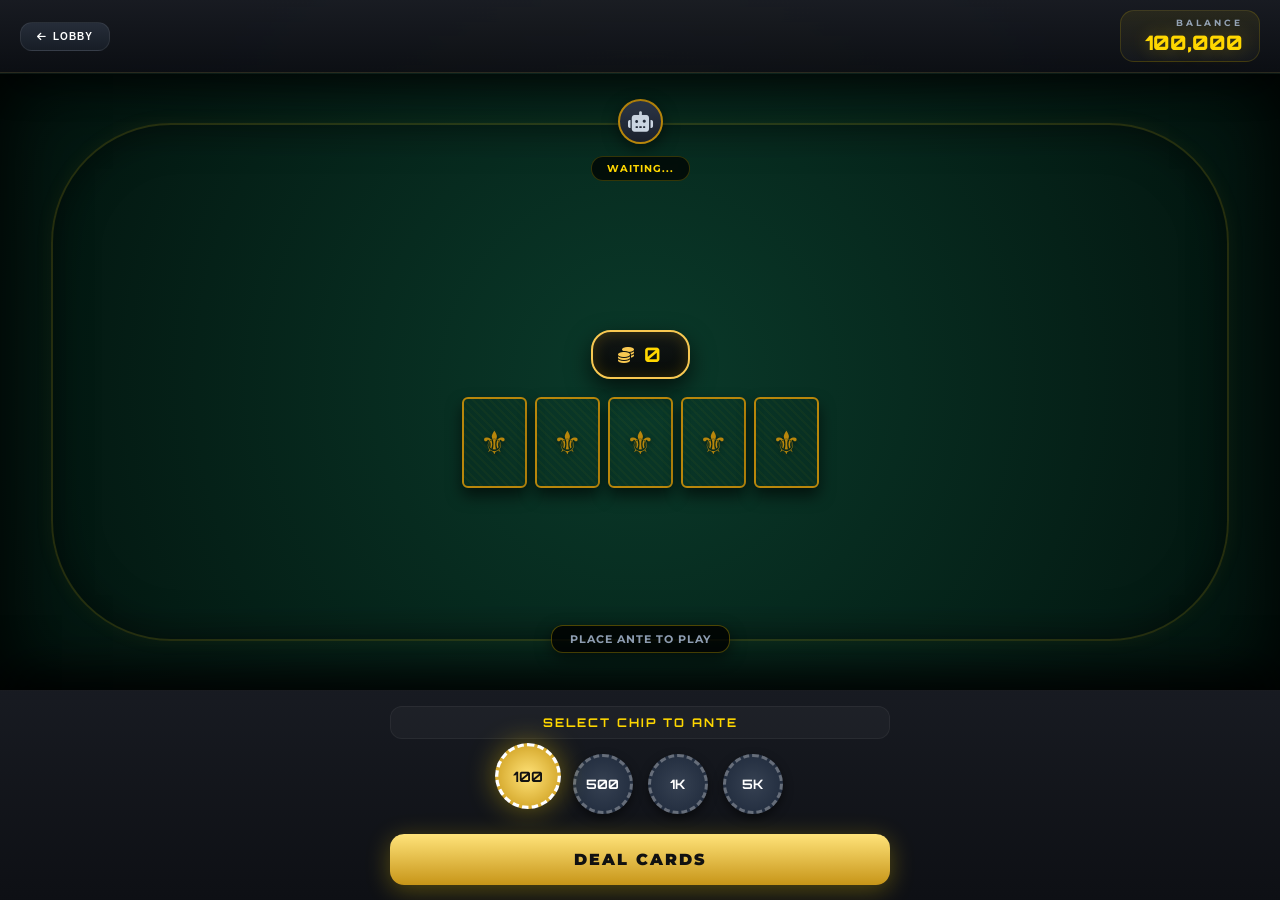
<file: poker.html>
<!DOCTYPE html>
<html lang="id">
<head>
<meta charset="UTF-8">
<meta name="viewport" content="width=device-width, initial-scale=1.0, maximum-scale=1.0, user-scalable=no, viewport-fit=cover">
<title>Texas Hold'em Pro - Royal VIP Casino</title>
<link href="https://fonts.googleapis.com/css2?family=Cinzel:wght@600;700;800&family=Montserrat:wght@400;600;700;800&family=Orbitron:wght@500;700;900&display=swap" rel="stylesheet">
<link rel="stylesheet" href="https://cdnjs.cloudflare.com/ajax/libs/font-awesome/6.4.0/css/all.min.css">
<style>
  /* =========================================
     CSS VARIABLES - TEMA KASINO VIP PREMIUM
     ========================================= */
  :root {
    --bg-base: #040404;
    --bg-panel: #161b22;
    --bg-glass: rgba(20, 24, 30, 0.85);
    
    --gold-light: #FFD700;
    --gold-main: #F8C851;
    --gold-dark: #B8860B;
    --gold-glow: 0 0 20px rgba(255, 215, 0, 0.3);
    
    --text-light: #E8EDF5;
    --text-muted: #93A3B8;
    
    --danger: #D92D43;
    --danger-dark: #8E1024;
    --success: #1FC66A;
    --success-dark: #0B8E46;
    --info: #3b82f6;
    
    /* Premium Poker Table Gradient */
    --poker-table: radial-gradient(circle at 50% 50%, #0a3a2a 0%, #02120d 100%);
    
    --font-title: 'Cinzel', serif;
    --font-ui: 'Montserrat', sans-serif;
    --font-digital: 'Orbitron', sans-serif;
  }

  * { box-sizing: border-box; margin: 0; padding: 0; -webkit-tap-highlight-color: transparent; user-select: none; }

  body {
    background: radial-gradient(circle at top, #1f2430 0%, #090b10 40%, var(--bg-base) 100%);
    color: var(--text-light);
    font-family: var(--font-ui); 
    height: 100dvh;
    display: flex; flex-direction: column; overflow: hidden;
  }

  /* =========================================
     AMBIENT EFFECTS (Background)
     ========================================= */
  .background-noise {
    position: fixed; inset: 0; opacity: 0.05;
    background-image: radial-gradient(#ffffff 1px, transparent 1px);
    background-size: 5px 5px; pointer-events: none; z-index: 1;
  }
  .ambient-light {
    position: fixed; width: 900px; height: 900px; left: 50%; top: -450px;
    transform: translateX(-50%); background: radial-gradient(circle, rgba(255,215,0,0.12), transparent 70%);
    filter: blur(40px); animation: ambientMove 10s ease-in-out infinite; pointer-events: none; z-index: 0;
  }
  @keyframes ambientMove { 0%, 100% { transform: translateX(-50%) scale(1); } 50% { transform: translateX(-50%) scale(1.2); } }
  canvas.confetti { position: fixed; inset: 0; pointer-events: none; z-index: 9999; }

  /* =========================================
     TOP BAR (PREMIUM GLASS)
     ========================================= */
  .top-bar {
    background: linear-gradient(180deg, rgba(25,28,35,0.96), rgba(12,15,20,0.94));
    backdrop-filter: blur(18px); -webkit-backdrop-filter: blur(18px);
    border-bottom: 1px solid rgba(255, 215, 0, 0.08);
    padding: calc(10px + env(safe-area-inset-top)) 20px 10px;
    display: flex; justify-content: space-between; align-items: center; z-index: 100;
    box-shadow: 0 10px 35px rgba(0, 0, 0, 0.45);
  }
  
  .btn-back { 
    background: linear-gradient(180deg, #262d39, #171d26); border: 1px solid rgba(255,255,255,0.08); 
    color: #fff; padding: 8px 16px; border-radius: 12px; font-weight: 700; font-size: 10px; 
    cursor: pointer; text-transform: uppercase; transition: 0.25s; letter-spacing: 1px; display: flex; align-items: center; gap: 6px;
  }
  .btn-back:hover, .btn-back:active { 
    border-color: var(--gold-light); box-shadow: 0 0 20px rgba(255,215,0,0.2); transform: translateY(-2px);
  }
  
  .balance-display { 
    background: linear-gradient(180deg, rgba(255,215,0,0.08), rgba(255,255,255,0.03));
    border: 1px solid rgba(255,215,0,0.15); padding: 6px 16px; border-radius: 14px;
    text-align: right; display: flex; flex-direction: column; align-items: flex-end; min-width: 140px;
  }
  .balance-title { font-size: 9px; color: var(--text-muted); font-weight: 700; letter-spacing: 3px; margin-bottom: 2px;}
  .balance-amount { font-family: var(--font-digital); font-size: 20px; color: var(--gold-light); text-shadow: var(--gold-glow); font-weight: 900;}

  /* =========================================
     POKER TABLE AREA (MEJA VIP)
     ========================================= */
  .table-area {
    flex: 1; background: var(--poker-table); position: relative; z-index: 5;
    display: flex; flex-direction: column; justify-content: space-between; padding: 25px 10px;
    box-shadow: inset 0 0 80px rgba(0,0,0,0.95);
    border-top: 1px solid rgba(255,255,255,0.05);
  }
  .table-ring {
    position: absolute; top: 8%; bottom: 8%; left: 4%; right: 4%;
    border: 2px solid rgba(234, 179, 8, 0.15); border-radius: 120px; pointer-events: none;
    box-shadow: inset 0 0 40px rgba(0,0,0,0.5), 0 0 20px rgba(234, 179, 8, 0.05);
  }

  /* Bot Area */
  .bot-area { display: flex; flex-direction: column; align-items: center; gap: 12px; z-index: 10; }
  .bot-avatar { 
    width: 45px; height: 45px; background: linear-gradient(180deg, #2d3748, #1a202c); 
    border: 2px solid var(--gold-dark); border-radius: 50%; display: flex; align-items: center; justify-content: center; 
    font-size: 20px; box-shadow: 0 5px 15px rgba(0,0,0,0.5);
  }
  .bot-status { 
    background: rgba(0,0,0,0.7); padding: 5px 15px; border-radius: 12px; font-size: 10px; 
    color: var(--gold-light); font-weight: bold; border: 1px solid rgba(255,215,0,0.2); 
    letter-spacing: 1px; backdrop-filter: blur(5px); transition: 0.3s;
  }
  .hole-cards { display: flex; gap: -5px; justify-content: center;}
  
  /* Overlap hole cards slightly for realism */
  .hole-cards .card:nth-child(2) { margin-left: -15px; transform: rotate(5deg); }
  .hole-cards .card:nth-child(1) { transform: rotate(-5deg); z-index: 2; }

  /* Center Pot & Community Cards */
  .center-area { display: flex; flex-direction: column; align-items: center; gap: 18px; z-index: 10; margin: auto 0;}
  .pot-display {
    background: linear-gradient(180deg, rgba(20,20,20,0.9), rgba(5,5,5,0.9)); 
    border: 2px solid var(--gold-main); padding: 10px 25px; border-radius: 20px;
    font-family: var(--font-digital); font-size: 20px; font-weight: bold; color: var(--gold-light);
    box-shadow: 0 10px 25px rgba(0,0,0,0.7), inset 0 0 15px rgba(234, 179, 8, 0.2);
    display: flex; align-items: center; gap: 8px; letter-spacing: 2px;
  }
  .pot-display i { color: var(--gold-main); font-size: 16px; }
  .community-cards { display: flex; gap: 8px; justify-content: center; min-height: 80px; align-items: center;}
  
  /* Player Area */
  .player-area { display: flex; flex-direction: column; align-items: center; gap: 12px; z-index: 10;}
  .hand-eval { 
    background: rgba(0,0,0,0.8); padding: 6px 18px; border-radius: 12px; font-size: 11px; 
    color: var(--gold-light); font-weight: bold; border: 1px solid rgba(255,215,0,0.3); 
    min-height: 28px; letter-spacing: 1px; text-transform: uppercase; box-shadow: 0 5px 15px rgba(0,0,0,0.5);
  }

  /* =========================================
     PLAYING CARDS CSS (PREMIUM 3D FLIP)
     ========================================= */
  .card {
    width: clamp(50px, 13vw, 70px); aspect-ratio: 2.5/3.5;
    border-radius: 6px; perspective: 1000px; cursor: default;
    box-shadow: 0 8px 15px rgba(0,0,0,0.6); position: relative;
    transition: transform 0.2s;
  }
  .community-cards .card { width: clamp(45px, 11vw, 65px); margin: 0; transform: none !important;}
  .card-inner {
    width: 100%; height: 100%; transition: transform 0.7s cubic-bezier(0.175, 0.885, 0.32, 1.275); 
    transform-style: preserve-3d; position: relative; border-radius: 6px;
  }
  .card.flipped .card-inner { transform: rotateY(180deg); }
  
  .card-front, .card-back {
    position: absolute; width: 100%; height: 100%; backface-visibility: hidden;
    border-radius: 6px; display: flex; flex-direction: column; align-items: center; justify-content: space-between;
    border: 1px solid rgba(255,255,255,0.1);
  }
  
  /* Premium Card Back */
  .card-back {
    background: radial-gradient(circle at center, #1e293b, #0f172a);
    border: 2px solid var(--gold-dark); display: flex; align-items: center; justify-content: center;
    background-image: repeating-linear-gradient(45deg, rgba(255,215,0,0.03) 0, rgba(255,215,0,0.03) 2px, transparent 2px, transparent 6px);
  }
  .card-back::after { 
    content: '⚜'; color: var(--gold-dark); font-size: clamp(24px, 6vw, 32px); 
    text-shadow: 0 2px 5px rgba(0,0,0,0.5);
  }
  
  /* Premium Card Front */
  .card-front { background: linear-gradient(135deg, #ffffff, #f1f5f9); transform: rotateY(180deg); padding: 4px; border: 1px solid #cbd5e1;}
  .card-top, .card-bottom { width: 100%; font-weight: 900; font-family: 'Inter', sans-serif; font-size: clamp(14px, 4.5vw, 18px); line-height: 1; display: flex; flex-direction: column; align-items: center;}
  .card-bottom { transform: rotate(180deg); }
  .card-suit { font-size: clamp(12px, 4vw, 16px); margin-top: -2px;}
  .card-center { position: absolute; top: 50%; left: 50%; transform: translate(-50%, -50%); font-size: clamp(24px, 7vw, 36px); opacity: 0.15; }

  .suit-hearts, .suit-diamonds { color: #D92D43; }
  .suit-spades, .suit-clubs { color: #111; }

  /* =========================================
     CONTROL CONSOLE
     ========================================= */
  .control-console {
    background: linear-gradient(180deg, rgba(24,27,34,0.98), rgba(14,16,21,0.98));
    border-top: 1px solid rgba(255,255,255,0.05);
    padding: 15px 20px calc(15px + env(safe-area-inset-bottom));
    box-shadow: 0 -15px 40px rgba(0,0,0,0.8); z-index: 20; position: relative;
  }

  .status-banner { 
    background: rgba(255,255,255,0.03); border: 1px solid rgba(255,255,255,0.05); padding: 8px; text-align: center; border-radius: 12px; margin-bottom: 15px; 
    font-family: var(--font-digital); font-size: 12px; color: var(--gold-light); font-weight: 700; letter-spacing: 2px; max-width: 500px; margin-left: auto; margin-right: auto;
  }

  /* Bet Selection (Before Hand) - ROULETTE STYLE CHIPS */
  .setup-actions { display: flex; flex-direction: column; gap: 15px; max-width: 500px; margin: 0 auto; }
  .chip-selector { display: flex; justify-content: center; gap: 15px; margin-bottom: 5px;}
  .chip-btn {
    flex: 1; aspect-ratio: 1/1; max-width: 60px; border-radius: 50%; border: 3px dashed rgba(255,255,255,0.3); 
    background: radial-gradient(circle, #364152 0%, #1e293b 100%); color: #fff; 
    display: flex; align-items: center; justify-content: center; font-family: var(--font-digital); font-size: 13px; font-weight: bold; cursor: pointer; transition: 0.25s;
    box-shadow: 0 4px 10px rgba(0,0,0,0.5);
  }
  .chip-btn.active { 
    border-color: #fff; background: radial-gradient(circle, #ffe278, #c99817); color: #111; 
    transform: translateY(-8px) scale(1.1); box-shadow: 0 0 25px rgba(255,215,0,0.4);
  }
  
  .btn-start {
    background: linear-gradient(180deg, #ffe37a, #c79518); color: #111; border: none;
    padding: 16px; border-radius: 14px; font-family: var(--font-ui); font-weight: 900; font-size: 16px;
    cursor: pointer; box-shadow: 0 5px 25px rgba(255,215,0,0.3); text-transform: uppercase; letter-spacing: 2px; width: 100%;
    position: relative; overflow: hidden; transition: 0.2s;
  }
  .btn-start::before { 
    content: ''; position: absolute; top: 0; left: -120%; width: 70%; height: 100%; 
    background: linear-gradient(90deg, transparent, rgba(255,255,255,0.5), transparent); animation: shine 3s infinite; 
  }
  @keyframes shine { 100% { left: 160%; } }
  .btn-start:active { transform: scale(0.97); }

  /* Gameplay Actions (During Hand) */
  .play-actions { display: none; grid-template-columns: 1fr 1fr 1fr; gap: 10px; max-width: 500px; margin: 0 auto;}
  .btn-action {
    padding: 14px 5px; border-radius: 12px; font-weight: 800; font-size: 12px; font-family: var(--font-ui);
    cursor: pointer; border: none; transition: 0.2s; text-transform: uppercase; letter-spacing: 1px;
    position: relative; overflow: hidden; box-shadow: 0 4px 10px rgba(0,0,0,0.3);
  }
  .btn-fold { background: linear-gradient(180deg, #3f0f15, #1f070a); border: 1px solid var(--danger); color: var(--danger); }
  .btn-call { background: linear-gradient(180deg, #364152, #1e293b); border: 1px solid #475569; color: #fff; }
  .btn-raise { background: linear-gradient(180deg, #ffe37a, #c79518); color: #111; border: 1px solid var(--gold-light); }
  .btn-action:active { transform: scale(0.95); }
  .btn-action:disabled { filter: grayscale(1); opacity: 0.5; pointer-events: none; box-shadow: none;}

  /* =========================================
     OVERLAYS (RESULT & TOAST)
     ========================================= */
  .overlay { 
    position: fixed; inset: 0; background: rgba(0,0,0,0.85); display: flex; justify-content: center; align-items: center; z-index: 5000; 
    opacity: 0; pointer-events: none; transition: 0.4s ease; flex-direction: column; backdrop-filter: blur(10px); -webkit-backdrop-filter: blur(10px);
  }
  .overlay.show { opacity: 1; pointer-events: auto; }
  .result-modal {
    background: linear-gradient(180deg, #1b2029, #0d1015); border: 2px solid rgba(255,215,0,0.2);
    box-shadow: 0 35px 90px rgba(0,0,0,0.8), 0 0 50px rgba(255,215,0,0.1); border-radius: 28px;
    padding: 40px 30px; width: 90%; max-width: 400px; text-align: center; transform: scale(0.75); opacity: 0; transition: 0.45s cubic-bezier(.2,.8,.2,1);
  }
  .overlay.show .result-modal { transform: scale(1); opacity: 1; }
  
  .result-title { font-family: var(--font-title); font-size: 36px; margin-bottom: 5px; text-shadow: 0 5px 20px rgba(0,0,0,0.8); line-height: 1.1;}
  .result-desc { font-size: 13px; color: var(--text-muted); margin-bottom: 25px; letter-spacing: 1px;}
  .result-payout { font-family: var(--font-digital); font-size: 34px; color: var(--success); font-weight: 900; text-shadow: 0 0 20px rgba(31, 198, 106, 0.4); }
  .result-zonk { font-family: var(--font-digital); font-size: 34px; color: var(--danger); font-weight: 900; text-shadow: 0 0 20px rgba(217, 45, 67, 0.4); }
  
  .tap-continue { color: #888; font-size: 11px; margin-top: 30px; letter-spacing: 3px; text-transform: uppercase; animation: blink 1.5s infinite alternate;}
  @keyframes blink { from { opacity: 1; } to { opacity: 0.3; } }

  /* Premium Toast */
  .toast-message {
    position: fixed; left: 50%; bottom: 40px; transform: translateX(-50%); padding: 14px 26px; border-radius: 30px;
    background: rgba(20,22,28,0.96); border: 1px solid rgba(255,215,0,0.3); font-weight: 700; opacity: 0; pointer-events: none; transition: 0.3s; z-index: 99999;
    box-shadow: 0 10px 30px rgba(0,0,0,0.8); font-size: 13px; letter-spacing: 1px; color: var(--gold-light);
  }
  .toast-message.show { opacity: 1; bottom: 85px; }

</style>
</head>
<body>

  <!-- AMBIENT BACKGROUND -->
  <div class="ambient-light"></div>
  <div class="background-noise"></div>
  <canvas id="confettiCanvas" class="confetti"></canvas>

  <!-- TOP BAR -->
  <header class="top-bar">
    <button class="btn-back" id="btnExit" onclick="saveAndExit()"><i class="fa-solid fa-arrow-left"></i> LOBBY</button>
    <div class="balance-display">
      <div class="balance-title">BALANCE</div>
      <div class="balance-amount" id="displayBalance">0</div>
    </div>
  </header>

  <!-- POKER TABLE -->
  <main class="table-area">
    <div class="table-ring"></div>

    <!-- Bot Area -->
    <div class="bot-area">
      <div class="bot-avatar"><i class="fa-solid fa-robot" style="color: #cbd5e1;"></i></div>
      <div class="bot-status" id="botStatus">WAITING...</div>
      <div class="hole-cards" id="botCards">
        <!-- Injected via JS -->
      </div>
    </div>

    <!-- Center Area (Pot & Community Cards) -->
    <div class="center-area">
      <div class="pot-display" id="potDisplay"><i class="fa-solid fa-coins"></i> 0</div>
      <div class="community-cards" id="communityCards">
        <!-- Injected via JS -->
      </div>
    </div>

    <!-- Player Area -->
    <div class="player-area">
      <div class="hand-eval" id="playerHandEval">PLACE ANTE TO PLAY</div>
      <div class="hole-cards" id="playerCards">
        <!-- Injected via JS -->
      </div>
    </div>
  </main>

  <!-- CONTROL CONSOLE -->
  <footer class="control-console">
    <div class="status-banner" id="statusBanner">SELECT CHIP TO ANTE</div>
    
    <!-- Setup Actions (Pre-Game) -->
    <div class="setup-actions" id="setupActions">
      <div class="chip-selector">
        <button class="chip-btn active" onclick="setAnte(100, this)">100</button>
        <button class="chip-btn" onclick="setAnte(500, this)">500</button>
        <button class="chip-btn" onclick="setAnte(1000, this)">1K</button>
        <button class="chip-btn" onclick="setAnte(5000, this)">5K</button>
      </div>
      <button class="btn-start" onclick="dealCards()">DEAL CARDS</button>
    </div>

    <!-- Gameplay Actions -->
    <div class="play-actions" id="playActions">
      <button class="btn-action btn-fold" id="btnFold" onclick="playerAction('fold')">FOLD</button>
      <button class="btn-action btn-call" id="btnCall" onclick="playerAction('call')">CHECK / CALL</button>
      <button class="btn-action btn-raise" id="btnRaise" onclick="playerAction('raise')">RAISE</button>
    </div>
  </footer>

  <!-- MODAL RESULT -->
  <div class="overlay" id="resultModal" onclick="resetRound()">
    <div class="result-modal">
        <div class="result-title" id="resTitle">YOU WIN!</div>
        <div class="result-desc" id="resDesc">Flush beats Two Pair</div>
        <div id="resAmount"></div>
        <div class="tap-continue">Tap anywhere to continue</div>
    </div>
  </div>

  <!-- TOAST -->
  <div class="toast-message" id="premiumToast">Message</div>

<script src="api.js"></script>
<script>
/**
 * ==============================================================
 * 1. AUTH, SETUP & RTP
 * ==============================================================
 */
const userJson = localStorage.getItem('currentUser');
if (!userJson) window.location.href = 'auth.html';
let currentUser = JSON.parse(userJson);
let playerWinRate = 0.15; 

if (typeof api !== 'undefined' && api.getDatabase) {
  api.getDatabase().then(db => {
    if (db && db.users) {
      const freshUser = db.users.find(u => u.username === currentUser.username);
      if (freshUser) {
        if (freshUser.winRate !== undefined) playerWinRate = parseFloat(freshUser.winRate) / 100;
        currentUser.balance = freshUser.balance;
        updateBalanceUI();
      }
    }
  }).catch(e => console.error(e));
}

function updateBalanceUI() { document.getElementById('displayBalance').textContent = currentUser.balance.toLocaleString(); }
updateBalanceUI();

async function saveAndExit() {
  document.getElementById('btnExit').innerHTML = '<i class="fa-solid fa-spinner fa-spin"></i> SAVING...';
  try { if (typeof api !== 'undefined' && api.saveProgress) await api.saveProgress(currentUser.username, currentUser.balance, currentUser.level || 1, currentUser.exp || 0);
  } catch(e) {} finally { window.location.href = 'index.html'; }
}

function premiumToast(msg, color="var(--gold-light)") {
  const toast = document.getElementById('premiumToast');
  toast.textContent = msg;
  toast.style.borderColor = color;
  toast.style.boxShadow = `0 10px 30px rgba(0,0,0,0.8), 0 0 15px ${color}`;
  toast.classList.add('show');
  clearTimeout(toast.timer);
  toast.timer = setTimeout(() => toast.classList.remove('show'), 2500);
}

/**
 * ==============================================================
 * 2. POKER ENGINE (DECK & HAND EVALUATOR)
 * ==============================================================
 */
const SUITS = ['hearts', 'diamonds', 'clubs', 'spades'];
const SUIT_SYMBOLS = { 'hearts':'♥️', 'diamonds':'♦️', 'clubs':'♣️', 'spades':'♠' };
const RANKS = ['2','3','4','5','6','7','8','9','10','J','Q','K','A'];

function createDeck() {
  let deck = [];
  for (let s of SUITS) {
    for (let r=0; r<RANKS.length; r++) deck.push({ suit: s, rankStr: RANKS[r], val: r+2 });
  }
  for (let i = deck.length - 1; i > 0; i--) {
    let j = Math.floor(Math.random() * (i + 1));
    [deck[i], deck[j]] = [deck[j], deck[i]];
  }
  return deck;
}

function evaluateHand(cards) {
  let vals = cards.map(c => c.val).sort((a,b)=>b-a);
  let suits = cards.map(c => c.suit);
  
  let vCount = {}; let sCount = {};
  vals.forEach(v => vCount[v] = (vCount[v]||0)+1);
  suits.forEach(s => sCount[s] = (sCount[s]||0)+1);
  
  let isFlush = Object.values(sCount).some(v => v >= 5);
  
  let uniqueVals = [...new Set(vals)];
  let isStraight = false;
  let straightHigh = 0;
  for(let i=0; i<=uniqueVals.length-5; i++) {
    if (uniqueVals[i] - uniqueVals[i+4] === 4) { isStraight = true; straightHigh = uniqueVals[i]; break; }
  }
  if (!isStraight && uniqueVals.includes(14) && uniqueVals.includes(5) && uniqueVals.includes(4) && uniqueVals.includes(3) && uniqueVals.includes(2)) {
    isStraight = true; straightHigh = 5;
  }

  let counts = Object.values(vCount).sort((a,b)=>b-a);
  
  if (isFlush && isStraight) return { score: 8000 + straightHigh, name: "Straight Flush" };
  if (counts[0] === 4) return { score: 7000 + parseInt(Object.keys(vCount).find(key => vCount[key] === 4)), name: "Four of a Kind" };
  if (counts[0] === 3 && counts[1] >= 2) return { score: 6000 + parseInt(Object.keys(vCount).find(key => vCount[key] === 3)), name: "Full House" };
  if (isFlush) return { score: 5000 + vals[0], name: "Flush" };
  if (isStraight) return { score: 4000 + straightHigh, name: "Straight" };
  if (counts[0] === 3) return { score: 3000 + parseInt(Object.keys(vCount).find(key => vCount[key] === 3)), name: "Three of a Kind" };
  if (counts[0] === 2 && counts[1] === 2) {
    let pairs = Object.keys(vCount).filter(k => vCount[k] === 2).map(Number).sort((a,b)=>b-a);
    return { score: 2000 + (pairs[0]*10) + pairs[1], name: "Two Pair" };
  }
  if (counts[0] === 2) return { score: 1000 + parseInt(Object.keys(vCount).find(key => vCount[key] === 2)), name: "Pair" };
  
  return { score: vals[0], name: "High Card " + RANKS[vals[0]-2] };
}

/**
 * ==============================================================
 * 3. GAME STATE & RIGGING ENGINE
 * ==============================================================
 */
let ante = 100;
let pot = 0;
let stage = 0; // 0=Pre, 1=Flop, 2=Turn, 3=River, 4=End
let pCards = [], bCards = [], cCards = [];
let pEval, bEval;

function setAnte(amount, btnElement) {
  ante = amount;
  document.querySelectorAll('.chip-btn').forEach(btn => btn.classList.remove('active'));
  btnElement.classList.add('active');
}

function updatePot() { document.getElementById('potDisplay').innerHTML = `<i class="fa-solid fa-coins"></i> ${pot.toLocaleString()}`; }
function setBotMsg(msg) { document.getElementById('botStatus').textContent = msg; }
function setBanner(msg) { document.getElementById('statusBanner').textContent = msg; }

function getCardHTML(card, isHidden=false, delay=0) {
  let frontClass = `card-front suit-${card.suit}`;
  let symbol = SUIT_SYMBOLS[card.suit];
  let animDelay = delay > 0 ? `transition-delay: ${delay}s;` : '';
  
  return `
    <div class="card ${isHidden ? '' : 'flipped'}">
      <div class="card-inner" style="${animDelay}">
        <div class="card-back"></div>
        <div class="${frontClass}">
          <div class="card-top"><span>${card.rankStr}</span><span class="card-suit">${symbol}</span></div>
          <div class="card-center">${symbol}</div>
          <div class="card-bottom"><span>${card.rankStr}</span><span class="card-suit">${symbol}</span></div>
        </div>
      </div>
    </div>
  `;
}

function renderTable(withDelay = false) {
  // Add cascading delay for initial deal
  document.getElementById('playerCards').innerHTML = pCards.map((c, i) => getCardHTML(c, false, withDelay ? i*0.2 : 0)).join('');
  document.getElementById('botCards').innerHTML = bCards.map((c, i) => getCardHTML(c, stage < 4, withDelay ? (i*0.2)+0.4 : 0)).join('');
  
  let commHTML = '';
  for(let i=0; i<5; i++) {
    if(i < 3 && stage >= 1) commHTML += getCardHTML(cCards[i], false, withDelay && stage === 1 ? i*0.2 : 0);
    else if(i === 3 && stage >= 2) commHTML += getCardHTML(cCards[i], false, withDelay && stage === 2 ? 0.2 : 0);
    else if(i === 4 && stage >= 3) commHTML += getCardHTML(cCards[i], false, withDelay && stage === 3 ? 0.2 : 0);
    else commHTML += `<div class="card"><div class="card-inner"><div class="card-back"></div></div></div>`; 
  }
  document.getElementById('communityCards').innerHTML = commHTML;

  if (stage >= 1) {
    let visibleComm = cCards.slice(0, stage === 1 ? 3 : (stage === 2 ? 4 : 5));
    pEval = evaluateHand([...pCards, ...visibleComm]);
    document.getElementById('playerHandEval').textContent = pEval.name;
    document.getElementById('playerHandEval').style.color = "var(--gold-light)";
  } else {
    document.getElementById('playerHandEval').textContent = "AWAITING FLOP...";
    document.getElementById('playerHandEval').style.color = "var(--text-muted)";
  }
}

/**
 * ==============================================================
 * 4. GAME FLOW (DEAL, ACTIONS, SHOWDOWN)
 * ==============================================================
 */
function dealCards() {
  if (currentUser.balance < ante) {
    premiumToast("INSUFFICIENT BALANCE!", "var(--danger)");
    return;
  }
  
  currentUser.balance -= ante;
  pot = ante * 2; 
  updateBalanceUI(); updatePot();
  
  document.getElementById('setupActions').style.display = 'none';
  document.getElementById('playActions').style.display = 'grid';
  setBanner("YOUR TURN TO ACT");
  setBotMsg("THINKING...");

  let deck = createDeck();
  pCards = [deck.pop(), deck.pop()];
  bCards = [deck.pop(), deck.pop()];
  cCards = [deck.pop(), deck.pop(), deck.pop(), deck.pop(), deck.pop()];

  let forceWin = Math.random() < playerWinRate;
  let finalPlayerEval = evaluateHand([...pCards, ...cCards]);
  let finalBotEval = evaluateHand([...bCards, ...cCards]);

  if (forceWin) {
    if (finalPlayerEval.score <= finalBotEval.score) {
      let temp = pCards; pCards = bCards; bCards = temp;
    }
  } else {
    if (finalPlayerEval.score > finalBotEval.score) {
      let temp = pCards; pCards = bCards; bCards = temp; 
    }
  }

  stage = 0;
  renderTable(true); // withDelay = true
}

function playerAction(action) {
  document.querySelectorAll('.btn-action').forEach(b=>b.disabled=true);

  if (action === 'fold') {
    endRound(false, "You Folded");
    return;
  }

  let betAmount = 0;
  if (action === 'raise') {
    betAmount = ante;
    if (currentUser.balance < betAmount) {
      premiumToast("INSUFFICIENT BALANCE FOR RAISE! AUTOMATIC CALL.", "var(--danger)");
      action = 'call'; betAmount = 0;
    }
  }

  if (action === 'raise') {
    currentUser.balance -= betAmount;
    pot += betAmount * 2; 
    premiumToast("YOU RAISED! BOT CALLS.", "var(--gold-main)");
    setBotMsg("BOT CALLS");
  } else {
    premiumToast("YOU CHECKED. BOT CHECKS.", "var(--info)");
    setBotMsg("BOT CHECKS");
  }
  
  updateBalanceUI(); updatePot();

  setTimeout(() => {
    stage++;
    renderTable(true); // withDelay = true
    
    if (stage === 4) {
      setTimeout(showdown, 1200); 
    } else {
      setBanner(stage === 1 ? "THE FLOP" : (stage === 2 ? "THE TURN" : "THE RIVER"));
      document.querySelectorAll('.btn-action').forEach(b=>b.disabled=false);
    }
  }, 1000);
}

function showdown() {
  pEval = evaluateHand([...pCards, ...cCards]);
  bEval = evaluateHand([...bCards, ...cCards]);
  
  renderTable(false); // Reveal immediately without deal delay
  
  let playerWins = pEval.score > bEval.score;
  let isDraw = pEval.score === bEval.score;

  setTimeout(() => {
    if (playerWins) endRound(true, `Your ${pEval.name} beats Bot's ${bEval.name}`);
    else if (isDraw) endRound('draw', `Draw with ${pEval.name}`);
    else endRound(false, `Bot's ${bEval.name} beats your ${pEval.name}`);
  }, 1500); // Dramatic pause before modal
}

function endRound(result, desc) {
  const modal = document.getElementById('resultModal');
  const rTitle = document.getElementById('resTitle');
  const rDesc = document.getElementById('resDesc');
  const rAmt = document.getElementById('resAmount');

  rDesc.textContent = desc;

  if (result === true) {
    currentUser.balance += pot;
    rTitle.textContent = "YOU WIN!";
    rTitle.style.color = "var(--gold-light)";
    rAmt.className = "result-payout";
    rAmt.textContent = `+ ${pot.toLocaleString()}`;
    confettiEngine.burst(80);
  } else if (result === 'draw') {
    currentUser.balance += (pot / 2);
    rTitle.textContent = "SPLIT POT";
    rTitle.style.color = "white";
    rAmt.className = "result-payout";
    rAmt.textContent = `+ ${(pot/2).toLocaleString()}`;
  } else {
    rTitle.textContent = "BOT WINS";
    rTitle.style.color = "var(--danger)";
    rAmt.className = "result-zonk";
    rAmt.textContent = `NO WIN`;
  }

  updateBalanceUI();
  modal.classList.add('show');
  
  if(typeof api !== 'undefined' && api.saveProgress) api.saveProgress(currentUser.username, currentUser.balance, currentUser.level||1, currentUser.exp||0).catch(()=>{});
}

function resetRound() {
  document.getElementById('resultModal').classList.remove('show');
  document.getElementById('setupActions').style.display = 'flex';
  document.getElementById('playActions').style.display = 'none';
  
  pot = 0; stage = 0;
  pCards = []; bCards = []; cCards = [];
  
  updatePot();
  setBanner("SELECT CHIP TO ANTE");
  setBotMsg("WAITING...");
  document.getElementById('playerHandEval').textContent = "PLACE ANTE TO PLAY";
  document.getElementById('playerHandEval').style.color = "var(--text-muted)";
  
  document.getElementById('playerCards').innerHTML = '';
  document.getElementById('botCards').innerHTML = '';
  document.getElementById('communityCards').innerHTML = `
    <div class="card"><div class="card-inner"><div class="card-back"></div></div></div>
    <div class="card"><div class="card-inner"><div class="card-back"></div></div></div>
    <div class="card"><div class="card-inner"><div class="card-back"></div></div></div>
    <div class="card"><div class="card-inner"><div class="card-back"></div></div></div>
    <div class="card"><div class="card-inner"><div class="card-back"></div></div></div>
  `;
  document.querySelectorAll('.btn-action').forEach(b=>b.disabled=false);
}

/**
 * ==============================================================
 * 5. CONFETTI ENGINE
 * ==============================================================
 */
const confettiEngine = {
  canvas: document.getElementById('confettiCanvas'), ctx: null, particles: [],
  colors: ['#eab308', '#fef08a', '#3b82f6', '#ffffff'],
  init() { this.ctx = this.canvas.getContext('2d'); this.resize(); window.addEventListener('resize', () => this.resize()); this.run(); },
  resize() { this.canvas.width = window.innerWidth; this.canvas.height = window.innerHeight; },
  spawn(count) { for(let i=0; i<count; i++) this.particles.push({ x: this.canvas.width/2, y: this.canvas.height/2, vx: (Math.random()-0.5)*35, vy: (Math.random()-1)*35, size: Math.random()*12+6, color: this.colors[Math.floor(Math.random()*this.colors.length)], rot: Math.random()*360, rotSpd: (Math.random()-0.5)*20, life: 1 }); },
  burst(count) { this.spawn(count); },
  run() {
    this.ctx.clearRect(0,0, this.canvas.width, this.canvas.height);
    if(this.particles.length > 0) {
      this.particles.forEach((p, i) => {
        p.vy += 0.8; p.x += p.vx; p.y += p.vy; p.rot += p.rotSpd; p.life -= 0.015;
        this.ctx.save(); this.ctx.translate(p.x, p.y); this.ctx.rotate(p.rot*Math.PI/180);
        this.ctx.fillStyle = p.color; this.ctx.globalAlpha = Math.max(p.life, 0);
        this.ctx.fillRect(-p.size/2, -p.size/2, p.size, p.size); this.ctx.restore();
        if(p.y > this.canvas.height || p.life <= 0) this.particles.splice(i, 1);
      });
    }
    requestAnimationFrame(() => this.run());
  }
};
confettiEngine.init();

// Initialize empty table
resetRound();
</script>
</body>
</html>
</file>
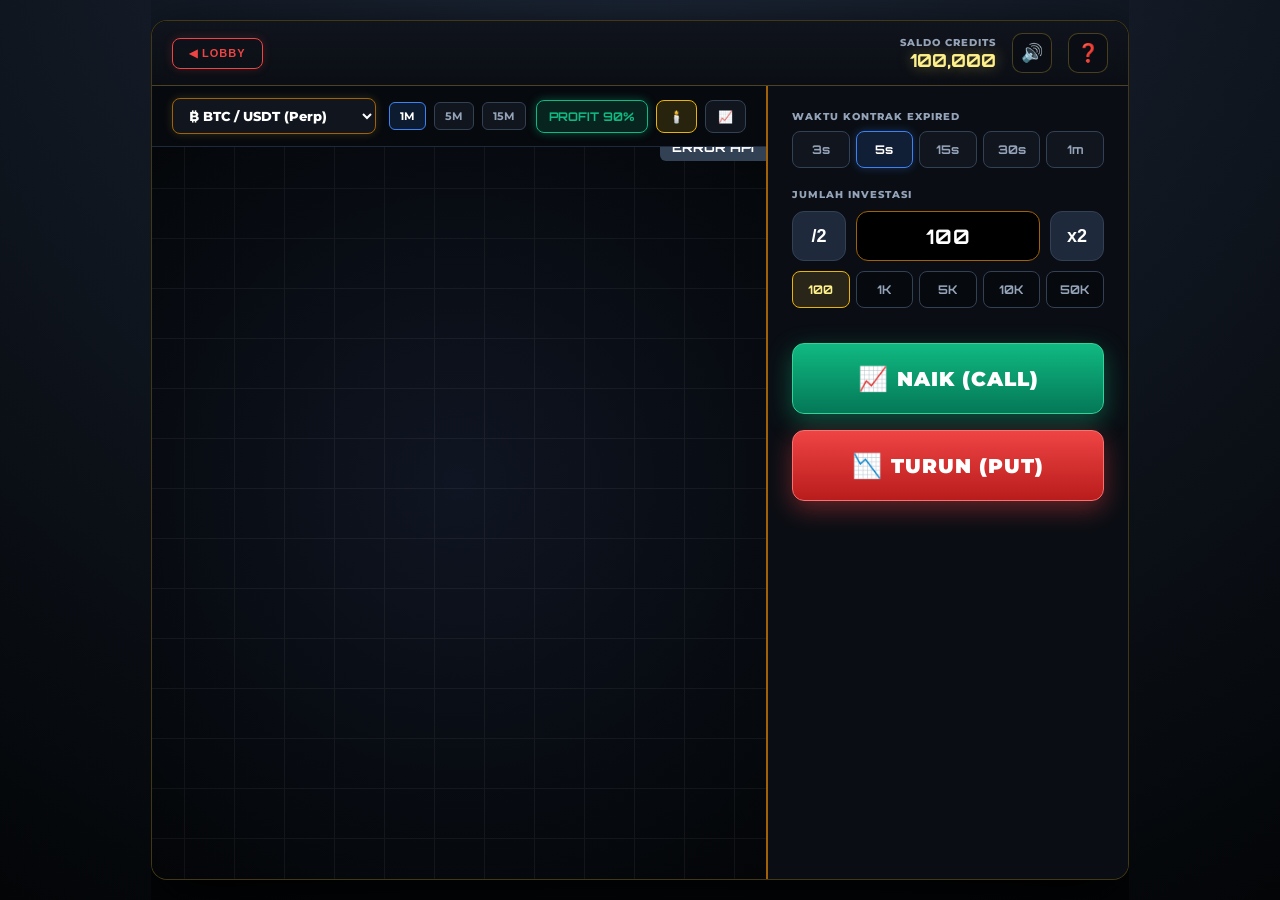
<file: trading.html>
<!DOCTYPE html>
<html lang="id">
<head>
<meta charset="UTF-8">
<meta name="viewport" content="width=device-width, initial-scale=1.0, maximum-scale=1.0, user-scalable=no, viewport-fit=cover">
<title>Binary Options VIP - Pro Trader Edition (Futures)</title>
<link href="https://fonts.googleapis.com/css2?family=Cinzel:wght@600;700;800&family=Montserrat:wght@400;500;600;700;800&family=Orbitron:wght@500;700;900&display=swap" rel="stylesheet">
<style>
  /* =========================================
     CSS VARIABLES - TEMA KASINO VIP PREMIUM
     ========================================= */
  :root {
    --bg-base: #030507; --bg-panel: #0a0e14; --bg-glass: rgba(10, 14, 20, 0.85);
    --gold-light: #fef08a; --gold-main: #eab308; --gold-dark: #a16207;
    --text-light: #f8fafc; --text-muted: #94a3b8;
    --danger: #ef4444; --danger-glow: rgba(239, 68, 68, 0.4);
    --success: #10b981; --success-glow: rgba(16, 185, 129, 0.4);
    --info: #3b82f6;
    --font-title: 'Cinzel', serif; --font-ui: 'Montserrat', sans-serif; --font-digital: 'Orbitron', sans-serif;
  }

  * { box-sizing: border-box; margin: 0; padding: 0; -webkit-tap-highlight-color: transparent; user-select: none; }

  html, body {
    background: radial-gradient(circle at 50% -20%, #1e293b 0%, var(--bg-base) 100%);
    color: var(--text-light); font-family: var(--font-ui); height: 100vh; height: 100dvh; 
    overflow: hidden; display: flex; justify-content: center; align-items: center;
  }

  #app-wrapper {
    width: 100%; max-width: 1200px; height: 100%; max-height: 100dvh;
    background: var(--bg-base); display: flex; flex-direction: column; position: relative; 
    box-shadow: 0 0 50px rgba(0,0,0,0.9); overflow: hidden;
  }
  ::-webkit-scrollbar { display: none; }

  /* TOP BAR */
  .top-bar {
    background: linear-gradient(180deg, rgba(17,21,30,0.95), rgba(17,21,30,0.6));
    backdrop-filter: blur(10px); border-bottom: 1px solid rgba(212, 175, 55, 0.3);
    padding: calc(12px + env(safe-area-inset-top)) 20px 12px; display: flex; 
    justify-content: space-between; align-items: center; z-index: 100; flex-shrink: 0;
  }
  
  .btn-back { 
    background: transparent; border: 1px solid var(--danger); color: var(--danger); 
    padding: 8px 16px; border-radius: 8px; font-weight: 800; font-size: 11px; 
    cursor: pointer; text-transform: uppercase; transition: all 0.2s ease; 
    display: flex; align-items: center; justify-content: center; 
    box-shadow: 0 0 10px rgba(239, 68, 68, 0.2); letter-spacing: 1px;
  }
  .btn-back:hover, .btn-back:active { background: var(--danger); color: #fff; }

  .stats-group { display: flex; gap: 16px; align-items: center; }
  .stat-box { text-align: right; display: flex; flex-direction: column; align-items: flex-end; }
  .stat-title { font-size: 10px; color: var(--text-muted); font-weight: 800; letter-spacing: 1px; text-transform: uppercase; }
  .stat-amount { font-family: var(--font-digital); font-size: 18px; color: var(--gold-light); font-weight: bold; text-shadow: 0 0 15px rgba(255, 223, 115, 0.4); transition: transform 0.15s;}
  .stat-amount.bump { animation: bumpNum 0.35s ease; }
  @keyframes bumpNum { 0% { transform: scale(1); } 50% { transform: scale(1.25); color: #fff;} 100% { transform: scale(1); } }

  .icon-btn { background: var(--bg-panel); border: 1px solid rgba(212, 175, 55, 0.3); color: var(--gold-light); width: 40px; height: 40px; border-radius: 10px; font-size: 18px; cursor: pointer; display: flex; align-items: center; justify-content: center; transition: 0.2s; }
  .icon-btn:hover, .icon-btn:active { background: var(--gold-dark); color: #fff; }
  .icon-btn.muted { opacity: 0.5; border-color: var(--text-muted); color: var(--text-muted); }

  .main-layout { display: flex; flex-direction: column; flex: 1; overflow: hidden; }

  /* CHART AREA & PRO TOOLBAR */
  .chart-section { flex: 1; position: relative; background: radial-gradient(circle at center, #0f1522 0%, var(--bg-base) 100%); display: flex; flex-direction: column; border-bottom: 2px solid var(--gold-dark); }
  .chart-toolbar { display: flex; justify-content: space-between; align-items: center; padding: 12px 20px; background: #06090e; border-bottom: 1px solid #1e293b; z-index: 10; flex-wrap: wrap; gap: 10px;}
  .toolbar-group { display: flex; align-items: center; gap: 8px; }

  .asset-dropdown {
    background: #11151e; border: 1px solid var(--gold-dark); color: #fff; padding: 8px 12px;
    border-radius: 8px; font-family: var(--font-ui); font-weight: 800; font-size: 13px; 
    cursor: pointer; outline: none; box-shadow: 0 0 10px rgba(212,175,55,0.2);
  }
  .asset-dropdown option { background: #0a0e14; color: #fff; }
  
  .tf-btn { background: #11151e; border: 1px solid #334155; color: var(--text-muted); padding: 6px 10px; border-radius: 6px; font-family: var(--font-ui); font-weight: 700; font-size: 11px; cursor: pointer; transition: 0.2s; }
  .tf-btn.active { background: rgba(59, 130, 246, 0.15); border-color: var(--info); color: #fff; }

  .chart-toggle-btn { background: #11151e; border: 1px solid #334155; color: var(--text-muted); padding: 8px 12px; border-radius: 8px; font-family: var(--font-ui); font-weight: 700; font-size: 12px; cursor: pointer; transition: 0.2s; }
  .chart-toggle-btn.active { background: rgba(234, 179, 8, 0.15); border-color: var(--gold-main); color: var(--gold-light); }

  .profit-badge { background: rgba(16, 185, 129, 0.15); border: 1px solid var(--success); color: var(--success); padding: 8px 12px; border-radius: 8px; font-family: var(--font-digital); font-size: 12px; font-weight: bold; box-shadow: 0 0 10px var(--success-glow); }

  .chart-container { flex: 1; position: relative; overflow: hidden; }
  .grid-overlay { position: absolute; inset: 0; z-index: 1; opacity: 0.05; background-image: linear-gradient(rgba(255,255,255,1) 1px, transparent 1px), linear-gradient(90deg, rgba(255,255,255,1) 1px, transparent 1px); background-size: 50px 50px; background-position: center center; }
  #tradeCanvas { position: absolute; inset: 0; width: 100%; height: 100%; z-index: 5; }

  /* Removed CSS transition for 'top' to allow pure 60fps JS manipulation without jitter */
  .price-tag { position: absolute; right: 0; background: var(--info); color: #fff; padding: 6px 12px; font-family: var(--font-digital); font-size: 13px; font-weight: bold; border-radius: 6px 0 0 6px; z-index: 10; transform: translateY(-50%); box-shadow: 0 0 15px rgba(59, 130, 246, 0.5); pointer-events: none;}
  .price-tag.up { background: var(--success); box-shadow: 0 0 15px var(--success-glow); }
  .price-tag.down { background: var(--danger); box-shadow: 0 0 15px var(--danger-glow); }
  .price-tag.loading { background: #334155; box-shadow: none; }

  .trade-result-float { position: absolute; left: 50%; top: 40%; transform: translate(-50%, -50%); font-family: var(--font-title); font-size: 28px; font-weight: 900; letter-spacing: 2px; z-index: 50; pointer-events: none; animation: floatUp 2s forwards; text-shadow: 0 0 20px rgba(0,0,0,0.8); white-space: nowrap; }
  .trade-result-float.win { color: var(--success); text-shadow: 0 0 20px var(--success-glow); }
  .trade-result-float.loss { color: var(--danger); text-shadow: 0 0 20px var(--danger-glow); }
  @keyframes floatUp { 0% { opacity: 0; transform: translate(-50%, 20px) scale(0.5); } 15% { opacity: 1; transform: translate(-50%, -20px) scale(1.1); } 80% { opacity: 1; transform: translate(-50%, -60px) scale(1); } 100% { opacity: 0; transform: translate(-50%, -100px) scale(1); } }

  /* CONTROL CONSOLE */
  .control-section { background: var(--bg-panel); padding: 15px 20px calc(15px + env(safe-area-inset-bottom)); display: flex; flex-direction: column; gap: 15px; z-index: 20; box-shadow: 0 -10px 40px rgba(0,0,0,0.8); }
  .time-selector-wrap { display: flex; flex-direction: column; gap: 8px; }
  .control-label { font-size: 10px; color: var(--text-muted); font-weight: 800; text-transform: uppercase; letter-spacing: 1px;}
  .time-grid { display: grid; grid-template-columns: repeat(5, 1fr); gap: 6px; }
  .time-btn { background: #11151e; border: 1px solid #334155; color: var(--text-muted); padding: 10px 0; border-radius: 8px; font-family: var(--font-digital); font-weight: bold; font-size: 12px; cursor: pointer; transition: 0.2s; }
  .time-btn.active { background: rgba(59, 130, 246, 0.15); border-color: var(--info); color: #fff; box-shadow: 0 0 10px rgba(59,130,246,0.3); }

  .bet-control-grid { display: flex; flex-direction: column; gap: 10px; }
  .bet-input-row { display: flex; gap: 10px; height: 50px; }
  .bet-btn-ctrl { width: 54px; background: #1e293b; border: 1px solid #334155; color: #fff; border-radius: 12px; font-size: 18px; font-weight: 800; display: flex; align-items: center; justify-content: center; cursor: pointer; transition: 0.15s; flex-shrink: 0; }
  .bet-btn-ctrl:active { transform: scale(0.92); background: var(--gold-dark); border-color: var(--gold-main); }
  .bet-display-box { flex: 1; background: #000; border-radius: 12px; border: 1px solid var(--gold-dark); display: flex; flex-direction: column; align-items: center; justify-content: center; box-shadow: inset 0 0 15px rgba(0,0,0,0.8); }
  .bet-display-val { font-family: var(--font-digital); font-size: 20px; color: #fff; font-weight: bold; letter-spacing: 1px;}

  .chip-selector { display: flex; justify-content: space-between; gap: 6px; }
  .chip-btn { flex: 1; padding: 10px 0; border-radius: 8px; border: 1px solid #334155; background: #06090e; color: var(--text-muted); font-family: var(--font-digital); font-size: 12px; font-weight: bold; cursor: pointer; transition: 0.2s; }
  .chip-btn:active { transform: scale(0.9); }
  .chip-btn.active { background: rgba(212, 175, 55, 0.15); border-color: var(--gold-main); color: var(--gold-light); }
  
  .action-buttons { display: flex; gap: 10px; margin-top: 5px;}
  .btn-trade { flex: 1; border: none; padding: 16px; border-radius: 12px; font-family: var(--font-ui); font-weight: 900; font-size: 16px; cursor: pointer; text-transform: uppercase; letter-spacing: 1px; transition: all 0.2s; display: flex; align-items: center; justify-content: center; gap: 8px; color: #fff; }
  .btn-trade:active { transform: translateY(3px); }
  .btn-call { background: linear-gradient(180deg, var(--success), #047857); box-shadow: 0 8px 25px var(--success-glow); border: 1px solid #34d399;}
  .btn-call:hover { box-shadow: 0 10px 30px rgba(16,185,129,0.7); filter: brightness(1.15); }
  .btn-put { background: linear-gradient(180deg, var(--danger), #b91c1c); box-shadow: 0 8px 25px var(--danger-glow); border: 1px solid #f87171;}
  .btn-put:hover { box-shadow: 0 10px 30px rgba(239,68,68,0.7); filter: brightness(1.15); }

  canvas.confetti { position: absolute; inset: 0; pointer-events: none; z-index: 9999; }

  /* MODALS & TOAST */
  .toast { position: absolute; top: 90px; left: 50%; transform: translateX(-50%) translateY(-20px); background: #000; border: 2px solid var(--gold-dark); color: var(--gold-light); padding: 12px 24px; border-radius: 8px; font-size: 13px; font-weight: 700; z-index: 5000; opacity: 0; transition: 0.4s cubic-bezier(0.175, 0.885, 0.32, 1.275); pointer-events: none; text-align: center; white-space: nowrap; box-shadow: 0 15px 30px rgba(0,0,0,0.8); }
  .toast.show { opacity: 1; transform: translateX(-50%) translateY(0); }
  .modal-overlay { position: absolute; inset: 0; background: rgba(0,0,0,0.9); backdrop-filter: blur(5px); display: flex; justify-content: center; align-items: center; z-index: 3000; opacity: 0; pointer-events: none; transition: 0.3s; padding: 20px; }
  .modal-overlay.show { opacity: 1; pointer-events: auto; }
  .modal-box { background: var(--bg-panel); border: 2px solid var(--gold-main); border-radius: 20px; padding: 30px 24px; width: 100%; max-width: 420px; position: relative; box-shadow: 0 30px 60px rgba(0,0,0,0.9), inset 0 0 20px rgba(0,0,0,0.5); transform: translateY(20px); transition: 0.3s; }
  .modal-overlay.show .modal-box { transform: translateY(0); }
  .modal-box h2 { font-family: var(--font-title); font-size: 22px; color: var(--gold-light); text-align: center; margin-bottom: 24px; letter-spacing: 1px;}
  .btn-close-modal { position: absolute; top: 16px; right: 16px; background: transparent; border: none; color: var(--text-muted); width: 36px; height: 36px; font-size: 26px; cursor: pointer; display: flex; align-items: center; justify-content: center; transition: 0.2s; line-height: 1; }
  .btn-close-modal:hover { color: var(--danger); transform: rotate(90deg);}
  .how-to-list { font-size: 13px; color: var(--text-muted); line-height: 1.8; padding-left: 20px; margin-bottom: 24px; }
  .how-to-list li { margin-bottom: 12px; }
  .how-to-list b { color: var(--gold-light); }
  .btn-modal-action { width: 100%; background: linear-gradient(180deg, var(--gold-main), var(--gold-dark)); color: #000; border: none; padding: 14px; border-radius: 10px; font-weight: 800; font-size: 14px; cursor: pointer; transition: 0.2s; font-family: var(--font-ui); }

  @media (min-width: 768px) {
    #app-wrapper { border-radius: 16px; margin: 20px auto; height: calc(100dvh - 40px); border: 1px solid rgba(212, 175, 55, 0.3); box-shadow: 0 20px 60px rgba(0,0,0,1);}
    .main-layout { flex-direction: row; }
    .chart-section { border-right: 2px solid var(--gold-dark); border-bottom: none; }
    .control-section { width: 360px; padding: 24px; border-radius: 0; box-shadow: none; justify-content: flex-start;}
    .action-buttons { flex-direction: column; gap: 16px; margin-top: 20px;}
    .btn-trade { padding: 20px; font-size: 20px;}
  }
</style>
</head>
<body>

<div id="app-wrapper">
  <canvas id="confettiCanvas" class="confetti"></canvas>

  <header class="top-bar">
    <button class="btn-back" id="btnExit" onclick="saveAndExit()">◀ LOBBY</button>
    <div class="stats-group">
      <div class="stat-box">
        <div class="stat-title">SALDO CREDITS</div>
        <div class="stat-amount" id="displayBalance">0</div>
      </div>
      <button class="icon-btn" id="btnSound" onclick="toggleSound()" title="Suara">🔊</button>
      <button class="icon-btn" onclick="openHelpModal()" title="Cara Main">❓</button>
    </div>
  </header>

  <div class="main-layout">
    <div class="chart-section">
      <div class="chart-toolbar">
        <div class="toolbar-group">
          <!-- DROPDOWN FUTURES PERPETUAL -->
<!-- Cari bagian ini di dalam kode HTML sebelumnya -->
<select id="assetSelect" class="asset-dropdown" onchange="loadSymbol(this.value)">
  <option value="BTCUSDT">₿ BTC / USDT (Perp)</option>
  <option value="ETHUSDT">♦ ETH / USDT (Perp)</option>
  <option value="BNBUSDT">🔶 BNB / USDT (Perp)</option>
  <option value="SOLUSDT">◎ SOL / USDT (Perp)</option>
  <option value="XRPUSDT">✕ XRP / USDT (Perp)</option>
  <option value="DOGEUSDT">🐶 DOGE / USDT (Perp)</option>
  
  <!-- Tambahkan PAXG di sini -->
  <option value="PAXGUSDT">🥇 PAXG / USDT (Perp)</option>
</select>
          
          <div class="toolbar-group" style="margin-left:5px;">
            <button class="tf-btn active" onclick="changeChartTimeframe(60000, '1m', this)">1M</button>
            <button class="tf-btn" onclick="changeChartTimeframe(300000, '5m', this)">5M</button>
            <button class="tf-btn" onclick="changeChartTimeframe(900000, '15m', this)">15M</button>
          </div>
        </div>
        
        <div class="toolbar-group">
          <div class="profit-badge">PROFIT 90%</div>
          <button class="chart-toggle-btn active" id="btnCandle" onclick="setChartType('CANDLE')">🕯️</button>
          <button class="chart-toggle-btn" id="btnLine" onclick="setChartType('LINE')">📈</button>
        </div>
      </div>

      <div class="chart-container" id="chartArea">
        <div class="grid-overlay"></div>
        <canvas id="tradeCanvas"></canvas>
        <div class="price-tag loading" id="priceTag">CONNECTING...</div>
      </div>
    </div>

    <div class="control-section">
      <div class="time-selector-wrap">
        <span class="control-label">WAKTU KONTRAK EXPIRED</span>
        <div class="time-grid">
          <button class="time-btn" onclick="setTradeDuration(3000, this)">3s</button>
          <button class="time-btn active" onclick="setTradeDuration(5000, this)">5s</button>
          <button class="time-btn" onclick="setTradeDuration(15000, this)">15s</button>
          <button class="time-btn" onclick="setTradeDuration(30000, this)">30s</button>
          <button class="time-btn" onclick="setTradeDuration(60000, this)">1m</button>
        </div>
      </div>

      <div class="bet-control-grid">
        <span class="control-label" style="margin-top: 5px;">JUMLAH INVESTASI</span>
        <div class="bet-input-row">
          <button class="bet-btn-ctrl" onclick="adjustBet(0.5)">/2</button>
          <div class="bet-display-box">
            <span class="bet-display-val" id="betDisplay">100</span>
          </div>
          <button class="bet-btn-ctrl" onclick="adjustBet(2)">x2</button>
        </div>

        <div class="chip-selector">
          <button class="chip-btn active" onclick="setBetAmount(100, this)">100</button>
          <button class="chip-btn" onclick="setBetAmount(1000, this)">1K</button>
          <button class="chip-btn" onclick="setBetAmount(5000, this)">5K</button>
          <button class="chip-btn" onclick="setBetAmount(10000, this)">10K</button>
          <button class="chip-btn" onclick="setBetAmount(50000, this)">50K</button>
        </div>
      </div>

      <div class="action-buttons">
        <button class="btn-trade btn-call" onclick="placeTrade('CALL')">
          <span style="font-size: 24px;">📈</span> NAIK (CALL)
        </button>
        <button class="btn-trade btn-put" onclick="placeTrade('PUT')">
          <span style="font-size: 24px;">📉</span> TURUN (PUT)
        </button>
      </div>
    </div>
  </div>

  <div class="toast" id="toast"></div>

  <div class="modal-overlay" id="helpModal">
    <div class="modal-box">
      <button class="btn-close-modal" onclick="closeHelpModal()">×</button>
      <h2>CARA BERMAIN TRADING VIP</h2>
      <ol class="how-to-list">
        <li>Pilih <b>Asset / Market</b> (BTC, ETH, SOL, dsb).</li>
        <li>Tentukan <b>Waktu Kontrak</b> (Kapan posisi akan kadaluarsa).</li>
        <li>Anda dapat <b>Membuka Banyak Posisi</b> sekaligus tanpa jeda!</li>
        <li>Jika tebakan Anda benar, Anda mendapat pengembalian + <b>Profit 90%</b>!</li>
      </ol>
      <button class="btn-modal-action" onclick="closeHelpModal()">SAYA MENGERTI</button>
    </div>
  </div>

</div>

<script src="api.js"></script>
<script>
/**
 * ==============================================================
 * 1. AUTH & SETUP (RTP INTEGRATION)
 * ==============================================================
 */
function getLocalUser() {
    try {
        const stored = localStorage.getItem('currentUser');
        return stored ? JSON.parse(stored) : {username: 'Player1', balance: 100000};
    } catch (e) {
        return {username: 'Player1', balance: 100000};
    }
}

let currentUser = getLocalUser();
localStorage.setItem('currentUser', JSON.stringify(currentUser));

let playerWinRate = 0.15; // RTP Default / Bandar Mode
const MIN_BET = 100;
const PROFIT_MULTIPLIER = 1.90; 
const SOUND_KEY = 'trading_sound';

let soundOn = localStorage.getItem(SOUND_KEY) !== 'off';
let tradeDuration = 5000; 

// Konfigurasi Chart Realistis
let CANDLE_PERIOD = 60000; // Milliseconds (1M)
let BINANCE_INTERVAL = '1m';
const MAX_CANDLES = 30; 

let currentSymbol = 'BTCUSDT';
let currentPrice = 0; 
let realMarketPrice = 0;

if (typeof api !== 'undefined' && api.getDatabase) {
  api.getDatabase().then(db => {
    if (db && db.users) {
      const freshUser = db.users.find(u => u.username === currentUser.username);
      if (freshUser) {
        if (freshUser.winRate !== undefined) playerWinRate = parseFloat(freshUser.winRate) / 100;
        currentUser.balance = freshUser.balance;
        updateBalanceUI(false);
      }
    }
  });
}

async function saveToServer() {
  if (typeof api !== 'undefined' && api.saveProgress) {
    try { await api.saveProgress(currentUser.username, currentUser.balance, currentUser.level || 1, currentUser.exp || 0); } catch(e) {}
  }
}

async function saveAndExit() { 
  document.getElementById('btnExit').innerHTML = "SAVING..."; 
  await saveToServer(); 
  window.location.href = 'index.html'; 
}

function updateBalanceUI(bump) {
  const balEl = document.getElementById('displayBalance');
  balEl.textContent = currentUser.balance.toLocaleString();
  if (bump) { 
    balEl.classList.remove('bump'); 
    // Trigger reflow for animation restart
    void balEl.offsetWidth; 
    balEl.classList.add('bump'); 
  }
}
updateBalanceUI(false);

function showToast(msg) {
  const t = document.getElementById('toast');
  t.textContent = msg; t.classList.add('show');
  clearTimeout(t._timer); t._timer = setTimeout(() => t.classList.remove('show'), 2200);
}

function openHelpModal() { document.getElementById('helpModal').classList.add('show'); }
function closeHelpModal() { document.getElementById('helpModal').classList.remove('show'); }
document.querySelectorAll('.modal-overlay').forEach(overlay => { 
  overlay.addEventListener('click', (e) => { 
    if (e.target === overlay) overlay.classList.remove('show'); 
  }); 
});

/** SOUND ENGINE **/
let audioCtx = null;
function ensureAudio() { 
  if (!audioCtx) { 
    try { audioCtx = new (window.AudioContext || window.webkitAudioContext)(); } catch(e) {} 
  } 
}
function beep(freq, duration, type, gainVal) {
  if (!soundOn || !audioCtx) return;
  const osc = audioCtx.createOscillator(); const gain = audioCtx.createGain();
  osc.type = type || 'sine'; osc.frequency.value = freq; gain.gain.value = gainVal || 0.05;
  osc.connect(gain); gain.connect(audioCtx.destination); osc.start();
  gain.gain.exponentialRampToValueAtTime(0.0001, audioCtx.currentTime + duration); 
  osc.stop(audioCtx.currentTime + duration);
}
function sfxClick() { beep(600, 0.1, 'sine', 0.02); }
function sfxTradeStart() { beep(400, 0.3, 'square', 0.03); }
function sfxWin() { beep(600, 0.1, 'triangle', 0.05); setTimeout(() => beep(900, 0.2, 'triangle', 0.05), 100); }
function sfxLoss() { beep(200, 0.4, 'sawtooth', 0.05); }

function toggleSound() { 
  soundOn = !soundOn; 
  localStorage.setItem(SOUND_KEY, soundOn ? 'on' : 'off'); 
  const btn = document.getElementById('btnSound');
  btn.textContent = soundOn ? '🔊' : '🔇'; 
  btn.classList.toggle('muted', !soundOn); 
  if (soundOn) ensureAudio(); 
}
document.getElementById('btnSound').textContent = soundOn ? '🔊' : '🔇';
document.getElementById('btnSound').classList.toggle('muted', !soundOn);

/** UI CONTROLS **/
let currentBet = 100;
function clearChipActive() { document.querySelectorAll('.chip-btn').forEach(b => b.classList.remove('active')); }
function setBetAmount(amount, btnEl) { 
  sfxClick(); 
  const cap = currentUser.balance > 0 ? currentUser.balance : amount; 
  currentBet = Math.max(MIN_BET, Math.min(amount, cap)); 
  document.getElementById('betDisplay').textContent = currentBet.toLocaleString(); 
  clearChipActive(); 
  if (btnEl) btnEl.classList.add('active'); 
}
function adjustBet(factor) { 
  sfxClick(); 
  let next = Math.floor(currentBet * factor); 
  if (next < MIN_BET) next = MIN_BET; 
  if (next > currentUser.balance) next = currentUser.balance > 0 ? currentUser.balance : MIN_BET; 
  currentBet = next; 
  document.getElementById('betDisplay').textContent = currentBet.toLocaleString(); 
  clearChipActive(); 
}
function setTradeDuration(ms, btnEl) { 
  sfxClick(); 
  tradeDuration = ms; 
  document.querySelectorAll('.time-btn').forEach(b => b.classList.remove('active')); 
  btnEl.classList.add('active'); 
}

function changeChartTimeframe(ms, intervalStr, btnEl) {
  sfxClick();
  CANDLE_PERIOD = ms;
  BINANCE_INTERVAL = intervalStr;
  document.querySelectorAll('.tf-btn').forEach(b => b.classList.remove('active'));
  btnEl.classList.add('active');
  loadSymbol(currentSymbol); 
}

/**
 * ==============================================================
 * 2. CHART ENGINE (100% REAL-TIME BINANCE API)
 * ==============================================================
 */
const canvas = document.getElementById('tradeCanvas');
const ctx = canvas.getContext('2d');
let animFrame; 
let chartType = 'CANDLE'; 

function setChartType(type) { 
  chartType = type; 
  document.getElementById('btnCandle').classList.toggle('active', type === 'CANDLE'); 
  document.getElementById('btnLine').classList.toggle('active', type === 'LINE'); 
}

let candles = []; 
let currentCandle = null;
let activeTrades = [];
let tradeIdCounter = 0;

function resizeCanvas() { 
  canvas.width = canvas.parentElement.clientWidth; 
  canvas.height = canvas.parentElement.clientHeight; 
}
window.addEventListener('resize', resizeCanvas); 
resizeCanvas();

function drawChart() {
  const now = Date.now();
  ctx.clearRect(0, 0, canvas.width, canvas.height);
  if (candles.length === 0 || !currentCandle) return;

  const paddingTop = canvas.height * 0.15; 
  const paddingBottom = canvas.height * 0.15; 
  
  // PENAMBAHAN RUANG KOSONG (PADDING) DI KANAN
  const paddingRight = 95; // Jarak 95px untuk label harga agar tidak menimpa candle
  const renderWidth = canvas.width - paddingRight; // Lebar efektif untuk menggambar chart
  
  const renderHeight = canvas.height - paddingTop - paddingBottom;
  let minP = Math.min(...candles.map(c => c.l)); 
  let maxP = Math.max(...candles.map(c => c.h));
  
  activeTrades.forEach(t => { 
    if(t.entryPrice < minP) minP = t.entryPrice; 
    if(t.entryPrice > maxP) maxP = t.entryPrice; 
  });

  let paddingY = (maxP - minP) * 0.15;
  let minPadding = currentPrice * 0.0001; 
  if (paddingY < minPadding) paddingY = minPadding;
  
  const scaleY = (val) => { 
    let normalized = (val - (minP - paddingY)) / ((maxP + paddingY) - (minP - paddingY)); 
    return canvas.height - paddingBottom - (normalized * renderHeight); 
  };

  // Hitung spasi berdasarkan renderWidth, bukan canvas.width full
  const candleSpacing = renderWidth / MAX_CANDLES; 
  const candleWidth = candleSpacing * 0.7; 
  
  let elapsedInCandle = now - currentCandle.openTime;
  let shiftX = (elapsedInCandle / CANDLE_PERIOD) * candleSpacing;
  if (shiftX > candleSpacing) shiftX = candleSpacing; 
  
  // Titik X paling kanan sekarang dibatasi oleh paddingRight
  let baseX = renderWidth - (candleSpacing / 2); 
  let lastX = baseX - shiftX; 
  let lastY = scaleY(currentPrice);

  // MENGGAMBAR GARIS ENTRY UNTUK SEMUA POSISI AKTIF
  activeTrades.forEach(t => {
    const entryY = scaleY(t.entryPrice);
    const color = t.direction === 'CALL' ? '#10b981' : '#ef4444';
    
    ctx.fillStyle = t.direction === 'CALL' ? 'rgba(16, 185, 129, 0.05)' : 'rgba(239, 68, 68, 0.05)';
    if (t.direction === 'CALL') ctx.fillRect(0, 0, canvas.width, entryY); 
    else ctx.fillRect(0, entryY, canvas.width, canvas.height);

    ctx.beginPath(); ctx.moveTo(0, entryY); ctx.lineTo(canvas.width, entryY); 
    ctx.strokeStyle = color; ctx.lineWidth = 1.5; ctx.setLineDash([4, 4]); 
    ctx.stroke(); ctx.setLineDash([]);
    
    ctx.fillStyle = color; ctx.font = 'bold 11px Montserrat'; ctx.textAlign = 'left';
    let remaining = Math.max(0, Math.ceil((t.expiryTime - now) / 1000));
    ctx.fillText(`${t.direction} $${t.amount} (${remaining}s)`, 10, entryY - 6);
  });

  if (chartType === 'LINE') {
    ctx.beginPath();
    for (let i = 0; i < candles.length; i++) {
      let offsetIndex = (candles.length - 1 - i); 
      let x = baseX - (offsetIndex * candleSpacing) - shiftX; 
      let y = scaleY(candles[i].c);
      if (i === 0) ctx.moveTo(x, y); else ctx.lineTo(x, y);
    }
    ctx.strokeStyle = '#3b82f6'; ctx.lineWidth = 3; ctx.lineJoin = 'round'; ctx.stroke();
    ctx.lineTo(lastX, canvas.height); 
    ctx.lineTo(baseX - ((candles.length - 1) * candleSpacing) - shiftX, canvas.height); 
    ctx.closePath();
    
    let gradient = ctx.createLinearGradient(0, 0, 0, canvas.height); 
    gradient.addColorStop(0, 'rgba(59,130,246,0.3)'); 
    gradient.addColorStop(1, 'rgba(0,0,0,0)'); 
    ctx.fillStyle = gradient; ctx.fill();
  } else {
    for (let i = 0; i < candles.length; i++) {
      let c = candles[i]; 
      let color = c.c >= c.o ? '#10b981' : '#ef4444'; 
      let offsetIndex = (candles.length - 1 - i); 
      let x = baseX - (offsetIndex * candleSpacing) - shiftX;
      let yOpen = scaleY(c.o); let yClose = scaleY(c.c); 
      let yHigh = scaleY(c.h); let yLow = scaleY(c.l);
      
      ctx.strokeStyle = color; ctx.fillStyle = color; ctx.lineWidth = 1.5;
      ctx.beginPath(); ctx.moveTo(x, yHigh); ctx.lineTo(x, yLow); ctx.stroke();
      
      const bodyY = Math.min(yOpen, yClose); 
      let bodyH = Math.abs(yOpen - yClose); 
      if (bodyH < 2) bodyH = 2; 
      ctx.fillRect(x - (candleWidth / 2), bodyY, candleWidth, bodyH);
    }
  }

  // TAMBAHAN: Garis panduan penghubung dari harga ke label kanan (Lebih Estetik)
  ctx.beginPath();
  ctx.moveTo(lastX, lastY);
  ctx.lineTo(canvas.width, lastY);
  ctx.strokeStyle = 'rgba(59, 130, 246, 0.4)';
  ctx.lineWidth = 1;
  ctx.setLineDash([2, 4]);
  ctx.stroke();
  ctx.setLineDash([]);

  // Titik harga berjalan (Blinker)
  ctx.beginPath(); 
  ctx.arc(lastX, lastY, 5, 0, Math.PI*2); 
  ctx.fillStyle = '#fff'; ctx.shadowColor = '#3b82f6'; ctx.shadowBlur = 15; 
  ctx.fill(); ctx.shadowBlur = 0;

  // DOM Update untuk Indikator Harga
  let decimals = currentPrice < 10 ? 4 : (currentPrice < 1000 ? 2 : 1);
  const tag = document.getElementById('priceTag');
  tag.textContent = currentPrice.toFixed(decimals);
  tag.style.top = `${lastY}px`;
}

/**
 * ==============================================================
 * 3. BINANCE DATA FETCHING & WEBSOCKET (FUTURES API)
 * ==============================================================
 */
let binanceWS = null;
let reconnectTimer = null;

async function fetchBinanceHistory(symbol) {
  // Menggunakan fapi (Futures API) Binance
  const url = `https://fapi.binance.com/fapi/v1/klines?symbol=${symbol}&interval=${BINANCE_INTERVAL}&limit=${MAX_CANDLES}`;
  try {
    const res = await fetch(url);
    if (!res.ok) throw new Error("Gagal Load");
    const data = await res.json();
    candles = data.map(d => ({
      openTime: d[0],
      o: parseFloat(d[1]), h: parseFloat(d[2]), l: parseFloat(d[3]), c: parseFloat(d[4])
    }));
    currentCandle = candles[candles.length - 1];
    currentPrice = currentCandle.c;
    realMarketPrice = currentPrice;
    
    document.getElementById('priceTag').classList.remove('loading');
  } catch (error) {
    console.error("Gagal memuat history Binance Futures", error);
    document.getElementById('priceTag').textContent = "ERROR API";
  }
}

function connectWS(symbol) {
  if (binanceWS) {
      binanceWS.onclose = null; // Prevent trigger
      binanceWS.close();
  }
  
  clearTimeout(reconnectTimer);
  let streamName = `${symbol.toLowerCase()}@kline_${BINANCE_INTERVAL}`;
  
  // Menggunakan fstream (Futures WebSocket) Binance
  binanceWS = new WebSocket(`wss://fstream.binance.com/ws/${streamName}`);
  
  binanceWS.onmessage = (event) => {
    let msg = JSON.parse(event.data);
    let k = msg.k;
    realMarketPrice = parseFloat(k.c);
    let kOpenTime = k.t;

    if (!currentCandle || currentCandle.openTime !== kOpenTime) {
        let newCandle = { openTime: kOpenTime, o: parseFloat(k.o), h: parseFloat(k.h), l: parseFloat(k.l), c: parseFloat(k.c) };
        candles.push(newCandle);
        if (candles.length > MAX_CANDLES) candles.shift();
        currentCandle = newCandle;
    }

    if (activeTrades.length === 0) {
        currentPrice = realMarketPrice;
        currentCandle.o = parseFloat(k.o);
        currentCandle.h = parseFloat(k.h);
        currentCandle.l = parseFloat(k.l);
        currentCandle.c = parseFloat(k.c);
        
        const tag = document.getElementById('priceTag');
        tag.classList.remove('up', 'down');
        if (currentCandle.c > currentCandle.o) tag.classList.add('up');
        else if (currentCandle.c < currentCandle.o) tag.classList.add('down');
    }
  };

  // Mekanisme Auto-Reconnect untuk Stabilitas Jangka Panjang
  binanceWS.onerror = () => { binanceWS.close(); };
  binanceWS.onclose = () => {
    console.log("WebSocket Futures Terputus. Mencoba reconnect...");
    reconnectTimer = setTimeout(() => connectWS(currentSymbol), 3000);
  };
}

async function loadSymbol(symbol) {
  sfxClick();
  currentSymbol = symbol;
  
  const pTag = document.getElementById('priceTag');
  pTag.textContent = "MEMUAT...";
  pTag.classList.add('loading');
  pTag.classList.remove('up', 'down');
  
  activeTrades = []; 
  await fetchBinanceHistory(symbol);
  connectWS(symbol);
  
  if(!animFrame) animFrame = requestAnimationFrame(gameLoop);
}

loadSymbol(currentSymbol);

let lastTickTime = Date.now();

function updateLocalFakeCandle(price) {
  if (!currentCandle) return;
  currentCandle.c = price;
  if (price > currentCandle.h) currentCandle.h = price;
  if (price < currentCandle.l) currentCandle.l = price;
}

function gameLoop() {
  const now = Date.now();
  let dt = now - lastTickTime;
  
  // Throttle tick rate ke ~60fps agar pergerakan grafik selalu hidup (flicker realtime)
  if (dt > 16) { 
    let priceScale = currentPrice * 0.00002; // Skala pergerakan micro

    if (activeTrades.length > 0) {
        // MODE BANDAR (Dimanipulasi perlahan)
        let sortedTrades = [...activeTrades].sort((a,b) => a.expiryTime - b.expiryTime);
        let nearestTrade = sortedTrades[0];
        let remaining = nearestTrade.expiryTime - now;
        
        let targetDiff = 0;
        let pullFactor = 0;

        if (remaining < 3000) {
            // Tarikan halus menuju target bandar di 3 detik terakhir
            targetDiff = nearestTrade.targetPrice - currentPrice;
            pullFactor = 0.05; 
        } else {
            // Jika masih lama, biarkan ikuti market asli agar terlihat natural
            targetDiff = realMarketPrice - currentPrice;
            pullFactor = 0.02; 
        }
        
        let bias = targetDiff * pullFactor;
        let noise = (Math.random() - 0.5) * priceScale; 
        
        currentPrice += bias + noise;
    } else {
        // MODE NORMAL: Mengalir mulus kembali ke harga market asli (Tanpa lompat)
        let diff = realMarketPrice - currentPrice;
        let noise = (Math.random() - 0.5) * priceScale * 0.5; // Tambah getaran natural
        
        // Lerp (Linear Interpolation) 5% menuju harga asli setiap frame (sangat mulus)
        currentPrice += (diff * 0.05) + noise; 
    }
    
    updateLocalFakeCandle(currentPrice);
    lastTickTime = now - (dt % 16); 
  }

  // Jarak koreksi mikroskopis saat expired
  let safetyGap = currentPrice * 0.000005; 

  for(let i = activeTrades.length - 1; i >= 0; i--) {
      let t = activeTrades[i];
      if (now >= t.expiryTime) {
          // Hanya menggeser sangat tipis JIKA posisinya ternyata belum sesuai target
          if (t.isWin) {
              if(t.direction === 'CALL' && currentPrice <= t.entryPrice) currentPrice = t.entryPrice + safetyGap;
              if(t.direction === 'PUT' && currentPrice >= t.entryPrice) currentPrice = t.entryPrice - safetyGap;
          } else {
              if(t.direction === 'CALL' && currentPrice >= t.entryPrice) currentPrice = t.entryPrice - safetyGap;
              if(t.direction === 'PUT' && currentPrice <= t.entryPrice) currentPrice = t.entryPrice + safetyGap;
          }
          
          updateLocalFakeCandle(currentPrice);
          resolveTrade(t);
          activeTrades.splice(i, 1);
          
          // CATATAN: Kode reset kasar (currentPrice = realMarketPrice) SUDAH DIHAPUS. 
          // Setelah ini harga akan menyesuaikan diri secara halus melalui Mode Normal di atas.
      }
  }

  drawChart();
  animFrame = requestAnimationFrame(gameLoop);
}

/**
 * ==============================================================
 * 4. TRADING LOGIC
 * ==============================================================
 */
function placeTrade(direction) {
  ensureAudio();
  if (currentUser.balance < currentBet) return showToast('Saldo tidak cukup!');
  if (!currentCandle) return showToast('Koneksi pasar tertunda, coba lagi.');
  
  sfxTradeStart();
  currentUser.balance -= currentBet;
  updateBalanceUI(true);
  
  let isWin = Math.random() < playerWinRate;
  
  // Buat gap kemenangan/kekalahan SANGAT TIPIS (1 hingga 3 micro-tick saja)
  let priceScale = currentPrice * 0.00002; 
  let margin = priceScale * (1 + Math.random() * 2); 
  
  let targetPrice = currentPrice + (direction === 'CALL' ? (isWin ? margin : -margin) : (isWin ? -margin : margin));
  
  activeTrades.push({
      id: ++tradeIdCounter,
      direction: direction,
      amount: currentBet,
      entryPrice: currentPrice,
      targetPrice: targetPrice,
      startTime: Date.now(),
      expiryTime: Date.now() + tradeDuration,
      isWin: isWin
  });
}

function resolveTrade(t) {
  let winAmount = 0;
  if (t.isWin) {
      sfxWin(); winAmount = Math.floor(t.amount * PROFIT_MULTIPLIER);
      currentUser.balance += winAmount; updateBalanceUI(true);
      confettiEngine.burst(30); showFloatingResult(true, winAmount);
  } else {
      sfxLoss(); showFloatingResult(false, t.amount);
  }
  saveToServer();
}

function showFloatingResult(isWin, amount) {
  const floater = document.createElement('div');
  floater.className = 'trade-result-float ' + (isWin ? 'win' : 'loss');
  floater.innerHTML = isWin ? `PROFIT +${amount.toLocaleString()}` : `LOSS -${amount.toLocaleString()}`;
  document.getElementById('chartArea').appendChild(floater);
  setTimeout(() => { if(floater.parentNode) floater.remove(); }, 2000);
}

/** CONFETTI ENGINE **/
const confettiEngine = {
  canvas: document.getElementById('confettiCanvas'), ctx: null, parts: [], colors: ['#10b981', '#34d399', '#fef08a', '#ffffff'],
  init() { this.ctx = this.canvas.getContext('2d'); this.resize(); window.addEventListener('resize', () => this.resize()); this.run(); },
  resize() { const wrapper = document.getElementById('app-wrapper'); this.canvas.width = wrapper.clientWidth; this.canvas.height = wrapper.clientHeight; },
  burst(count) { for (let i = 0; i < count; i++) { this.parts.push({ x: this.canvas.width / 2, y: this.canvas.height / 2, vx: (Math.random() - 0.5) * 30, vy: (Math.random() - 1) * 30, size: Math.random() * 8 + 4, color: this.colors[Math.floor(Math.random() * this.colors.length)], rot: Math.random() * 360, rotSpd: (Math.random() - 0.5) * 20, life: 1 }); } },
  run() {
    this.ctx.clearRect(0, 0, this.canvas.width, this.canvas.height);
    for (let i = this.parts.length - 1; i >= 0; i--) {
      let p = this.parts[i]; p.vy += 0.8; p.x += p.vx; p.y += p.vy; p.rot += p.rotSpd; p.life -= 0.015;
      this.ctx.save(); this.ctx.translate(p.x, p.y); this.ctx.rotate(p.rot * Math.PI / 180);
      this.ctx.fillStyle = p.color; this.ctx.globalAlpha = Math.max(p.life, 0);
      this.ctx.fillRect(-p.size / 2, -p.size / 2, p.size, p.size); this.ctx.restore();
      if (p.y > this.canvas.height || p.life <= 0) this.parts.splice(i, 1);
    }
    requestAnimationFrame(() => this.run());
  }
};
confettiEngine.init();

</script>
</body>
</html>
</file>
